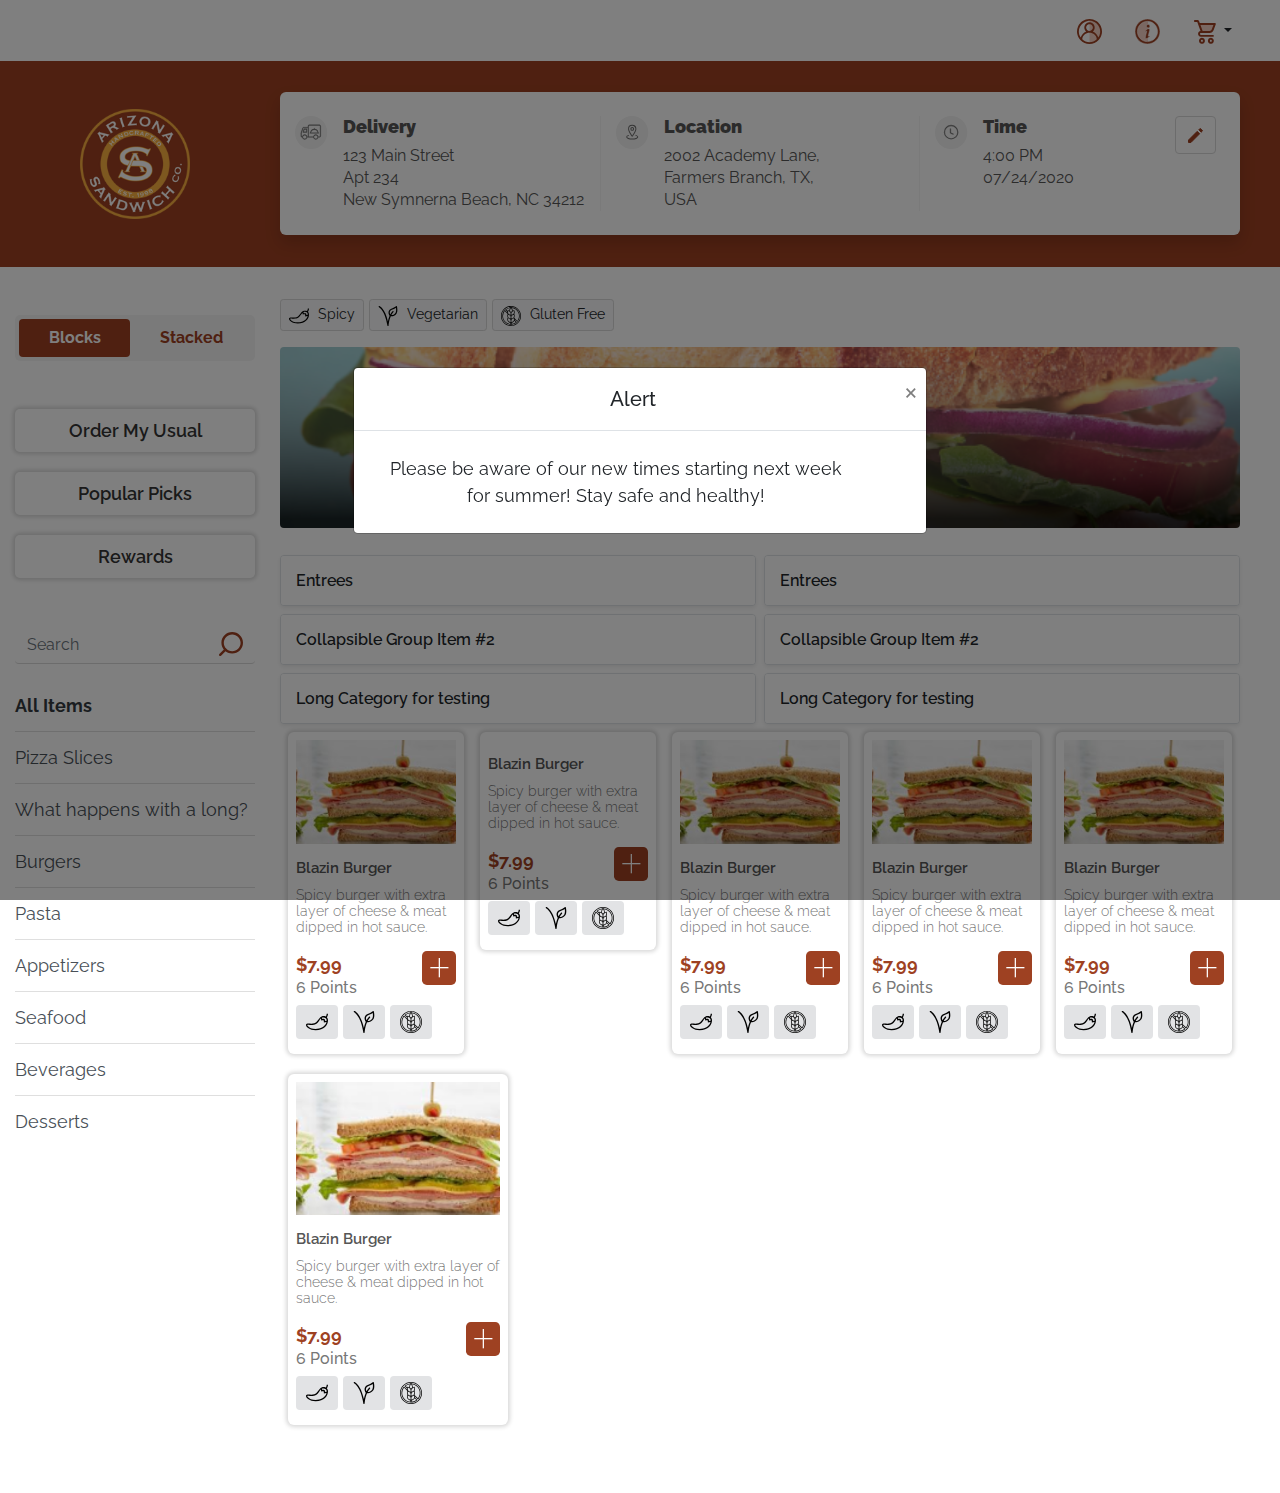
<file: index.html>
<!DOCTYPE html>
<html lang="en">
  <head>
    <!-- Required meta tags -->
    <meta charset="utf-8" />
    <meta
      name="viewport"
      content="width=device-width, initial-scale=1, shrink-to-fit=no"
    />

    <!-- Bootstrap CSS -->
    <link
      href="https://fonts.googleapis.com/css2?family=Raleway:wght@200;300;400;600;700&display=swap"
      rel="stylesheet"
    />
    <link rel="stylesheet" href="css/main.css" />

    <title>Arizona Sandwich! Ordering Menu</title>
  </head>

  <body>
    <!-- Top Navigation Desktop Starts-->
    <div class="container d-none d-md-block d-xl-block">
      <nav class="navbar">
        <!-- <a href="#" class="navbar-brand">
          <img src="images/logo.png" alt="" />
        </a> -->
        <ul class="nav ml-auto">
          <li class="nav-item">
            <a class="nav-link" href="#">
              <svg
                width="25"
                height="25"
                viewBox="0 0 25 25"
                fill="none"
                xmlns="http://www.w3.org/2000/svg"
              >
                <path
                  d="M12.5 23.9584V1.04175H14.5833L18.2292 2.60425L21.3542 5.20841L22.9167 7.81258L23.9583 10.4167L24.4792 13.5417L23.4375 17.1876L21.3542 20.3126L18.2292 22.3959L16.1458 23.9584H12.5Z"
                  fill="#F5D1C5"
                />
                <path
                  d="M21.6463 20.9989C23.3058 19.2194 24.4089 16.9944 24.8203 14.5973C25.2316 12.2001 24.9333 9.73518 23.962 7.50505C22.9906 5.27492 21.3885 3.3767 19.3523 2.04346C17.3161 0.710223 14.9346 0 12.5 0C10.0654 0 7.68386 0.710223 5.64769 2.04346C3.61153 3.3767 2.00941 5.27492 1.03805 7.50505C0.066689 9.73518 -0.231625 12.2001 0.179734 14.5973C0.591092 16.9944 1.69422 19.2194 3.35366 20.9989V21.0416H3.39635C4.56039 22.2905 5.96945 23.2865 7.5357 23.9675C9.10194 24.6485 10.7918 25 12.5 25C14.2082 25 15.8981 24.6485 17.4643 23.9675C19.0306 23.2865 20.4396 22.2905 21.6037 21.0416H21.6463V20.9989ZM1.82927 12.5136C1.82781 10.8427 2.21958 9.1948 2.97296 7.70295C3.72634 6.21109 4.82024 4.91705 6.16637 3.92525C7.51251 2.93346 9.07319 2.27169 10.7225 1.99334C12.3717 1.71499 14.0634 1.82786 15.661 2.32285C17.2586 2.81783 18.7173 3.68107 19.9194 4.84289C21.1216 6.00471 22.0335 7.43259 22.5816 9.01128C23.1297 10.59 23.2986 12.2753 23.0747 13.9312C22.8508 15.5871 22.2404 17.1673 21.2927 18.5441C20.9016 17.1882 20.2032 15.9406 19.2515 14.8979C18.2998 13.8553 17.1204 13.0457 15.8049 12.5319C16.6249 11.8517 17.2151 10.9354 17.495 9.9079C17.7749 8.88041 17.7308 7.79172 17.3688 6.79016C17.0068 5.78859 16.3445 4.92288 15.4722 4.31099C14.5998 3.6991 13.5598 3.37078 12.4939 3.37078C11.428 3.37078 10.388 3.6991 9.51562 4.31099C8.64326 4.92288 7.98097 5.78859 7.61899 6.79016C7.25701 7.79172 7.21295 8.88041 7.49282 9.9079C7.77268 10.9354 8.36286 11.8517 9.18293 12.5319C7.86741 13.0457 6.68805 13.8553 5.73635 14.8979C4.78464 15.9406 4.08617 17.1882 3.69513 18.5441C2.4749 16.7697 1.82412 14.6664 1.82927 12.5136ZM9.14634 8.55425C9.14634 7.89163 9.34303 7.24389 9.71154 6.69294C10.08 6.14199 10.6038 5.71258 11.2166 5.45901C11.8294 5.20544 12.5037 5.13909 13.1543 5.26836C13.8048 5.39763 14.4024 5.71671 14.8714 6.18525C15.3404 6.6538 15.6598 7.25076 15.7892 7.90064C15.9186 8.55053 15.8522 9.22416 15.5984 9.83634C15.3445 10.4485 14.9147 10.9718 14.3632 11.3399C13.8117 11.708 13.1633 11.9045 12.5 11.9045C11.611 11.9029 10.759 11.5494 10.1304 10.9215C9.5018 10.2935 9.14795 9.4423 9.14634 8.55425ZM5.21952 20.2863C5.4007 18.4831 6.24593 16.8114 7.59122 15.5956C8.93651 14.3798 10.6859 13.7066 12.5 13.7066C14.3141 13.7066 16.0635 14.3798 17.4088 15.5956C18.7541 16.8114 19.5993 18.4831 19.7805 20.2863C17.8108 22.1405 15.2065 23.1732 12.5 23.1732C9.79352 23.1732 7.18923 22.1405 5.21952 20.2863Z"
                  fill="#9E4122"
                />
              </svg>
            </a>
          </li>
          <li class="nav-item">
            <a class="nav-link" href="#">
              <svg
                width="27"
                height="27"
                viewBox="0 0 27 27"
                fill="none"
                xmlns="http://www.w3.org/2000/svg"
              >
                <path
                  d="M13.9805 24.9167V2H11.8971L8.2513 3.5625L5.1263 6.16667L3.5638 8.77083L2.52213 11.375L2.0013 14.5L3.04297 18.1458L5.1263 21.2708L8.2513 23.3542L10.3346 24.9167H13.9805Z"
                  fill="#F5D1C5"
                />
                <path
                  d="M13.54 1.00007C20.4024 1.02257 26.0398 6.66499 25.9998 13.4799C25.9978 15.126 25.6716 16.7556 25.0399 18.2756C24.4081 19.7957 23.4832 21.1764 22.3178 22.339C21.1525 23.5015 19.7695 24.4232 18.248 25.0513C16.7264 25.6794 15.0961 26.0017 13.45 25.9997C6.58256 26.0122 0.967641 20.3273 1.00014 13.3899C1.02919 10.0869 2.36444 6.92966 4.71411 4.60809C7.06379 2.28652 10.2369 0.989368 13.54 1.00007ZM13.5975 3.36503C12.2617 3.35214 10.9366 3.60425 9.69881 4.10676C8.46107 4.60927 7.33525 5.35222 6.38647 6.29262C5.4377 7.23303 4.68481 8.35222 4.17135 9.58547C3.65789 10.8187 3.39405 12.1415 3.39511 13.4774C3.33261 18.9998 7.91504 23.6097 13.4525 23.6222C14.788 23.6252 16.1108 23.3639 17.3448 22.8532C18.5788 22.3425 19.6995 21.5926 20.6424 20.6468C21.5852 19.7009 22.3315 18.5778 22.8382 17.3422C23.3449 16.1066 23.6021 14.7829 23.5948 13.4474C23.5623 7.90997 19.0624 3.37253 13.5975 3.36503Z"
                  fill="#9E4122"
                  stroke="white"
                  stroke-width="0.5"
                />
                <path
                  d="M12.9737 20.5846H12.0537C12.0379 20.5713 12.0202 20.5604 12.0012 20.5521C11.7278 20.4442 11.5039 20.2389 11.3728 19.9758C11.2418 19.7127 11.2127 19.4104 11.2912 19.1271C11.7087 17.4046 12.1387 15.6846 12.5562 13.9622C12.6143 13.7236 12.6561 13.4814 12.6812 13.2372C12.6897 13.207 12.6895 13.175 12.6806 13.1449C12.6718 13.1148 12.6546 13.0878 12.6312 13.0669C12.6077 13.0461 12.5789 13.0322 12.548 13.027C12.517 13.0217 12.4853 13.0253 12.4562 13.0372C12.3571 13.0588 12.2606 13.0915 12.1687 13.1347C11.9587 13.2222 11.7562 13.3247 11.5462 13.4072C11.4726 13.4491 11.3863 13.463 11.3032 13.4465C11.2201 13.43 11.1458 13.3841 11.0938 13.3172V12.9797C11.2363 12.7795 11.3979 12.5937 11.5762 12.4247C12.2062 11.9247 12.8537 11.4522 13.5037 10.9772C13.6429 10.8853 13.7922 10.8098 13.9487 10.7522C14.154 10.6628 14.382 10.6392 14.6012 10.6847C14.7842 10.7087 14.9597 10.7725 15.1155 10.8716C15.2712 10.9706 15.4034 11.1026 15.5027 11.2581C15.6021 11.4137 15.6662 11.5891 15.6905 11.772C15.7149 11.955 15.6989 12.1411 15.6437 12.3172C15.2354 13.9838 14.827 15.6422 14.4187 17.2921C14.3534 17.5622 14.3049 17.836 14.2737 18.1121C14.2659 18.1424 14.2671 18.1743 14.2772 18.2039C14.2873 18.2336 14.3059 18.2596 14.3307 18.2787C14.3554 18.2979 14.3852 18.3093 14.4164 18.3117C14.4476 18.3141 14.4788 18.3073 14.5062 18.2921C14.6612 18.2446 14.8062 18.1696 14.9562 18.1096C15.1062 18.0496 15.3237 17.9571 15.5112 17.8946C15.5643 17.8749 15.6224 17.8728 15.6768 17.8886C15.7313 17.9043 15.7792 17.9371 15.8137 17.9821C15.8524 18.0262 15.8761 18.0814 15.8815 18.1397C15.8869 18.1981 15.8737 18.2567 15.8437 18.3071C15.7982 18.4035 15.7402 18.4934 15.6712 18.5746C15.5164 18.745 15.3493 18.9037 15.1712 19.0496C14.4891 19.6299 13.7533 20.1439 12.9737 20.5846Z"
                  fill="#9E4122"
                  stroke="white"
                  stroke-width="0.5"
                />
                <path
                  d="M14.1624 9.90492C13.8157 9.90789 13.4759 9.80779 13.1861 9.61731C12.8964 9.42684 12.6698 9.15458 12.535 8.83509C12.4003 8.51559 12.3635 8.16327 12.4293 7.82283C12.4951 7.48238 12.6606 7.16916 12.9047 6.92292C13.1488 6.67668 13.4606 6.50852 13.8005 6.43977C14.1403 6.37102 14.493 6.40479 14.8136 6.53679C15.1343 6.66879 15.4085 6.89307 15.6014 7.18117C15.7944 7.46926 15.8974 7.80819 15.8974 8.15494C15.8991 8.38395 15.8554 8.61102 15.769 8.82311C15.6826 9.03519 15.5551 9.22809 15.3938 9.39072C15.2326 9.55336 15.0408 9.68251 14.8295 9.77075C14.6181 9.859 14.3915 9.90459 14.1624 9.90492Z"
                  fill="#9E4122"
                  stroke="white"
                  stroke-width="0.5"
                />
              </svg>
            </a>
          </li>
          <li class="nav-item">
            <a class="nav-link" href="#">
              <div class="btn-group">
                <button
                  type="button"
                  class="btn dropdown-toggle p-0"
                  data-toggle="dropdown"
                  aria-haspopup="true"
                  aria-expanded="false"
                >
                  <svg
                    width="22"
                    height="24"
                    viewBox="0 0 22 24"
                    fill="none"
                    xmlns="http://www.w3.org/2000/svg"
                  >
                    <path
                      d="M20.5 4H6L5.5 4.5L8 12H17L20.5 4Z"
                      fill="#F5D1C5"
                    />
                    <path
                      d="M3.27484 7.46913e-10H0.992376C0.729182 7.46913e-10 0.476767 0.104554 0.29066 0.29066C0.104554 0.476767 0 0.729182 0 0.992376C0 1.25557 0.104554 1.50799 0.29066 1.69409C0.476767 1.8802 0.729182 1.98475 0.992376 1.98475H3.27484L6.53728 10.9583C5.80783 11.0807 5.15004 11.4702 4.69205 12.0509C4.23405 12.6317 4.00865 13.3622 4.05974 14.1001C4.11083 14.8379 4.43476 15.5304 4.96842 16.0425C5.50209 16.5546 6.20728 16.8497 6.94663 16.8704H18.8551C19.1183 16.8704 19.3708 16.7658 19.5569 16.5797C19.743 16.3936 19.8475 16.1412 19.8475 15.878C19.8475 15.6148 19.743 15.3624 19.5569 15.1763C19.3708 14.9902 19.1183 14.8856 18.8551 14.8856H6.94663C6.68344 14.8856 6.43102 14.7811 6.24492 14.595C6.05881 14.4089 5.95426 14.1565 5.95426 13.8933C5.95426 13.6301 6.05881 13.3777 6.24492 13.1915C6.43102 13.0054 6.68344 12.9009 6.94663 12.9009H15.682C16.5238 12.8983 17.3449 12.6403 18.0368 12.1609C18.7288 11.6816 19.2589 11.0036 19.5573 10.2165L21.7703 4.31684C21.8264 4.16666 21.8453 4.00513 21.8253 3.84607C21.8054 3.687 21.7472 3.53513 21.6558 3.40346C21.5643 3.27178 21.4423 3.16422 21.3002 3.08997C21.1582 3.01573 21.0002 2.97701 20.8399 2.97713H5.95426C5.88761 2.97734 5.82115 2.98398 5.75578 2.99698L5.14051 1.30746C5.00142 0.924326 4.74774 0.593309 4.41395 0.359389C4.08016 0.125469 3.68244 -1.11785e-05 3.27484 7.46913e-10ZM19.401 4.96188L17.699 9.51937C17.5441 9.92923 17.2682 10.2823 16.908 10.5318C16.5477 10.7812 16.1202 10.9153 15.682 10.9161H8.63367L6.46781 4.96188H19.401Z"
                      fill="#9E4122"
                    />
                    <path
                      d="M4.96191 20.8399C4.96191 21.4287 5.13652 22.0043 5.46365 22.4939C5.79078 22.9835 6.25575 23.3651 6.79974 23.5904C7.34374 23.8158 7.94234 23.8747 8.51985 23.7598C9.09736 23.645 9.62783 23.3614 10.0442 22.9451C10.4605 22.5287 10.7441 21.9982 10.859 21.4207C10.9738 20.8432 10.9149 20.2446 10.6896 19.7006C10.4642 19.1566 10.0826 18.6917 9.59305 18.3645C9.10346 18.0374 8.52786 17.8628 7.93904 17.8628C7.14946 17.8628 6.39221 18.1765 5.83389 18.7348C5.27558 19.2931 4.96191 20.0503 4.96191 20.8399ZM8.93142 20.8399C8.93142 21.0362 8.87322 21.2281 8.76417 21.3913C8.65513 21.5545 8.50014 21.6816 8.31881 21.7568C8.13748 21.8319 7.93794 21.8515 7.74544 21.8132C7.55294 21.7749 7.37611 21.6804 7.23733 21.5416C7.09854 21.4029 7.00403 21.226 6.96573 21.0335C6.92744 20.841 6.9471 20.6415 7.02221 20.4602C7.09732 20.2788 7.22451 20.1238 7.38771 20.0148C7.5509 19.9057 7.74277 19.8475 7.93904 19.8475C8.20224 19.8475 8.45465 19.9521 8.64076 20.1382C8.82686 20.3243 8.93142 20.5767 8.93142 20.8399Z"
                      fill="#9E4122"
                    />
                    <path
                      d="M16.8717 17.8628C16.2828 17.8628 15.7072 18.0374 15.2177 18.3645C14.7281 18.6917 14.3465 19.1566 14.1212 19.7006C13.8958 20.2446 13.8369 20.8432 13.9517 21.4207C14.0666 21.9982 14.3502 22.5287 14.7665 22.9451C15.1829 23.3614 15.7133 23.645 16.2909 23.7598C16.8684 23.8747 17.467 23.8158 18.011 23.5904C18.555 23.3651 19.0199 22.9835 19.3471 22.4939C19.6742 22.0043 19.8488 21.4287 19.8488 20.8399C19.8488 20.0503 19.5351 19.2931 18.9768 18.7348C18.4185 18.1765 17.6612 17.8628 16.8717 17.8628ZM16.8717 21.8323C16.6754 21.8323 16.4835 21.7741 16.3203 21.6651C16.1571 21.556 16.0299 21.401 15.9548 21.2197C15.8797 21.0384 15.8601 20.8388 15.8984 20.6463C15.9366 20.4538 16.0312 20.277 16.1699 20.1382C16.3087 19.9994 16.4856 19.9049 16.6781 19.8666C16.8706 19.8283 17.0701 19.848 17.2514 19.9231C17.4328 19.9982 17.5877 20.1254 17.6968 20.2886C17.8058 20.4518 17.864 20.6436 17.864 20.8399C17.864 21.1031 17.7595 21.3555 17.5734 21.5416C17.3873 21.7277 17.1349 21.8323 16.8717 21.8323Z"
                      fill="#9E4122"
                    />
                  </svg>
                </button>
                <div
                  class="dropdown-menu pb-0 dropdown-menu-right bg-transparent rounded"
                >
                  <div class="cart-toggle cart-section cart-dropdown bg-white">
                    <div class="cart-inner px-0 shadow-none">
                      <div class="row">
                        <div class="col">
                          <h4>Cart</h4>
                        </div>
                      </div>
                      <div class="row">
                        <div class="col">
                          <div class="two-col">
                            <div class="add-ons-container">
                              <div class="d-flex justify-content-between">
                                <h5>Blazin Burger</h5>
                                <strong>$8.50</strong>
                              </div>
                              <div class="title-price-holder">
                                <div class="add-remove-items">
                                  <button class="btn">-</button>
                                  <input
                                    type="text"
                                    class="form-control"
                                    placeholder="1"
                                  />
                                  <button class="btn">+</button>
                                </div>

                                <button class="btn edit-item">
                                  <img src="images/pencil-icon.svg" alt="" />
                                </button>
                              </div>
                              <div class="cart-desc-align"></div>
                            </div>
                          </div>
                          <div class="two-col flat-border">
                            <div class="cart-desc">
                              <p>Add-ons</p>
                              <small>Left</small>
                              <div class="add-ons">
                                <h5>Ancovies</h5>
                                <span class="ml-4">x2</span>
                                <div class="price">$4.00</div>
                              </div>
                              <small>Right</small>
                              <div class="add-ons">
                                <h5>Pepperoni</h5>
                                <span class="ml-4">x2</span>
                                <div class="price">$4.00</div>
                              </div>
                            </div>
                          </div>
                          <div class="two-col">
                            <div class="add-ons-container">
                              <div class="d-flex justify-content-between">
                                <h5>Grilled Sandwich</h5>
                                <strong>$8.50</strong>
                              </div>
                              <div class="title-price-holder">
                                <div class="add-remove-items">
                                  <button class="btn">-</button>
                                  <input
                                    type="text"
                                    class="form-control"
                                    placeholder="1"
                                  />
                                  <button class="btn">+</button>
                                </div>

                                <button class="btn edit-item">
                                  <img src="images/pencil-icon.svg" alt="" />
                                </button>
                              </div>
                              <div class="cart-desc-align"></div>
                            </div>
                          </div>
                          <div class="two-col flat-border pb-0">
                            <div class="cart-desc">
                              <p>Add-ons</p>
                              <small>Left</small>
                              <div class="add-ons">
                                <h5>Ancovies</h5>
                                <span class="ml-4">x2</span>
                                <div class="price">$4.00</div>
                              </div>
                              <small>Right</small>
                              <div class="add-ons">
                                <h5>Pepperoni</h5>
                                <span class="ml-4">x2</span>
                                <div class="price">$4.00</div>
                              </div>
                              <div class="row">
                                <div class="col sub-total mt-4 bg-light">
                                  <div class="add-ons">
                                    <h5>Sub Total</h5>
                                    <div class="price">$13.00</div>
                                  </div>
                                  <div
                                    class="accordion w-100"
                                    id="accordionExample"
                                  >
                                    <div class="card">
                                      <div
                                        class="card-header p-0"
                                        id="headingOne"
                                      >
                                        <h2
                                          class="mb-0"
                                          type="button"
                                          data-toggle="collapse"
                                          data-target="#collapseOne"
                                          aria-expanded="true"
                                          aria-controls="collapseOne"
                                        >
                                          <div class="add-ons">
                                            <h5>Taxes &amp; Fees</h5>
                                            <div class="price">$4.00</div>
                                          </div>
                                        </h2>
                                      </div>
                                      <div
                                        id="collapseOne"
                                        class="collapse"
                                        aria-labelledby="headingOne"
                                        data-parent="#accordionExample"
                                      >
                                        <div class="card-body px-0">
                                          <div class="add-ons">
                                            <h5>Online Ordering</h5>
                                            <div class="price">$1.00</div>
                                          </div>
                                          <div class="add-ons">
                                            <h5>Service Charges</h5>
                                            <div class="price">$1.00</div>
                                          </div>
                                          <div class="add-ons">
                                            <h5>Order Fee</h5>
                                            <div class="price">$1.00</div>
                                          </div>
                                          <div class="add-ons">
                                            <h5>Delivery Charges</h5>
                                            <div class="price">$1.00</div>
                                          </div>
                                        </div>
                                      </div>
                                    </div>
                                  </div>
                                  <div class="add-ons total mb-3">
                                    <h5><strong>Total</strong></h5>
                                    <div class="price">
                                      <strong>$17.00</strong>
                                    </div>
                                  </div>
                                </div>
                                <div class="col-md-12 px-0">
                                  <div class="row">
                                    <div class="col-12">
                                      <button
                                        class="btn checkout btn-block btn-lg"
                                      >
                                        Proceed to Checkout
                                      </button>
                                    </div>
                                  </div>
                                </div>
                              </div>
                            </div>
                          </div>
                        </div>
                      </div>
                    </div>
                  </div>
                </div>
              </div>
            </a>
          </li>
        </ul>
      </nav>
    </div>
    <!-- Top Navigation Desktop Ends-->

    <!-- Arizona Sandwich Container with brown bg starts -->
    <div class="container-fluid arizona-sandwich-banner py-md-3 py-xl-5">
      <div class="container">
        <div class="row">
          <div class="arz-sandwich-logo">
            <a href="javascript:;">
              <img
                src="images/arizona-sandwish-logo.svg"
                alt=""
                class="img-fluid"
              />

              <!-- <img
                src="images/opensesamecafe-web1200x180logo.png"
                class="img-fluid"
                alt=""
              /> -->
            </a>
          </div>
          <div class="col-md col-xl d-flex align-items-center mobile-Nav px-0">
            <!-- <h3 class="d-none d-md-block d-xl-block ml-sm-5 ml-lg-0 ml-xl-5">
              Menu
            </h3> -->
            <a href="#" class="d-block d-md-none d-xl-none">
              <svg
                width="29"
                height="21"
                viewBox="0 0 29 21"
                fill="none"
                xmlns="http://www.w3.org/2000/svg"
              >
                <rect
                  width="28.4118"
                  height="3.70588"
                  rx="1.85294"
                  fill="white"
                />
                <rect
                  y="8.64697"
                  width="28.4118"
                  height="3.70588"
                  rx="1.85294"
                  fill="white"
                />
                <rect
                  y="17.2942"
                  width="28.4118"
                  height="3.70588"
                  rx="1.85294"
                  fill="white"
                />
              </svg>
            </a>
            <a
              href="#"
              class="navbar-brand d-block d-md-none d-xl-none ml-3 mobile-search"
            >
              <svg
                width="24"
                height="24"
                viewBox="0 0 24 24"
                fill="none"
                xmlns="http://www.w3.org/2000/svg"
              >
                <path
                  fill-rule="evenodd"
                  clip-rule="evenodd"
                  d="M13.2 2.4C17.8392 2.4 21.6 6.16081 21.6 10.8C21.6 15.4392 17.8392 19.2 13.2 19.2C8.56081 19.2 4.8 15.4392 4.8 10.8C4.8 6.16081 8.56081 2.4 13.2 2.4ZM24 10.8C24 4.83532 19.1647 0 13.2 0C7.23532 0 2.4 4.83532 2.4 10.8C2.4 16.7647 7.23532 21.6 13.2 21.6C19.1647 21.6 24 16.7647 24 10.8Z"
                  fill="white"
                />
                <path
                  fill-rule="evenodd"
                  clip-rule="evenodd"
                  d="M7.26853 16.7315C6.7999 16.2628 6.0401 16.2628 5.57147 16.7315L0.351471 21.9515C-0.117159 22.4201 -0.117159 23.1799 0.351471 23.6485C0.820099 24.1172 1.5799 24.1172 2.04853 23.6485L7.26853 18.4285C7.73716 17.9599 7.73716 17.2001 7.26853 16.7315Z"
                  fill="white"
                />
              </svg>
            </a>

            <input
              type="text"
              class="form-control mobile-search-container"
              placeholder="Enter Search Here"
              style="display: none"
            />

            <nav
              class="nav ml-auto d-flex d-md-none d-xl-none align-items-center"
            >
              <a href="#" class="nav-link">
                <div class="btn-group">
                  <button
                    type="button"
                    class="btn btn-secondary dropdown-toggle"
                    data-toggle="dropdown"
                    aria-haspopup="true"
                    aria-expanded="false"
                  >
                    <img src="images/info.png" alt="" class="img-fluid" />
                  </button>
                  <div class="dropdown-menu dropdown-menu-right mobile-method">
                    <div class="row">
                      <div class="col-xl-4">
                        <h4>Delivery</h4>
                        <p>
                          123 Main Street <br />
                          Apt 234 <br />
                          New Symnerna Beach, NC 34212
                        </p>
                      </div>

                      <div class="col-xl-4">
                        <h4>Location</h4>
                        <p>
                          2002 Academy Lane, <br />
                          Farmers Branch, TX, <br />
                          USA
                        </p>
                      </div>

                      <div class="col-xl-3">
                        <h4>Time</h4>
                        <p>
                          4:00 PM <br />
                          07/24/2020
                        </p>
                      </div>
                    </div>
                  </div>
                </div>
              </a>
              <a
                class="nav-link cart-items"
                href="#"
                data-toggle="modal"
                data-target="#cartModal"
              >
                <svg
                  width="22"
                  height="17"
                  viewBox="0 0 22 17"
                  fill="none"
                  xmlns="http://www.w3.org/2000/svg"
                >
                  <path
                    d="M3.27484 7.46913e-10H0.992376C0.729182 7.46913e-10 0.476767 0.104554 0.29066 0.29066C0.104554 0.476767 0 0.729182 0 0.992376C0 1.25557 0.104554 1.50799 0.29066 1.69409C0.476767 1.8802 0.729182 1.98475 0.992376 1.98475H3.27484L6.53728 10.9583C5.80783 11.0807 5.15004 11.4702 4.69205 12.0509C4.23405 12.6317 4.00865 13.3622 4.05974 14.1001C4.11083 14.8379 4.43476 15.5304 4.96842 16.0425C5.50209 16.5546 6.20728 16.8497 6.94663 16.8704H18.8551C19.1183 16.8704 19.3708 16.7658 19.5569 16.5797C19.743 16.3936 19.8475 16.1412 19.8475 15.878C19.8475 15.6148 19.743 15.3624 19.5569 15.1763C19.3708 14.9902 19.1183 14.8856 18.8551 14.8856H6.94663C6.68344 14.8856 6.43102 14.7811 6.24492 14.595C6.05881 14.4089 5.95426 14.1565 5.95426 13.8933C5.95426 13.6301 6.05881 13.3777 6.24492 13.1915C6.43102 13.0054 6.68344 12.9009 6.94663 12.9009H15.682C16.5238 12.8983 17.3449 12.6403 18.0368 12.1609C18.7288 11.6816 19.2589 11.0036 19.5573 10.2165L21.7703 4.31684C21.8264 4.16666 21.8453 4.00513 21.8253 3.84607C21.8054 3.687 21.7472 3.53513 21.6558 3.40346C21.5643 3.27178 21.4423 3.16422 21.3002 3.08997C21.1582 3.01573 21.0002 2.97701 20.8399 2.97713H5.95426C5.88761 2.97734 5.82115 2.98398 5.75578 2.99698L5.14051 1.30746C5.00142 0.924326 4.74774 0.593309 4.41395 0.359389C4.08016 0.125469 3.68244 -1.11785e-05 3.27484 7.46913e-10ZM19.401 4.96188L17.699 9.51937C17.5441 9.92923 17.2682 10.2823 16.908 10.5318C16.5477 10.7812 16.1202 10.9153 15.682 10.9161H8.63367L6.46781 4.96188H19.401Z"
                    fill="white"
                  />
                </svg>

                <span class="badge">2</span>
              </a>
            </nav>
          </div>
        </div>
      </div>
    </div>

    <!-- Arizona Sandwich Container with brown bg starts -->
    <div class="container-fluid pb-5">
      <div class="container">
        <div class="row">
          <!-- Left Side Container Listing starts -->

          <aside class="d-none d-md-block d-xl-block">
            <div class="block-stacked my-md-5 p-1 d-none d-md-none d-xl-block">
              <button class="btn btn-brown mb-3 mb-xl-0 blocks-button">
                Blocks
              </button>
              <button class="btn mb-3 mb-xl-0 stacked-button">Stacked</button>
            </div>
            <div class="btn-blocks d-none d-md-block d-xl-block mt-4">
              <button
                class="btn btn-lg btn-block border-0 bg-white"
                data-toggle="modal"
                data-target="#orderUsualModal"
              >
                Order My Usual
              </button>
              <button
                class="btn btn-lg btn-block border-0 bg-white"
                data-toggle="modal"
                data-target="#popularPicksModal"
              >
                Popular Picks
              </button>
              <button
                class="btn btn-lg btn-block border-0 bg-white"
                data-toggle="modal"
                data-target="#rewardsModal"
              >
                Rewards
              </button>
            </div>

            <div class="left-listing mt-5 mb-3">
              <div class="input-group mb-3">
                <input
                  type="text"
                  class="form-control"
                  placeholder="Search"
                  aria-describedby="basic-addon2"
                />
                <div class="input-group-append">
                  <span class="input-group-text" id="basic-addon2">
                    <svg
                      width="24"
                      height="24"
                      viewBox="0 0 24 24"
                      fill="none"
                      xmlns="http://www.w3.org/2000/svg"
                    >
                      <path
                        fill-rule="evenodd"
                        clip-rule="evenodd"
                        d="M13.2 2.4C17.8392 2.4 21.6 6.16081 21.6 10.8C21.6 15.4392 17.8392 19.2 13.2 19.2C8.56081 19.2 4.8 15.4392 4.8 10.8C4.8 6.16081 8.56081 2.4 13.2 2.4ZM24 10.8C24 4.83532 19.1647 0 13.2 0C7.23532 0 2.4 4.83532 2.4 10.8C2.4 16.7647 7.23532 21.6 13.2 21.6C19.1647 21.6 24 16.7647 24 10.8Z"
                        fill="#9E4122"
                      />
                      <path
                        fill-rule="evenodd"
                        clip-rule="evenodd"
                        d="M7.26853 16.7315C6.7999 16.2628 6.0401 16.2628 5.57147 16.7315L0.351471 21.9515C-0.117159 22.4201 -0.117159 23.1799 0.351471 23.6485C0.820099 24.1172 1.5799 24.1172 2.04853 23.6485L7.26853 18.4285C7.73716 17.9599 7.73716 17.2001 7.26853 16.7315Z"
                        fill="#9E4122"
                      />
                    </svg>
                  </span>
                </div>
              </div>
              <ul class="list-group list-group-flush">
                <li class="list-group-item">
                  <a
                    class="list-group-item-action font-weight-bold text-dark"
                    href="#"
                    >All Items</a
                  >
                </li>
                <li class="list-group-item">
                  <a href="" class="list-group-item-action">Pizza Slices</a>
                </li>
                <li class="list-group-item">
                  <a href="" class="list-group-item-action"
                    >What happens with a long?</a
                  >
                </li>
                <li class="list-group-item">
                  <a href="" class="list-group-item-action">Burgers</a>
                </li>
                <li class="list-group-item">
                  <a href="" class="list-group-item-action">Pasta</a>
                </li>
                <li class="list-group-item">
                  <a href="" class="list-group-item-action">Appetizers</a>
                </li>
                <li class="list-group-item">
                  <a href="" class="list-group-item-action">Seafood</a>
                </li>
                <li class="list-group-item">
                  <a href="" class="list-group-item-action">Beverages</a>
                </li>
                <li class="list-group-item">
                  <a href="" class="list-group-item-action">Desserts</a>
                </li>
              </ul>
            </div>
          </aside>
          <!-- Left Side Container Listing ends -->

          <!-- Main container with right side content starts -->
          <main class="col-md col-xl right-side">
            <div
              class="row mt-md-2 mt-xl-0 mb-3 top-spacing d-none d-md-block d-xl-block"
            >
              <!-- Method info Delivery, Location and Time starts -->
              <div class="col delivery-info py-4 shadow">
                <div class="row">
                  <div class="col-md-5 col-xl-4 mb-4 mb-md-0">
                    <div class="row">
                      <div class="col-2 d-md-none d-xl-block col-xl-auto pr-0">
                        <img src="images/delivery-icon.svg" alt="" />
                      </div>
                      <div class="col">
                        <h4>Delivery</h4>
                        <p>
                          123 Main Street <br />
                          Apt 234 <br />
                          New Symnerna Beach, NC 34212
                        </p>
                      </div>
                    </div>
                  </div>
                  <div class="col-md-4 col-xl-4 mb-4 mb-md-0 border-left-right">
                    <div class="row">
                      <div class="col-2 d-md-none d-xl-block col-xl-auto pr-0">
                        <img src="images/location.svg" alt="" />
                      </div>
                      <div class="col">
                        <h4>Location</h4>
                        <p>
                          2002 Academy Lane, <br />
                          Farmers Branch, TX, <br />
                          USA
                        </p>
                      </div>
                    </div>
                  </div>
                  <div class="col-md-3 col-xl-3">
                    <div class="row">
                      <div class="col-2 d-md-none d-xl-block col-xl-auto pr-0">
                        <img src="images/time-icon.svg" alt="" />
                      </div>
                      <div class="col">
                        <h4>Time</h4>
                        <p>
                          4:00 PM <br />
                          07/24/2020
                        </p>
                      </div>
                    </div>
                  </div>
                  <div class="d-md-none d-xl-block col-xl-1">
                    <button class="btn">
                      <svg
                        width="15"
                        height="15"
                        viewBox="0 0 15 15"
                        fill="none"
                        xmlns="http://www.w3.org/2000/svg"
                      >
                        <path
                          d="M2.91832 14.4999H0.5V12.0816L9.2221 3.35945L11.6404 5.77778L2.91832 14.4999Z"
                          fill="#9E4122"
                          stroke="#9E4122"
                        />
                        <path
                          d="M13.2309 4.18732L10.8126 1.76899L11.9842 0.597337C12.114 0.467554 12.3267 0.467554 12.4565 0.597337L12.4565 0.597341L14.4026 2.54343C14.4026 2.54343 14.4026 2.54343 14.4026 2.54343C14.5324 2.67321 14.5324 2.88586 14.4026 3.01564L14.4026 3.01566L13.2309 4.18732Z"
                          fill="#9E4122"
                          stroke="#9E4122"
                        />
                      </svg>
                    </button>
                  </div>
                </div>
              </div>
              <!-- Method info Delivery, Location and Time Ends -->
            </div>
            <!-- Alert Starts -->
            <!-- <div
              class="row alert-text text-center py-3 px-3 mb-0 alert alert-dismissible fade show"
              role="alert"
            >
              <div class="col px-0">
                <p>
                  <span>Alert:</span> Please be aware of our new times starting
                  next week for summer! Stay safe and healthy!
                </p>

                <button
                  type="button"
                  class="close"
                  data-dismiss="alert"
                  aria-label="Close"
                >
                  <span aria-hidden="true">
                    <svg
                      width="13"
                      height="13"
                      viewBox="0 0 13 13"
                      fill="none"
                      xmlns="http://www.w3.org/2000/svg"
                    >
                      <path
                        d="M1 1L12 11.5"
                        stroke="#9E4122"
                        stroke-width="2"
                      />
                      <path
                        d="M12 1L0.999999 11.5"
                        stroke="#9E4122"
                        stroke-width="2"
                      />
                    </svg>
                  </span>
                </button>
              </div>
            </div> -->
            <!-- Alert Ends -->

            <!-- Aside Content for Mobile/iPad Only -->

            <aside class="d-block d-md-none d-xl-none mt-3">
              <div class="btn-blocks mt-0">
                <button
                  class="btn btn-lg btn-block border-0 bg-white"
                  data-toggle="modal"
                  data-target="#orderUsualModal"
                >
                  Order My Usual
                </button>
                <button
                  class="btn btn-lg btn-block border-0 bg-white"
                  data-toggle="modal"
                  data-target="#popularPicksModal"
                >
                  Popular Picks
                </button>
                <button
                  class="btn btn-lg btn-block border-0 bg-white"
                  data-toggle="modal"
                  data-target="#rewardsModal"
                >
                  Rewards
                </button>
              </div>

              <div class="left-listing my-4 mb-2">
                <ul class="list-group list-group-flush px-0">
                  <li class="list-group-item">
                    <a
                      class="list-group-item-action font-weight-bold text-dark"
                      href="#"
                      >All Items</a
                    >
                  </li>
                  <li class="list-group-item">
                    <a href="" class="list-group-item-action">Pizza Slices</a>
                  </li>
                  <li class="list-group-item">
                    <a href="" class="list-group-item-action"
                      >What happens with a long?</a
                    >
                  </li>
                  <li class="list-group-item">
                    <a href="" class="list-group-item-action">Burgers</a>
                  </li>
                  <li class="list-group-item">
                    <a href="" class="list-group-item-action">Pasta</a>
                  </li>
                  <li class="list-group-item">
                    <a href="" class="list-group-item-action">Appetizers</a>
                  </li>
                  <li class="list-group-item">
                    <a href="" class="list-group-item-action">Seafood</a>
                  </li>
                  <li class="list-group-item">
                    <a href="" class="list-group-item-action">Beverages</a>
                  </li>
                  <li class="list-group-item">
                    <a href="" class="list-group-item-action">Desserts</a>
                  </li>
                </ul>
              </div>
            </aside>

            <!-- Aside Content for Mobile/iPad Only -->

            <!-- Catergory Items Starts -->

            <div class="row">
              <div class="col">
                <div class="row mb-3 text-center text-xl-left mt-xl-5">
                  <div class="col filter-buttons px-0">
                    <button
                      class="btn btn-sm btn-light btn-tgl"
                      onclick="toggleClass( this )"
                    >
                      <img src="images/chili.svg" alt="" /> Spicy
                    </button>
                    <button
                      class="btn btn-sm btn-light btn-tgl"
                      onclick="toggleClass( this )"
                    >
                      <img src="images/vegetarian.svg" alt="" /> Vegetarian
                    </button>
                    <button
                      class="btn btn-sm btn-light btn-tgl"
                      onclick="toggleClass( this )"
                    >
                      <img src="images/gluten.svg" alt="" /> Gluten Free
                    </button>
                  </div>
                  <!-- <div class="col px-0 d-none d-xl-block">
                    <button
                      class="btn btn-sm cart-eye float-right font-weight-bold bg-light"
                      id="cartToggle"
                    >
                      Cart &nbsp; <img src="images/cart-eye.svg" alt="" />
                    </button>
                  </div> -->
                </div>
                <div class="row">
                  <!-- Catergory Items Starts -->
                  <div class="col-md-12 col-xl items-section">
                    <div class="row d-md-flex d-xl-flex">
                      <div class="col-xl px-0">
                        <div
                          class="col burger-banner mb-4 text-center rounded bg-transparent p-0"
                        >
                          <img
                            src="images/burger-banner-img.png"
                            alt=""
                            class="img-fluid w-100 rounded"
                          />
                          <div class="w-100"></div>
                          <h4>Burger</h4>
                        </div>

                        <div class="col grid-list-container">
                          <div class="row collapse-view">
                            <div class="col-md-6 pl-md-0 pr-md-1">
                              <div class="accordion" id="accordionExample">
                                <div class="card mb-2 border rounded shadow-sm">
                                  <div
                                    class="card-header bg-white"
                                    id="headingOne"
                                  >
                                    <h3
                                      class="mb-0"
                                      data-toggle="collapse"
                                      data-target="#collapseOne"
                                      aria-expanded="true"
                                      aria-controls="collapseOne"
                                    >
                                      Entrees
                                    </h3>
                                  </div>
                                  <div
                                    id="collapseOne"
                                    class="collapse"
                                    aria-labelledby="headingOne"
                                    data-parent="#accordionExample"
                                  >
                                    <div class="card-body">
                                      <div class="row">
                                        <div
                                          class="col px-0 order-my-usual collapse-view-content"
                                        >
                                          <table class="table">
                                            <tbody>
                                              <tr>
                                                <td class="border-0">
                                                  <img
                                                    src="images/blazin-burger.png"
                                                    alt=""
                                                  />
                                                </td>
                                                <td class="border-0">
                                                  <h4>Blazin Burger</h4>
                                                  <p>
                                                    Spicy burger with extra
                                                    layer of cheese
                                                  </p>
                                                </td>
                                                <td class="border-0">
                                                  <p><strong>$7.99</strong></p>
                                                  <button class="btn">+</button>
                                                </td>
                                              </tr>
                                              <tr>
                                                <td>
                                                  <img
                                                    src="images/blazin-burger.png"
                                                    alt=""
                                                  />
                                                </td>
                                                <td>
                                                  <h4>Blazin Burger</h4>
                                                  <p>
                                                    Spicy burger with extra
                                                    layer of cheese
                                                  </p>
                                                </td>
                                                <td>
                                                  <p><strong>$7.99</strong></p>
                                                  <button class="btn">+</button>
                                                </td>
                                              </tr>
                                              <tr>
                                                <td>
                                                  <img
                                                    src="images/blazin-burger.png"
                                                    alt=""
                                                  />
                                                </td>
                                                <td>
                                                  <h4>Blazin Burger</h4>
                                                  <p>
                                                    Spicy burger with extra
                                                    layer of cheese
                                                  </p>
                                                </td>
                                                <td>
                                                  <p><strong>$7.99</strong></p>
                                                  <button class="btn">+</button>
                                                </td>
                                              </tr>
                                            </tbody>
                                          </table>
                                        </div>
                                      </div>
                                    </div>
                                  </div>
                                </div>
                                <div class="card mb-2 border rounded shadow-sm">
                                  <div
                                    class="card-header bg-white"
                                    id="headingTwo"
                                  >
                                    <h3
                                      class="mb-0"
                                      data-toggle="collapse"
                                      data-target="#collapseTwo"
                                      aria-expanded="false"
                                      aria-controls="collapseTwo"
                                    >
                                      Collapsible Group Item #2
                                    </h3>
                                  </div>
                                  <div
                                    id="collapseTwo"
                                    class="collapse"
                                    aria-labelledby="headingTwo"
                                    data-parent="#accordionExample"
                                  >
                                    <div class="card-body">
                                      <div class="row">
                                        <div
                                          class="col px-0 order-my-usual collapse-view-content"
                                        >
                                          <table class="table">
                                            <tbody>
                                              <tr>
                                                <td class="border-0">
                                                  <img
                                                    src="images/blazin-burger.png"
                                                    alt=""
                                                  />
                                                </td>
                                                <td class="border-0">
                                                  <h4>Blazin Burger</h4>
                                                  <p>
                                                    Spicy burger with extra
                                                    layer of cheese
                                                  </p>
                                                </td>
                                                <td class="border-0">
                                                  <p><strong>$7.99</strong></p>
                                                  <button class="btn">+</button>
                                                </td>
                                              </tr>
                                              <tr>
                                                <td>
                                                  <img
                                                    src="images/blazin-burger.png"
                                                    alt=""
                                                  />
                                                </td>
                                                <td>
                                                  <h4>Blazin Burger</h4>
                                                  <p>
                                                    Spicy burger with extra
                                                    layer of cheese
                                                  </p>
                                                </td>
                                                <td>
                                                  <p><strong>$7.99</strong></p>
                                                  <button class="btn">+</button>
                                                </td>
                                              </tr>
                                              <tr>
                                                <td>
                                                  <img
                                                    src="images/blazin-burger.png"
                                                    alt=""
                                                  />
                                                </td>
                                                <td>
                                                  <h4>Blazin Burger</h4>
                                                  <p>
                                                    Spicy burger with extra
                                                    layer of cheese
                                                  </p>
                                                </td>
                                                <td>
                                                  <p><strong>$7.99</strong></p>
                                                  <button class="btn">+</button>
                                                </td>
                                              </tr>
                                            </tbody>
                                          </table>
                                        </div>
                                      </div>
                                    </div>
                                  </div>
                                </div>
                                <div class="card mb-2 border rounded shadow-sm">
                                  <div
                                    class="card-header bg-white"
                                    id="headingThree"
                                  >
                                    <h3
                                      class="mb-0"
                                      data-toggle="collapse"
                                      data-target="#collapseThree"
                                      aria-expanded="false"
                                      aria-controls="collapseThree"
                                    >
                                      Long Category for testing
                                    </h3>
                                  </div>
                                  <div
                                    id="collapseThree"
                                    class="collapse"
                                    aria-labelledby="headingThree"
                                    data-parent="#accordionExample"
                                  >
                                    <div class="card-body">
                                      <div class="row">
                                        <div
                                          class="col px-0 order-my-usual collapse-view-content"
                                        >
                                          <table class="table">
                                            <tbody>
                                              <tr>
                                                <td class="border-0">
                                                  <img
                                                    src="images/blazin-burger.png"
                                                    alt=""
                                                  />
                                                </td>
                                                <td class="border-0">
                                                  <h4>Blazin Burger</h4>
                                                  <p>
                                                    Spicy burger with extra
                                                    layer of cheese
                                                  </p>
                                                </td>
                                                <td class="border-0">
                                                  <p><strong>$7.99</strong></p>
                                                  <button class="btn">+</button>
                                                </td>
                                              </tr>
                                              <tr>
                                                <td>
                                                  <img
                                                    src="images/blazin-burger.png"
                                                    alt=""
                                                  />
                                                </td>
                                                <td>
                                                  <h4>Blazin Burger</h4>
                                                  <p>
                                                    Spicy burger with extra
                                                    layer of cheese
                                                  </p>
                                                </td>
                                                <td>
                                                  <p><strong>$7.99</strong></p>
                                                  <button class="btn">+</button>
                                                </td>
                                              </tr>
                                              <tr>
                                                <td>
                                                  <img
                                                    src="images/blazin-burger.png"
                                                    alt=""
                                                  />
                                                </td>
                                                <td>
                                                  <h4>Blazin Burger</h4>
                                                  <p>
                                                    Spicy burger with extra
                                                    layer of cheese
                                                  </p>
                                                </td>
                                                <td>
                                                  <p><strong>$7.99</strong></p>
                                                  <button class="btn">+</button>
                                                </td>
                                              </tr>
                                            </tbody>
                                          </table>
                                        </div>
                                      </div>
                                    </div>
                                  </div>
                                </div>
                              </div>
                            </div>
                            <div class="col-md-6 pr-md-0 pl-md-1">
                              <div class="accordion" id="accordionExample">
                                <div class="card mb-2 border rounded shadow-sm">
                                  <div
                                    class="card-header bg-white"
                                    id="headingFour"
                                  >
                                    <h3
                                      class="mb-0"
                                      data-toggle="collapse"
                                      data-target="#collapseFour"
                                      aria-expanded="true"
                                      aria-controls="collapseFour"
                                    >
                                      Entrees
                                    </h3>
                                  </div>
                                  <div
                                    id="collapseFour"
                                    class="collapse"
                                    aria-labelledby="headingFour"
                                    data-parent="#accordionExample"
                                  >
                                    <div class="card-body">
                                      <div class="row">
                                        <div
                                          class="col px-0 order-my-usual collapse-view-content"
                                        >
                                          <table class="table">
                                            <tbody>
                                              <tr>
                                                <td
                                                  colspan="4"
                                                  class="border-0"
                                                >
                                                  <img
                                                    src="images/burger-banner-img.png"
                                                    class="w-100 rounded"
                                                    alt=""
                                                  />
                                                </td>
                                              </tr>
                                              <tr>
                                                <td>
                                                  <img
                                                    src="images/blazin-burger.png"
                                                    alt=""
                                                  />
                                                </td>
                                                <td>
                                                  <h4>Blazin Burger</h4>
                                                  <p>
                                                    Spicy burger with extra
                                                    layer of cheese
                                                  </p>
                                                </td>
                                                <td>
                                                  <p><strong>$7.99</strong></p>
                                                  <button class="btn">+</button>
                                                </td>
                                              </tr>
                                              <tr>
                                                <td>
                                                  <img
                                                    src="images/blazin-burger.png"
                                                    alt=""
                                                  />
                                                </td>
                                                <td>
                                                  <h4>Blazin Burger</h4>
                                                  <p>
                                                    Spicy burger with extra
                                                    layer of cheese
                                                  </p>
                                                </td>
                                                <td>
                                                  <p><strong>$7.99</strong></p>
                                                  <button class="btn">+</button>
                                                </td>
                                              </tr>
                                              <tr>
                                                <td>
                                                  <img
                                                    src="images/blazin-burger.png"
                                                    alt=""
                                                  />
                                                </td>
                                                <td>
                                                  <h4>Blazin Burger</h4>
                                                  <p>
                                                    Spicy burger with extra
                                                    layer of cheese
                                                  </p>
                                                </td>
                                                <td>
                                                  <p><strong>$7.99</strong></p>
                                                  <button class="btn">+</button>
                                                </td>
                                              </tr>
                                            </tbody>
                                          </table>
                                        </div>
                                      </div>
                                    </div>
                                  </div>
                                </div>
                                <div class="card mb-2 border rounded shadow-sm">
                                  <div
                                    class="card-header bg-white"
                                    id="headingFive"
                                  >
                                    <h3
                                      class="mb-0"
                                      data-toggle="collapse"
                                      data-target="#collapseFive"
                                      aria-expanded="false"
                                      aria-controls="collapseFive"
                                    >
                                      Collapsible Group Item #2
                                    </h3>
                                  </div>
                                  <div
                                    id="collapseFive"
                                    class="collapse"
                                    aria-labelledby="headingFive"
                                    data-parent="#accordionExample"
                                  >
                                    <div class="card-body">
                                      <div class="row">
                                        <div
                                          class="col px-0 order-my-usual collapse-view-content"
                                        >
                                          <table class="table">
                                            <tbody>
                                              <tr>
                                                <td class="border-0">
                                                  <img
                                                    src="images/blazin-burger.png"
                                                    alt=""
                                                  />
                                                </td>
                                                <td class="border-0">
                                                  <h4>Blazin Burger</h4>
                                                  <p>
                                                    Spicy burger with extra
                                                    layer of cheese
                                                  </p>
                                                </td>
                                                <td class="border-0">
                                                  <p><strong>$7.99</strong></p>
                                                  <button class="btn">+</button>
                                                </td>
                                              </tr>
                                              <tr>
                                                <td>
                                                  <img
                                                    src="images/blazin-burger.png"
                                                    alt=""
                                                  />
                                                </td>
                                                <td>
                                                  <h4>Blazin Burger</h4>
                                                  <p>
                                                    Spicy burger with extra
                                                    layer of cheese
                                                  </p>
                                                </td>
                                                <td>
                                                  <p><strong>$7.99</strong></p>
                                                  <button class="btn">+</button>
                                                </td>
                                              </tr>
                                              <tr>
                                                <td>
                                                  <img
                                                    src="images/blazin-burger.png"
                                                    alt=""
                                                  />
                                                </td>
                                                <td>
                                                  <h4>Blazin Burger</h4>
                                                  <p>
                                                    Spicy burger with extra
                                                    layer of cheese
                                                  </p>
                                                </td>
                                                <td>
                                                  <p><strong>$7.99</strong></p>
                                                  <button class="btn">+</button>
                                                </td>
                                              </tr>
                                            </tbody>
                                          </table>
                                        </div>
                                      </div>
                                    </div>
                                  </div>
                                </div>
                                <div class="card mb-2 border rounded shadow-sm">
                                  <div
                                    class="card-header bg-white"
                                    id="headingSix"
                                  >
                                    <h3
                                      class="mb-0"
                                      data-toggle="collapse"
                                      data-target="#collapseSix"
                                      aria-expanded="false"
                                      aria-controls="collapseSix"
                                    >
                                      Long Category for testing
                                    </h3>
                                  </div>
                                  <div
                                    id="collapseSix"
                                    class="collapse"
                                    aria-labelledby="headingSix"
                                    data-parent="#accordionExample"
                                  >
                                    <div class="card-body">
                                      <div class="row">
                                        <div
                                          class="col px-0 order-my-usual collapse-view-content"
                                        >
                                          <table class="table">
                                            <tbody>
                                              <tr>
                                                <td class="border-0">
                                                  <img
                                                    src="images/blazin-burger.png"
                                                    alt=""
                                                  />
                                                </td>
                                                <td class="border-0">
                                                  <h4>Blazin Burger</h4>
                                                  <p>
                                                    Spicy burger with extra
                                                    layer of cheese
                                                  </p>
                                                </td>
                                                <td class="border-0">
                                                  <p><strong>$7.99</strong></p>
                                                  <button class="btn">+</button>
                                                </td>
                                              </tr>
                                              <tr>
                                                <td>
                                                  <img
                                                    src="images/blazin-burger.png"
                                                    alt=""
                                                  />
                                                </td>
                                                <td>
                                                  <h4>Blazin Burger</h4>
                                                  <p>
                                                    Spicy burger with extra
                                                    layer of cheese
                                                  </p>
                                                </td>
                                                <td>
                                                  <p><strong>$7.99</strong></p>
                                                  <button class="btn">+</button>
                                                </td>
                                              </tr>
                                              <tr>
                                                <td>
                                                  <img
                                                    src="images/blazin-burger.png"
                                                    alt=""
                                                  />
                                                </td>
                                                <td>
                                                  <h4>Blazin Burger</h4>
                                                  <p>
                                                    Spicy burger with extra
                                                    layer of cheese
                                                  </p>
                                                </td>
                                                <td>
                                                  <p><strong>$7.99</strong></p>
                                                  <button class="btn">+</button>
                                                </td>
                                              </tr>
                                            </tbody>
                                          </table>
                                        </div>
                                      </div>
                                    </div>
                                  </div>
                                </div>
                              </div>
                            </div>
                          </div>
                          <div class="row align-items-start stack-view">
                            <div
                              class="item px-md-2 pt-md-2 mx-md-2"
                              data-toggle="modal"
                              data-target="#exampleModal"
                            >
                              <div class="item-img">
                                <img
                                  src="images/blazin-burger.png"
                                  alt=""
                                  class="img-fluid w-100"
                                />
                                <span class="badge d-block d-md-none"
                                  >+6 pts</span
                                >
                              </div>
                              <div class="item-title-block">
                                <div class="item-title">
                                  <h5>Blazin Burger</h5>
                                  <span class="d-flex d-md-none">$7.99</span>
                                </div>
                                <p>
                                  Spicy burger with extra layer of cheese & meat
                                  dipped in hot sauce.
                                </p>
                              </div>
                              <div class="item-price-section d-none d-md-flex">
                                <div>
                                  <strong>$7.99</strong>
                                  <p>6 Points</p>
                                </div>
                                <div>
                                  <button class="btn btn-lg">+</button>
                                </div>
                              </div>
                              <div class="tags mt-xl-2">
                                <span
                                  class="badge alert-secondary text-secondary"
                                  tooltip="Spicy"
                                >
                                  <img
                                    src="images/chili.svg"
                                    class="features"
                                    alt=""
                                /></span>
                                <span
                                  class="badge alert-secondary text-secondary"
                                  tooltip="Vegetarian"
                                >
                                  <img
                                    src="images/vegetarian.svg"
                                    alt=""
                                    class="features"
                                  />
                                </span>
                                <span
                                  class="badge alert-secondary text-secondary"
                                  tooltip="Gluten Free"
                                >
                                  <img
                                    src="images/gluten.svg"
                                    alt=""
                                    class="features"
                                /></span>
                              </div>
                            </div>

                            <div
                              class="item px-md-2 pt-md-2 mx-md-2"
                              data-toggle="modal"
                              data-target="#noImgModal"
                            >
                              <!--<div class="item-img">
                                 <img
                                  src="images/blazin-burger.png"
                                  alt=""
                                  class="img-fluid w-100"
                                /> 
                                <span class="badge d-block d-md-none"
                                  >+6 pts</span
                                >
                              </div>-->
                              <div class="item-title-block">
                                <div class="item-title">
                                  <h5>Blazin Burger</h5>
                                  <span class="d-flex d-md-none">$7.99</span>
                                </div>
                                <p>
                                  Spicy burger with extra layer of cheese & meat
                                  dipped in hot sauce.
                                </p>
                              </div>
                              <div class="item-price-section d-none d-md-flex">
                                <div>
                                  <strong>$7.99</strong>
                                  <p>6 Points</p>
                                </div>
                                <div>
                                  <button class="btn btn-lg">+</button>
                                </div>
                              </div>
                              <div class="tags mt-xl-2">
                                <span
                                  class="badge alert-secondary text-secondary"
                                  tooltip="Spicy"
                                >
                                  <img
                                    src="images/chili.svg"
                                    class="features"
                                    alt=""
                                /></span>
                                <span
                                  class="badge alert-secondary text-secondary"
                                  tooltip="Vegetarian"
                                >
                                  <img
                                    src="images/vegetarian.svg"
                                    alt=""
                                    class="features"
                                  />
                                </span>
                                <span
                                  class="badge alert-secondary text-secondary"
                                  tooltip="Gluten Free"
                                >
                                  <img
                                    src="images/gluten.svg"
                                    alt=""
                                    class="features"
                                /></span>
                              </div>
                            </div>

                            <div
                              class="item px-md-2 pt-md-2 mx-md-2"
                              data-toggle="modal"
                              data-target="#exampleModal"
                            >
                              <div class="item-img">
                                <img
                                  src="images/blazin-burger.png"
                                  alt=""
                                  class="img-fluid w-100"
                                />
                                <span class="badge d-block d-md-none"
                                  >+6 pts</span
                                >
                              </div>
                              <div class="item-title-block">
                                <div class="item-title">
                                  <h5>Blazin Burger</h5>
                                  <span class="d-flex d-md-none">$7.99</span>
                                </div>
                                <p>
                                  Spicy burger with extra layer of cheese & meat
                                  dipped in hot sauce.
                                </p>
                              </div>
                              <div class="item-price-section d-none d-md-flex">
                                <div>
                                  <strong>$7.99</strong>
                                  <p>6 Points</p>
                                </div>
                                <div>
                                  <button class="btn btn-lg">+</button>
                                </div>
                              </div>
                              <div class="tags mt-xl-2">
                                <span
                                  class="badge alert-secondary text-secondary"
                                  tooltip="Spicy"
                                >
                                  <img
                                    src="images/chili.svg"
                                    class="features"
                                    alt=""
                                /></span>
                                <span
                                  class="badge alert-secondary text-secondary"
                                  tooltip="Vegetarian"
                                >
                                  <img
                                    src="images/vegetarian.svg"
                                    alt=""
                                    class="features"
                                  />
                                </span>
                                <span
                                  class="badge alert-secondary text-secondary"
                                  tooltip="Gluten Free"
                                >
                                  <img
                                    src="images/gluten.svg"
                                    alt=""
                                    class="features"
                                /></span>
                              </div>
                            </div>

                            <div
                              class="item px-md-2 pt-md-2 mx-md-2"
                              data-toggle="modal"
                              data-target="#exampleModal"
                            >
                              <div class="item-img">
                                <img
                                  src="images/blazin-burger.png"
                                  alt=""
                                  class="img-fluid w-100"
                                />
                                <span class="badge d-block d-md-none"
                                  >+6 pts</span
                                >
                              </div>
                              <div class="item-title-block">
                                <div class="item-title">
                                  <h5>Blazin Burger</h5>
                                  <span class="d-flex d-md-none">$7.99</span>
                                </div>
                                <p>
                                  Spicy burger with extra layer of cheese & meat
                                  dipped in hot sauce.
                                </p>
                              </div>
                              <div class="item-price-section d-none d-md-flex">
                                <div>
                                  <strong>$7.99</strong>
                                  <p>6 Points</p>
                                </div>
                                <div>
                                  <button class="btn btn-lg">+</button>
                                </div>
                              </div>
                              <div class="tags mt-xl-2">
                                <span
                                  class="badge alert-secondary text-secondary"
                                  tooltip="Spicy"
                                >
                                  <img
                                    src="images/chili.svg"
                                    class="features"
                                    alt=""
                                /></span>
                                <span
                                  class="badge alert-secondary text-secondary"
                                  tooltip="Vegetarian"
                                >
                                  <img
                                    src="images/vegetarian.svg"
                                    alt=""
                                    class="features"
                                  />
                                </span>
                                <span
                                  class="badge alert-secondary text-secondary"
                                  tooltip="Gluten Free"
                                >
                                  <img
                                    src="images/gluten.svg"
                                    alt=""
                                    class="features"
                                /></span>
                              </div>
                            </div>

                            <div
                              class="item px-md-2 pt-md-2 mx-md-2"
                              data-toggle="modal"
                              data-target="#exampleModal"
                            >
                              <div class="item-img">
                                <img
                                  src="images/blazin-burger.png"
                                  alt=""
                                  class="img-fluid w-100"
                                />
                                <span class="badge d-block d-md-none"
                                  >+6 pts</span
                                >
                              </div>
                              <div class="item-title-block">
                                <div class="item-title">
                                  <h5>Blazin Burger</h5>
                                  <span class="d-flex d-md-none">$7.99</span>
                                </div>
                                <p>
                                  Spicy burger with extra layer of cheese & meat
                                  dipped in hot sauce.
                                </p>
                              </div>
                              <div class="item-price-section d-none d-md-flex">
                                <div>
                                  <strong>$7.99</strong>
                                  <p>6 Points</p>
                                </div>
                                <div>
                                  <button class="btn btn-lg">+</button>
                                </div>
                              </div>
                              <div class="tags mt-xl-2">
                                <span
                                  class="badge alert-secondary text-secondary"
                                  tooltip="Spicy"
                                >
                                  <img
                                    src="images/chili.svg"
                                    class="features"
                                    alt=""
                                /></span>
                                <span
                                  class="badge alert-secondary text-secondary"
                                  tooltip="Vegetarian"
                                >
                                  <img
                                    src="images/vegetarian.svg"
                                    alt=""
                                    class="features"
                                  />
                                </span>
                                <span
                                  class="badge alert-secondary text-secondary"
                                  tooltip="Gluten Free"
                                >
                                  <img
                                    src="images/gluten.svg"
                                    alt=""
                                    class="features"
                                /></span>
                              </div>
                            </div>

                            <div
                              class="item px-md-2 pt-md-2 mx-md-2"
                              data-toggle="modal"
                              data-target="#exampleModal"
                            >
                              <div class="item-img">
                                <img
                                  src="images/blazin-burger.png"
                                  alt=""
                                  class="img-fluid w-100"
                                />
                                <span class="badge d-block d-md-none"
                                  >+6 pts</span
                                >
                              </div>
                              <div class="item-title-block">
                                <div class="item-title">
                                  <h5>Blazin Burger</h5>
                                  <span class="d-flex d-md-none">$7.99</span>
                                </div>
                                <p>
                                  Spicy burger with extra layer of cheese & meat
                                  dipped in hot sauce.
                                </p>
                              </div>
                              <div class="item-price-section d-none d-md-flex">
                                <div>
                                  <strong>$7.99</strong>
                                  <p>6 Points</p>
                                </div>
                                <div>
                                  <button class="btn btn-lg">+</button>
                                </div>
                              </div>
                              <div class="tags mt-xl-2">
                                <span
                                  class="badge alert-secondary text-secondary"
                                  tooltip="Spicy"
                                >
                                  <img
                                    src="images/chili.svg"
                                    class="features"
                                    alt=""
                                /></span>
                                <span
                                  class="badge alert-secondary text-secondary"
                                  tooltip="Vegetarian"
                                >
                                  <img
                                    src="images/vegetarian.svg"
                                    alt=""
                                    class="features"
                                  />
                                </span>
                                <span
                                  class="badge alert-secondary text-secondary"
                                  tooltip="Gluten Free"
                                >
                                  <img
                                    src="images/gluten.svg"
                                    alt=""
                                    class="features"
                                /></span>
                              </div>
                            </div>
                          </div>
                        </div>
                      </div>
                      <!-- <div
                        class="cart-toggle col-xl-4 cart-section d-none d-md-none d-lg-block pr-xl-0"
                      >
                        <div class="cart-inner">
                          <div class="row">
                            <div class="col">
                              <h4>Cart</h4>
                            </div>
                          </div>
                          <div class="row">
                            <div class="col">
                              <div class="two-col">
                                <div class="add-ons-container">
                                  <div class="d-flex justify-content-between">
                                    <h5>Blazin Burger</h5>
                                    <strong>$8.50</strong>
                                  </div>
                                  <div class="title-price-holder">
                                    <div class="add-remove-items">
                                      <button class="btn">-</button>
                                      <input
                                        type="text"
                                        class="form-control"
                                        placeholder="1"
                                      />
                                      <button class="btn">+</button>
                                    </div>

                                    <button class="btn edit-item">
                                      <img
                                        src="images/pencil-icon.svg"
                                        alt=""
                                      />
                                    </button>
                                  </div>
                                  <div class="cart-desc-align"></div>
                                </div>
                              </div>
                              <div class="two-col flat-border">
                                <div class="cart-desc">
                                  <p>Add-ons</p>
                                  <small>Left</small>
                                  <div class="add-ons">
                                    <h5>Ancovies</h5>
                                    <span class="ml-4">x2</span>
                                    <div class="price">$4.00</div>
                                  </div>
                                  <small>Right</small>
                                  <div class="add-ons">
                                    <h5>Pepperoni</h5>
                                    <span class="ml-4">x2</span>
                                    <div class="price">$4.00</div>
                                  </div>
                                </div>
                              </div>
                              <div class="two-col">
                                <div class="add-ons-container">
                                  <div class="d-flex justify-content-between">
                                    <h5>Grilled Sandwich</h5>
                                    <strong>$8.50</strong>
                                  </div>
                                  <div class="title-price-holder">
                                    <div class="add-remove-items">
                                      <button class="btn">-</button>
                                      <input
                                        type="text"
                                        class="form-control"
                                        placeholder="1"
                                      />
                                      <button class="btn">+</button>
                                    </div>

                                    <button class="btn edit-item">
                                      <img
                                        src="images/pencil-icon.svg"
                                        alt=""
                                      />
                                    </button>
                                  </div>
                                  <div class="cart-desc-align"></div>
                                </div>
                              </div>
                              <div class="two-col flat-border pb-0">
                                <div class="cart-desc">
                                  <p>Add-ons</p>
                                  <small>Left</small>
                                  <div class="add-ons">
                                    <h5>Ancovies</h5>
                                    <span class="ml-4">x2</span>
                                    <div class="price">$4.00</div>
                                  </div>
                                  <small>Right</small>
                                  <div class="add-ons">
                                    <h5>Pepperoni</h5>
                                    <span class="ml-4">x2</span>
                                    <div class="price">$4.00</div>
                                  </div>
                                  <div class="row">
                                    <div class="col sub-total mt-4 bg-light">
                                      <div class="add-ons">
                                        <h5>Sub Total</h5>
                                        <div class="price">$13.00</div>
                                      </div>
                                      <div
                                        class="accordion w-100"
                                        id="accordionExample"
                                      >
                                        <div class="card">
                                          <div
                                            class="card-header p-0"
                                            id="headingOne"
                                          >
                                            <h2
                                              class="mb-0"
                                              type="button"
                                              data-toggle="collapse"
                                              data-target="#collapseOne"
                                              aria-expanded="true"
                                              aria-controls="collapseOne"
                                            >
                                              <div class="add-ons">
                                                <h5>Taxes &amp; Fees</h5>
                                                <div class="price">$4.00</div>
                                              </div>
                                            </h2>
                                          </div>
                                          <div
                                            id="collapseOne"
                                            class="collapse"
                                            aria-labelledby="headingOne"
                                            data-parent="#accordionExample"
                                          >
                                            <div class="card-body px-0">
                                              <div class="add-ons">
                                                <h5>Online Ordering</h5>
                                                <div class="price">$1.00</div>
                                              </div>
                                              <div class="add-ons">
                                                <h5>Service Charges</h5>
                                                <div class="price">$1.00</div>
                                              </div>
                                              <div class="add-ons">
                                                <h5>Order Fee</h5>
                                                <div class="price">$1.00</div>
                                              </div>
                                              <div class="add-ons">
                                                <h5>Delivery Charges</h5>
                                                <div class="price">$1.00</div>
                                              </div>
                                            </div>
                                          </div>
                                        </div>
                                      </div>
                                      <div class="add-ons total mb-3">
                                        <h5><strong>Total</strong></h5>
                                        <div class="price">
                                          <strong>$17.00</strong>
                                        </div>
                                      </div>
                                    </div>
                                    <div class="col-md-12 px-0">
                                      <div class="row">
                                        <div class="col-12 px-0">
                                          <button
                                            class="btn checkout btn-block btn-lg"
                                          >
                                            Proceed to Checkout
                                          </button>
                                        </div>
                                      </div>
                                    </div>
                                  </div>
                                </div>
                              </div>
                            </div>
                          </div>
                        </div>
                      </div> -->
                    </div>
                  </div>
                  <!-- Catergory Items Ends -->
                  <!-- Cart Section starts -->
                  <!-- <section class="cart-toggle col-xl-4 cart-section d-none d-md-none d-lg-block pr-xl-0">
                  <div class="cart-inner">
                    <div class="row">
                      <div class="col">
                        <h4>Cart</h4>
                      </div>
                    </div>
                    <div class="row">
                      <div class="col">
                        <div class="two-col">
                          <div class="add-ons-container">
                            <div class="d-flex justify-content-between">
                              <h5>Blazin Burger</h5>
                              <strong>$8.50</strong>
                            </div>
                            <div class="title-price-holder">
                              <div class="add-remove-items">
                                <button class="btn">-</button>
                                <input type="text" class="form-control" placeholder="1" />
                                <button class="btn">+</button>
                              </div>

                              <button class="btn edit-item">
                                <img src="images/pencil-icon.svg" alt="" />
                              </button>
                            </div>
                            <div class="cart-desc-align"></div>
                          </div>
                        </div>
                        <div class="two-col flat-border">
                          <div class="cart-desc">
                            <p>Add-ons</p>
                            <small>Left</small>
                            <div class="add-ons">
                              <h5>Ancovies</h5>
                              <span class="ml-4">x2</span>
                              <div class="price">$4.00</div>
                            </div>
                            <small>Right</small>
                            <div class="add-ons">
                              <h5>Pepperoni</h5>
                              <span class="ml-4">x2</span>
                              <div class="price">$4.00</div>
                            </div>
                          </div>
                        </div>
                        <div class="two-col">
                          <div class="add-ons-container">
                            <div class="d-flex justify-content-between">
                              <h5>Grilled Sandwich</h5>
                              <strong>$8.50</strong>
                            </div>
                            <div class="title-price-holder">
                              <div class="add-remove-items">
                                <button class="btn">-</button>
                                <input type="text" class="form-control" placeholder="1" />
                                <button class="btn">+</button>
                              </div>

                              <button class="btn edit-item">
                                <img src="images/pencil-icon.svg" alt="" />
                              </button>
                            </div>
                            <div class="cart-desc-align"></div>
                          </div>
                        </div>
                        <div class="two-col flat-border pb-0">
                          <div class="cart-desc">
                            <p>Add-ons</p>
                            <small>Left</small>
                            <div class="add-ons">
                              <h5>Ancovies</h5>
                              <span class="ml-4">x2</span>
                              <div class="price">$4.00</div>
                            </div>
                            <small>Right</small>
                            <div class="add-ons">
                              <h5>Pepperoni</h5>
                              <span class="ml-4">x2</span>
                              <div class="price">$4.00</div>
                            </div>
                            <div class="row">
                              <div class="row">
                                <div class="col sub-total mt-4 bg-light">
                                  <div class="add-ons">
                                    <h5>Sub Total</h5>
                                    <div class="price">$13.00</div>
                                  </div>
                                  <div class="accordion w-100" id="accordionExample">
                                    <div class="card">
                                      <div class="card-header p-0" id="headingOne">
                                        <h2 class="mb-0" type="button" data-toggle="collapse" data-target="#collapseOne"
                                          aria-expanded="true" aria-controls="collapseOne">
                                          <div class="add-ons">
                                            <h5>Taxes &amp; Fees </h5>
                                            <div class="price">$4.00</div>
                                          </div>
                                        </h2>
                                      </div>
                                      <div id="collapseOne" class="collapse" aria-labelledby="headingOne"
                                        data-parent="#accordionExample">
                                        <div class="card-body px-0">
                                          <div class="add-ons">
                                            <h5>Online Ordering</h5>
                                            <div class="price">$1.00</div>
                                          </div>
                                          <div class="add-ons">
                                            <h5>Service Charges</h5>
                                            <div class="price">$1.00</div>
                                          </div>
                                          <div class="add-ons">
                                            <h5>Order Fee</h5>
                                            <div class="price">$1.00</div>
                                          </div>
                                          <div class="add-ons">
                                            <h5>Delivery Charges</h5>
                                            <div class="price">$1.00</div>
                                          </div>
                                        </div>
                                      </div>
                                    </div>
                                  </div>
                                  <div class="add-ons total mb-3">
                                    <h5><strong>Total</strong></h5>
                                    <div class="price">
                                      <strong>$17.00</strong>
                                    </div>
                                  </div>

                                </div>
                                <div class="row">
                                  <div class="col-12">
                                    <button class="btn checkout btn-block btn-lg">
                                      Proceed to Checkout
                                    </button>
                                  </div>
                                </div>
                              </div>
                            </div>
                          </div>
                        </div>
                      </div>
                    </div>
                  </div>
                </section> -->
                  <!-- Cart Section ends -->
                </div>
              </div>
            </div>
          </main>
          <!-- Main container with right side content ends -->
        </div>
      </div>
    </div>

    <!--Category Items Modla Starts-->
    <div
      class="modal fade"
      id="exampleModal"
      tabindex="-1"
      aria-labelledby="exampleModalLabel"
      aria-hidden="true"
    >
      <div class="modal-dialog modal-dialog-centered custom-width-modal">
        <div class="modal-content">
          <div class="modal-body">
            <button
              type="button"
              class="close rounded-circle p-2"
              data-dismiss="modal"
              aria-label="Close"
            >
              <span aria-hidden="true"
                ><img src="images/item-modal-close.png" class="" alt="" />
              </span>
            </button>
            <img src="images/modal-item-img.png" class="img-fluid" alt="" />

            <div class="row">
              <div class="col item-description mt-4">
                <div class="item-title">
                  <h3>Blazin Burger</h3>
                  <p>Spicy burger with extra layer of cheese</p>
                  <div class="add-remove-item">
                    <button class="btn">-</button>
                    <input type="text" placeholder="1" class="form-control" />
                    <button class="btn">+</button>
                  </div>
                </div>
                <div class="col text-right pr-0">
                  <div class="row">
                    <div class="item-price col-md-12">$7.99</div>

                    <div class="col-12 tags">
                      <span
                        class="badge alert-secondary text-secondary"
                        tooltip="Spicy"
                      >
                        <img src="images/chili.svg" class="features" alt=""
                      /></span>
                      <span
                        class="badge alert-secondary text-secondary"
                        tooltip="Vegetarian"
                      >
                        <img
                          src="images/vegetarian.svg"
                          alt=""
                          class="features"
                        />
                      </span>
                      <span
                        class="badge alert-secondary text-secondary"
                        tooltip="Gluten Free"
                      >
                        <img src="images/gluten.svg" alt="" class="features"
                      /></span>
                    </div>
                  </div>
                </div>
              </div>
            </div>
            <h5 class="mt-4 mb-3">Toppings</h5>
            <div class="toppings">
              <div class="toppings-contents">
                <div
                  class="custom-control custom-checkbox"
                  data-toggle="collapse"
                  href="#collapseExample"
                  role="button"
                  aria-expanded="false"
                  aria-controls="collapseExample"
                >
                  <input
                    type="checkbox"
                    class="custom-control-input"
                    id="customCheck1"
                  />
                  <label class="custom-control-label" for="customCheck1"
                    >Anchovies</label
                  >
                </div>
                <div class="open-on-check collapse" id="collapseExample">
                  <div class="add-remove-item">
                    <button class="btn">-</button>
                    <input type="text" placeholder="1" class="form-control" />
                    <button class="btn">+</button>
                  </div>

                  <div class="btns-area">
                    <button class="btn brown-text">Regular</button>
                    <button class="btn">Extra - $6</button>
                    <div class="w-100"></div>
                    <button class="btn">Left</button>
                    <button class="btn brown-text">All</button>
                    <button class="btn">Right</button>
                  </div>
                </div>
              </div>
              <div class="toppings-price">$2.00</div>
            </div>
            <div class="toppings">
              <div class="toppings-contents">
                <div
                  class="custom-control custom-checkbox"
                  data-toggle="collapse"
                  href="#collapseExample1"
                  role="button"
                  aria-expanded="false"
                  aria-controls="collapseExample"
                >
                  <input
                    type="checkbox"
                    class="custom-control-input"
                    id="customCheck2"
                  />
                  <label class="custom-control-label" for="customCheck2"
                    >Peppeoroni</label
                  >
                </div>
                <div class="open-on-check collapse" id="collapseExample1">
                  <div class="add-remove-item">
                    <button class="btn">-</button>
                    <input type="text" placeholder="1" class="form-control" />
                    <button class="btn">+</button>
                  </div>

                  <div class="btns-area">
                    <button class="btn brown-text">Regular</button>
                    <button class="btn">Extra - $6</button>
                    <div class="w-100"></div>
                    <button class="btn">Left</button>
                    <button class="btn brown-text">All</button>
                    <button class="btn">Right</button>
                  </div>
                </div>
              </div>
              <div class="toppings-price">$2.00</div>
            </div>
            <div class="toppings">
              <div class="toppings-contents">
                <div
                  class="custom-control custom-checkbox"
                  data-toggle="collapse"
                  href="#collapseExample2"
                  role="button"
                  aria-expanded="false"
                  aria-controls="collapseExample"
                >
                  <input
                    type="checkbox"
                    class="custom-control-input"
                    id="customCheck3"
                  />
                  <label class="custom-control-label" for="customCheck3"
                    >Sausages</label
                  >
                </div>
                <div class="open-on-check collapse" id="collapseExample2">
                  <div class="add-remove-item">
                    <button class="btn">-</button>
                    <input type="text" placeholder="1" class="form-control" />
                    <button class="btn">+</button>
                  </div>

                  <div class="btns-area">
                    <button class="btn brown-text">Regular</button>
                    <button class="btn">Extra - $6</button>
                    <div class="w-100"></div>
                    <button class="btn">Left</button>
                    <button class="btn brown-text">All</button>
                    <button class="btn">Right</button>
                  </div>
                </div>
              </div>
              <div class="toppings-price">$2.00</div>
            </div>
            <div class="add-instructions">
              <a href="javascript:;" class="btn"> + Add special instructions</a>
            </div>
          </div>
          <div class="modal-footer p-0">
            <button
              type="button"
              class="btn btn-primary btn-lg btn-block m-0 border-0"
            >
              Add to Cart - $9.99
            </button>
          </div>
        </div>
      </div>
    </div>
    <!--Category Items Modla Ends-->
    <div
      class="modal fade"
      id="noImgModal"
      tabindex="-1"
      aria-labelledby="exampleModalLabel"
      aria-hidden="true"
    >
      <div class="modal-dialog modal-dialog-centered custom-width-modal">
        <div class="modal-content">
          <div class="modal-body">
            <button
              type="button"
              class="close rounded-circle p-2 position-static"
              data-dismiss="modal"
              aria-label="Close"
            >
              <span aria-hidden="true"
                ><img src="images/cross-brown.png" class="" alt="" />
              </span>
            </button>
            <!-- <img src="images/modal-item-img.png" class="img-fluid" alt="" /> -->

            <div class="row">
              <div class="col item-description mt-4">
                <div class="item-title">
                  <h3>Blazin Burger</h3>
                  <p>Spicy burger with extra layer of cheese</p>
                  <div class="add-remove-item">
                    <button class="btn">-</button>
                    <input type="text" placeholder="1" class="form-control" />
                    <button class="btn">+</button>
                  </div>
                </div>
                <div class="col text-right pr-0">
                  <div class="row">
                    <div class="item-price col-md-12">$7.99</div>

                    <div class="col-12 tags">
                      <span
                        class="badge alert-secondary text-secondary"
                        tooltip="Spicy"
                      >
                        <img src="images/chili.svg" class="features" alt=""
                      /></span>
                      <span
                        class="badge alert-secondary text-secondary"
                        tooltip="Vegetarian"
                      >
                        <img
                          src="images/vegetarian.svg"
                          alt=""
                          class="features"
                        />
                      </span>
                      <span
                        class="badge alert-secondary text-secondary"
                        tooltip="Gluten Free"
                      >
                        <img src="images/gluten.svg" alt="" class="features"
                      /></span>
                    </div>
                  </div>
                </div>
              </div>
            </div>
            <h5 class="mt-4 mb-3">Toppings</h5>
            <div class="toppings">
              <div class="toppings-contents">
                <div
                  class="custom-control custom-checkbox"
                  data-toggle="collapse"
                  href="#collapseExample"
                  role="button"
                  aria-expanded="false"
                  aria-controls="collapseExample"
                >
                  <input
                    type="checkbox"
                    class="custom-control-input"
                    id="customCheck1"
                  />
                  <label class="custom-control-label" for="customCheck1"
                    >Anchovies</label
                  >
                </div>
                <div class="open-on-check collapse" id="collapseExample">
                  <div class="add-remove-item">
                    <button class="btn">-</button>
                    <input type="text" placeholder="1" class="form-control" />
                    <button class="btn">+</button>
                  </div>

                  <div class="btns-area">
                    <button class="btn brown-text">Regular</button>
                    <button class="btn">Extra - $6</button>
                    <div class="w-100"></div>
                    <button class="btn">Left</button>
                    <button class="btn brown-text">All</button>
                    <button class="btn">Right</button>
                  </div>
                </div>
              </div>
              <div class="toppings-price">$2.00</div>
            </div>
            <div class="toppings">
              <div class="toppings-contents">
                <div
                  class="custom-control custom-checkbox"
                  data-toggle="collapse"
                  href="#collapseExample1"
                  role="button"
                  aria-expanded="false"
                  aria-controls="collapseExample"
                >
                  <input
                    type="checkbox"
                    class="custom-control-input"
                    id="customCheck2"
                  />
                  <label class="custom-control-label" for="customCheck2"
                    >Peppeoroni</label
                  >
                </div>
                <div class="open-on-check collapse" id="collapseExample1">
                  <div class="add-remove-item">
                    <button class="btn">-</button>
                    <input type="text" placeholder="1" class="form-control" />
                    <button class="btn">+</button>
                  </div>

                  <div class="btns-area">
                    <button class="btn brown-text">Regular</button>
                    <button class="btn">Extra - $6</button>
                    <div class="w-100"></div>
                    <button class="btn">Left</button>
                    <button class="btn brown-text">All</button>
                    <button class="btn">Right</button>
                  </div>
                </div>
              </div>
              <div class="toppings-price">$2.00</div>
            </div>
            <div class="toppings">
              <div class="toppings-contents">
                <div
                  class="custom-control custom-checkbox"
                  data-toggle="collapse"
                  href="#collapseExample2"
                  role="button"
                  aria-expanded="false"
                  aria-controls="collapseExample"
                >
                  <input
                    type="checkbox"
                    class="custom-control-input"
                    id="customCheck3"
                  />
                  <label class="custom-control-label" for="customCheck3"
                    >Sausages</label
                  >
                </div>
                <div class="open-on-check collapse" id="collapseExample2">
                  <div class="add-remove-item">
                    <button class="btn">-</button>
                    <input type="text" placeholder="1" class="form-control" />
                    <button class="btn">+</button>
                  </div>

                  <div class="btns-area">
                    <button class="btn brown-text">Regular</button>
                    <button class="btn">Extra - $6</button>
                    <div class="w-100"></div>
                    <button class="btn">Left</button>
                    <button class="btn brown-text">All</button>
                    <button class="btn">Right</button>
                  </div>
                </div>
              </div>
              <div class="toppings-price">$2.00</div>
            </div>
            <div class="add-instructions">
              <a href="javascript:;" class="btn"> + Add special instructions</a>
            </div>
          </div>
          <div class="modal-footer p-0">
            <button
              type="button"
              class="btn btn-primary btn-lg btn-block m-0 border-0"
            >
              Add to Cart - $9.99
            </button>
          </div>
        </div>
      </div>
    </div>
    <!--Rewards Modla Starts-->
    <div
      class="modal fade"
      id="rewardsModal"
      tabindex="-1"
      aria-labelledby="exampleModalLabel"
      aria-hidden="true"
    >
      <div
        class="modal-dialog modal-dialog-centered custom-width-modal rewards-modal"
      >
        <div class="modal-content">
          <div class="modal-body">
            <button
              type="button"
              class="close"
              data-dismiss="modal"
              aria-label="Close"
            >
              <span aria-hidden="true">
                <img src="images/cross-brown.png" />
              </span>
            </button>
            <div class="row">
              <div class="col-xl-12 rewards-top">
                <h4>Rewards</h4>
                <span>View and redeem your points!</span>
                <div class="points-area">
                  <h5>14</h5>
                  <p>Points earned</p>
                </div>
              </div>
            </div>
            <hr class="d-none d-md-block" />
            <div class="row">
              <div class="col redeemable-items">
                <div class="row">
                  <div class="col">
                    <h5 class="text-dark">Redeemable Items</h5>

                    <div class="redeemable-btns">
                      <button class="btn"><50 points</button>
                      <button class="btn btn-brown">100 points</button>
                      <button class="btn btn-brown">200 points</button>
                      <button class="btn btn-brown d-none d-md-block">
                        200+ points
                      </button>
                    </div>
                  </div>
                </div>
              </div>
            </div>
            <div class="row">
              <div class="col mx-4 px-0">
                <table class="table">
                  <thead>
                    <tr>
                      <th scope="col">
                        Item <br />
                        Name
                      </th>
                      <th scope="col">
                        Required <br />
                        points
                      </th>
                      <th scope="col"></th>
                    </tr>
                  </thead>
                  <tbody>
                    <tr>
                      <td>Fresh Orange Juice</td>
                      <td>50</td>
                      <td>
                        <a href="javascript:;">
                          <span class="d-none d-md-inline">View</span>
                          <img src="images/caret-right.png" alt=""
                        /></a>
                      </td>
                    </tr>
                    <tr>
                      <td>Chicken Greek Salad</td>
                      <td>50</td>
                      <td>
                        <a href="javascript:;"
                          ><span class="d-none d-md-inline">View</span>
                          <img src="images/caret-right.png" alt=""
                        /></a>
                      </td>
                    </tr>
                    <tr>
                      <td>Blazing Burger</td>
                      <td>50</td>
                      <td>
                        <a href="javascript:;"
                          ><span class="d-none d-md-inline">View</span>
                          <img src="images/caret-right.png" alt=""
                        /></a>
                      </td>
                    </tr>
                    <tr>
                      <td>Grilled Sandwich</td>
                      <td>50</td>
                      <td>
                        <a href="javascript:;"
                          ><span class="d-none d-md-inline">View</span>
                          <img src="images/caret-right.png" alt=""
                        /></a>
                      </td>
                    </tr>
                    <tr>
                      <td>Pizza Italiano</td>
                      <td>50</td>
                      <td>
                        <a href="javascript:;"
                          ><span class="d-none d-md-inline">View</span>
                          <img src="images/caret-right.png" alt=""
                        /></a>
                      </td>
                    </tr>
                  </tbody>
                </table>
              </div>
            </div>
          </div>
        </div>
      </div>
    </div>
    <!--Rewards Modla Ends-->

    <!-- Alert modal starts -->
    <div
      class="modal fade"
      id="alertModal"
      tabindex="-1"
      aria-labelledby="exampleModalLabel"
      aria-hidden="true"
    >
      <div
        class="modal-dialog modal-dialog-centered custom-width-modal rewards-modal"
      >
        <div class="modal-content">
          <div class="modal-header text-center">
            <h5 class="modal-title w-100">Alert</h5>
            <button
              type="button"
              class="close"
              data-dismiss="modal"
              aria-label="Close"
            >
              <span aria-hidden="true">&times;</span>
            </button>
          </div>
          <div class="modal-body p-xl-4">
            <!-- <button
              type="button"
              class="close"
              data-dismiss="modal"
              aria-label="Close"
            >
              <span aria-hidden="true">
                <img src="images/cross-brown.png" />
              </span>
            </button> -->

            <div class="row pr-3 pr-xl-5">
              <div class="col text-center">
                <p class="mb-0">
                  Please be aware of our new times starting next week for
                  summer! Stay safe and healthy!
                </p>
              </div>
            </div>
          </div>
        </div>
      </div>
    </div>

    <!-- Order My Usual modal starts -->

    <div
      class="modal fade"
      id="orderUsualModal"
      tabindex="-1"
      aria-labelledby="exampleModalLabel"
      aria-hidden="true"
    >
      <div
        class="modal-dialog modal-dialog-centered custom-width-modal rewards-modal order-usual-modal"
      >
        <div class="modal-content">
          <div class="modal-body">
            <button
              type="button"
              class="close"
              data-dismiss="modal"
              aria-label="Close"
            >
              <span aria-hidden="true">
                <img src="images/order-modal-close.png" />
              </span>
            </button>
            <div class="row">
              <div class="col-xl-12 rewards-top">
                <h4>Order My Usual</h4>
              </div>
            </div>

            <div class="row">
              <div class="col mx-4 px-0 order-my-usual">
                <table class="table">
                  <thead>
                    <tr>
                      <th scope="col" class="img-col"></th>
                      <th scope="col">Item Name & Description</th>
                      <th scope="col">Price</th>
                    </tr>
                  </thead>
                  <tbody>
                    <tr>
                      <td><img src="images/blazin-burger.png" alt="" /></td>
                      <td>
                        <h4>Blazin Burger</h4>
                        <p>Spicy burger with extra layer of cheese</p>
                      </td>
                      <td>
                        <p><strong>$7.99</strong></p>
                        <button class="btn">+</button>
                      </td>
                    </tr>
                    <tr>
                      <td><img src="images/blazin-burger.png" alt="" /></td>
                      <td>
                        <h4>Blazin Burger</h4>
                        <p>Spicy burger with extra layer of cheese</p>
                      </td>
                      <td>
                        <p><strong>$7.99</strong></p>
                        <button class="btn">+</button>
                      </td>
                    </tr>
                    <tr>
                      <td><img src="images/blazin-burger.png" alt="" /></td>
                      <td>
                        <h4>Blazin Burger</h4>
                        <p>Spicy burger with extra layer of cheese</p>
                      </td>
                      <td>
                        <p><strong>$7.99</strong></p>
                        <button class="btn">+</button>
                      </td>
                    </tr>
                  </tbody>
                </table>
              </div>
            </div>
          </div>
        </div>
      </div>
    </div>

    <!-- Order My Usual modal ends -->
    <!-- Popular picks modal starts -->

    <div
      class="modal fade"
      id="popularPicksModal"
      tabindex="-1"
      aria-labelledby="exampleModalLabel"
      aria-hidden="true"
    >
      <div
        class="modal-dialog modal-dialog-centered custom-width-modal rewards-modal order-usual-modal"
      >
        <div class="modal-content">
          <div class="modal-body">
            <button
              type="button"
              class="close"
              data-dismiss="modal"
              aria-label="Close"
            >
              <span aria-hidden="true">
                <img src="images/order-modal-close.png" />
              </span>
            </button>
            <div class="row">
              <div class="col-xl-12 rewards-top">
                <h4>Popular Picks</h4>
              </div>
            </div>

            <div class="row">
              <div class="col mx-4 px-0 order-my-usual">
                <table class="table">
                  <thead>
                    <tr>
                      <th scope="col" class="img-col"></th>
                      <th scope="col">Item Name & Description</th>
                      <th scope="col">Price</th>
                    </tr>
                  </thead>
                  <tbody>
                    <tr>
                      <td><img src="images/blazin-burger.png" alt="" /></td>
                      <td>
                        <h4>Blazin Burger</h4>
                        <p>Spicy burger with extra layer of cheese</p>
                      </td>
                      <td>
                        <p><strong>$7.99</strong></p>
                        <button class="btn">+</button>
                      </td>
                    </tr>
                    <tr>
                      <td><img src="images/blazin-burger.png" alt="" /></td>
                      <td>
                        <h4>Blazin Burger</h4>
                        <p>Spicy burger with extra layer of cheese</p>
                      </td>
                      <td>
                        <p><strong>$7.99</strong></p>
                        <button class="btn">+</button>
                      </td>
                    </tr>
                    <tr>
                      <td><img src="images/blazin-burger.png" alt="" /></td>
                      <td>
                        <h4>Blazin Burger</h4>
                        <p>Spicy burger with extra layer of cheese</p>
                      </td>
                      <td>
                        <p><strong>$7.99</strong></p>
                        <button class="btn">+</button>
                      </td>
                    </tr>
                  </tbody>
                </table>
              </div>
            </div>
          </div>
        </div>
      </div>
    </div>

    <!-- Popular picks modal ends -->

    <!--Mobile modal cart Starts-->
    <div
      class="modal fade"
      id="cartModal"
      tabindex="-1"
      aria-labelledby="exampleModalLabel"
      aria-hidden="true"
    >
      <div
        class="modal-dialog modal-dialog-centered custom-width-modal rewards-modal"
      >
        <div class="modal-content">
          <div class="modal-body">
            <button
              type="button"
              class="close"
              data-dismiss="modal"
              aria-label="Close"
            >
              <span aria-hidden="true"
                ><img
                  src="images/item-modal-close.png"
                  class="w-100 d-none d-md-none d-xl-block"
                  alt=""
                />
                <img
                  src="images/cross-brown.png"
                  class="w-100 d-block d-md-block d-xl-none"
                  alt=""
                />
              </span>
            </button>
            <section class="col-xl-4 cart-section">
              <div class="cart-inner">
                <div class="row">
                  <div class="col">
                    <h4>Cart</h4>
                  </div>
                </div>
                <div class="row">
                  <div class="col">
                    <div class="two-col">
                      <div class="add-ons-container">
                        <div class="d-flex justify-content-between">
                          <h5>Blazin Burger</h5>
                          <strong>$8.50</strong>
                        </div>
                        <div class="title-price-holder">
                          <div class="add-remove-items">
                            <button class="btn">-</button>
                            <input
                              type="text"
                              class="form-control"
                              placeholder="1"
                            />
                            <button class="btn">+</button>
                          </div>

                          <button class="btn edit-item">
                            <img src="images/pencil-icon.svg" alt="" />
                          </button>
                        </div>
                        <div class="cart-desc-align"></div>
                      </div>
                    </div>
                    <div class="two-col flat-border">
                      <div class="cart-desc">
                        <p>Add-ons</p>
                        <small>Left</small>
                        <div class="add-ons">
                          <h5>Ancovies</h5>
                          <span class="ml-4">x2</span>
                          <div class="price">$4.00</div>
                        </div>
                        <small>Right</small>
                        <div class="add-ons">
                          <h5>Pepperoni</h5>
                          <span class="ml-4">x2</span>
                          <div class="price">$4.00</div>
                        </div>
                      </div>
                    </div>
                    <div class="two-col">
                      <div class="add-ons-container">
                        <div class="d-flex justify-content-between">
                          <h5>Grilled Sandwich</h5>
                          <strong>$8.50</strong>
                        </div>
                        <div class="title-price-holder">
                          <div class="add-remove-items">
                            <button class="btn">-</button>
                            <input
                              type="text"
                              class="form-control"
                              placeholder="1"
                            />
                            <button class="btn">+</button>
                          </div>

                          <button class="btn edit-item">
                            <img src="images/pencil-icon.svg" alt="" />
                          </button>
                        </div>
                        <div class="cart-desc-align"></div>
                      </div>
                    </div>
                    <div class="two-col flat-border pb-0">
                      <div class="cart-desc">
                        <p>Add-ons</p>
                        <small>Left</small>
                        <div class="add-ons">
                          <h5>Ancovies</h5>
                          <span class="ml-4">x2</span>
                          <div class="price">$4.00</div>
                        </div>
                        <small>Right</small>
                        <div class="add-ons">
                          <h5>Pepperoni</h5>
                          <span class="ml-4">x2</span>
                          <div class="price">$4.00</div>
                        </div>
                        <div class="row">
                          <div class="row">
                            <div class="col-md-12 sub-total mt-4 bg-light">
                              <div class="add-ons">
                                <h5>Sub Total</h5>
                                <div class="price">$13.00</div>
                              </div>
                              <div
                                class="accordion w-100"
                                id="accordionExample"
                              >
                                <div class="card">
                                  <div class="card-header p-0" id="headingOne">
                                    <h2
                                      class="mb-0"
                                      type="button"
                                      data-toggle="collapse"
                                      data-target="#collapseOne"
                                      aria-expanded="true"
                                      aria-controls="collapseOne"
                                    >
                                      <div class="add-ons">
                                        <h5>Taxes &amp; Fees</h5>
                                        <div class="price">$4.00</div>
                                      </div>
                                    </h2>
                                  </div>
                                  <div
                                    id="collapseOne"
                                    class="collapse"
                                    aria-labelledby="headingOne"
                                    data-parent="#accordionExample"
                                  >
                                    <div class="card-body px-0">
                                      <div class="add-ons">
                                        <h5>Online Ordering</h5>
                                        <div class="price">$1.00</div>
                                      </div>
                                      <div class="add-ons">
                                        <h5>Service Charges</h5>
                                        <div class="price">$1.00</div>
                                      </div>
                                      <div class="add-ons">
                                        <h5>Order Fee</h5>
                                        <div class="price">$1.00</div>
                                      </div>
                                      <div class="add-ons">
                                        <h5>Delivery Charges</h5>
                                        <div class="price">$1.00</div>
                                      </div>
                                    </div>
                                  </div>
                                </div>
                              </div>
                              <div class="add-ons total mb-3">
                                <h5><strong>Total</strong></h5>
                                <div class="price">
                                  <strong>$17.00</strong>
                                </div>
                              </div>
                              <div class="row">
                                <div class="col-12">
                                  <button
                                    class="btn checkout btn-block btn-lg rounded"
                                  >
                                    Proceed to Checkout
                                  </button>
                                </div>
                              </div>
                            </div>
                          </div>
                        </div>
                      </div>
                    </div>
                  </div>
                </div>
              </div>
            </section>
          </div>
        </div>
      </div>
    </div>
    <!-- fixed cart and checkout -->
    <div class="home-fixed-checkout d-none d-md-flex d-xl-none">
      <div class="row">
        <div class="col-md-7">
          <h4>Blazin Burger, Grilled Sandwich <span>+2 Addons</span></h4>
        </div>
        <div class="col-md-2 text-center">
          <p>$15.40</p>
        </div>
        <div class="col-md-3 text-right">
          <div class="btn btn-outline-light">Checkout</div>
        </div>
      </div>
    </div>
    <!--Mobile modal cart Ends-->

    <!-- gulp compiled main.js -->

    <script src="js/main.js"></script>
    <script src="js/custom.js"></script>
  </body>
</html>
</file>
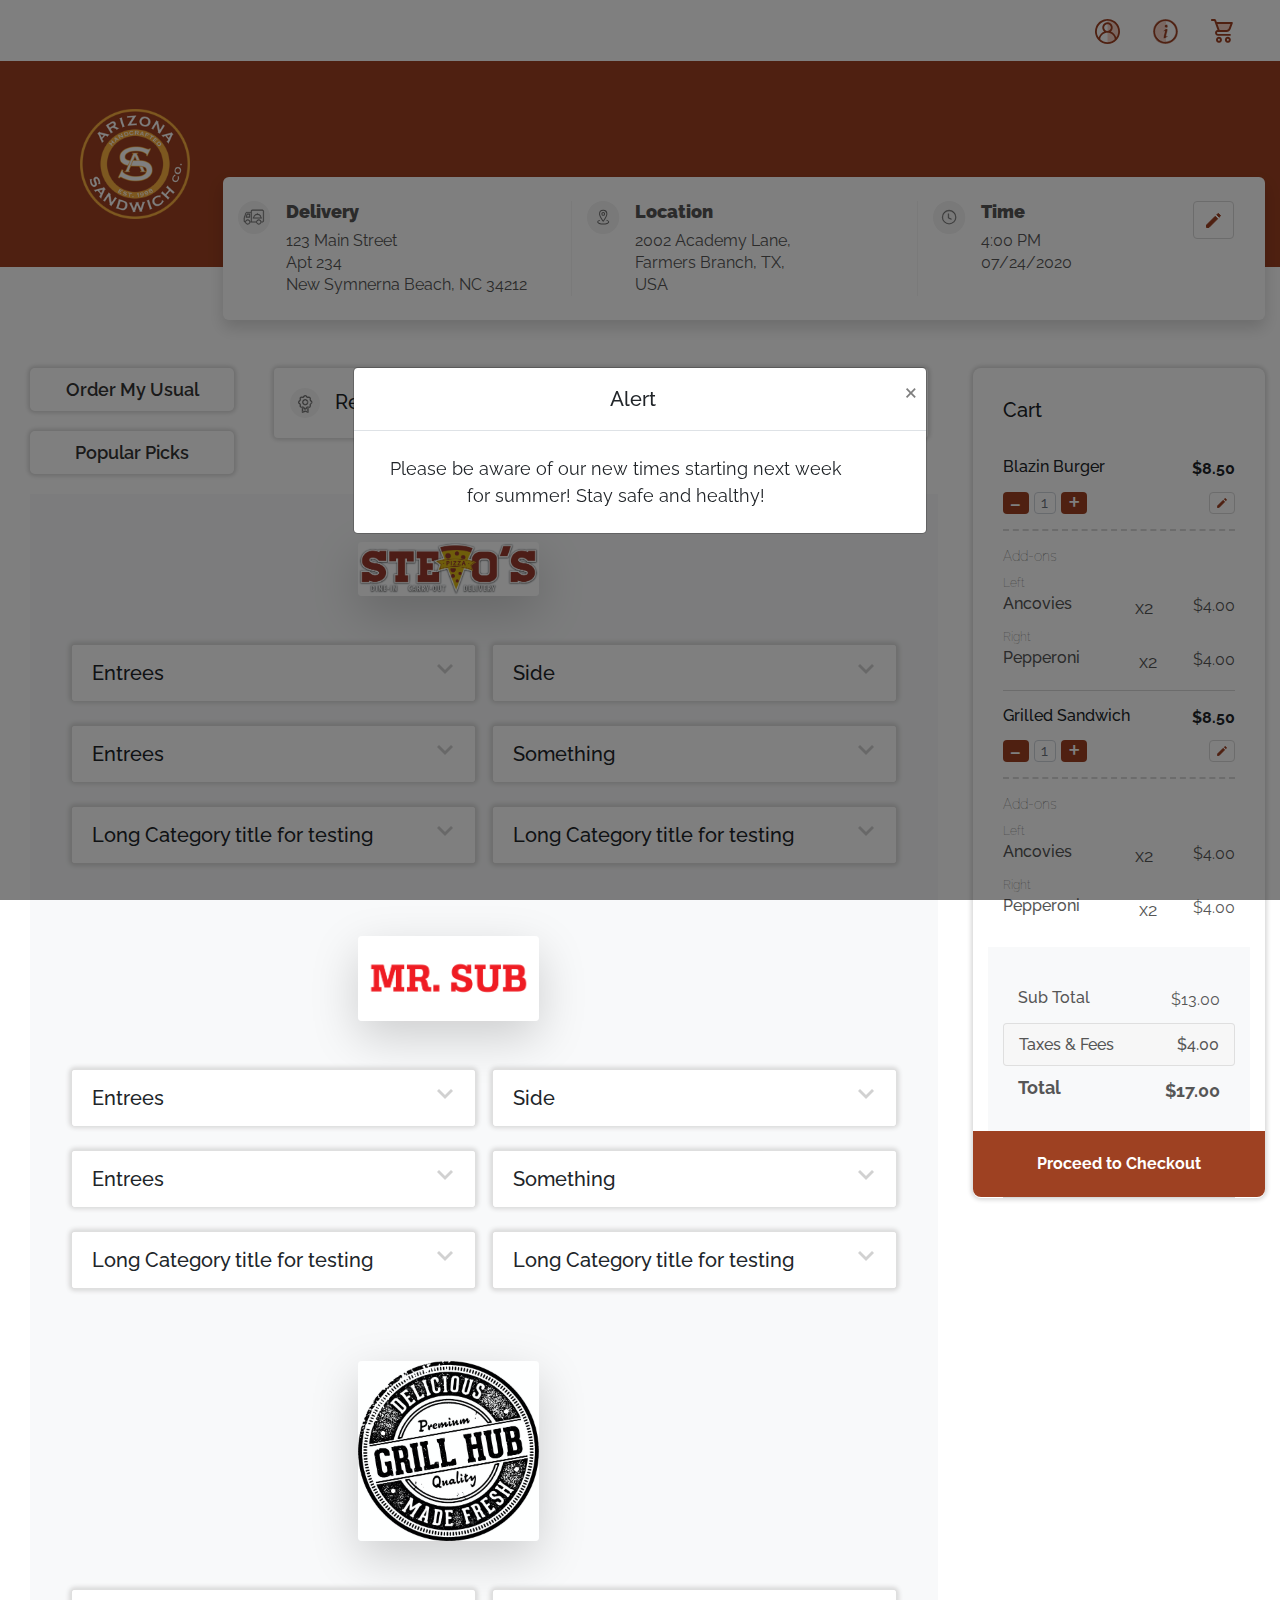
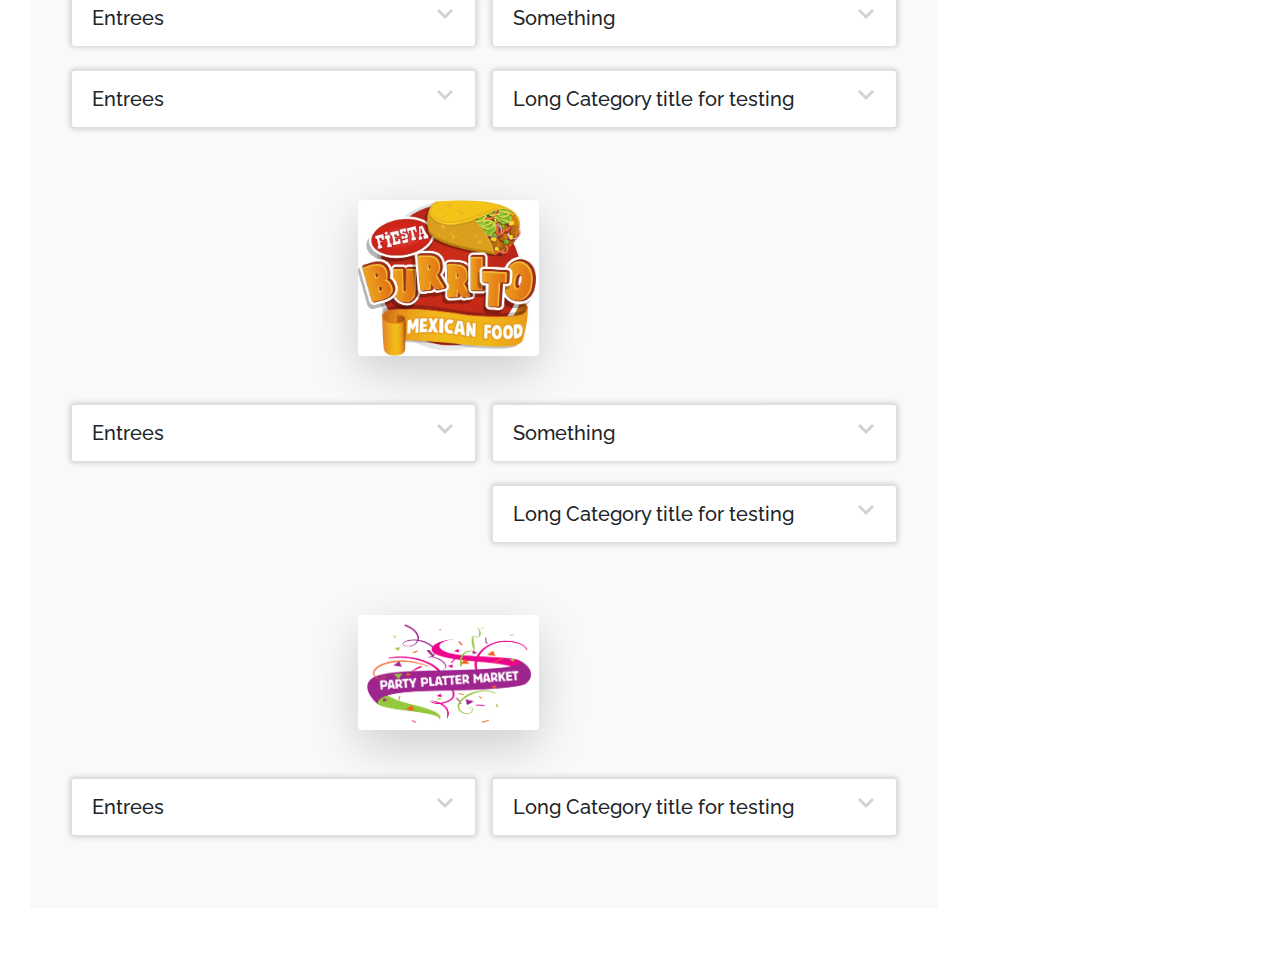
<file: checkout-option2.html>
<!DOCTYPE html>
<html lang="en">
  <head>
    <!-- Required meta tags -->
    <meta charset="utf-8" />
    <meta
      name="viewport"
      content="width=device-width, initial-scale=1, shrink-to-fit=no"
    />

    <!-- Bootstrap CSS -->
    <link
      href="https://fonts.googleapis.com/css2?family=Raleway:wght@200;300;400;600;700&display=swap"
      rel="stylesheet"
    />
    <link rel="stylesheet" href="css/main.css" />

    <title>Arizona Sandwich! Ordering Menu</title>
  </head>

  <body>
    <!-- Top Navigation Desktop Starts-->
    <div class="container d-none d-md-block d-xl-block">
      <nav class="navbar">
        <!-- <a href="#" class="navbar-brand">
          <img src="images/logo.png" alt="" />
        </a> -->
        <ul class="nav ml-auto">
          <li class="nav-item">
            <a class="nav-link" href="#">
              <svg
                width="25"
                height="25"
                viewBox="0 0 25 25"
                fill="none"
                xmlns="http://www.w3.org/2000/svg"
              >
                <path
                  d="M12.5 23.9584V1.04175H14.5833L18.2292 2.60425L21.3542 5.20841L22.9167 7.81258L23.9583 10.4167L24.4792 13.5417L23.4375 17.1876L21.3542 20.3126L18.2292 22.3959L16.1458 23.9584H12.5Z"
                  fill="#F5D1C5"
                />
                <path
                  d="M21.6463 20.9989C23.3058 19.2194 24.4089 16.9944 24.8203 14.5973C25.2316 12.2001 24.9333 9.73518 23.962 7.50505C22.9906 5.27492 21.3885 3.3767 19.3523 2.04346C17.3161 0.710223 14.9346 0 12.5 0C10.0654 0 7.68386 0.710223 5.64769 2.04346C3.61153 3.3767 2.00941 5.27492 1.03805 7.50505C0.066689 9.73518 -0.231625 12.2001 0.179734 14.5973C0.591092 16.9944 1.69422 19.2194 3.35366 20.9989V21.0416H3.39635C4.56039 22.2905 5.96945 23.2865 7.5357 23.9675C9.10194 24.6485 10.7918 25 12.5 25C14.2082 25 15.8981 24.6485 17.4643 23.9675C19.0306 23.2865 20.4396 22.2905 21.6037 21.0416H21.6463V20.9989ZM1.82927 12.5136C1.82781 10.8427 2.21958 9.1948 2.97296 7.70295C3.72634 6.21109 4.82024 4.91705 6.16637 3.92525C7.51251 2.93346 9.07319 2.27169 10.7225 1.99334C12.3717 1.71499 14.0634 1.82786 15.661 2.32285C17.2586 2.81783 18.7173 3.68107 19.9194 4.84289C21.1216 6.00471 22.0335 7.43259 22.5816 9.01128C23.1297 10.59 23.2986 12.2753 23.0747 13.9312C22.8508 15.5871 22.2404 17.1673 21.2927 18.5441C20.9016 17.1882 20.2032 15.9406 19.2515 14.8979C18.2998 13.8553 17.1204 13.0457 15.8049 12.5319C16.6249 11.8517 17.2151 10.9354 17.495 9.9079C17.7749 8.88041 17.7308 7.79172 17.3688 6.79016C17.0068 5.78859 16.3445 4.92288 15.4722 4.31099C14.5998 3.6991 13.5598 3.37078 12.4939 3.37078C11.428 3.37078 10.388 3.6991 9.51562 4.31099C8.64326 4.92288 7.98097 5.78859 7.61899 6.79016C7.25701 7.79172 7.21295 8.88041 7.49282 9.9079C7.77268 10.9354 8.36286 11.8517 9.18293 12.5319C7.86741 13.0457 6.68805 13.8553 5.73635 14.8979C4.78464 15.9406 4.08617 17.1882 3.69513 18.5441C2.4749 16.7697 1.82412 14.6664 1.82927 12.5136ZM9.14634 8.55425C9.14634 7.89163 9.34303 7.24389 9.71154 6.69294C10.08 6.14199 10.6038 5.71258 11.2166 5.45901C11.8294 5.20544 12.5037 5.13909 13.1543 5.26836C13.8048 5.39763 14.4024 5.71671 14.8714 6.18525C15.3404 6.6538 15.6598 7.25076 15.7892 7.90064C15.9186 8.55053 15.8522 9.22416 15.5984 9.83634C15.3445 10.4485 14.9147 10.9718 14.3632 11.3399C13.8117 11.708 13.1633 11.9045 12.5 11.9045C11.611 11.9029 10.759 11.5494 10.1304 10.9215C9.5018 10.2935 9.14795 9.4423 9.14634 8.55425ZM5.21952 20.2863C5.4007 18.4831 6.24593 16.8114 7.59122 15.5956C8.93651 14.3798 10.6859 13.7066 12.5 13.7066C14.3141 13.7066 16.0635 14.3798 17.4088 15.5956C18.7541 16.8114 19.5993 18.4831 19.7805 20.2863C17.8108 22.1405 15.2065 23.1732 12.5 23.1732C9.79352 23.1732 7.18923 22.1405 5.21952 20.2863Z"
                  fill="#9E4122"
                />
              </svg>
            </a>
          </li>
          <li class="nav-item">
            <a class="nav-link" href="#">
              <svg
                width="27"
                height="27"
                viewBox="0 0 27 27"
                fill="none"
                xmlns="http://www.w3.org/2000/svg"
              >
                <path
                  d="M13.9805 24.9167V2H11.8971L8.2513 3.5625L5.1263 6.16667L3.5638 8.77083L2.52213 11.375L2.0013 14.5L3.04297 18.1458L5.1263 21.2708L8.2513 23.3542L10.3346 24.9167H13.9805Z"
                  fill="#F5D1C5"
                />
                <path
                  d="M13.54 1.00007C20.4024 1.02257 26.0398 6.66499 25.9998 13.4799C25.9978 15.126 25.6716 16.7556 25.0399 18.2756C24.4081 19.7957 23.4832 21.1764 22.3178 22.339C21.1525 23.5015 19.7695 24.4232 18.248 25.0513C16.7264 25.6794 15.0961 26.0017 13.45 25.9997C6.58256 26.0122 0.967641 20.3273 1.00014 13.3899C1.02919 10.0869 2.36444 6.92966 4.71411 4.60809C7.06379 2.28652 10.2369 0.989368 13.54 1.00007ZM13.5975 3.36503C12.2617 3.35214 10.9366 3.60425 9.69881 4.10676C8.46107 4.60927 7.33525 5.35222 6.38647 6.29262C5.4377 7.23303 4.68481 8.35222 4.17135 9.58547C3.65789 10.8187 3.39405 12.1415 3.39511 13.4774C3.33261 18.9998 7.91504 23.6097 13.4525 23.6222C14.788 23.6252 16.1108 23.3639 17.3448 22.8532C18.5788 22.3425 19.6995 21.5926 20.6424 20.6468C21.5852 19.7009 22.3315 18.5778 22.8382 17.3422C23.3449 16.1066 23.6021 14.7829 23.5948 13.4474C23.5623 7.90997 19.0624 3.37253 13.5975 3.36503Z"
                  fill="#9E4122"
                  stroke="white"
                  stroke-width="0.5"
                />
                <path
                  d="M12.9737 20.5846H12.0537C12.0379 20.5713 12.0202 20.5604 12.0012 20.5521C11.7278 20.4442 11.5039 20.2389 11.3728 19.9758C11.2418 19.7127 11.2127 19.4104 11.2912 19.1271C11.7087 17.4046 12.1387 15.6846 12.5562 13.9622C12.6143 13.7236 12.6561 13.4814 12.6812 13.2372C12.6897 13.207 12.6895 13.175 12.6806 13.1449C12.6718 13.1148 12.6546 13.0878 12.6312 13.0669C12.6077 13.0461 12.5789 13.0322 12.548 13.027C12.517 13.0217 12.4853 13.0253 12.4562 13.0372C12.3571 13.0588 12.2606 13.0915 12.1687 13.1347C11.9587 13.2222 11.7562 13.3247 11.5462 13.4072C11.4726 13.4491 11.3863 13.463 11.3032 13.4465C11.2201 13.43 11.1458 13.3841 11.0938 13.3172V12.9797C11.2363 12.7795 11.3979 12.5937 11.5762 12.4247C12.2062 11.9247 12.8537 11.4522 13.5037 10.9772C13.6429 10.8853 13.7922 10.8098 13.9487 10.7522C14.154 10.6628 14.382 10.6392 14.6012 10.6847C14.7842 10.7087 14.9597 10.7725 15.1155 10.8716C15.2712 10.9706 15.4034 11.1026 15.5027 11.2581C15.6021 11.4137 15.6662 11.5891 15.6905 11.772C15.7149 11.955 15.6989 12.1411 15.6437 12.3172C15.2354 13.9838 14.827 15.6422 14.4187 17.2921C14.3534 17.5622 14.3049 17.836 14.2737 18.1121C14.2659 18.1424 14.2671 18.1743 14.2772 18.2039C14.2873 18.2336 14.3059 18.2596 14.3307 18.2787C14.3554 18.2979 14.3852 18.3093 14.4164 18.3117C14.4476 18.3141 14.4788 18.3073 14.5062 18.2921C14.6612 18.2446 14.8062 18.1696 14.9562 18.1096C15.1062 18.0496 15.3237 17.9571 15.5112 17.8946C15.5643 17.8749 15.6224 17.8728 15.6768 17.8886C15.7313 17.9043 15.7792 17.9371 15.8137 17.9821C15.8524 18.0262 15.8761 18.0814 15.8815 18.1397C15.8869 18.1981 15.8737 18.2567 15.8437 18.3071C15.7982 18.4035 15.7402 18.4934 15.6712 18.5746C15.5164 18.745 15.3493 18.9037 15.1712 19.0496C14.4891 19.6299 13.7533 20.1439 12.9737 20.5846Z"
                  fill="#9E4122"
                  stroke="white"
                  stroke-width="0.5"
                />
                <path
                  d="M14.1624 9.90492C13.8157 9.90789 13.4759 9.80779 13.1861 9.61731C12.8964 9.42684 12.6698 9.15458 12.535 8.83509C12.4003 8.51559 12.3635 8.16327 12.4293 7.82283C12.4951 7.48238 12.6606 7.16916 12.9047 6.92292C13.1488 6.67668 13.4606 6.50852 13.8005 6.43977C14.1403 6.37102 14.493 6.40479 14.8136 6.53679C15.1343 6.66879 15.4085 6.89307 15.6014 7.18117C15.7944 7.46926 15.8974 7.80819 15.8974 8.15494C15.8991 8.38395 15.8554 8.61102 15.769 8.82311C15.6826 9.03519 15.5551 9.22809 15.3938 9.39072C15.2326 9.55336 15.0408 9.68251 14.8295 9.77075C14.6181 9.859 14.3915 9.90459 14.1624 9.90492Z"
                  fill="#9E4122"
                  stroke="white"
                  stroke-width="0.5"
                />
              </svg>
            </a>
          </li>
          <li class="nav-item">
            <a class="nav-link" href="#">
              <svg
                width="22"
                height="24"
                viewBox="0 0 22 24"
                fill="none"
                xmlns="http://www.w3.org/2000/svg"
              >
                <path d="M20.5 4H6L5.5 4.5L8 12H17L20.5 4Z" fill="#F5D1C5" />
                <path
                  d="M3.27484 7.46913e-10H0.992376C0.729182 7.46913e-10 0.476767 0.104554 0.29066 0.29066C0.104554 0.476767 0 0.729182 0 0.992376C0 1.25557 0.104554 1.50799 0.29066 1.69409C0.476767 1.8802 0.729182 1.98475 0.992376 1.98475H3.27484L6.53728 10.9583C5.80783 11.0807 5.15004 11.4702 4.69205 12.0509C4.23405 12.6317 4.00865 13.3622 4.05974 14.1001C4.11083 14.8379 4.43476 15.5304 4.96842 16.0425C5.50209 16.5546 6.20728 16.8497 6.94663 16.8704H18.8551C19.1183 16.8704 19.3708 16.7658 19.5569 16.5797C19.743 16.3936 19.8475 16.1412 19.8475 15.878C19.8475 15.6148 19.743 15.3624 19.5569 15.1763C19.3708 14.9902 19.1183 14.8856 18.8551 14.8856H6.94663C6.68344 14.8856 6.43102 14.7811 6.24492 14.595C6.05881 14.4089 5.95426 14.1565 5.95426 13.8933C5.95426 13.6301 6.05881 13.3777 6.24492 13.1915C6.43102 13.0054 6.68344 12.9009 6.94663 12.9009H15.682C16.5238 12.8983 17.3449 12.6403 18.0368 12.1609C18.7288 11.6816 19.2589 11.0036 19.5573 10.2165L21.7703 4.31684C21.8264 4.16666 21.8453 4.00513 21.8253 3.84607C21.8054 3.687 21.7472 3.53513 21.6558 3.40346C21.5643 3.27178 21.4423 3.16422 21.3002 3.08997C21.1582 3.01573 21.0002 2.97701 20.8399 2.97713H5.95426C5.88761 2.97734 5.82115 2.98398 5.75578 2.99698L5.14051 1.30746C5.00142 0.924326 4.74774 0.593309 4.41395 0.359389C4.08016 0.125469 3.68244 -1.11785e-05 3.27484 7.46913e-10ZM19.401 4.96188L17.699 9.51937C17.5441 9.92923 17.2682 10.2823 16.908 10.5318C16.5477 10.7812 16.1202 10.9153 15.682 10.9161H8.63367L6.46781 4.96188H19.401Z"
                  fill="#9E4122"
                />
                <path
                  d="M4.96191 20.8399C4.96191 21.4287 5.13652 22.0043 5.46365 22.4939C5.79078 22.9835 6.25575 23.3651 6.79974 23.5904C7.34374 23.8158 7.94234 23.8747 8.51985 23.7598C9.09736 23.645 9.62783 23.3614 10.0442 22.9451C10.4605 22.5287 10.7441 21.9982 10.859 21.4207C10.9738 20.8432 10.9149 20.2446 10.6896 19.7006C10.4642 19.1566 10.0826 18.6917 9.59305 18.3645C9.10346 18.0374 8.52786 17.8628 7.93904 17.8628C7.14946 17.8628 6.39221 18.1765 5.83389 18.7348C5.27558 19.2931 4.96191 20.0503 4.96191 20.8399ZM8.93142 20.8399C8.93142 21.0362 8.87322 21.2281 8.76417 21.3913C8.65513 21.5545 8.50014 21.6816 8.31881 21.7568C8.13748 21.8319 7.93794 21.8515 7.74544 21.8132C7.55294 21.7749 7.37611 21.6804 7.23733 21.5416C7.09854 21.4029 7.00403 21.226 6.96573 21.0335C6.92744 20.841 6.9471 20.6415 7.02221 20.4602C7.09732 20.2788 7.22451 20.1238 7.38771 20.0148C7.5509 19.9057 7.74277 19.8475 7.93904 19.8475C8.20224 19.8475 8.45465 19.9521 8.64076 20.1382C8.82686 20.3243 8.93142 20.5767 8.93142 20.8399Z"
                  fill="#9E4122"
                />
                <path
                  d="M16.8717 17.8628C16.2828 17.8628 15.7072 18.0374 15.2177 18.3645C14.7281 18.6917 14.3465 19.1566 14.1212 19.7006C13.8958 20.2446 13.8369 20.8432 13.9517 21.4207C14.0666 21.9982 14.3502 22.5287 14.7665 22.9451C15.1829 23.3614 15.7133 23.645 16.2909 23.7598C16.8684 23.8747 17.467 23.8158 18.011 23.5904C18.555 23.3651 19.0199 22.9835 19.3471 22.4939C19.6742 22.0043 19.8488 21.4287 19.8488 20.8399C19.8488 20.0503 19.5351 19.2931 18.9768 18.7348C18.4185 18.1765 17.6612 17.8628 16.8717 17.8628ZM16.8717 21.8323C16.6754 21.8323 16.4835 21.7741 16.3203 21.6651C16.1571 21.556 16.0299 21.401 15.9548 21.2197C15.8797 21.0384 15.8601 20.8388 15.8984 20.6463C15.9366 20.4538 16.0312 20.277 16.1699 20.1382C16.3087 19.9994 16.4856 19.9049 16.6781 19.8666C16.8706 19.8283 17.0701 19.848 17.2514 19.9231C17.4328 19.9982 17.5877 20.1254 17.6968 20.2886C17.8058 20.4518 17.864 20.6436 17.864 20.8399C17.864 21.1031 17.7595 21.3555 17.5734 21.5416C17.3873 21.7277 17.1349 21.8323 16.8717 21.8323Z"
                  fill="#9E4122"
                />
              </svg>
            </a>
          </li>
        </ul>
      </nav>
    </div>
    <!-- Top Navigation Desktop Ends-->

    <!-- Arizona Sandwich Container with brown bg starts -->
    <div class="container-fluid arizona-sandwich-banner py-md-3 py-xl-5">
      <div class="container">
        <div class="row">
          <div class="arz-sandwich-logo">
            <a href="javascript:;">
              <img
                src="images/arizona-sandwish-logo.svg"
                alt=""
                class="img-fluid"
              />

              <!-- <img
                src="images/opensesamecafe-web1200x180logo.png"
                class="img-fluid"
                alt=""
              /> -->
            </a>
          </div>
          <div class="col-md col-xl d-flex align-items-center mobile-Nav px-0">
            <!-- <h3 class="d-none d-md-block d-xl-block ml-sm-5 ml-lg-0 ml-xl-5">
              Menu
            </h3> -->
            <a href="#" class="d-block d-md-none d-xl-none">
              <svg
                width="29"
                height="21"
                viewBox="0 0 29 21"
                fill="none"
                xmlns="http://www.w3.org/2000/svg"
              >
                <rect
                  width="28.4118"
                  height="3.70588"
                  rx="1.85294"
                  fill="white"
                />
                <rect
                  y="8.64697"
                  width="28.4118"
                  height="3.70588"
                  rx="1.85294"
                  fill="white"
                />
                <rect
                  y="17.2942"
                  width="28.4118"
                  height="3.70588"
                  rx="1.85294"
                  fill="white"
                />
              </svg>
            </a>
            <a
              href="#"
              class="navbar-brand d-block d-md-none d-xl-none ml-3 mobile-search"
            >
              <svg
                width="24"
                height="24"
                viewBox="0 0 24 24"
                fill="none"
                xmlns="http://www.w3.org/2000/svg"
              >
                <path
                  fill-rule="evenodd"
                  clip-rule="evenodd"
                  d="M13.2 2.4C17.8392 2.4 21.6 6.16081 21.6 10.8C21.6 15.4392 17.8392 19.2 13.2 19.2C8.56081 19.2 4.8 15.4392 4.8 10.8C4.8 6.16081 8.56081 2.4 13.2 2.4ZM24 10.8C24 4.83532 19.1647 0 13.2 0C7.23532 0 2.4 4.83532 2.4 10.8C2.4 16.7647 7.23532 21.6 13.2 21.6C19.1647 21.6 24 16.7647 24 10.8Z"
                  fill="white"
                />
                <path
                  fill-rule="evenodd"
                  clip-rule="evenodd"
                  d="M7.26853 16.7315C6.7999 16.2628 6.0401 16.2628 5.57147 16.7315L0.351471 21.9515C-0.117159 22.4201 -0.117159 23.1799 0.351471 23.6485C0.820099 24.1172 1.5799 24.1172 2.04853 23.6485L7.26853 18.4285C7.73716 17.9599 7.73716 17.2001 7.26853 16.7315Z"
                  fill="white"
                />
              </svg>
            </a>

            <input
              type="text"
              class="form-control mobile-search-container"
              placeholder="Enter Search Here"
              style="display: none"
            />

            <nav
              class="nav ml-auto d-flex d-md-none d-xl-none align-items-center"
            >
              <a href="#" class="nav-link">
                <div class="btn-group">
                  <button
                    type="button"
                    class="btn btn-secondary dropdown-toggle"
                    data-toggle="dropdown"
                    aria-haspopup="true"
                    aria-expanded="false"
                  >
                    <img src="images/info.png" alt="" class="img-fluid" />
                  </button>
                  <div class="dropdown-menu dropdown-menu-right mobile-method">
                    <div class="row">
                      <div class="col-xl-4">
                        <h4>Delivery</h4>
                        <p>
                          123 Main Street <br />
                          Apt 234 <br />
                          New Symnerna Beach, NC 34212
                        </p>
                      </div>

                      <div class="col-xl-4">
                        <h4>Location</h4>
                        <p>
                          2002 Academy Lane, <br />
                          Farmers Branch, TX, <br />
                          USA
                        </p>
                      </div>

                      <div class="col-xl-3">
                        <h4>Time</h4>
                        <p>
                          4:00 PM <br />
                          07/24/2020
                        </p>
                      </div>
                    </div>
                  </div>
                </div>
              </a>
              <a
                class="nav-link cart-items"
                href="#"
                data-toggle="modal"
                data-target="#cartModal"
              >
                <svg
                  width="22"
                  height="17"
                  viewBox="0 0 22 17"
                  fill="none"
                  xmlns="http://www.w3.org/2000/svg"
                >
                  <path
                    d="M3.27484 7.46913e-10H0.992376C0.729182 7.46913e-10 0.476767 0.104554 0.29066 0.29066C0.104554 0.476767 0 0.729182 0 0.992376C0 1.25557 0.104554 1.50799 0.29066 1.69409C0.476767 1.8802 0.729182 1.98475 0.992376 1.98475H3.27484L6.53728 10.9583C5.80783 11.0807 5.15004 11.4702 4.69205 12.0509C4.23405 12.6317 4.00865 13.3622 4.05974 14.1001C4.11083 14.8379 4.43476 15.5304 4.96842 16.0425C5.50209 16.5546 6.20728 16.8497 6.94663 16.8704H18.8551C19.1183 16.8704 19.3708 16.7658 19.5569 16.5797C19.743 16.3936 19.8475 16.1412 19.8475 15.878C19.8475 15.6148 19.743 15.3624 19.5569 15.1763C19.3708 14.9902 19.1183 14.8856 18.8551 14.8856H6.94663C6.68344 14.8856 6.43102 14.7811 6.24492 14.595C6.05881 14.4089 5.95426 14.1565 5.95426 13.8933C5.95426 13.6301 6.05881 13.3777 6.24492 13.1915C6.43102 13.0054 6.68344 12.9009 6.94663 12.9009H15.682C16.5238 12.8983 17.3449 12.6403 18.0368 12.1609C18.7288 11.6816 19.2589 11.0036 19.5573 10.2165L21.7703 4.31684C21.8264 4.16666 21.8453 4.00513 21.8253 3.84607C21.8054 3.687 21.7472 3.53513 21.6558 3.40346C21.5643 3.27178 21.4423 3.16422 21.3002 3.08997C21.1582 3.01573 21.0002 2.97701 20.8399 2.97713H5.95426C5.88761 2.97734 5.82115 2.98398 5.75578 2.99698L5.14051 1.30746C5.00142 0.924326 4.74774 0.593309 4.41395 0.359389C4.08016 0.125469 3.68244 -1.11785e-05 3.27484 7.46913e-10ZM19.401 4.96188L17.699 9.51937C17.5441 9.92923 17.2682 10.2823 16.908 10.5318C16.5477 10.7812 16.1202 10.9153 15.682 10.9161H8.63367L6.46781 4.96188H19.401Z"
                    fill="white"
                  />
                </svg>

                <span class="badge">2</span>
              </a>
            </nav>
          </div>
        </div>
      </div>
    </div>

    <!-- Arizona Sandwich Container with brown bg starts -->
    <div class="container-fluid pb-5">
      <div class="container">
        <div class="row">
          <!-- Left Side Container Listing starts -->

          <!-- Left Side Container Listing ends -->

          <!-- Main container with right side content starts -->
          <div class="col-md-12">
            <div class="row">
              <div
                class="col-md-10 offset-md-2 delivery-info py-4 shadow mb-5 d-none d-xl-block"
              >
                <div class="row">
                  <div class="col-md-5 col-xl-4 mb-4 mb-md-0">
                    <div class="row">
                      <div class="col-2 d-md-none d-xl-block col-xl-auto pr-0">
                        <img src="images/delivery-icon.svg" alt="" />
                      </div>
                      <div class="col">
                        <h4>Delivery</h4>
                        <p>
                          123 Main Street <br />
                          Apt 234 <br />
                          New Symnerna Beach, NC 34212
                        </p>
                      </div>
                    </div>
                  </div>
                  <div class="col-md-4 col-xl-4 mb-4 mb-md-0 border-left-right">
                    <div class="row">
                      <div class="col-2 d-md-none d-xl-block col-xl-auto pr-0">
                        <img src="images/location.svg" alt="" />
                      </div>
                      <div class="col">
                        <h4>Location</h4>
                        <p>
                          2002 Academy Lane, <br />
                          Farmers Branch, TX, <br />
                          USA
                        </p>
                      </div>
                    </div>
                  </div>
                  <div class="col-md-3 col-xl-3">
                    <div class="row">
                      <div class="col-2 d-md-none d-xl-block col-xl-auto pr-0">
                        <img src="images/time-icon.svg" alt="" />
                      </div>
                      <div class="col">
                        <h4>Time</h4>
                        <p>
                          4:00 PM <br />
                          07/24/2020
                        </p>
                      </div>
                    </div>
                  </div>
                  <div class="d-md-none d-xl-block col-xl-1">
                    <button class="btn">
                      <svg
                        width="15"
                        height="15"
                        viewBox="0 0 15 15"
                        fill="none"
                        xmlns="http://www.w3.org/2000/svg"
                      >
                        <path
                          d="M2.91832 14.4999H0.5V12.0816L9.2221 3.35945L11.6404 5.77778L2.91832 14.4999Z"
                          fill="#9E4122"
                          stroke="#9E4122"
                        />
                        <path
                          d="M13.2309 4.18732L10.8126 1.76899L11.9842 0.597337C12.114 0.467554 12.3267 0.467554 12.4565 0.597337L12.4565 0.597341L14.4026 2.54343C14.4026 2.54343 14.4026 2.54343 14.4026 2.54343C14.5324 2.67321 14.5324 2.88586 14.4026 3.01564L14.4026 3.01566L13.2309 4.18732Z"
                          fill="#9E4122"
                          stroke="#9E4122"
                        />
                      </svg>
                    </button>
                  </div>
                </div>
              </div>
            </div>
          </div>
          <div class="col-xl">
            <div class="row">
              <aside class="col-xl-3 d-none d-md-block d-xl-block">
                <div class="btn-blocks d-none d-md-block d-xl-block">
                  <button
                    class="btn btn-lg btn-block border-0 bg-white"
                    data-toggle="modal"
                    data-target="#orderUsualModal"
                  >
                    Order My Usual
                  </button>
                  <button
                    class="btn btn-lg btn-block border-0 bg-white"
                    data-toggle="modal"
                    data-target="#popularPicksModal"
                  >
                    Popular Picks
                  </button>
                </div>
              </aside>
              <main class="col-xl-9 right-side">
                <div
                  class="row mt-md-2 mt-xl-0 mb-3 rewards-message justify-content-between"
                >
                  <div class="col px-lg-0">
                    <div
                      class="col common-box-shadow p-3 rounded redeem-rewards"
                    >
                      <div class="row">
                        <div class="col d-flex align-items-center">
                          <h4 class="mb-0 mr-4">
                            <span class="badge-bg">
                              <img
                                src="images/points-reward-badge.svg"
                                alt=""
                              />
                            </span>
                            <span class="d-none d-xl-inline-block"
                              >Rewards</span
                            >
                          </h4>
                          <p class="mb-0"><span>14</span> Points earned</p>
                        </div>
                        <div class="col-auto">
                          <button class="btn">Redeem</button>
                        </div>
                      </div>
                    </div>
                  </div>
                </div>

                <!-- Aside Content for Mobile/iPad Only -->

                <aside
                  class="col d-block d-md-none d-xl-none mt-4 mt-lg-3 px-0"
                >
                  <div class="btn-blocks mt-0">
                    <button
                      class="btn btn-lg btn-block border-0 bg-white w-50 mx-1"
                      data-toggle="modal"
                      data-target="#orderUsualModal"
                    >
                      Order My Usual
                    </button>
                    <button
                      class="btn btn-lg btn-block border-0 bg-white w-50 mx-1"
                      data-toggle="modal"
                      data-target="#popularPicksModal"
                    >
                      Popular Picks
                    </button>
                  </div>

                  <div class="left-listing my-4 mb-2"></div>
                </aside>

                <!-- Aside Content for Mobile/iPad Only -->

                <!-- Catergory Items Starts -->

                <div class="row">
                  <div class="col"></div>
                </div>
              </main>
            </div>
            <div class="row">
              <div class="col">
                <div class="col p-md-5 bg-light no-bg-mobile">
                  <div class="row">
                    <div class="offset-md-4 col-md-3 mb-5">
                      <img
                        src="images/stevos-logo.png"
                        class="img-fluid rounded shadow-lg"
                        alt=""
                      />
                    </div>
                    <div class="col-md-6 px-0 px-lg-2">
                      <div class="accordion" id="accordionExample">
                        <div class="card common-box-shadow rounded mb-4">
                          <div
                            class="card-header bg-white"
                            id="headingOne1"
                            data-toggle="collapse"
                            data-target="#collapseOne1"
                            aria-expanded="true"
                            aria-controls="collapseOne1"
                          >
                            <h4 class="mb-0">Entrees</h4>
                          </div>

                          <div
                            id="collapseOne1"
                            class="collapse"
                            aria-labelledby="headingOne1"
                            data-parent="#accordionExample"
                          >
                            <div class="card-body">
                              <div class="row">
                                <div class="col">
                                  <img
                                    src="images/burger-banner-img.png"
                                    alt=""
                                    class="img-fluid rounded"
                                  />
                                </div>
                              </div>
                              <div class="row border-bottom pt-3">
                                <div class="col-3 pr-0">
                                  <img
                                    src="images/blazin-burger.png"
                                    class="img-fluid rounded"
                                    alt=""
                                  />
                                </div>
                                <div class="col">
                                  <h4>Blazin Burger</h4>
                                  <p>Spicy burger with extra layer of cheese</p>
                                </div>
                                <div class="col-auto">
                                  <p><strong>$7.99</strong></p>
                                  <button class="btn">+</button>
                                </div>
                              </div>
                              <div class="row border-bottom pt-3">
                                <div class="col-3 pr-0">
                                  <img
                                    src="images/blazin-burger.png"
                                    class="img-fluid rounded"
                                    alt=""
                                  />
                                </div>
                                <div class="col">
                                  <h4>Blazin Burger</h4>
                                  <p>Spicy burger with extra layer of cheese</p>
                                </div>
                                <div class="col-auto">
                                  <p><strong>$7.99</strong></p>
                                  <button class="btn">+</button>
                                </div>
                              </div>
                              <div class="row border-bottom pt-3">
                                <div class="col-3 pr-0">
                                  <img
                                    src="images/blazin-burger.png"
                                    class="img-fluid rounded"
                                    alt=""
                                  />
                                </div>
                                <div class="col">
                                  <h4>Blazin Burger</h4>
                                  <p>Spicy burger with extra layer of cheese</p>
                                </div>
                                <div class="col-auto">
                                  <p><strong>$7.99</strong></p>
                                  <button class="btn">+</button>
                                </div>
                              </div>
                            </div>
                          </div>
                        </div>
                        <div class="card common-box-shadow rounded mb-4">
                          <div
                            class="card-header bg-white"
                            id="headingTwo"
                            data-toggle="collapse"
                            data-target="#collapseTwo"
                            aria-expanded="false"
                            aria-controls="collapseTwo"
                          >
                            <h4 class="mb-0">Entrees</h4>
                          </div>
                          <div
                            id="collapseTwo"
                            class="collapse"
                            aria-labelledby="headingTwo"
                            data-parent="#accordionExample"
                          >
                            <div class="card-body">
                              Anim pariatur cliche reprehenderit, enim eiusmod
                              high life accusamus terry richardson ad squid. 3
                              wolf moon officia aute, non cupidatat skateboard
                              dolor brunch. Food truck quinoa nesciunt laborum
                              eiusmod. Brunch 3 wolf moon tempor, sunt aliqua
                              put a bird on it squid single-origin coffee nulla
                              assumenda shoreditch et. Nihil anim keffiyeh
                              helvetica, craft beer labore wes anderson cred
                              nesciunt sapiente ea proident. Ad vegan excepteur
                              butcher vice lomo. Leggings occaecat craft beer
                              farm-to-table, raw denim aesthetic synth nesciunt
                              you probably haven't heard of them accusamus
                              labore sustainable VHS.
                            </div>
                          </div>
                        </div>
                        <div class="card common-box-shadow rounded mb-4">
                          <div
                            class="card-header bg-white"
                            id="headingThree"
                            data-toggle="collapse"
                            data-target="#collapseThree"
                            aria-expanded="false"
                            aria-controls="collapseThree"
                          >
                            <h4 class="mb-0">
                              Long Category title for testing
                            </h4>
                          </div>
                          <div
                            id="collapseThree"
                            class="collapse"
                            aria-labelledby="headingThree"
                            data-parent="#accordionExample"
                          >
                            <div class="card-body">
                              Anim pariatur cliche reprehenderit, enim eiusmod
                              high life accusamus terry richardson ad squid. 3
                              wolf moon officia aute, non cupidatat skateboard
                              dolor brunch. Food truck quinoa nesciunt laborum
                              eiusmod. Brunch 3 wolf moon tempor, sunt aliqua
                              put a bird on it squid single-origin coffee nulla
                              assumenda shoreditch et. Nihil anim keffiyeh
                              helvetica, craft beer labore wes anderson cred
                              nesciunt sapiente ea proident. Ad vegan excepteur
                              butcher vice lomo. Leggings occaecat craft beer
                              farm-to-table, raw denim aesthetic synth nesciunt
                              you probably haven't heard of them accusamus
                              labore sustainable VHS.
                            </div>
                          </div>
                        </div>
                      </div>
                    </div>
                    <div class="col-md-6 px-0 px-lg-2">
                      <div class="accordion" id="accordionExample">
                        <div class="card common-box-shadow rounded mb-4">
                          <div
                            class="card-header bg-white"
                            id="headingFour"
                            data-toggle="collapse"
                            data-target="#collapseFour"
                            aria-expanded="true"
                            aria-controls="collapseFour"
                          >
                            <h4 class="mb-0">Side</h4>
                          </div>

                          <div
                            id="collapseFour"
                            class="collapse"
                            aria-labelledby="headingFour"
                            data-parent="#accordionExample"
                          >
                            <div class="card-body">
                              <div class="row">
                                <div class="col">
                                  <img
                                    src="images/burger-banner-img.png"
                                    alt=""
                                    class="img-fluid rounded"
                                  />
                                </div>
                              </div>
                              <div class="row border-bottom pt-3">
                                <div class="col-3 pr-0">
                                  <img
                                    src="images/blazin-burger.png"
                                    class="img-fluid rounded"
                                    alt=""
                                  />
                                </div>
                                <div class="col">
                                  <h4>Blazin Burger</h4>
                                  <p>Spicy burger with extra layer of cheese</p>
                                </div>
                                <div class="col-auto">
                                  <p><strong>$7.99</strong></p>
                                  <button class="btn">+</button>
                                </div>
                              </div>
                              <div class="row border-bottom pt-3">
                                <div class="col-3 pr-0">
                                  <img
                                    src="images/blazin-burger.png"
                                    class="img-fluid rounded"
                                    alt=""
                                  />
                                </div>
                                <div class="col">
                                  <h4>Blazin Burger</h4>
                                  <p>Spicy burger with extra layer of cheese</p>
                                </div>
                                <div class="col-auto">
                                  <p><strong>$7.99</strong></p>
                                  <button class="btn">+</button>
                                </div>
                              </div>
                              <div class="row border-bottom pt-3">
                                <div class="col-3 pr-0">
                                  <img
                                    src="images/blazin-burger.png"
                                    class="img-fluid rounded"
                                    alt=""
                                  />
                                </div>
                                <div class="col">
                                  <h4>Blazin Burger</h4>
                                  <p>Spicy burger with extra layer of cheese</p>
                                </div>
                                <div class="col-auto">
                                  <p><strong>$7.99</strong></p>
                                  <button class="btn">+</button>
                                </div>
                              </div>
                            </div>
                          </div>
                        </div>
                        <div class="card common-box-shadow rounded mb-4">
                          <div
                            class="card-header bg-white"
                            id="headingFive"
                            data-toggle="collapse"
                            data-target="#collapseFive"
                            aria-expanded="false"
                            aria-controls="collapseFive"
                          >
                            <h4 class="mb-0">Something</h4>
                          </div>
                          <div
                            id="collapseFive"
                            class="collapse"
                            aria-labelledby="headingFive"
                            data-parent="#accordionExample"
                          >
                            <div class="card-body">
                              Anim pariatur cliche reprehenderit, enim eiusmod
                              high life accusamus terry richardson ad squid. 3
                              wolf moon officia aute, non cupidatat skateboard
                              dolor brunch. Food truck quinoa nesciunt laborum
                              eiusmod. Brunch 3 wolf moon tempor, sunt aliqua
                              put a bird on it squid single-origin coffee nulla
                              assumenda shoreditch et. Nihil anim keffiyeh
                              helvetica, craft beer labore wes anderson cred
                              nesciunt sapiente ea proident. Ad vegan excepteur
                              butcher vice lomo. Leggings occaecat craft beer
                              farm-to-table, raw denim aesthetic synth nesciunt
                              you probably haven't heard of them accusamus
                              labore sustainable VHS.
                            </div>
                          </div>
                        </div>
                        <div class="card common-box-shadow rounded mb-4">
                          <div
                            class="card-header bg-white"
                            id="headingSix"
                            data-toggle="collapse"
                            data-target="#collapseSix"
                            aria-expanded="false"
                            aria-controls="collapseSix"
                          >
                            <h4 class="mb-0">
                              Long Category title for testing
                            </h4>
                          </div>
                          <div
                            id="collapseSix"
                            class="collapse"
                            aria-labelledby="headingSix"
                            data-parent="#accordionExample"
                          >
                            <div class="card-body">
                              Anim pariatur cliche reprehenderit, enim eiusmod
                              high life accusamus terry richardson ad squid. 3
                              wolf moon officia aute, non cupidatat skateboard
                              dolor brunch. Food truck quinoa nesciunt laborum
                              eiusmod. Brunch 3 wolf moon tempor, sunt aliqua
                              put a bird on it squid single-origin coffee nulla
                              assumenda shoreditch et. Nihil anim keffiyeh
                              helvetica, craft beer labore wes anderson cred
                              nesciunt sapiente ea proident. Ad vegan excepteur
                              butcher vice lomo. Leggings occaecat craft beer
                              farm-to-table, raw denim aesthetic synth nesciunt
                              you probably haven't heard of them accusamus
                              labore sustainable VHS.
                            </div>
                          </div>
                        </div>
                      </div>
                    </div>
                  </div>
                  <div class="row mt-5">
                    <div class="offset-md-4 col-md-3 mb-5">
                      <img
                        src="images/mr-sub-logo.png"
                        class="img-fluid rounded shadow-lg"
                        alt=""
                      />
                    </div>
                    <div class="col-md-6 px-0 px-lg-2">
                      <div class="accordion" id="accordionExample">
                        <div class="card common-box-shadow rounded mb-4">
                          <div
                            class="card-header bg-white"
                            id="heading7"
                            data-toggle="collapse"
                            data-target="#collapse7"
                            aria-expanded="true"
                            aria-controls="collapse7"
                          >
                            <h4 class="mb-0">Entrees</h4>
                          </div>

                          <div
                            id="collapse7"
                            class="collapse"
                            aria-labelledby="heading7"
                            data-parent="#accordionExample"
                          >
                            <div class="card-body">
                              <div class="row">
                                <div class="col">
                                  <img
                                    src="images/burger-banner-img.png"
                                    alt=""
                                    class="img-fluid rounded"
                                  />
                                </div>
                              </div>
                              <div class="row border-bottom pt-3">
                                <div class="col-3 pr-0">
                                  <img
                                    src="images/blazin-burger.png"
                                    class="img-fluid rounded"
                                    alt=""
                                  />
                                </div>
                                <div class="col">
                                  <h4>Blazin Burger</h4>
                                  <p>Spicy burger with extra layer of cheese</p>
                                </div>
                                <div class="col-auto">
                                  <p><strong>$7.99</strong></p>
                                  <button class="btn">+</button>
                                </div>
                              </div>
                              <div class="row border-bottom pt-3">
                                <div class="col-3 pr-0">
                                  <img
                                    src="images/blazin-burger.png"
                                    class="img-fluid rounded"
                                    alt=""
                                  />
                                </div>
                                <div class="col">
                                  <h4>Blazin Burger</h4>
                                  <p>Spicy burger with extra layer of cheese</p>
                                </div>
                                <div class="col-auto">
                                  <p><strong>$7.99</strong></p>
                                  <button class="btn">+</button>
                                </div>
                              </div>
                              <div class="row border-bottom pt-3">
                                <div class="col-3 pr-0">
                                  <img
                                    src="images/blazin-burger.png"
                                    class="img-fluid rounded"
                                    alt=""
                                  />
                                </div>
                                <div class="col">
                                  <h4>Blazin Burger</h4>
                                  <p>Spicy burger with extra layer of cheese</p>
                                </div>
                                <div class="col-auto">
                                  <p><strong>$7.99</strong></p>
                                  <button class="btn">+</button>
                                </div>
                              </div>
                            </div>
                          </div>
                        </div>
                        <div class="card common-box-shadow rounded mb-4">
                          <div
                            class="card-header bg-white"
                            id="heading8"
                            data-toggle="collapse"
                            data-target="#collapse8"
                            aria-expanded="false"
                            aria-controls="collapse8"
                          >
                            <h4 class="mb-0">Entrees</h4>
                          </div>
                          <div
                            id="collapse8"
                            class="collapse"
                            aria-labelledby="heading8"
                            data-parent="#accordionExample"
                          >
                            <div class="card-body">
                              Anim pariatur cliche reprehenderit, enim eiusmod
                              high life accusamus terry richardson ad squid. 3
                              wolf moon officia aute, non cupidatat skateboard
                              dolor brunch. Food truck quinoa nesciunt laborum
                              eiusmod. Brunch 3 wolf moon tempor, sunt aliqua
                              put a bird on it squid single-origin coffee nulla
                              assumenda shoreditch et. Nihil anim keffiyeh
                              helvetica, craft beer labore wes anderson cred
                              nesciunt sapiente ea proident. Ad vegan excepteur
                              butcher vice lomo. Leggings occaecat craft beer
                              farm-to-table, raw denim aesthetic synth nesciunt
                              you probably haven't heard of them accusamus
                              labore sustainable VHS.
                            </div>
                          </div>
                        </div>
                        <div
                          class="card common-box-shadow rounded mb-4"
                          data-toggle="collapse"
                          data-target="#collapse9"
                          aria-expanded="false"
                          aria-controls="collapse9"
                        >
                          <div class="card-header bg-white" id="heading9">
                            <h4 class="mb-0">
                              Long Category title for testing
                            </h4>
                          </div>
                          <div
                            id="collapse9"
                            class="collapse"
                            aria-labelledby="heading9"
                            data-parent="#accordionExample"
                          >
                            <div class="card-body">
                              Anim pariatur cliche reprehenderit, enim eiusmod
                              high life accusamus terry richardson ad squid. 3
                              wolf moon officia aute, non cupidatat skateboard
                              dolor brunch. Food truck quinoa nesciunt laborum
                              eiusmod. Brunch 3 wolf moon tempor, sunt aliqua
                              put a bird on it squid single-origin coffee nulla
                              assumenda shoreditch et. Nihil anim keffiyeh
                              helvetica, craft beer labore wes anderson cred
                              nesciunt sapiente ea proident. Ad vegan excepteur
                              butcher vice lomo. Leggings occaecat craft beer
                              farm-to-table, raw denim aesthetic synth nesciunt
                              you probably haven't heard of them accusamus
                              labore sustainable VHS.
                            </div>
                          </div>
                        </div>
                      </div>
                    </div>
                    <div class="col-md-6 px-0 px-lg-2">
                      <div class="accordion" id="accordionExample">
                        <div class="card common-box-shadow rounded mb-4">
                          <div
                            class="card-header bg-white"
                            id="heading10"
                            data-toggle="collapse"
                            data-target="#collapse10"
                            aria-expanded="true"
                            aria-controls="collapse10"
                          >
                            <h4 class="mb-0">Side</h4>
                          </div>

                          <div
                            id="collapse10"
                            class="collapse"
                            aria-labelledby="heading10"
                            data-parent="#accordionExample"
                          >
                            <div class="card-body">
                              <div class="row">
                                <div class="col">
                                  <img
                                    src="images/burger-banner-img.png"
                                    alt=""
                                    class="img-fluid rounded"
                                  />
                                </div>
                              </div>
                              <div class="row border-bottom pt-3">
                                <div class="col-3 pr-0">
                                  <img
                                    src="images/blazin-burger.png"
                                    class="img-fluid rounded"
                                    alt=""
                                  />
                                </div>
                                <div class="col">
                                  <h4>Blazin Burger</h4>
                                  <p>Spicy burger with extra layer of cheese</p>
                                </div>
                                <div class="col-auto">
                                  <p><strong>$7.99</strong></p>
                                  <button class="btn">+</button>
                                </div>
                              </div>
                              <div class="row border-bottom pt-3">
                                <div class="col-3 pr-0">
                                  <img
                                    src="images/blazin-burger.png"
                                    class="img-fluid rounded"
                                    alt=""
                                  />
                                </div>
                                <div class="col">
                                  <h4>Blazin Burger</h4>
                                  <p>Spicy burger with extra layer of cheese</p>
                                </div>
                                <div class="col-auto">
                                  <p><strong>$7.99</strong></p>
                                  <button class="btn">+</button>
                                </div>
                              </div>
                              <div class="row border-bottom pt-3">
                                <div class="col-3 pr-0">
                                  <img
                                    src="images/blazin-burger.png"
                                    class="img-fluid rounded"
                                    alt=""
                                  />
                                </div>
                                <div class="col">
                                  <h4>Blazin Burger</h4>
                                  <p>Spicy burger with extra layer of cheese</p>
                                </div>
                                <div class="col-auto">
                                  <p><strong>$7.99</strong></p>
                                  <button class="btn">+</button>
                                </div>
                              </div>
                            </div>
                          </div>
                        </div>
                        <div class="card common-box-shadow rounded mb-4">
                          <div
                            class="card-header bg-white"
                            id="heading11"
                            data-toggle="collapse"
                            data-target="#collapse11"
                            aria-expanded="false"
                            aria-controls="collapse11"
                          >
                            <h4 class="mb-0">Something</h4>
                          </div>
                          <div
                            id="collapse11"
                            class="collapse"
                            aria-labelledby="heading11"
                            data-parent="#accordionExample"
                          >
                            <div class="card-body">
                              Anim pariatur cliche reprehenderit, enim eiusmod
                              high life accusamus terry richardson ad squid. 3
                              wolf moon officia aute, non cupidatat skateboard
                              dolor brunch. Food truck quinoa nesciunt laborum
                              eiusmod. Brunch 3 wolf moon tempor, sunt aliqua
                              put a bird on it squid single-origin coffee nulla
                              assumenda shoreditch et. Nihil anim keffiyeh
                              helvetica, craft beer labore wes anderson cred
                              nesciunt sapiente ea proident. Ad vegan excepteur
                              butcher vice lomo. Leggings occaecat craft beer
                              farm-to-table, raw denim aesthetic synth nesciunt
                              you probably haven't heard of them accusamus
                              labore sustainable VHS.
                            </div>
                          </div>
                        </div>
                        <div class="card common-box-shadow rounded mb-4">
                          <div
                            class="card-header bg-white"
                            id="heading12"
                            data-toggle="collapse"
                            data-target="#collapse12"
                            aria-expanded="false"
                            aria-controls="collapse12"
                          >
                            <h4 class="mb-0">
                              Long Category title for testing
                            </h4>
                          </div>
                          <div
                            id="collapse12"
                            class="collapse"
                            aria-labelledby="heading12"
                            data-parent="#accordionExample"
                          >
                            <div class="card-body">
                              Anim pariatur cliche reprehenderit, enim eiusmod
                              high life accusamus terry richardson ad squid. 3
                              wolf moon officia aute, non cupidatat skateboard
                              dolor brunch. Food truck quinoa nesciunt laborum
                              eiusmod. Brunch 3 wolf moon tempor, sunt aliqua
                              put a bird on it squid single-origin coffee nulla
                              assumenda shoreditch et. Nihil anim keffiyeh
                              helvetica, craft beer labore wes anderson cred
                              nesciunt sapiente ea proident. Ad vegan excepteur
                              butcher vice lomo. Leggings occaecat craft beer
                              farm-to-table, raw denim aesthetic synth nesciunt
                              you probably haven't heard of them accusamus
                              labore sustainable VHS.
                            </div>
                          </div>
                        </div>
                      </div>
                    </div>
                  </div>
                  <div class="row mt-5">
                    <div class="offset-md-4 col-md-3 mb-5">
                      <img
                        src="images/grill-hub.png"
                        class="img-fluid rounded shadow-lg"
                        alt=""
                      />
                    </div>
                    <div class="col-md-6 px-0 px-lg-2">
                      <div class="accordion" id="accordionExample">
                        <div class="card common-box-shadow rounded mb-4">
                          <div
                            class="card-header bg-white"
                            id="heading13"
                            data-toggle="collapse"
                            data-target="#collapse13"
                            aria-expanded="true"
                            aria-controls="collapse13"
                          >
                            <h4 class="mb-0">Entrees</h4>
                          </div>

                          <div
                            id="collapse13"
                            class="collapse"
                            aria-labelledby="heading13"
                            data-parent="#accordionExample"
                          >
                            <div class="card-body">
                              <div class="row">
                                <div class="col">
                                  <img
                                    src="images/burger-banner-img.png"
                                    alt=""
                                    class="img-fluid rounded"
                                  />
                                </div>
                              </div>
                              <div class="row border-bottom pt-3">
                                <div class="col-3 pr-0">
                                  <img
                                    src="images/blazin-burger.png"
                                    class="img-fluid rounded"
                                    alt=""
                                  />
                                </div>
                                <div class="col">
                                  <h4>Blazin Burger</h4>
                                  <p>Spicy burger with extra layer of cheese</p>
                                </div>
                                <div class="col-auto">
                                  <p><strong>$7.99</strong></p>
                                  <button class="btn">+</button>
                                </div>
                              </div>
                              <div class="row border-bottom pt-3">
                                <div class="col-3 pr-0">
                                  <img
                                    src="images/blazin-burger.png"
                                    class="img-fluid rounded"
                                    alt=""
                                  />
                                </div>
                                <div class="col">
                                  <h4>Blazin Burger</h4>
                                  <p>Spicy burger with extra layer of cheese</p>
                                </div>
                                <div class="col-auto">
                                  <p><strong>$7.99</strong></p>
                                  <button class="btn">+</button>
                                </div>
                              </div>
                              <div class="row border-bottom pt-3">
                                <div class="col-3 pr-0">
                                  <img
                                    src="images/blazin-burger.png"
                                    class="img-fluid rounded"
                                    alt=""
                                  />
                                </div>
                                <div class="col">
                                  <h4>Blazin Burger</h4>
                                  <p>Spicy burger with extra layer of cheese</p>
                                </div>
                                <div class="col-auto">
                                  <p><strong>$7.99</strong></p>
                                  <button class="btn">+</button>
                                </div>
                              </div>
                            </div>
                          </div>
                        </div>
                        <div class="card common-box-shadow rounded mb-4">
                          <div
                            class="card-header bg-white"
                            id="heading14"
                            data-toggle="collapse"
                            data-target="#collapse14"
                            aria-expanded="false"
                            aria-controls="collapse14"
                          >
                            <h4 class="mb-0">Entrees</h4>
                          </div>
                          <div
                            id="collapse14"
                            class="collapse"
                            aria-labelledby="heading14"
                            data-parent="#accordionExample"
                          >
                            <div class="card-body">
                              Anim pariatur cliche reprehenderit, enim eiusmod
                              high life accusamus terry richardson ad squid. 3
                              wolf moon officia aute, non cupidatat skateboard
                              dolor brunch. Food truck quinoa nesciunt laborum
                              eiusmod. Brunch 3 wolf moon tempor, sunt aliqua
                              put a bird on it squid single-origin coffee nulla
                              assumenda shoreditch et. Nihil anim keffiyeh
                              helvetica, craft beer labore wes anderson cred
                              nesciunt sapiente ea proident. Ad vegan excepteur
                              butcher vice lomo. Leggings occaecat craft beer
                              farm-to-table, raw denim aesthetic synth nesciunt
                              you probably haven't heard of them accusamus
                              labore sustainable VHS.
                            </div>
                          </div>
                        </div>
                      </div>
                    </div>
                    <div class="col-md-6 px-0 px-lg-2">
                      <div class="accordion" id="accordionExample">
                        <div class="card common-box-shadow rounded mb-4">
                          <div
                            class="card-header bg-white"
                            id="heading15"
                            data-toggle="collapse"
                            data-target="#collapse15"
                            aria-expanded="false"
                            aria-controls="collapse15"
                          >
                            <h4 class="mb-0">Something</h4>
                          </div>
                          <div
                            id="collapse15"
                            class="collapse"
                            aria-labelledby="heading15"
                            data-parent="#accordionExample"
                          >
                            <div class="card-body">
                              Anim pariatur cliche reprehenderit, enim eiusmod
                              high life accusamus terry richardson ad squid. 3
                              wolf moon officia aute, non cupidatat skateboard
                              dolor brunch. Food truck quinoa nesciunt laborum
                              eiusmod. Brunch 3 wolf moon tempor, sunt aliqua
                              put a bird on it squid single-origin coffee nulla
                              assumenda shoreditch et. Nihil anim keffiyeh
                              helvetica, craft beer labore wes anderson cred
                              nesciunt sapiente ea proident. Ad vegan excepteur
                              butcher vice lomo. Leggings occaecat craft beer
                              farm-to-table, raw denim aesthetic synth nesciunt
                              you probably haven't heard of them accusamus
                              labore sustainable VHS.
                            </div>
                          </div>
                        </div>
                        <div class="card common-box-shadow rounded mb-4">
                          <div
                            class="card-header bg-white"
                            id="heading16"
                            data-toggle="collapse"
                            data-target="#collapse16"
                            aria-expanded="false"
                            aria-controls="collapse16"
                          >
                            <h4 class="mb-0">
                              Long Category title for testing
                            </h4>
                          </div>
                          <div
                            id="collapse16"
                            class="collapse"
                            aria-labelledby="heading16"
                            data-parent="#accordionExample"
                          >
                            <div class="card-body">
                              Anim pariatur cliche reprehenderit, enim eiusmod
                              high life accusamus terry richardson ad squid. 3
                              wolf moon officia aute, non cupidatat skateboard
                              dolor brunch. Food truck quinoa nesciunt laborum
                              eiusmod. Brunch 3 wolf moon tempor, sunt aliqua
                              put a bird on it squid single-origin coffee nulla
                              assumenda shoreditch et. Nihil anim keffiyeh
                              helvetica, craft beer labore wes anderson cred
                              nesciunt sapiente ea proident. Ad vegan excepteur
                              butcher vice lomo. Leggings occaecat craft beer
                              farm-to-table, raw denim aesthetic synth nesciunt
                              you probably haven't heard of them accusamus
                              labore sustainable VHS.
                            </div>
                          </div>
                        </div>
                      </div>
                    </div>
                  </div>
                  <div class="row mt-5">
                    <div class="offset-md-4 col-md-3 mb-5">
                      <img
                        src="images/burrito.png"
                        class="img-fluid rounded shadow-lg"
                        alt=""
                      />
                    </div>
                    <div class="col-md-6 px-0 px-lg-2">
                      <div class="accordion" id="accordionExample">
                        <div class="card common-box-shadow rounded mb-4">
                          <div
                            class="card-header bg-white"
                            id="heading17"
                            data-toggle="collapse"
                            data-target="#collapse17"
                            aria-expanded="true"
                            aria-controls="collapse17"
                          >
                            <h4 class="mb-0">Entrees</h4>
                          </div>

                          <div
                            id="collapse17"
                            class="collapse"
                            aria-labelledby="heading17"
                            data-parent="#accordionExample"
                          >
                            <div class="card-body">
                              <div class="row">
                                <div class="col">
                                  <img
                                    src="images/burger-banner-img.png"
                                    alt=""
                                    class="img-fluid rounded"
                                  />
                                </div>
                              </div>
                              <div class="row border-bottom pt-3">
                                <div class="col-3 pr-0">
                                  <img
                                    src="images/blazin-burger.png"
                                    class="img-fluid rounded"
                                    alt=""
                                  />
                                </div>
                                <div class="col">
                                  <h4>Blazin Burger</h4>
                                  <p>Spicy burger with extra layer of cheese</p>
                                </div>
                                <div class="col-auto">
                                  <p><strong>$7.99</strong></p>
                                  <button class="btn">+</button>
                                </div>
                              </div>
                              <div class="row border-bottom pt-3">
                                <div class="col-3 pr-0">
                                  <img
                                    src="images/blazin-burger.png"
                                    class="img-fluid rounded"
                                    alt=""
                                  />
                                </div>
                                <div class="col">
                                  <h4>Blazin Burger</h4>
                                  <p>Spicy burger with extra layer of cheese</p>
                                </div>
                                <div class="col-auto">
                                  <p><strong>$7.99</strong></p>
                                  <button class="btn">+</button>
                                </div>
                              </div>
                              <div class="row border-bottom pt-3">
                                <div class="col-3 pr-0">
                                  <img
                                    src="images/blazin-burger.png"
                                    class="img-fluid rounded"
                                    alt=""
                                  />
                                </div>
                                <div class="col">
                                  <h4>Blazin Burger</h4>
                                  <p>Spicy burger with extra layer of cheese</p>
                                </div>
                                <div class="col-auto">
                                  <p><strong>$7.99</strong></p>
                                  <button class="btn">+</button>
                                </div>
                              </div>
                            </div>
                          </div>
                        </div>
                      </div>
                    </div>
                    <div class="col-md-6 px-0 px-lg-2">
                      <div class="accordion" id="accordionExample">
                        <div class="card common-box-shadow rounded mb-4">
                          <div
                            class="card-header bg-white"
                            id="heading18"
                            data-toggle="collapse"
                            data-target="#collapse18"
                            aria-expanded="false"
                            aria-controls="collapse18"
                          >
                            <h4 class="mb-0">Something</h4>
                          </div>
                          <div
                            id="collapse18"
                            class="collapse"
                            aria-labelledby="heading18"
                            data-parent="#accordionExample"
                          >
                            <div class="card-body">
                              Anim pariatur cliche reprehenderit, enim eiusmod
                              high life accusamus terry richardson ad squid. 3
                              wolf moon officia aute, non cupidatat skateboard
                              dolor brunch. Food truck quinoa nesciunt laborum
                              eiusmod. Brunch 3 wolf moon tempor, sunt aliqua
                              put a bird on it squid single-origin coffee nulla
                              assumenda shoreditch et. Nihil anim keffiyeh
                              helvetica, craft beer labore wes anderson cred
                              nesciunt sapiente ea proident. Ad vegan excepteur
                              butcher vice lomo. Leggings occaecat craft beer
                              farm-to-table, raw denim aesthetic synth nesciunt
                              you probably haven't heard of them accusamus
                              labore sustainable VHS.
                            </div>
                          </div>
                        </div>
                        <div class="card common-box-shadow rounded mb-4">
                          <div
                            class="card-header bg-white"
                            id="heading19"
                            data-toggle="collapse"
                            data-target="#collapse19"
                            aria-expanded="false"
                            aria-controls="collapse19"
                          >
                            <h4 class="mb-0">
                              Long Category title for testing
                            </h4>
                          </div>
                          <div
                            id="collapse19"
                            class="collapse"
                            aria-labelledby="heading19"
                            data-parent="#accordionExample"
                          >
                            <div class="card-body">
                              Anim pariatur cliche reprehenderit, enim eiusmod
                              high life accusamus terry richardson ad squid. 3
                              wolf moon officia aute, non cupidatat skateboard
                              dolor brunch. Food truck quinoa nesciunt laborum
                              eiusmod. Brunch 3 wolf moon tempor, sunt aliqua
                              put a bird on it squid single-origin coffee nulla
                              assumenda shoreditch et. Nihil anim keffiyeh
                              helvetica, craft beer labore wes anderson cred
                              nesciunt sapiente ea proident. Ad vegan excepteur
                              butcher vice lomo. Leggings occaecat craft beer
                              farm-to-table, raw denim aesthetic synth nesciunt
                              you probably haven't heard of them accusamus
                              labore sustainable VHS.
                            </div>
                          </div>
                        </div>
                      </div>
                    </div>
                  </div>
                  <div class="row mt-5">
                    <div class="offset-md-4 col-md-3 mb-5">
                      <img
                        src="images/plart-plater-market.png"
                        class="img-fluid rounded shadow-lg"
                        alt=""
                      />
                    </div>
                    <div class="col-md-6 px-0 px-lg-2">
                      <div class="accordion" id="accordionExample">
                        <div class="card common-box-shadow rounded mb-4">
                          <div
                            class="card-header bg-white"
                            id="heading20"
                            data-toggle="collapse"
                            data-target="#collapse20"
                            aria-expanded="true"
                            aria-controls="collapse20"
                          >
                            <h4 class="mb-0">Entrees</h4>
                          </div>

                          <div
                            id="collapse20"
                            class="collapse"
                            aria-labelledby="heading20"
                            data-parent="#accordionExample"
                          >
                            <div class="card-body">
                              <div class="row">
                                <div class="col">
                                  <img
                                    src="images/burger-banner-img.png"
                                    alt=""
                                    class="img-fluid rounded"
                                  />
                                </div>
                              </div>
                              <div class="row border-bottom pt-3">
                                <div class="col-3 pr-0">
                                  <img
                                    src="images/blazin-burger.png"
                                    class="img-fluid rounded"
                                    alt=""
                                  />
                                </div>
                                <div class="col">
                                  <h4>Blazin Burger</h4>
                                  <p>Spicy burger with extra layer of cheese</p>
                                </div>
                                <div class="col-auto">
                                  <p><strong>$7.99</strong></p>
                                  <button class="btn">+</button>
                                </div>
                              </div>
                              <div class="row border-bottom pt-3">
                                <div class="col-3 pr-0">
                                  <img
                                    src="images/blazin-burger.png"
                                    class="img-fluid rounded"
                                    alt=""
                                  />
                                </div>
                                <div class="col">
                                  <h4>Blazin Burger</h4>
                                  <p>Spicy burger with extra layer of cheese</p>
                                </div>
                                <div class="col-auto">
                                  <p><strong>$7.99</strong></p>
                                  <button class="btn">+</button>
                                </div>
                              </div>
                              <div class="row border-bottom pt-3">
                                <div class="col-3 pr-0">
                                  <img
                                    src="images/blazin-burger.png"
                                    class="img-fluid rounded"
                                    alt=""
                                  />
                                </div>
                                <div class="col">
                                  <h4>Blazin Burger</h4>
                                  <p>Spicy burger with extra layer of cheese</p>
                                </div>
                                <div class="col-auto">
                                  <p><strong>$7.99</strong></p>
                                  <button class="btn">+</button>
                                </div>
                              </div>
                            </div>
                          </div>
                        </div>
                      </div>
                    </div>
                    <div class="col-md-6 px-0 px-lg-2">
                      <div class="accordion" id="accordionExample">
                        <div class="card common-box-shadow rounded mb-4">
                          <div
                            class="card-header bg-white"
                            id="heading21"
                            data-toggle="collapse"
                            data-target="#collapse21"
                            aria-expanded="false"
                            aria-controls="collapse21"
                          >
                            <h4 class="mb-0">
                              Long Category title for testing
                            </h4>
                          </div>
                          <div
                            id="collapse21"
                            class="collapse"
                            aria-labelledby="heading21"
                            data-parent="#accordionExample"
                          >
                            <div class="card-body">
                              Anim pariatur cliche reprehenderit, enim eiusmod
                              high life accusamus terry richardson ad squid. 3
                              wolf moon officia aute, non cupidatat skateboard
                              dolor brunch. Food truck quinoa nesciunt laborum
                              eiusmod. Brunch 3 wolf moon tempor, sunt aliqua
                              put a bird on it squid single-origin coffee nulla
                              assumenda shoreditch et. Nihil anim keffiyeh
                              helvetica, craft beer labore wes anderson cred
                              nesciunt sapiente ea proident. Ad vegan excepteur
                              butcher vice lomo. Leggings occaecat craft beer
                              farm-to-table, raw denim aesthetic synth nesciunt
                              you probably haven't heard of them accusamus
                              labore sustainable VHS.
                            </div>
                          </div>
                        </div>
                      </div>
                    </div>
                  </div>
                </div>
              </div>
            </div>
          </div>
          <div
            class="cart-toggle col-xl-3 cart-section d-none d-md-none d-lg-block pr-xl-0"
          >
            <div class="cart-inner">
              <div class="row">
                <div class="col">
                  <h4>Cart</h4>
                </div>
              </div>
              <div class="row">
                <div class="col">
                  <div class="two-col">
                    <div class="add-ons-container">
                      <div class="d-flex justify-content-between">
                        <h5>Blazin Burger</h5>
                        <strong>$8.50</strong>
                      </div>
                      <div class="title-price-holder">
                        <div class="add-remove-items">
                          <button class="btn">-</button>
                          <input
                            type="text"
                            class="form-control"
                            placeholder="1"
                          />
                          <button class="btn">+</button>
                        </div>

                        <button class="btn edit-item">
                          <img src="images/pencil-icon.svg" alt="" />
                        </button>
                      </div>
                      <div class="cart-desc-align"></div>
                    </div>
                  </div>
                  <div class="two-col flat-border">
                    <div class="cart-desc">
                      <p>Add-ons</p>
                      <small>Left</small>
                      <div class="add-ons">
                        <h5>Ancovies</h5>
                        <span class="ml-4">x2</span>
                        <div class="price">$4.00</div>
                      </div>
                      <small>Right</small>
                      <div class="add-ons">
                        <h5>Pepperoni</h5>
                        <span class="ml-4">x2</span>
                        <div class="price">$4.00</div>
                      </div>
                    </div>
                  </div>
                  <div class="two-col">
                    <div class="add-ons-container">
                      <div class="d-flex justify-content-between">
                        <h5>Grilled Sandwich</h5>
                        <strong>$8.50</strong>
                      </div>
                      <div class="title-price-holder">
                        <div class="add-remove-items">
                          <button class="btn">-</button>
                          <input
                            type="text"
                            class="form-control"
                            placeholder="1"
                          />
                          <button class="btn">+</button>
                        </div>

                        <button class="btn edit-item">
                          <img src="images/pencil-icon.svg" alt="" />
                        </button>
                      </div>
                      <div class="cart-desc-align"></div>
                    </div>
                  </div>
                  <div class="two-col flat-border pb-0">
                    <div class="cart-desc">
                      <p>Add-ons</p>
                      <small>Left</small>
                      <div class="add-ons">
                        <h5>Ancovies</h5>
                        <span class="ml-4">x2</span>
                        <div class="price">$4.00</div>
                      </div>
                      <small>Right</small>
                      <div class="add-ons">
                        <h5>Pepperoni</h5>
                        <span class="ml-4">x2</span>
                        <div class="price">$4.00</div>
                      </div>
                      <div class="row">
                        <div class="col sub-total mt-4 bg-light">
                          <div class="add-ons">
                            <h5>Sub Total</h5>
                            <div class="price">$13.00</div>
                          </div>
                          <div class="accordion w-100" id="accordionExample">
                            <div class="card">
                              <div class="card-header p-0" id="headingOne">
                                <h2
                                  class="mb-0"
                                  type="button"
                                  data-toggle="collapse"
                                  data-target="#collapseOne"
                                  aria-expanded="true"
                                  aria-controls="collapseOne"
                                >
                                  <div class="add-ons">
                                    <h5>Taxes &amp; Fees</h5>
                                    <div class="price">$4.00</div>
                                  </div>
                                </h2>
                              </div>
                              <div
                                id="collapseOne"
                                class="collapse"
                                aria-labelledby="headingOne"
                                data-parent="#accordionExample"
                              >
                                <div class="card-body px-0">
                                  <div class="add-ons">
                                    <h5>Online Ordering</h5>
                                    <div class="price">$1.00</div>
                                  </div>
                                  <div class="add-ons">
                                    <h5>Service Charges</h5>
                                    <div class="price">$1.00</div>
                                  </div>
                                  <div class="add-ons">
                                    <h5>Order Fee</h5>
                                    <div class="price">$1.00</div>
                                  </div>
                                  <div class="add-ons">
                                    <h5>Delivery Charges</h5>
                                    <div class="price">$1.00</div>
                                  </div>
                                </div>
                              </div>
                            </div>
                          </div>
                          <div class="add-ons total mb-3">
                            <h5><strong>Total</strong></h5>
                            <div class="price">
                              <strong>$17.00</strong>
                            </div>
                          </div>
                        </div>
                        <div class="col-md-12 px-0">
                          <div class="row">
                            <div class="col-12 px-0">
                              <button class="btn checkout btn-block btn-lg">
                                Proceed to Checkout
                              </button>
                            </div>
                          </div>
                        </div>
                      </div>
                    </div>
                  </div>
                </div>
              </div>
            </div>
          </div>
          <!-- Main container with right side content ends -->
        </div>
      </div>
    </div>

    <!--Category Items Modla Starts-->
    <div
      class="modal fade"
      id="exampleModal"
      tabindex="-1"
      aria-labelledby="exampleModalLabel"
      aria-hidden="true"
    >
      <div class="modal-dialog modal-dialog-centered custom-width-modal">
        <div class="modal-content">
          <div class="modal-body">
            <button
              type="button"
              class="close rounded-circle p-2"
              data-dismiss="modal"
              aria-label="Close"
            >
              <span aria-hidden="true"
                ><img src="images/item-modal-close.png" class="" alt="" />
              </span>
            </button>
            <img src="images/modal-item-img.png" class="img-fluid" alt="" />

            <div class="row">
              <div class="col item-description mt-4">
                <div class="item-title">
                  <h3>Blazin Burger</h3>
                  <p>Spicy burger with extra layer of cheese</p>
                  <div class="add-remove-item">
                    <button class="btn">-</button>
                    <input type="text" placeholder="1" class="form-control" />
                    <button class="btn">+</button>
                  </div>
                </div>
                <div class="col text-right pr-0">
                  <div class="row">
                    <div class="item-price col-md-12">$7.99</div>

                    <div class="col-12 tags">
                      <span
                        class="badge alert-secondary text-secondary"
                        tooltip="Spicy"
                      >
                        <img src="images/chili.svg" class="features" alt=""
                      /></span>
                      <span
                        class="badge alert-secondary text-secondary"
                        tooltip="Vegetarian"
                      >
                        <img
                          src="images/vegetarian.svg"
                          alt=""
                          class="features"
                        />
                      </span>
                      <span
                        class="badge alert-secondary text-secondary"
                        tooltip="Gluten Free"
                      >
                        <img src="images/gluten.svg" alt="" class="features"
                      /></span>
                    </div>
                  </div>
                </div>
              </div>
            </div>
            <h5 class="mt-4 mb-3">Toppings</h5>
            <div class="toppings">
              <div class="toppings-contents">
                <div
                  class="custom-control custom-checkbox"
                  data-toggle="collapse"
                  href="#collapseExample"
                  role="button"
                  aria-expanded="false"
                  aria-controls="collapseExample"
                >
                  <input
                    type="checkbox"
                    class="custom-control-input"
                    id="customCheck1"
                  />
                  <label class="custom-control-label" for="customCheck1"
                    >Anchovies</label
                  >
                </div>
                <div class="open-on-check collapse" id="collapseExample">
                  <div class="add-remove-item">
                    <button class="btn">-</button>
                    <input type="text" placeholder="1" class="form-control" />
                    <button class="btn">+</button>
                  </div>

                  <div class="btns-area">
                    <button class="btn brown-text">Regular</button>
                    <button class="btn">Extra - $6</button>
                    <div class="w-100"></div>
                    <button class="btn">Left</button>
                    <button class="btn brown-text">All</button>
                    <button class="btn">Right</button>
                  </div>
                </div>
              </div>
              <div class="toppings-price">$2.00</div>
            </div>
            <div class="toppings">
              <div class="toppings-contents">
                <div
                  class="custom-control custom-checkbox"
                  data-toggle="collapse"
                  href="#collapseExample1"
                  role="button"
                  aria-expanded="false"
                  aria-controls="collapseExample"
                >
                  <input
                    type="checkbox"
                    class="custom-control-input"
                    id="customCheck2"
                  />
                  <label class="custom-control-label" for="customCheck2"
                    >Peppeoroni</label
                  >
                </div>
                <div class="open-on-check collapse" id="collapseExample1">
                  <div class="add-remove-item">
                    <button class="btn">-</button>
                    <input type="text" placeholder="1" class="form-control" />
                    <button class="btn">+</button>
                  </div>

                  <div class="btns-area">
                    <button class="btn brown-text">Regular</button>
                    <button class="btn">Extra - $6</button>
                    <div class="w-100"></div>
                    <button class="btn">Left</button>
                    <button class="btn brown-text">All</button>
                    <button class="btn">Right</button>
                  </div>
                </div>
              </div>
              <div class="toppings-price">$2.00</div>
            </div>
            <div class="toppings">
              <div class="toppings-contents">
                <div
                  class="custom-control custom-checkbox"
                  data-toggle="collapse"
                  href="#collapseExample2"
                  role="button"
                  aria-expanded="false"
                  aria-controls="collapseExample"
                >
                  <input
                    type="checkbox"
                    class="custom-control-input"
                    id="customCheck3"
                  />
                  <label class="custom-control-label" for="customCheck3"
                    >Sausages</label
                  >
                </div>
                <div class="open-on-check collapse" id="collapseExample2">
                  <div class="add-remove-item">
                    <button class="btn">-</button>
                    <input type="text" placeholder="1" class="form-control" />
                    <button class="btn">+</button>
                  </div>

                  <div class="btns-area">
                    <button class="btn brown-text">Regular</button>
                    <button class="btn">Extra - $6</button>
                    <div class="w-100"></div>
                    <button class="btn">Left</button>
                    <button class="btn brown-text">All</button>
                    <button class="btn">Right</button>
                  </div>
                </div>
              </div>
              <div class="toppings-price">$2.00</div>
            </div>
            <div class="add-instructions">
              <a href="javascript:;" class="btn"> + Add special instructions</a>
            </div>
          </div>
          <div class="modal-footer p-0">
            <button
              type="button"
              class="btn btn-primary btn-lg btn-block m-0 border-0"
            >
              Add to Cart - $9.99
            </button>
          </div>
        </div>
      </div>
    </div>
    <!--Category Items Modla Ends-->
    <div
      class="modal fade"
      id="noImgModal"
      tabindex="-1"
      aria-labelledby="exampleModalLabel"
      aria-hidden="true"
    >
      <div class="modal-dialog modal-dialog-centered custom-width-modal">
        <div class="modal-content">
          <div class="modal-body">
            <button
              type="button"
              class="close rounded-circle p-2 position-static"
              data-dismiss="modal"
              aria-label="Close"
            >
              <span aria-hidden="true"
                ><img src="images/cross-brown.png" class="" alt="" />
              </span>
            </button>
            <!-- <img src="images/modal-item-img.png" class="img-fluid" alt="" /> -->

            <div class="row">
              <div class="col item-description mt-4">
                <div class="item-title">
                  <h3>Blazin Burger</h3>
                  <p>Spicy burger with extra layer of cheese</p>
                  <div class="add-remove-item">
                    <button class="btn">-</button>
                    <input type="text" placeholder="1" class="form-control" />
                    <button class="btn">+</button>
                  </div>
                </div>
                <div class="col text-right pr-0">
                  <div class="row">
                    <div class="item-price col-md-12">$7.99</div>

                    <div class="col-12 tags">
                      <span
                        class="badge alert-secondary text-secondary"
                        tooltip="Spicy"
                      >
                        <img src="images/chili.svg" class="features" alt=""
                      /></span>
                      <span
                        class="badge alert-secondary text-secondary"
                        tooltip="Vegetarian"
                      >
                        <img
                          src="images/vegetarian.svg"
                          alt=""
                          class="features"
                        />
                      </span>
                      <span
                        class="badge alert-secondary text-secondary"
                        tooltip="Gluten Free"
                      >
                        <img src="images/gluten.svg" alt="" class="features"
                      /></span>
                    </div>
                  </div>
                </div>
              </div>
            </div>
            <h5 class="mt-4 mb-3">Toppings</h5>
            <div class="toppings">
              <div class="toppings-contents">
                <div
                  class="custom-control custom-checkbox"
                  data-toggle="collapse"
                  href="#collapseExample"
                  role="button"
                  aria-expanded="false"
                  aria-controls="collapseExample"
                >
                  <input
                    type="checkbox"
                    class="custom-control-input"
                    id="customCheck1"
                  />
                  <label class="custom-control-label" for="customCheck1"
                    >Anchovies</label
                  >
                </div>
                <div class="open-on-check collapse" id="collapseExample">
                  <div class="add-remove-item">
                    <button class="btn">-</button>
                    <input type="text" placeholder="1" class="form-control" />
                    <button class="btn">+</button>
                  </div>

                  <div class="btns-area">
                    <button class="btn brown-text">Regular</button>
                    <button class="btn">Extra - $6</button>
                    <div class="w-100"></div>
                    <button class="btn">Left</button>
                    <button class="btn brown-text">All</button>
                    <button class="btn">Right</button>
                  </div>
                </div>
              </div>
              <div class="toppings-price">$2.00</div>
            </div>
            <div class="toppings">
              <div class="toppings-contents">
                <div
                  class="custom-control custom-checkbox"
                  data-toggle="collapse"
                  href="#collapseExample1"
                  role="button"
                  aria-expanded="false"
                  aria-controls="collapseExample"
                >
                  <input
                    type="checkbox"
                    class="custom-control-input"
                    id="customCheck2"
                  />
                  <label class="custom-control-label" for="customCheck2"
                    >Peppeoroni</label
                  >
                </div>
                <div class="open-on-check collapse" id="collapseExample1">
                  <div class="add-remove-item">
                    <button class="btn">-</button>
                    <input type="text" placeholder="1" class="form-control" />
                    <button class="btn">+</button>
                  </div>

                  <div class="btns-area">
                    <button class="btn brown-text">Regular</button>
                    <button class="btn">Extra - $6</button>
                    <div class="w-100"></div>
                    <button class="btn">Left</button>
                    <button class="btn brown-text">All</button>
                    <button class="btn">Right</button>
                  </div>
                </div>
              </div>
              <div class="toppings-price">$2.00</div>
            </div>
            <div class="toppings">
              <div class="toppings-contents">
                <div
                  class="custom-control custom-checkbox"
                  data-toggle="collapse"
                  href="#collapseExample2"
                  role="button"
                  aria-expanded="false"
                  aria-controls="collapseExample"
                >
                  <input
                    type="checkbox"
                    class="custom-control-input"
                    id="customCheck3"
                  />
                  <label class="custom-control-label" for="customCheck3"
                    >Sausages</label
                  >
                </div>
                <div class="open-on-check collapse" id="collapseExample2">
                  <div class="add-remove-item">
                    <button class="btn">-</button>
                    <input type="text" placeholder="1" class="form-control" />
                    <button class="btn">+</button>
                  </div>

                  <div class="btns-area">
                    <button class="btn brown-text">Regular</button>
                    <button class="btn">Extra - $6</button>
                    <div class="w-100"></div>
                    <button class="btn">Left</button>
                    <button class="btn brown-text">All</button>
                    <button class="btn">Right</button>
                  </div>
                </div>
              </div>
              <div class="toppings-price">$2.00</div>
            </div>
            <div class="add-instructions">
              <a href="javascript:;" class="btn"> + Add special instructions</a>
            </div>
          </div>
          <div class="modal-footer p-0">
            <button
              type="button"
              class="btn btn-primary btn-lg btn-block m-0 border-0"
            >
              Add to Cart - $9.99
            </button>
          </div>
        </div>
      </div>
    </div>

    <!-- Alert modal starts -->
    <div
      class="modal fade"
      id="alertModal"
      tabindex="-1"
      aria-labelledby="exampleModalLabel"
      aria-hidden="true"
    >
      <div
        class="modal-dialog modal-dialog-centered custom-width-modal rewards-modal"
      >
        <div class="modal-content">
          <div class="modal-header text-center">
            <h5 class="modal-title w-100">Alert</h5>
            <button
              type="button"
              class="close"
              data-dismiss="modal"
              aria-label="Close"
            >
              <span aria-hidden="true">&times;</span>
            </button>
          </div>
          <div class="modal-body p-xl-4">
            <!-- <button
              type="button"
              class="close"
              data-dismiss="modal"
              aria-label="Close"
            >
              <span aria-hidden="true">
                <img src="images/cross-brown.png" />
              </span>
            </button> -->

            <div class="row pr-3 pr-xl-5">
              <div class="col text-center">
                <p class="mb-0">
                  Please be aware of our new times starting next week for
                  summer! Stay safe and healthy!
                </p>
              </div>
            </div>
          </div>
        </div>
      </div>
    </div>

    <!-- Order My Usual modal starts -->

    <div
      class="modal fade"
      id="orderUsualModal"
      tabindex="-1"
      aria-labelledby="exampleModalLabel"
      aria-hidden="true"
    >
      <div
        class="modal-dialog modal-dialog-centered custom-width-modal rewards-modal order-usual-modal"
      >
        <div class="modal-content">
          <div class="modal-body">
            <button
              type="button"
              class="close"
              data-dismiss="modal"
              aria-label="Close"
            >
              <span aria-hidden="true">
                <img src="images/order-modal-close.png" />
              </span>
            </button>
            <div class="row">
              <div class="col-xl-12 rewards-top">
                <h4>Order My Usual</h4>
              </div>
            </div>

            <div class="row">
              <div class="col mx-4 px-0 order-my-usual">
                <table class="table">
                  <thead>
                    <tr>
                      <th scope="col" class="img-col"></th>
                      <th scope="col">Item Name & Description</th>
                      <th scope="col">Price</th>
                    </tr>
                  </thead>
                  <tbody>
                    <tr>
                      <td><img src="images/blazin-burger.png" alt="" /></td>
                      <td>
                        <h4>Blazin Burger</h4>
                        <p>Spicy burger with extra layer of cheese</p>
                      </td>
                      <td>
                        <p><strong>$7.99</strong></p>
                        <button class="btn">+</button>
                      </td>
                    </tr>
                    <tr>
                      <td><img src="images/blazin-burger.png" alt="" /></td>
                      <td>
                        <h4>Blazin Burger</h4>
                        <p>Spicy burger with extra layer of cheese</p>
                      </td>
                      <td>
                        <p><strong>$7.99</strong></p>
                        <button class="btn">+</button>
                      </td>
                    </tr>
                    <tr>
                      <td><img src="images/blazin-burger.png" alt="" /></td>
                      <td>
                        <h4>Blazin Burger</h4>
                        <p>Spicy burger with extra layer of cheese</p>
                      </td>
                      <td>
                        <p><strong>$7.99</strong></p>
                        <button class="btn">+</button>
                      </td>
                    </tr>
                  </tbody>
                </table>
              </div>
            </div>
          </div>
        </div>
      </div>
    </div>

    <!-- Order My Usual modal ends -->
    <!-- Popular picks modal starts -->

    <div
      class="modal fade"
      id="popularPicksModal"
      tabindex="-1"
      aria-labelledby="exampleModalLabel"
      aria-hidden="true"
    >
      <div
        class="modal-dialog modal-dialog-centered custom-width-modal rewards-modal order-usual-modal"
      >
        <div class="modal-content">
          <div class="modal-body">
            <button
              type="button"
              class="close"
              data-dismiss="modal"
              aria-label="Close"
            >
              <span aria-hidden="true">
                <img src="images/order-modal-close.png" />
              </span>
            </button>
            <div class="row">
              <div class="col-xl-12 rewards-top">
                <h4>Popular Picks</h4>
              </div>
            </div>

            <div class="row">
              <div class="col mx-4 px-0 order-my-usual">
                <table class="table">
                  <thead>
                    <tr>
                      <th scope="col" class="img-col"></th>
                      <th scope="col">Item Name & Description</th>
                      <th scope="col">Price</th>
                    </tr>
                  </thead>
                  <tbody>
                    <tr>
                      <td><img src="images/blazin-burger.png" alt="" /></td>
                      <td>
                        <h4>Blazin Burger</h4>
                        <p>Spicy burger with extra layer of cheese</p>
                      </td>
                      <td>
                        <p><strong>$7.99</strong></p>
                        <button class="btn">+</button>
                      </td>
                    </tr>
                    <tr>
                      <td><img src="images/blazin-burger.png" alt="" /></td>
                      <td>
                        <h4>Blazin Burger</h4>
                        <p>Spicy burger with extra layer of cheese</p>
                      </td>
                      <td>
                        <p><strong>$7.99</strong></p>
                        <button class="btn">+</button>
                      </td>
                    </tr>
                    <tr>
                      <td><img src="images/blazin-burger.png" alt="" /></td>
                      <td>
                        <h4>Blazin Burger</h4>
                        <p>Spicy burger with extra layer of cheese</p>
                      </td>
                      <td>
                        <p><strong>$7.99</strong></p>
                        <button class="btn">+</button>
                      </td>
                    </tr>
                  </tbody>
                </table>
              </div>
            </div>
          </div>
        </div>
      </div>
    </div>

    <!-- Popular picks modal ends -->

    <!--Mobile modal cart Starts-->
    <div
      class="modal fade"
      id="cartModal"
      tabindex="-1"
      aria-labelledby="exampleModalLabel"
      aria-hidden="true"
    >
      <div
        class="modal-dialog modal-dialog-centered custom-width-modal rewards-modal"
      >
        <div class="modal-content">
          <div class="modal-body">
            <button
              type="button"
              class="close"
              data-dismiss="modal"
              aria-label="Close"
            >
              <span aria-hidden="true"
                ><img
                  src="images/item-modal-close.png"
                  class="w-100 d-none d-md-none d-xl-block"
                  alt=""
                />
                <img
                  src="images/cross-brown.png"
                  class="w-100 d-block d-md-block d-xl-none"
                  alt=""
                />
              </span>
            </button>
            <section class="col-xl-4 cart-section">
              <div class="cart-inner">
                <div class="row">
                  <div class="col">
                    <h4>Cart</h4>
                  </div>
                </div>
                <div class="row">
                  <div class="col">
                    <div class="two-col">
                      <div class="add-ons-container">
                        <div class="d-flex justify-content-between">
                          <h5>Blazin Burger</h5>
                          <strong>$8.50</strong>
                        </div>
                        <div class="title-price-holder">
                          <div class="add-remove-items">
                            <button class="btn">-</button>
                            <input
                              type="text"
                              class="form-control"
                              placeholder="1"
                            />
                            <button class="btn">+</button>
                          </div>

                          <button class="btn edit-item">
                            <img src="images/pencil-icon.svg" alt="" />
                          </button>
                        </div>
                        <div class="cart-desc-align"></div>
                      </div>
                    </div>
                    <div class="two-col flat-border">
                      <div class="cart-desc">
                        <p>Add-ons</p>
                        <small>Left</small>
                        <div class="add-ons">
                          <h5>Ancovies</h5>
                          <span class="ml-4">x2</span>
                          <div class="price">$4.00</div>
                        </div>
                        <small>Right</small>
                        <div class="add-ons">
                          <h5>Pepperoni</h5>
                          <span class="ml-4">x2</span>
                          <div class="price">$4.00</div>
                        </div>
                      </div>
                    </div>
                    <div class="two-col">
                      <div class="add-ons-container">
                        <div class="d-flex justify-content-between">
                          <h5>Grilled Sandwich</h5>
                          <strong>$8.50</strong>
                        </div>
                        <div class="title-price-holder">
                          <div class="add-remove-items">
                            <button class="btn">-</button>
                            <input
                              type="text"
                              class="form-control"
                              placeholder="1"
                            />
                            <button class="btn">+</button>
                          </div>

                          <button class="btn edit-item">
                            <img src="images/pencil-icon.svg" alt="" />
                          </button>
                        </div>
                        <div class="cart-desc-align"></div>
                      </div>
                    </div>
                    <div class="two-col flat-border pb-0">
                      <div class="cart-desc">
                        <p>Add-ons</p>
                        <small>Left</small>
                        <div class="add-ons">
                          <h5>Ancovies</h5>
                          <span class="ml-4">x2</span>
                          <div class="price">$4.00</div>
                        </div>
                        <small>Right</small>
                        <div class="add-ons">
                          <h5>Pepperoni</h5>
                          <span class="ml-4">x2</span>
                          <div class="price">$4.00</div>
                        </div>
                        <div class="row">
                          <div class="col-md-12 sub-total mt-4 bg-light">
                            <div class="add-ons">
                              <h5>Sub Total</h5>
                              <div class="price">$13.00</div>
                            </div>
                            <div class="accordion w-100" id="accordionExample">
                              <div class="card">
                                <div class="card-header p-0" id="headingOne">
                                  <h2
                                    class="mb-0"
                                    type="button"
                                    data-toggle="collapse"
                                    data-target="#collapseOne"
                                    aria-expanded="true"
                                    aria-controls="collapseOne"
                                  >
                                    <div class="add-ons">
                                      <h5>Taxes &amp; Fees</h5>
                                      <div class="price">$4.00</div>
                                    </div>
                                  </h2>
                                </div>
                                <div
                                  id="collapseOne"
                                  class="collapse"
                                  aria-labelledby="headingOne"
                                  data-parent="#accordionExample"
                                >
                                  <div class="card-body px-0">
                                    <div class="add-ons">
                                      <h5>Online Ordering</h5>
                                      <div class="price">$1.00</div>
                                    </div>
                                    <div class="add-ons">
                                      <h5>Service Charges</h5>
                                      <div class="price">$1.00</div>
                                    </div>
                                    <div class="add-ons">
                                      <h5>Order Fee</h5>
                                      <div class="price">$1.00</div>
                                    </div>
                                    <div class="add-ons">
                                      <h5>Delivery Charges</h5>
                                      <div class="price">$1.00</div>
                                    </div>
                                  </div>
                                </div>
                              </div>
                            </div>
                            <div class="add-ons total mb-3">
                              <h5><strong>Total</strong></h5>
                              <div class="price">
                                <strong>$17.00</strong>
                              </div>
                            </div>
                            <div class="row">
                              <div class="col-12">
                                <button
                                  class="btn checkout btn-block btn-lg rounded"
                                >
                                  Proceed to Checkout
                                </button>
                              </div>
                            </div>
                          </div>
                        </div>
                      </div>
                    </div>
                  </div>
                </div>
              </div>
            </section>
          </div>
        </div>
      </div>
    </div>
    <!-- fixed cart and checkout -->
    <div class="home-fixed-checkout d-none d-md-flex d-xl-none">
      <div class="row">
        <div class="col-md-7">
          <h4>Blazin Burger, Grilled Sandwich <span>+2 Addons</span></h4>
        </div>
        <div class="col-md-2 text-center">
          <p>$15.40</p>
        </div>
        <div class="col-md-3 text-right">
          <div class="btn btn-outline-light">Checkout</div>
        </div>
      </div>
    </div>
    <!--Mobile modal cart Ends-->

    <!-- gulp compiled main.js -->

    <script src="js/main.js"></script>
  </body>
</html>
</file>
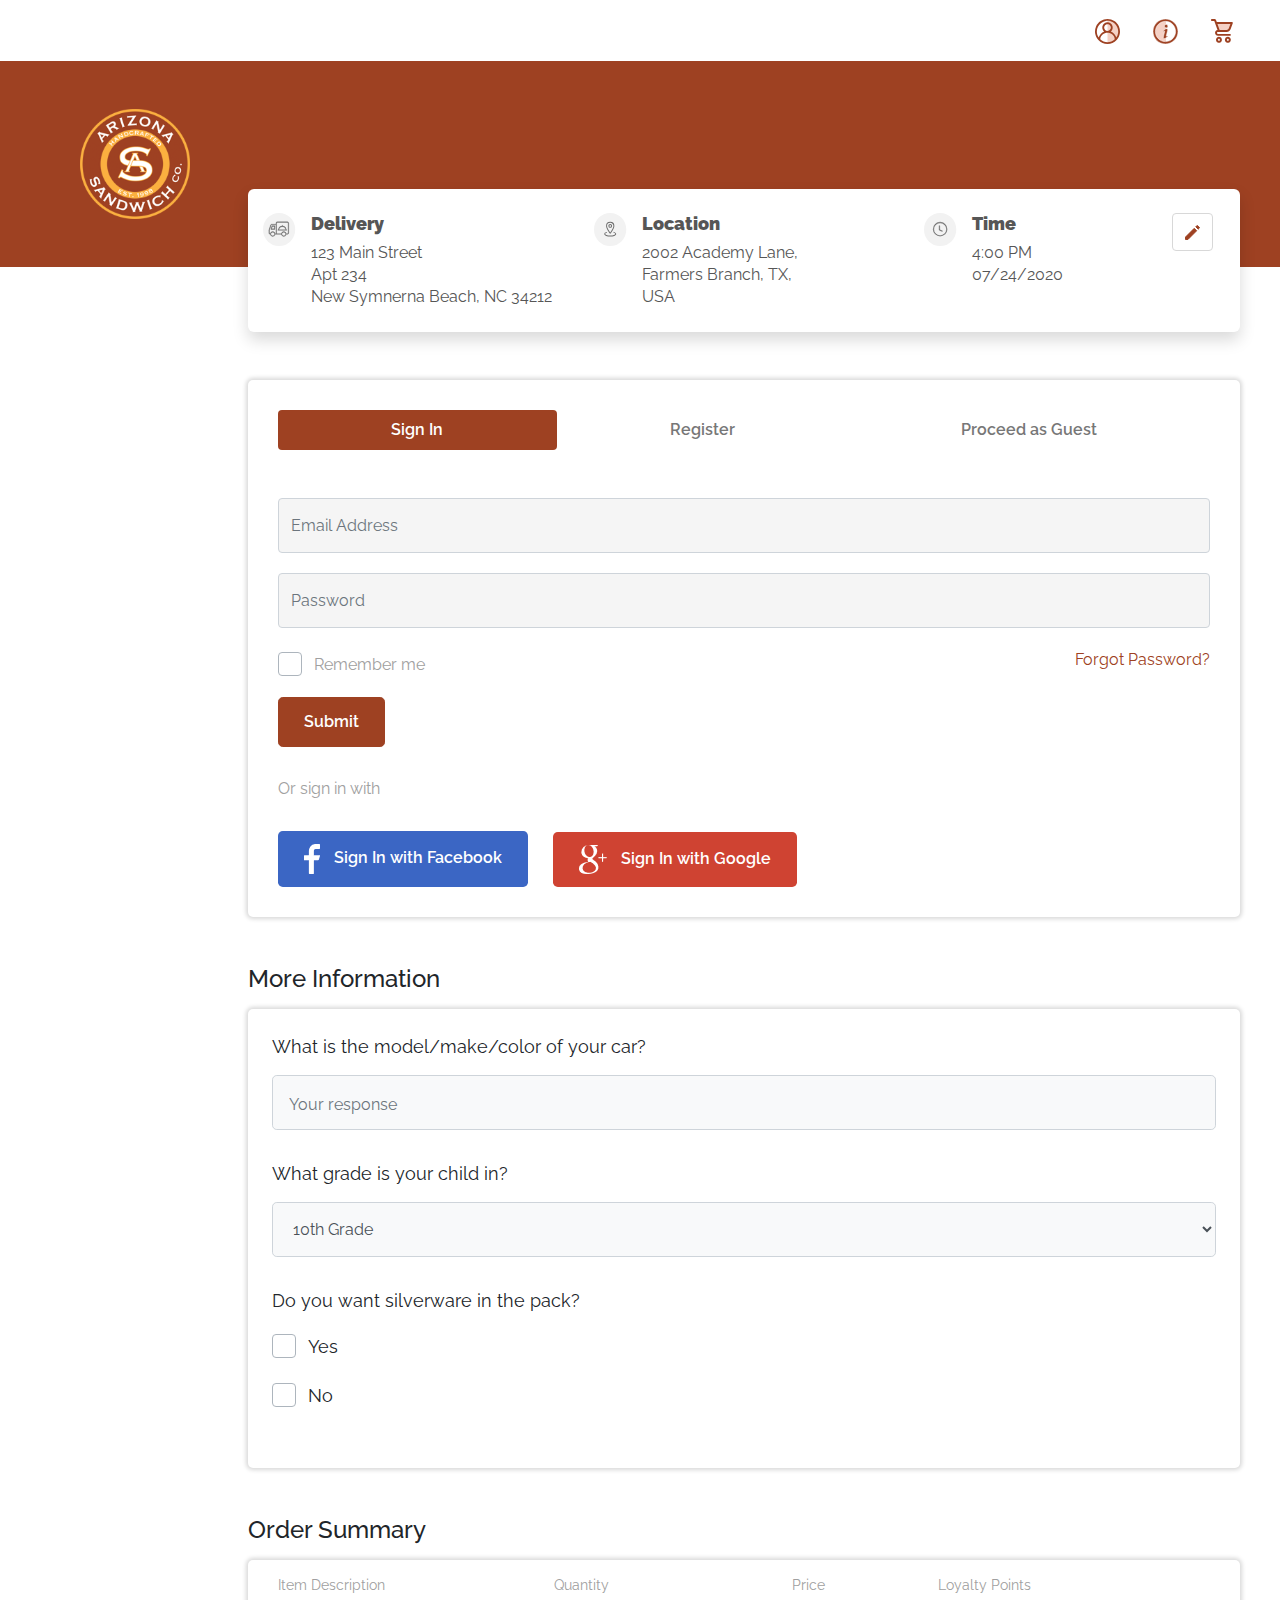
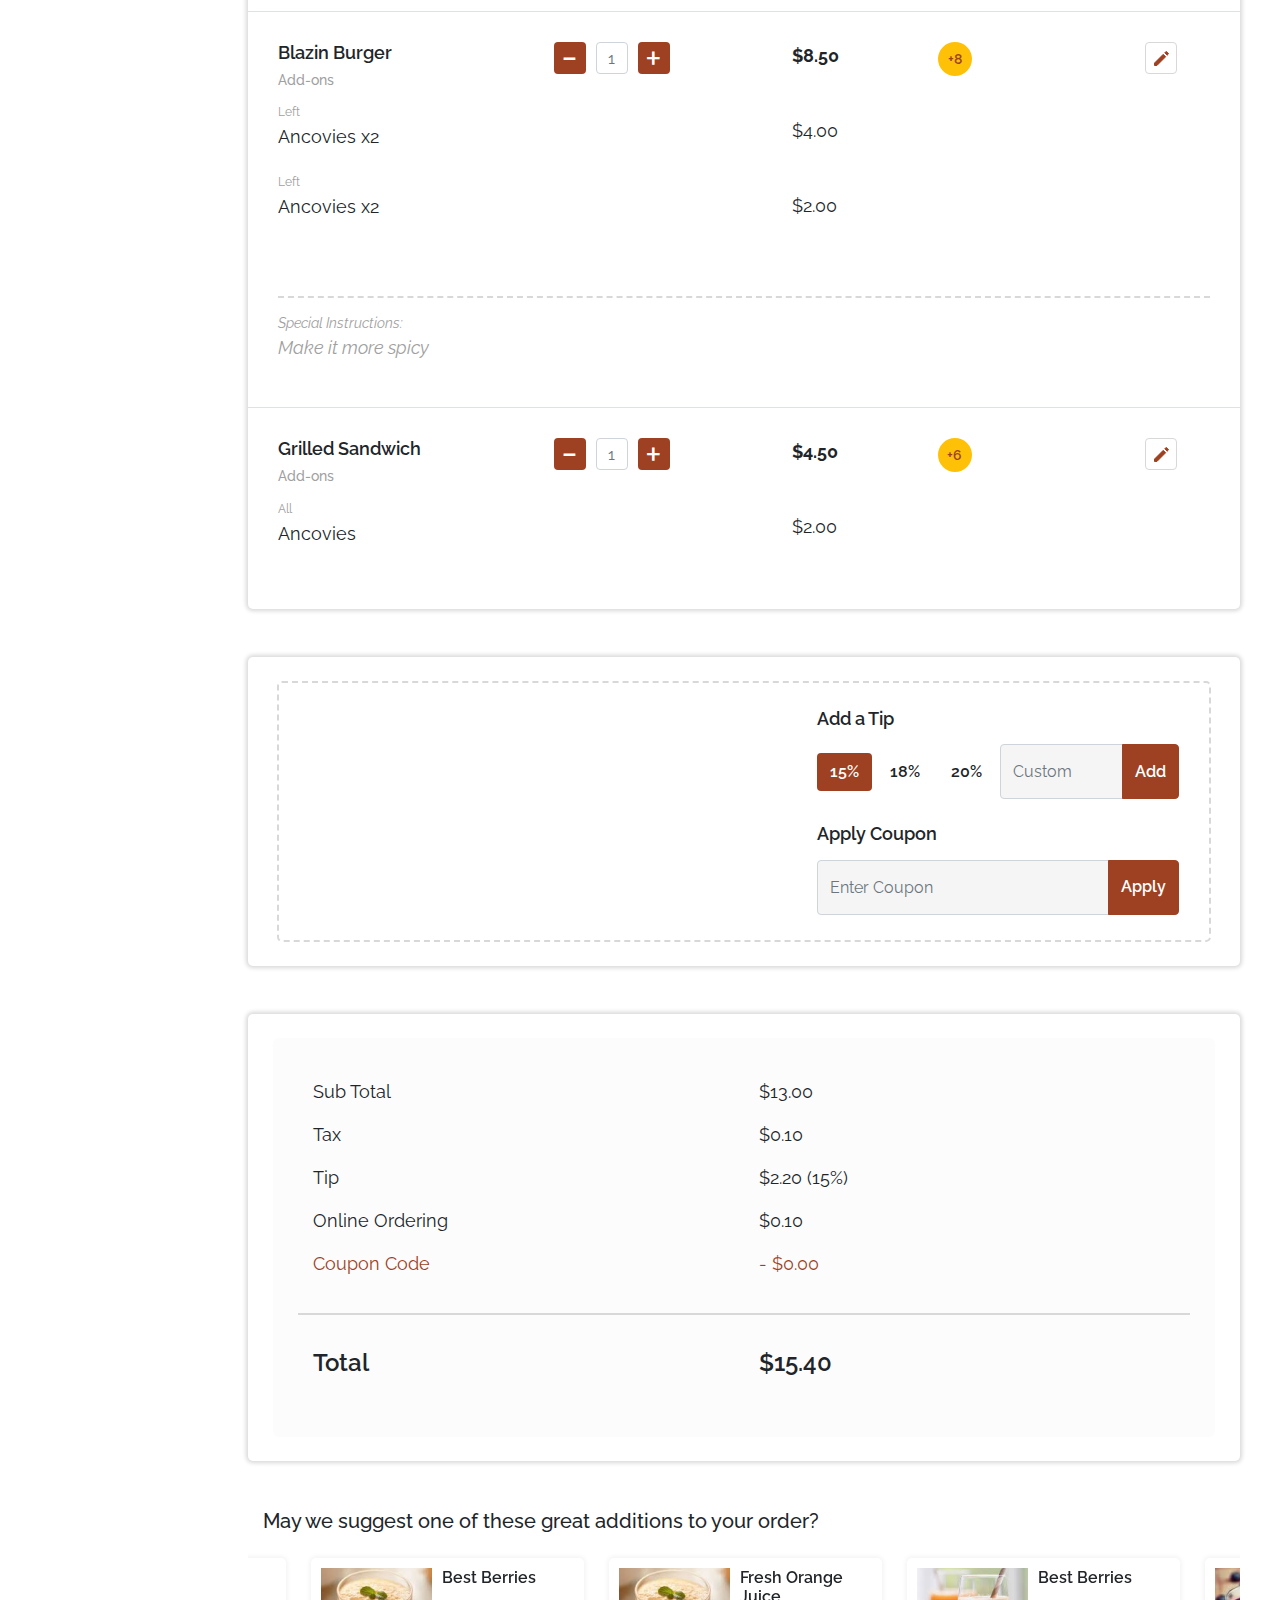
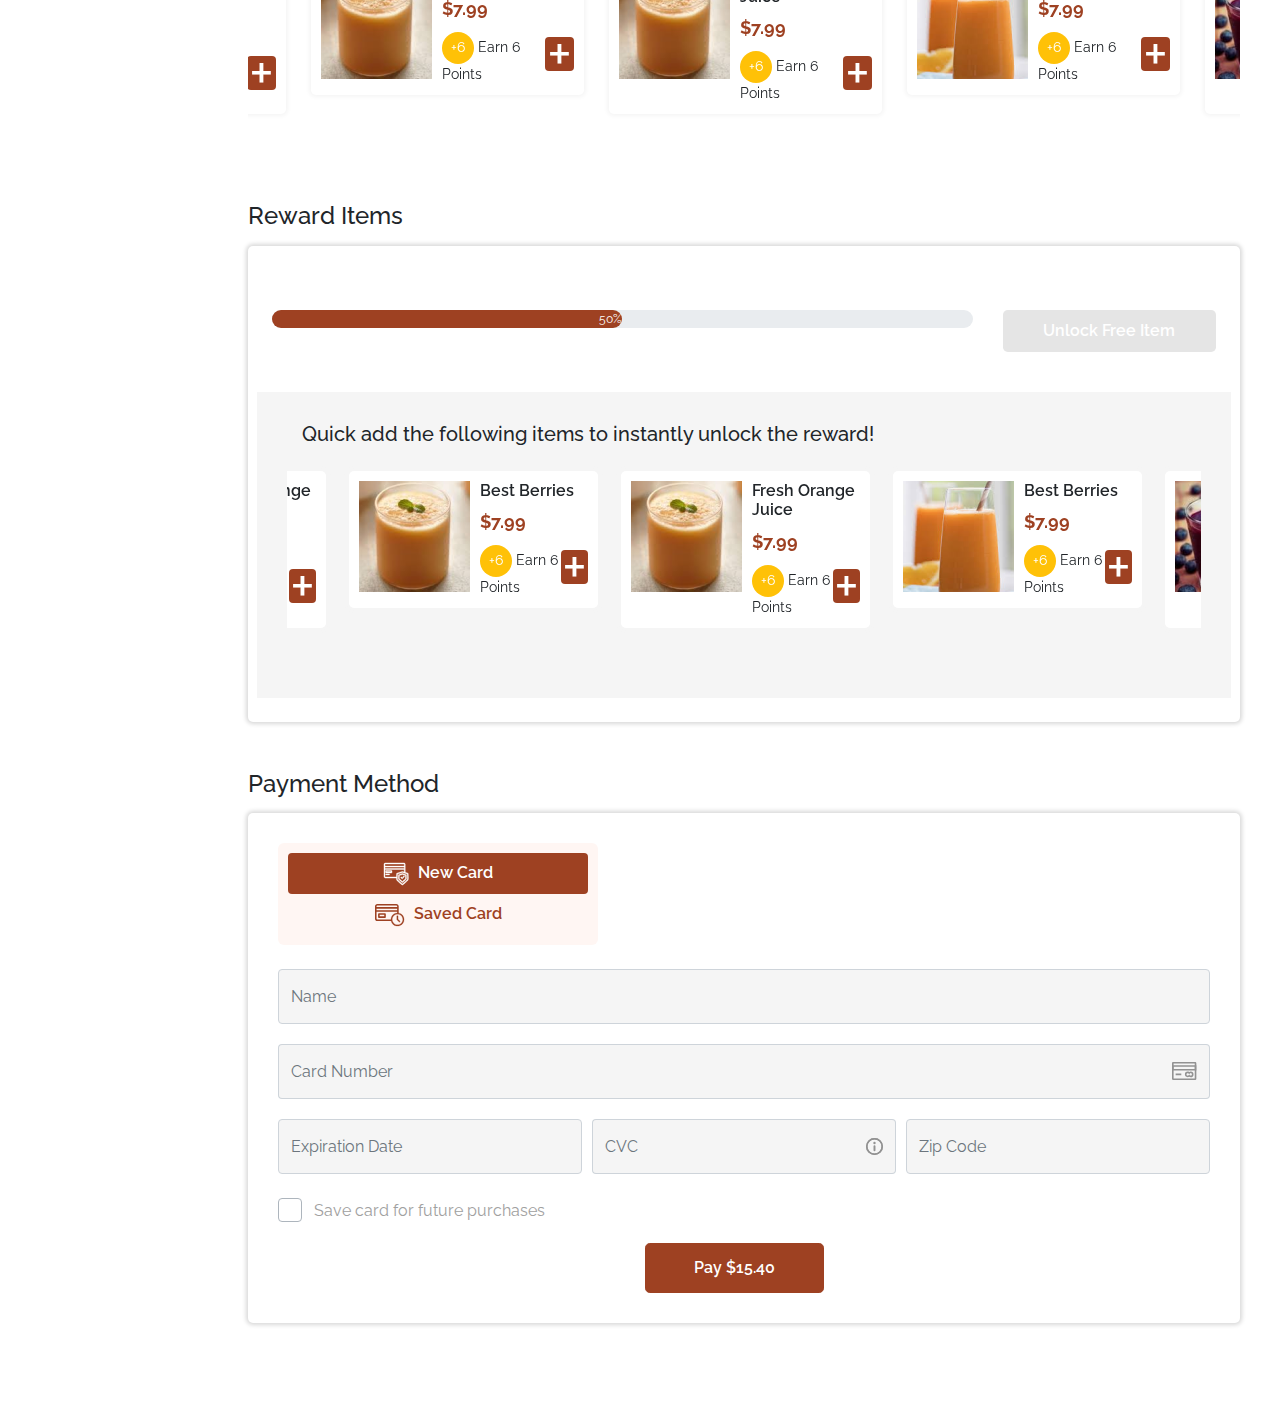
<file: checkout.html>
<!DOCTYPE html>
<html lang="en">
  <head>
    <!-- Required meta tags -->
    <meta charset="utf-8" />
    <meta
      name="viewport"
      content="width=device-width, initial-scale=1, shrink-to-fit=no"
    />

    <!-- Bootstrap CSS -->
    <link
      href="https://fonts.googleapis.com/css2?family=Raleway:wght@200;300;400;600;700&display=swap"
      rel="stylesheet"
    />
    <link rel="stylesheet" href="css/main.css" />

    <title>Arizona Sandwich! Start Order</title>
  </head>

  <body>
    <!-- Top Navigation Desktop Starts-->
    <div class="container d-none d-md-block d-xl-block">
      <nav class="navbar">
        <ul class="nav ml-auto">
          <li class="nav-item">
            <a class="nav-link" href="#">
              <svg
                width="25"
                height="25"
                viewBox="0 0 25 25"
                fill="none"
                xmlns="http://www.w3.org/2000/svg"
              >
                <path
                  d="M12.5 23.9584V1.04175H14.5833L18.2292 2.60425L21.3542 5.20841L22.9167 7.81258L23.9583 10.4167L24.4792 13.5417L23.4375 17.1876L21.3542 20.3126L18.2292 22.3959L16.1458 23.9584H12.5Z"
                  fill="#F5D1C5"
                />
                <path
                  d="M21.6463 20.9989C23.3058 19.2194 24.4089 16.9944 24.8203 14.5973C25.2316 12.2001 24.9333 9.73518 23.962 7.50505C22.9906 5.27492 21.3885 3.3767 19.3523 2.04346C17.3161 0.710223 14.9346 0 12.5 0C10.0654 0 7.68386 0.710223 5.64769 2.04346C3.61153 3.3767 2.00941 5.27492 1.03805 7.50505C0.066689 9.73518 -0.231625 12.2001 0.179734 14.5973C0.591092 16.9944 1.69422 19.2194 3.35366 20.9989V21.0416H3.39635C4.56039 22.2905 5.96945 23.2865 7.5357 23.9675C9.10194 24.6485 10.7918 25 12.5 25C14.2082 25 15.8981 24.6485 17.4643 23.9675C19.0306 23.2865 20.4396 22.2905 21.6037 21.0416H21.6463V20.9989ZM1.82927 12.5136C1.82781 10.8427 2.21958 9.1948 2.97296 7.70295C3.72634 6.21109 4.82024 4.91705 6.16637 3.92525C7.51251 2.93346 9.07319 2.27169 10.7225 1.99334C12.3717 1.71499 14.0634 1.82786 15.661 2.32285C17.2586 2.81783 18.7173 3.68107 19.9194 4.84289C21.1216 6.00471 22.0335 7.43259 22.5816 9.01128C23.1297 10.59 23.2986 12.2753 23.0747 13.9312C22.8508 15.5871 22.2404 17.1673 21.2927 18.5441C20.9016 17.1882 20.2032 15.9406 19.2515 14.8979C18.2998 13.8553 17.1204 13.0457 15.8049 12.5319C16.6249 11.8517 17.2151 10.9354 17.495 9.9079C17.7749 8.88041 17.7308 7.79172 17.3688 6.79016C17.0068 5.78859 16.3445 4.92288 15.4722 4.31099C14.5998 3.6991 13.5598 3.37078 12.4939 3.37078C11.428 3.37078 10.388 3.6991 9.51562 4.31099C8.64326 4.92288 7.98097 5.78859 7.61899 6.79016C7.25701 7.79172 7.21295 8.88041 7.49282 9.9079C7.77268 10.9354 8.36286 11.8517 9.18293 12.5319C7.86741 13.0457 6.68805 13.8553 5.73635 14.8979C4.78464 15.9406 4.08617 17.1882 3.69513 18.5441C2.4749 16.7697 1.82412 14.6664 1.82927 12.5136ZM9.14634 8.55425C9.14634 7.89163 9.34303 7.24389 9.71154 6.69294C10.08 6.14199 10.6038 5.71258 11.2166 5.45901C11.8294 5.20544 12.5037 5.13909 13.1543 5.26836C13.8048 5.39763 14.4024 5.71671 14.8714 6.18525C15.3404 6.6538 15.6598 7.25076 15.7892 7.90064C15.9186 8.55053 15.8522 9.22416 15.5984 9.83634C15.3445 10.4485 14.9147 10.9718 14.3632 11.3399C13.8117 11.708 13.1633 11.9045 12.5 11.9045C11.611 11.9029 10.759 11.5494 10.1304 10.9215C9.5018 10.2935 9.14795 9.4423 9.14634 8.55425ZM5.21952 20.2863C5.4007 18.4831 6.24593 16.8114 7.59122 15.5956C8.93651 14.3798 10.6859 13.7066 12.5 13.7066C14.3141 13.7066 16.0635 14.3798 17.4088 15.5956C18.7541 16.8114 19.5993 18.4831 19.7805 20.2863C17.8108 22.1405 15.2065 23.1732 12.5 23.1732C9.79352 23.1732 7.18923 22.1405 5.21952 20.2863Z"
                  fill="#9E4122"
                />
              </svg>
            </a>
          </li>
          <li class="nav-item">
            <a class="nav-link" href="#">
              <svg
                width="27"
                height="27"
                viewBox="0 0 27 27"
                fill="none"
                xmlns="http://www.w3.org/2000/svg"
              >
                <path
                  d="M13.9805 24.9167V2H11.8971L8.2513 3.5625L5.1263 6.16667L3.5638 8.77083L2.52213 11.375L2.0013 14.5L3.04297 18.1458L5.1263 21.2708L8.2513 23.3542L10.3346 24.9167H13.9805Z"
                  fill="#F5D1C5"
                />
                <path
                  d="M13.54 1.00007C20.4024 1.02257 26.0398 6.66499 25.9998 13.4799C25.9978 15.126 25.6716 16.7556 25.0399 18.2756C24.4081 19.7957 23.4832 21.1764 22.3178 22.339C21.1525 23.5015 19.7695 24.4232 18.248 25.0513C16.7264 25.6794 15.0961 26.0017 13.45 25.9997C6.58256 26.0122 0.967641 20.3273 1.00014 13.3899C1.02919 10.0869 2.36444 6.92966 4.71411 4.60809C7.06379 2.28652 10.2369 0.989368 13.54 1.00007ZM13.5975 3.36503C12.2617 3.35214 10.9366 3.60425 9.69881 4.10676C8.46107 4.60927 7.33525 5.35222 6.38647 6.29262C5.4377 7.23303 4.68481 8.35222 4.17135 9.58547C3.65789 10.8187 3.39405 12.1415 3.39511 13.4774C3.33261 18.9998 7.91504 23.6097 13.4525 23.6222C14.788 23.6252 16.1108 23.3639 17.3448 22.8532C18.5788 22.3425 19.6995 21.5926 20.6424 20.6468C21.5852 19.7009 22.3315 18.5778 22.8382 17.3422C23.3449 16.1066 23.6021 14.7829 23.5948 13.4474C23.5623 7.90997 19.0624 3.37253 13.5975 3.36503Z"
                  fill="#9E4122"
                  stroke="white"
                  stroke-width="0.5"
                />
                <path
                  d="M12.9737 20.5846H12.0537C12.0379 20.5713 12.0202 20.5604 12.0012 20.5521C11.7278 20.4442 11.5039 20.2389 11.3728 19.9758C11.2418 19.7127 11.2127 19.4104 11.2912 19.1271C11.7087 17.4046 12.1387 15.6846 12.5562 13.9622C12.6143 13.7236 12.6561 13.4814 12.6812 13.2372C12.6897 13.207 12.6895 13.175 12.6806 13.1449C12.6718 13.1148 12.6546 13.0878 12.6312 13.0669C12.6077 13.0461 12.5789 13.0322 12.548 13.027C12.517 13.0217 12.4853 13.0253 12.4562 13.0372C12.3571 13.0588 12.2606 13.0915 12.1687 13.1347C11.9587 13.2222 11.7562 13.3247 11.5462 13.4072C11.4726 13.4491 11.3863 13.463 11.3032 13.4465C11.2201 13.43 11.1458 13.3841 11.0938 13.3172V12.9797C11.2363 12.7795 11.3979 12.5937 11.5762 12.4247C12.2062 11.9247 12.8537 11.4522 13.5037 10.9772C13.6429 10.8853 13.7922 10.8098 13.9487 10.7522C14.154 10.6628 14.382 10.6392 14.6012 10.6847C14.7842 10.7087 14.9597 10.7725 15.1155 10.8716C15.2712 10.9706 15.4034 11.1026 15.5027 11.2581C15.6021 11.4137 15.6662 11.5891 15.6905 11.772C15.7149 11.955 15.6989 12.1411 15.6437 12.3172C15.2354 13.9838 14.827 15.6422 14.4187 17.2921C14.3534 17.5622 14.3049 17.836 14.2737 18.1121C14.2659 18.1424 14.2671 18.1743 14.2772 18.2039C14.2873 18.2336 14.3059 18.2596 14.3307 18.2787C14.3554 18.2979 14.3852 18.3093 14.4164 18.3117C14.4476 18.3141 14.4788 18.3073 14.5062 18.2921C14.6612 18.2446 14.8062 18.1696 14.9562 18.1096C15.1062 18.0496 15.3237 17.9571 15.5112 17.8946C15.5643 17.8749 15.6224 17.8728 15.6768 17.8886C15.7313 17.9043 15.7792 17.9371 15.8137 17.9821C15.8524 18.0262 15.8761 18.0814 15.8815 18.1397C15.8869 18.1981 15.8737 18.2567 15.8437 18.3071C15.7982 18.4035 15.7402 18.4934 15.6712 18.5746C15.5164 18.745 15.3493 18.9037 15.1712 19.0496C14.4891 19.6299 13.7533 20.1439 12.9737 20.5846Z"
                  fill="#9E4122"
                  stroke="white"
                  stroke-width="0.5"
                />
                <path
                  d="M14.1624 9.90492C13.8157 9.90789 13.4759 9.80779 13.1861 9.61731C12.8964 9.42684 12.6698 9.15458 12.535 8.83509C12.4003 8.51559 12.3635 8.16327 12.4293 7.82283C12.4951 7.48238 12.6606 7.16916 12.9047 6.92292C13.1488 6.67668 13.4606 6.50852 13.8005 6.43977C14.1403 6.37102 14.493 6.40479 14.8136 6.53679C15.1343 6.66879 15.4085 6.89307 15.6014 7.18117C15.7944 7.46926 15.8974 7.80819 15.8974 8.15494C15.8991 8.38395 15.8554 8.61102 15.769 8.82311C15.6826 9.03519 15.5551 9.22809 15.3938 9.39072C15.2326 9.55336 15.0408 9.68251 14.8295 9.77075C14.6181 9.859 14.3915 9.90459 14.1624 9.90492Z"
                  fill="#9E4122"
                  stroke="white"
                  stroke-width="0.5"
                />
              </svg>
            </a>
          </li>
          <li class="nav-item">
            <a class="nav-link" href="#">
              <svg
                width="22"
                height="24"
                viewBox="0 0 22 24"
                fill="none"
                xmlns="http://www.w3.org/2000/svg"
              >
                <path d="M20.5 4H6L5.5 4.5L8 12H17L20.5 4Z" fill="#F5D1C5" />
                <path
                  d="M3.27484 7.46913e-10H0.992376C0.729182 7.46913e-10 0.476767 0.104554 0.29066 0.29066C0.104554 0.476767 0 0.729182 0 0.992376C0 1.25557 0.104554 1.50799 0.29066 1.69409C0.476767 1.8802 0.729182 1.98475 0.992376 1.98475H3.27484L6.53728 10.9583C5.80783 11.0807 5.15004 11.4702 4.69205 12.0509C4.23405 12.6317 4.00865 13.3622 4.05974 14.1001C4.11083 14.8379 4.43476 15.5304 4.96842 16.0425C5.50209 16.5546 6.20728 16.8497 6.94663 16.8704H18.8551C19.1183 16.8704 19.3708 16.7658 19.5569 16.5797C19.743 16.3936 19.8475 16.1412 19.8475 15.878C19.8475 15.6148 19.743 15.3624 19.5569 15.1763C19.3708 14.9902 19.1183 14.8856 18.8551 14.8856H6.94663C6.68344 14.8856 6.43102 14.7811 6.24492 14.595C6.05881 14.4089 5.95426 14.1565 5.95426 13.8933C5.95426 13.6301 6.05881 13.3777 6.24492 13.1915C6.43102 13.0054 6.68344 12.9009 6.94663 12.9009H15.682C16.5238 12.8983 17.3449 12.6403 18.0368 12.1609C18.7288 11.6816 19.2589 11.0036 19.5573 10.2165L21.7703 4.31684C21.8264 4.16666 21.8453 4.00513 21.8253 3.84607C21.8054 3.687 21.7472 3.53513 21.6558 3.40346C21.5643 3.27178 21.4423 3.16422 21.3002 3.08997C21.1582 3.01573 21.0002 2.97701 20.8399 2.97713H5.95426C5.88761 2.97734 5.82115 2.98398 5.75578 2.99698L5.14051 1.30746C5.00142 0.924326 4.74774 0.593309 4.41395 0.359389C4.08016 0.125469 3.68244 -1.11785e-05 3.27484 7.46913e-10ZM19.401 4.96188L17.699 9.51937C17.5441 9.92923 17.2682 10.2823 16.908 10.5318C16.5477 10.7812 16.1202 10.9153 15.682 10.9161H8.63367L6.46781 4.96188H19.401Z"
                  fill="#9E4122"
                />
                <path
                  d="M4.96191 20.8399C4.96191 21.4287 5.13652 22.0043 5.46365 22.4939C5.79078 22.9835 6.25575 23.3651 6.79974 23.5904C7.34374 23.8158 7.94234 23.8747 8.51985 23.7598C9.09736 23.645 9.62783 23.3614 10.0442 22.9451C10.4605 22.5287 10.7441 21.9982 10.859 21.4207C10.9738 20.8432 10.9149 20.2446 10.6896 19.7006C10.4642 19.1566 10.0826 18.6917 9.59305 18.3645C9.10346 18.0374 8.52786 17.8628 7.93904 17.8628C7.14946 17.8628 6.39221 18.1765 5.83389 18.7348C5.27558 19.2931 4.96191 20.0503 4.96191 20.8399ZM8.93142 20.8399C8.93142 21.0362 8.87322 21.2281 8.76417 21.3913C8.65513 21.5545 8.50014 21.6816 8.31881 21.7568C8.13748 21.8319 7.93794 21.8515 7.74544 21.8132C7.55294 21.7749 7.37611 21.6804 7.23733 21.5416C7.09854 21.4029 7.00403 21.226 6.96573 21.0335C6.92744 20.841 6.9471 20.6415 7.02221 20.4602C7.09732 20.2788 7.22451 20.1238 7.38771 20.0148C7.5509 19.9057 7.74277 19.8475 7.93904 19.8475C8.20224 19.8475 8.45465 19.9521 8.64076 20.1382C8.82686 20.3243 8.93142 20.5767 8.93142 20.8399Z"
                  fill="#9E4122"
                />
                <path
                  d="M16.8717 17.8628C16.2828 17.8628 15.7072 18.0374 15.2177 18.3645C14.7281 18.6917 14.3465 19.1566 14.1212 19.7006C13.8958 20.2446 13.8369 20.8432 13.9517 21.4207C14.0666 21.9982 14.3502 22.5287 14.7665 22.9451C15.1829 23.3614 15.7133 23.645 16.2909 23.7598C16.8684 23.8747 17.467 23.8158 18.011 23.5904C18.555 23.3651 19.0199 22.9835 19.3471 22.4939C19.6742 22.0043 19.8488 21.4287 19.8488 20.8399C19.8488 20.0503 19.5351 19.2931 18.9768 18.7348C18.4185 18.1765 17.6612 17.8628 16.8717 17.8628ZM16.8717 21.8323C16.6754 21.8323 16.4835 21.7741 16.3203 21.6651C16.1571 21.556 16.0299 21.401 15.9548 21.2197C15.8797 21.0384 15.8601 20.8388 15.8984 20.6463C15.9366 20.4538 16.0312 20.277 16.1699 20.1382C16.3087 19.9994 16.4856 19.9049 16.6781 19.8666C16.8706 19.8283 17.0701 19.848 17.2514 19.9231C17.4328 19.9982 17.5877 20.1254 17.6968 20.2886C17.8058 20.4518 17.864 20.6436 17.864 20.8399C17.864 21.1031 17.7595 21.3555 17.5734 21.5416C17.3873 21.7277 17.1349 21.8323 16.8717 21.8323Z"
                  fill="#9E4122"
                />
              </svg>
            </a>
          </li>
        </ul>
      </nav>
    </div>
    <!-- Top Navigation Desktop Ends-->

    <!-- Arizona Sandwich Container with brown bg starts -->

    <div class="container-fluid arizona-sandwich-banner py-md-3 py-xl-5">
      <div class="container">
        <div class="row">
          <div class="arz-sandwich-logo">
            <a href="javascript:;">
              <img
                src="images/arizona-sandwish-logo.svg"
                alt=""
                class="img-fluid"
              />
            </a>
          </div>
          <div class="col-md col-xl d-flex align-items-center mobile-Nav px-0">
            <!-- <h3 class="d-none d-md-block d-xl-block ml-sm-5 ml-lg-0 ml-xl-5">
              Menu
            </h3> -->
            <a href="#" class="d-block d-md-none d-xl-none">
              <svg
                width="29"
                height="21"
                viewBox="0 0 29 21"
                fill="none"
                xmlns="http://www.w3.org/2000/svg"
              >
                <rect
                  width="28.4118"
                  height="3.70588"
                  rx="1.85294"
                  fill="white"
                />
                <rect
                  y="8.64697"
                  width="28.4118"
                  height="3.70588"
                  rx="1.85294"
                  fill="white"
                />
                <rect
                  y="17.2942"
                  width="28.4118"
                  height="3.70588"
                  rx="1.85294"
                  fill="white"
                />
              </svg>
            </a>
            <a
              href="#"
              class="navbar-brand d-block d-md-none d-xl-none ml-3 mobile-search"
            >
              <svg
                width="24"
                height="24"
                viewBox="0 0 24 24"
                fill="none"
                xmlns="http://www.w3.org/2000/svg"
              >
                <path
                  fill-rule="evenodd"
                  clip-rule="evenodd"
                  d="M13.2 2.4C17.8392 2.4 21.6 6.16081 21.6 10.8C21.6 15.4392 17.8392 19.2 13.2 19.2C8.56081 19.2 4.8 15.4392 4.8 10.8C4.8 6.16081 8.56081 2.4 13.2 2.4ZM24 10.8C24 4.83532 19.1647 0 13.2 0C7.23532 0 2.4 4.83532 2.4 10.8C2.4 16.7647 7.23532 21.6 13.2 21.6C19.1647 21.6 24 16.7647 24 10.8Z"
                  fill="white"
                />
                <path
                  fill-rule="evenodd"
                  clip-rule="evenodd"
                  d="M7.26853 16.7315C6.7999 16.2628 6.0401 16.2628 5.57147 16.7315L0.351471 21.9515C-0.117159 22.4201 -0.117159 23.1799 0.351471 23.6485C0.820099 24.1172 1.5799 24.1172 2.04853 23.6485L7.26853 18.4285C7.73716 17.9599 7.73716 17.2001 7.26853 16.7315Z"
                  fill="white"
                />
              </svg>
            </a>

            <input
              type="text"
              class="form-control mobile-search-container"
              placeholder="Enter Search Here"
              style="display: none"
            />

            <nav
              class="nav ml-auto d-flex d-md-none d-xl-none align-items-center"
            >
              <a href="#" class="nav-link">
                <div class="btn-group">
                  <button
                    type="button"
                    class="btn btn-secondary dropdown-toggle"
                    data-toggle="dropdown"
                    aria-haspopup="true"
                    aria-expanded="false"
                  >
                    <img src="images/info.png" alt="" class="img-fluid" />
                  </button>
                  <div class="dropdown-menu dropdown-menu-right mobile-method">
                    <div class="row">
                      <div class="col-xl-4">
                        <h4>Delivery</h4>
                        <p>
                          123 Main Street <br />
                          Apt 234 <br />
                          New Symnerna Beach, NC 34212
                        </p>
                      </div>

                      <div class="col-xl-4">
                        <h4>Location</h4>
                        <p>
                          2002 Academy Lane, <br />
                          Farmers Branch, TX, <br />
                          USA
                        </p>
                      </div>

                      <div class="col-xl-3">
                        <h4>Time</h4>
                        <p>
                          4:00 PM <br />
                          07/24/2020
                        </p>
                      </div>
                    </div>
                  </div>
                </div>
              </a>
              <a
                class="nav-link cart-items"
                href="#"
                data-toggle="modal"
                data-target="#cartModal"
              >
                <svg
                  width="22"
                  height="17"
                  viewBox="0 0 22 17"
                  fill="none"
                  xmlns="http://www.w3.org/2000/svg"
                >
                  <path
                    d="M3.27484 7.46913e-10H0.992376C0.729182 7.46913e-10 0.476767 0.104554 0.29066 0.29066C0.104554 0.476767 0 0.729182 0 0.992376C0 1.25557 0.104554 1.50799 0.29066 1.69409C0.476767 1.8802 0.729182 1.98475 0.992376 1.98475H3.27484L6.53728 10.9583C5.80783 11.0807 5.15004 11.4702 4.69205 12.0509C4.23405 12.6317 4.00865 13.3622 4.05974 14.1001C4.11083 14.8379 4.43476 15.5304 4.96842 16.0425C5.50209 16.5546 6.20728 16.8497 6.94663 16.8704H18.8551C19.1183 16.8704 19.3708 16.7658 19.5569 16.5797C19.743 16.3936 19.8475 16.1412 19.8475 15.878C19.8475 15.6148 19.743 15.3624 19.5569 15.1763C19.3708 14.9902 19.1183 14.8856 18.8551 14.8856H6.94663C6.68344 14.8856 6.43102 14.7811 6.24492 14.595C6.05881 14.4089 5.95426 14.1565 5.95426 13.8933C5.95426 13.6301 6.05881 13.3777 6.24492 13.1915C6.43102 13.0054 6.68344 12.9009 6.94663 12.9009H15.682C16.5238 12.8983 17.3449 12.6403 18.0368 12.1609C18.7288 11.6816 19.2589 11.0036 19.5573 10.2165L21.7703 4.31684C21.8264 4.16666 21.8453 4.00513 21.8253 3.84607C21.8054 3.687 21.7472 3.53513 21.6558 3.40346C21.5643 3.27178 21.4423 3.16422 21.3002 3.08997C21.1582 3.01573 21.0002 2.97701 20.8399 2.97713H5.95426C5.88761 2.97734 5.82115 2.98398 5.75578 2.99698L5.14051 1.30746C5.00142 0.924326 4.74774 0.593309 4.41395 0.359389C4.08016 0.125469 3.68244 -1.11785e-05 3.27484 7.46913e-10ZM19.401 4.96188L17.699 9.51937C17.5441 9.92923 17.2682 10.2823 16.908 10.5318C16.5477 10.7812 16.1202 10.9153 15.682 10.9161H8.63367L6.46781 4.96188H19.401Z"
                    fill="white"
                  />
                </svg>

                <span class="badge">2</span>
              </a>
            </nav>
          </div>
        </div>
      </div>
    </div>
    <!-- Arizona Sandwich Container with brown bg starts -->
    <div class="container-fluid pb-5">
      <div class="container">
        <div class="row">
          <!-- Main container with right side content starts -->
          <main
            class="col-md-9 col-xl-10 offset-md-3 offset-xl-2 right-side start-order checkout-pages mt-0"
          >
            <div class="row d-block d-md-none d-xl-none">
              <div class="col mobile-heading text-center">
                <h3 class="font-weight-bold mb-0">Checkout</h3>
              </div>
            </div>
            <div class="row">
              <!-- Method info Delivery, Location and Time starts -->
              <div
                class="col delivery-info py-4 mt-md-0 shadow d-none d-md-block"
              >
                <div class="row">
                  <div class="col-md-4 col-xl-4 mb-4 mb-md-0">
                    <div class="row">
                      <div class="col-2 d-md-none d-xl-block col-xl-auto pr-0">
                        <img src="images/delivery-icon.svg" alt="" />
                      </div>
                      <div class="col">
                        <h4>Delivery</h4>
                        <p>
                          123 Main Street <br />
                          Apt 234 <br />
                          New Symnerna Beach, NC 34212
                        </p>
                      </div>
                    </div>
                  </div>
                  <div class="col-md-4 col-xl-4 mb-4 mb-md-0">
                    <div class="row">
                      <div class="col-2 d-md-none d-xl-block col-xl-auto pr-0">
                        <img src="images/location.svg" alt="" />
                      </div>
                      <div class="col">
                        <h4>Location</h4>
                        <p>
                          2002 Academy Lane, <br />
                          Farmers Branch, TX, <br />
                          USA
                        </p>
                      </div>
                    </div>
                  </div>
                  <div class="col-md-4 col-xl-3">
                    <div class="row">
                      <div class="col-2 d-md-none d-xl-block col-xl-auto pr-0">
                        <img src="images/time-icon.svg" alt="" />
                      </div>
                      <div class="col">
                        <h4>Time</h4>
                        <p>
                          4:00 PM <br />
                          07/24/2020
                        </p>
                      </div>
                    </div>
                  </div>
                  <div class="d-none d-md-none d-xl-block col-xl-1">
                    <button class="btn">
                      <svg
                        width="15"
                        height="15"
                        viewBox="0 0 15 15"
                        fill="none"
                        xmlns="http://www.w3.org/2000/svg"
                      >
                        <path
                          d="M2.91832 14.4999H0.5V12.0816L9.2221 3.35945L11.6404 5.77778L2.91832 14.4999Z"
                          fill="#9E4122"
                          stroke="#9E4122"
                        />
                        <path
                          d="M13.2309 4.18732L10.8126 1.76899L11.9842 0.597337C12.114 0.467554 12.3267 0.467554 12.4565 0.597337L12.4565 0.597341L14.4026 2.54343C14.4026 2.54343 14.4026 2.54343 14.4026 2.54343C14.5324 2.67321 14.5324 2.88586 14.4026 3.01564L14.4026 3.01566L13.2309 4.18732Z"
                          fill="#9E4122"
                          stroke="#9E4122"
                        />
                      </svg>
                    </button>
                  </div>
                </div>
              </div>
              <!-- Method info Delivery, Location and Time Ends -->
            </div>

            <div class="row mt-5">
              <div class="col">
                <!-- <div class="row">
                <h3>Guest Details</h3>
              </div> -->
                <div class="row">
                  <div class="col guest-details checkout-inner-container">
                    <ul
                      class="nav nav-pills nav-fill mb-5"
                      id="pills-tab"
                      role="tablist"
                    >
                      <li class="nav-item" role="presentation">
                        <a
                          class="nav-link active"
                          id="pills-home-tab"
                          data-toggle="pill"
                          href="#pills-home"
                          role="tab"
                          aria-controls="pills-home"
                          aria-selected="true"
                          >Sign In</a
                        >
                      </li>
                      <li class="nav-item" role="presentation">
                        <a
                          class="nav-link"
                          id="pills-profile-tab"
                          data-toggle="pill"
                          href="#pills-profile"
                          role="tab"
                          aria-controls="pills-profile"
                          aria-selected="false"
                          >Register</a
                        >
                      </li>
                      <li class="nav-item" role="presentation">
                        <a
                          class="nav-link"
                          id="pills-contact-tab"
                          data-toggle="pill"
                          href="#pills-contact"
                          role="tab"
                          aria-controls="pills-contact"
                          aria-selected="false"
                          >Proceed as Guest</a
                        >
                      </li>
                    </ul>
                    <div class="tab-content" id="pills-tabContent">
                      <div
                        class="tab-pane signin-form fade show active"
                        id="pills-home"
                        role="tabpanel"
                        aria-labelledby="pills-home-tab"
                      >
                        <form>
                          <input
                            type="email"
                            class="form-control"
                            placeholder="Email Address"
                            id="exampleInputEmail1"
                            aria-describedby="emailHelp"
                          />

                          <input
                            type="password"
                            class="form-control"
                            id="exampleInputPassword1"
                            placeholder="Password"
                          />
                          <div class="d-flex justify-content-between">
                            <div class="custom-control custom-checkbox">
                              <input
                                type="checkbox"
                                class="custom-control-input"
                                id="customCheck1"
                              />
                              <label
                                class="custom-control-label"
                                for="customCheck1"
                                >Remember me</label
                              >
                            </div>
                            <a href="" class="forgot-password"
                              >Forgot Password?</a
                            >
                          </div>
                          <button type="submit" class="btn btn-submit btn-lg">
                            Submit
                          </button>

                          <p>Or sign in with</p>
                          <div class="social-login">
                            <button class="btn btn-fb btn-lg">
                              <img src="images/facebook-icon.png" alt="" /> Sign
                              In with Facebook
                            </button>
                            <button class="btn btn-google btn-lg">
                              <img src="images/google-plus.png" alt="" /> Sign
                              In with Google
                            </button>
                          </div>
                        </form>
                      </div>
                      <div
                        class="tab-pane register-form fade"
                        id="pills-profile"
                        role="tabpanel"
                        aria-labelledby="pills-profile-tab"
                      >
                        <form>
                          <div class="row">
                            <div class="col-xl-6">
                              <input
                                type="text"
                                class="form-control"
                                placeholder="First name"
                              />
                            </div>
                            <div class="col-xl-6">
                              <input
                                type="text"
                                class="form-control"
                                placeholder="Last name"
                              />
                            </div>
                          </div>
                          <div class="row">
                            <div class="col-xl-6">
                              <input
                                type="email"
                                class="form-control"
                                placeholder="Email Address"
                              />
                            </div>
                            <div class="col-xl-6">
                              <input
                                type="text"
                                class="form-control"
                                placeholder="Telephone"
                              />
                            </div>
                          </div>
                          <div class="row">
                            <div class="col-xl-6">
                              <input
                                type="password"
                                class="form-control"
                                placeholder="Password"
                              />
                            </div>
                            <div class="col-xl-6">
                              <input
                                type="password"
                                class="form-control"
                                placeholder="Confirm Password"
                              />
                            </div>
                          </div>
                          <div class="row">
                            <div class="col-xl-6">
                              <div class="input-group">
                                <input
                                  type="text"
                                  class="form-control"
                                  placeholder="Birthday"
                                />
                                <div class="input-group-append">
                                  <span class="input-group-text">
                                    <img src="images/calender.svg" alt="" />
                                  </span>
                                </div>
                              </div>
                            </div>
                            <div class="col-xl-6">
                              <div class="input-group">
                                <input
                                  type="text"
                                  class="form-control"
                                  placeholder="Anniversary"
                                />
                                <div class="input-group-append">
                                  <span class="input-group-text">
                                    <img src="images/calender.svg" alt="" />
                                  </span>
                                </div>
                              </div>
                            </div>
                          </div>
                          <div class="row">
                            <div class="col">
                              <div class="custom-control custom-checkbox">
                                <input
                                  type="checkbox"
                                  class="custom-control-input"
                                  id="customCheck2"
                                />
                                <label
                                  class="custom-control-label"
                                  for="customCheck2"
                                  >Sign up for SMS coupon & info</label
                                >
                              </div>
                              <div class="custom-control custom-checkbox">
                                <input
                                  type="checkbox"
                                  class="custom-control-input"
                                  id="customCheck3"
                                />
                                <label
                                  class="custom-control-label"
                                  for="customCheck3"
                                  >Sign up for Email coupon &amp; info</label
                                >
                              </div>
                              <div class="custom-control custom-checkbox">
                                <input
                                  type="checkbox"
                                  class="custom-control-input"
                                  id="customCheck4"
                                />
                                <label
                                  class="custom-control-label"
                                  for="customCheck4"
                                  >I accept the
                                  <a href="#">Terms &amp; Conditions</a></label
                                >
                              </div>

                              <button
                                type="submit"
                                class="btn btn-submit btn-lg"
                              >
                                Submit
                              </button>

                              <p>Or sign in with</p>
                              <div class="social-login">
                                <button class="btn btn-fb btn-lg">
                                  <img src="images/facebook-icon.png" alt="" />
                                  Sign In with Facebook
                                </button>
                                <button class="btn btn-google btn-lg">
                                  <img src="images/google-plus.png" alt="" />
                                  Sign In with Google
                                </button>
                              </div>
                            </div>
                          </div>
                        </form>
                      </div>
                      <div
                        class="tab-pane guest-form fade"
                        id="pills-contact"
                        role="tabpanel"
                        aria-labelledby="pills-contact-tab"
                      >
                        <form>
                          <input
                            type="text"
                            class="form-control form-control-lg"
                            id="guestname"
                            placeholder="Name"
                          />
                          <input
                            type="email"
                            class="form-control form-control-lg"
                            placeholder="E-mail Address"
                            id="guestEmail"
                          />
                          <input
                            type="tel"
                            class="form-control form-control-lg"
                            placeholder="Telephone"
                            id="guestTelephone"
                          />
                          <button class="btn">Add a note</button>
                        </form>
                      </div>
                    </div>
                  </div>
                </div>
              </div>
            </div>
            <div class="row mt-5">
              <div class="col">
                <div class="row">
                  <h3>More Information</h3>
                </div>
                <div class="row">
                  <div class="col-xl-12 checkout-inner-container p-4">
                    <form>
                      <div class="form-group">
                        <label for="exampleFormControlInput1"
                          >What is the model/make/color of your car?</label
                        >
                        <input
                          type="email"
                          class="form-control form-control-lg bg-light"
                          id="exampleFormControlInput1"
                          placeholder="Your response"
                        />
                      </div>
                      <div class="form-group">
                        <label for="exampleFormControlSelect1"
                          >What grade is your child in?</label
                        >
                        <select
                          class="form-control form-control-lg bg-light"
                          id="exampleFormControlSelect1"
                        >
                          <option>10th Grade</option>
                          <option>2</option>
                          <option>3</option>
                          <option>4</option>
                          <option>5</option>
                        </select>
                      </div>
                      <div class="form-group">
                        <p>Do you want silverware in the pack?</p>
                        <div class="custom-control custom-checkbox">
                          <input
                            type="checkbox"
                            class="custom-control-input"
                            id="silverYes"
                          />
                          <label class="custom-control-label" for="silverYes"
                            >Yes</label
                          >
                        </div>
                        <div class="custom-control custom-checkbox">
                          <input
                            type="checkbox"
                            class="custom-control-input"
                            id="silverNo"
                          />
                          <label class="custom-control-label" for="silverNo"
                            >No</label
                          >
                        </div>
                      </div>
                    </form>
                  </div>
                </div>
              </div>
            </div>
            <div class="row mt-5">
              <div class="col order-summary">
                <div class="row">
                  <h3>Order Summary</h3>
                </div>
                <div class="row">
                  <div class="table-responsive checkout-inner-container">
                    <table class="table">
                      <thead>
                        <tr>
                          <th class="item-desc-mobile">
                            <span class="d-none d-xl-inline-block"
                              >Item Description</span
                            >
                            <span class="d-block d-xl-none">
                              Item Description <br />
                              &amp; Quantity</span
                            >
                          </th>
                          <th class="d-none d-xl-table-cell">Quantity</th>
                          <th>Price</th>
                          <th class="d-none d-sm-table-cell d-xl-table-cell">
                            Loyalty Points
                          </th>
                        </tr>
                      </thead>
                      <tbody>
                        <tr class="border-dashed-bottom">
                          <td>
                            <h4>
                              Blazin Burger
                              <button class="btn btn-outline d-block d-xl-none">
                                <svg
                                  width="15"
                                  height="15"
                                  viewBox="0 0 15 15"
                                  fill="none"
                                  xmlns="http://www.w3.org/2000/svg"
                                >
                                  <path
                                    d="M2.91832 14.4999H0.5V12.0816L9.2221 3.35945L11.6404 5.77778L2.91832 14.4999Z"
                                    fill="#9E4122"
                                    stroke="#9E4122"
                                  />
                                  <path
                                    d="M13.2309 4.18732L10.8126 1.76899L11.9842 0.597337C12.114 0.467554 12.3267 0.467554 12.4565 0.597337L12.4565 0.597341L14.4026 2.54343C14.4026 2.54343 14.4026 2.54343 14.4026 2.54343C14.5324 2.67321 14.5324 2.88586 14.4026 3.01564L14.4026 3.01566L13.2309 4.18732Z"
                                    fill="#9E4122"
                                    stroke="#9E4122"
                                  />
                                </svg>
                              </button>
                            </h4>
                            <div class="quantity d-flex d-xl-none mt-2 mb-3">
                              <button class="btn">
                                <span class="minus">- </span>
                              </button>
                              <input
                                type="text"
                                placeholder="1"
                                class="form-control"
                              />
                              <button class="btn"><span>+</span></button>
                            </div>
                            <h5>Add-ons</h5>
                            <small>Left</small>
                            <p>Ancovies <span>x2</span></p>
                            <small>Left</small>
                            <p>Ancovies <span>x2</span></p>
                          </td>
                          <td class="d-none d-xl-table-cell">
                            <div class="quantity">
                              <button class="btn">
                                <span class="minus">-</span>
                              </button>
                              <input
                                type="text"
                                placeholder="1"
                                class="form-control"
                              />
                              <button class="btn"><span>+</span></button>
                            </div>
                          </td>
                          <td>
                            <p class="mb-5"><strong>$8.50</strong></p>

                            <p class="ipad-price mb-xl-5">$4.00</p>

                            <p>$2.00</p>
                          </td>
                          <td class="d-none d-sm-table-cell d-xl-table-cell">
                            <div class="loyality-points bg-warning">+8</div>
                          </td>
                          <td class="d-none d-xl-table-cell">
                            <button class="btn btn-outline">
                              <svg
                                width="15"
                                height="15"
                                viewBox="0 0 15 15"
                                fill="none"
                                xmlns="http://www.w3.org/2000/svg"
                              >
                                <path
                                  d="M2.91832 14.4999H0.5V12.0816L9.2221 3.35945L11.6404 5.77778L2.91832 14.4999Z"
                                  fill="#9E4122"
                                  stroke="#9E4122"
                                />
                                <path
                                  d="M13.2309 4.18732L10.8126 1.76899L11.9842 0.597337C12.114 0.467554 12.3267 0.467554 12.4565 0.597337L12.4565 0.597341L14.4026 2.54343C14.4026 2.54343 14.4026 2.54343 14.4026 2.54343C14.5324 2.67321 14.5324 2.88586 14.4026 3.01564L14.4026 3.01566L13.2309 4.18732Z"
                                  fill="#9E4122"
                                  stroke="#9E4122"
                                />
                              </svg>
                            </button>
                          </td>
                        </tr>
                        <tr>
                          <td colspan="5" class="border-top-0 instructions">
                            <div class="dotted-line"></div>
                            <p>
                              <span>Special Instructions: </span>
                              Make it more spicy
                            </p>
                          </td>
                        </tr>
                        <tr class="border-dashed-bottom">
                          <td>
                            <h4>
                              Grilled Sandwich
                              <button class="btn btn-outline d-block d-xl-none">
                                <svg
                                  width="15"
                                  height="15"
                                  viewBox="0 0 15 15"
                                  fill="none"
                                  xmlns="http://www.w3.org/2000/svg"
                                >
                                  <path
                                    d="M2.91832 14.4999H0.5V12.0816L9.2221 3.35945L11.6404 5.77778L2.91832 14.4999Z"
                                    fill="#9E4122"
                                    stroke="#9E4122"
                                  />
                                  <path
                                    d="M13.2309 4.18732L10.8126 1.76899L11.9842 0.597337C12.114 0.467554 12.3267 0.467554 12.4565 0.597337L12.4565 0.597341L14.4026 2.54343C14.4026 2.54343 14.4026 2.54343 14.4026 2.54343C14.5324 2.67321 14.5324 2.88586 14.4026 3.01564L14.4026 3.01566L13.2309 4.18732Z"
                                    fill="#9E4122"
                                    stroke="#9E4122"
                                  />
                                </svg>
                              </button>
                            </h4>
                            <div class="quantity d-flex d-xl-none mt-2 mb-3">
                              <button class="btn">
                                <span class="minus">-</span>
                              </button>
                              <input
                                type="text"
                                placeholder="1"
                                class="form-control"
                              />
                              <button class="btn"><span>+</span></button>
                            </div>
                            <h5>Add-ons</h5>
                            <small>All</small>
                            <p>Ancovies</p>
                          </td>
                          <td class="d-none d-xl-table-cell">
                            <div class="quantity">
                              <button class="btn">
                                <span class="minus">-</span>
                              </button>
                              <input
                                type="text"
                                placeholder="1"
                                class="form-control"
                              />
                              <button class="btn"><span>+</span></button>
                            </div>
                          </td>
                          <td>
                            <p class="mb-xl-5"><strong>$4.50</strong></p>

                            <p class="ipad-price">$2.00</p>
                          </td>
                          <td
                            class="d-none d-sm-table-cell d-md-table-cell d-xl-table-cell"
                          >
                            <div class="loyality-points bg-warning">+6</div>
                          </td>
                          <td class="d-none d-xl-table-cell">
                            <button class="btn btn-outline">
                              <svg
                                width="15"
                                height="15"
                                viewBox="0 0 15 15"
                                fill="none"
                                xmlns="http://www.w3.org/2000/svg"
                              >
                                <path
                                  d="M2.91832 14.4999H0.5V12.0816L9.2221 3.35945L11.6404 5.77778L2.91832 14.4999Z"
                                  fill="#9E4122"
                                  stroke="#9E4122"
                                />
                                <path
                                  d="M13.2309 4.18732L10.8126 1.76899L11.9842 0.597337C12.114 0.467554 12.3267 0.467554 12.4565 0.597337L12.4565 0.597341L14.4026 2.54343C14.4026 2.54343 14.4026 2.54343 14.4026 2.54343C14.5324 2.67321 14.5324 2.88586 14.4026 3.01564L14.4026 3.01566L13.2309 4.18732Z"
                                  fill="#9E4122"
                                  stroke="#9E4122"
                                />
                              </svg>
                            </button>
                          </td>
                        </tr>
                      </tbody>
                    </table>
                  </div>
                </div>
              </div>
            </div>
            <div class="row mt-5">
              <div class="col-xl-12 checkout-inner-container p-4">
                <div class="row">
                  <div class="col coupon-section">
                    <div
                      class="coupon-section-inner col col-xl-5 offset-xl-7 px-0"
                    >
                      <h3>Add a Tip</h3>
                      <div class="col add-trip px-0">
                        <div class="d-flex mb-3 mb-xl-0">
                          <button class="btn active">15%</button>
                          <button class="btn">18%</button>
                          <button class="btn">20%</button>
                        </div>
                        <div class="input-group">
                          <input
                            type="text"
                            class="form-control"
                            placeholder="Custom"
                            aria-label="Recipient's username"
                            aria-describedby="button-addon2"
                          />
                          <div class="input-group-append">
                            <button
                              class="btn btn-outline-secondary"
                              type="button"
                              id="button-addon2"
                            >
                              Add
                            </button>
                          </div>
                        </div>
                      </div>
                      <h3 class="mt-4">Apply Coupon</h3>
                      <div class="col add-trip px-0">
                        <div class="input-group">
                          <input
                            type="text"
                            class="form-control"
                            placeholder="Enter Coupon"
                            aria-label="Recipient's username"
                            aria-describedby="button-addon2"
                          />
                          <div class="input-group-append">
                            <button
                              class="btn btn-outline-secondary"
                              type="button"
                              id="button-addon2"
                            >
                              Apply
                            </button>
                          </div>
                        </div>
                      </div>
                    </div>
                  </div>
                </div>
              </div>
            </div>
            <div class="row mt-5">
              <div class="col-xl-12 checkout-inner-container p-4">
                <div class="row">
                  <div class="col amount-total mx-3">
                    <div class="row">
                      <div class="col-6">
                        <p>Sub Total</p>
                      </div>
                      <div class="col-6">
                        <p>$13.00</p>
                      </div>
                    </div>
                    <div class="row">
                      <div class="col-6">
                        <p>Tax</p>
                      </div>
                      <div class="col-6">
                        <p>$0.10</p>
                      </div>
                    </div>
                    <div class="row">
                      <div class="col-6">
                        <p>Tip</p>
                      </div>
                      <div class="col-6 d-flex">
                        <p>$2.20 <span>(15%)</span></p>
                        <!-- <a href=""><img src="images/trash.png" alt="" /></a> -->
                      </div>
                    </div>
                    <div class="row">
                      <div class="col-6">
                        <p>Online Ordering</p>
                      </div>
                      <div class="col-6">
                        <p>$0.10</p>
                      </div>
                    </div>
                    <div class="row">
                      <div class="col-6">
                        <p class="brown">Coupon Code</p>
                      </div>
                      <div class="col-6 d-flex">
                        <p class="brown">- $0.00</p>
                        <!-- <a href=""><img src="images/trash.png" alt="" /></a> -->
                      </div>
                    </div>
                    <div class="row total">
                      <div class="col-6">
                        <p>Total</p>
                      </div>
                      <div class="col-6">
                        <p>$15.40</p>
                      </div>
                    </div>
                  </div>
                </div>
              </div>
            </div>
            <div class="row mt-5">
              <div class="col-md-12 suggest-order-addition">
                <h3>
                  May we suggest one of these great additions to your order?
                </h3>
              </div>
              <div class="col px-0">
                <div class="item-slider">
                  <div class="date-box">
                    <div class="suggestion-order">
                      <div class="suggest-img">
                        <img src="images/suggestion-order-img3.png" alt="" />
                      </div>
                      <div class="suggest-content">
                        <h4>Fresh Orange Juice</h4>
                        <strong>$7.99</strong>
                        <div class="earn-points">
                          <p>
                            <span class="points-circle bg-warning">+6</span>
                            Earn 6 Points
                          </p>
                          <button class="btn">+</button>
                        </div>
                      </div>
                    </div>
                  </div>
                  <div class="date-box">
                    <div class="suggestion-order">
                      <div class="suggest-img">
                        <img src="images/suggestion-order-img1.png" alt="" />
                      </div>
                      <div class="suggest-content">
                        <h4>Best Berries</h4>
                        <strong>$7.99</strong>
                        <div class="earn-points">
                          <p>
                            <span class="points-circle bg-warning">+6</span>
                            Earn 6 Points
                          </p>
                          <button class="btn">+</button>
                        </div>
                      </div>
                    </div>
                  </div>
                  <div class="date-box">
                    <div class="suggestion-order">
                      <div class="suggest-img">
                        <img src="images/suggestion-order-img2.png" alt="" />
                      </div>
                      <div class="suggest-content">
                        <h4>Fresh Orange Juice</h4>
                        <strong>$7.99</strong>
                        <div class="earn-points">
                          <p>
                            <span class="points-circle bg-warning">+6</span>
                            Earn 6 Points
                          </p>
                          <button class="btn">+</button>
                        </div>
                      </div>
                    </div>
                  </div>
                  <div class="date-box">
                    <div class="suggestion-order">
                      <div class="suggest-img">
                        <img src="images/suggestion-order-img3.png" alt="" />
                      </div>
                      <div class="suggest-content">
                        <h4>Best Berries</h4>
                        <strong>$7.99</strong>
                        <div class="earn-points">
                          <p>
                            <span class="points-circle bg-warning">+6</span>
                            Earn 6 Points
                          </p>
                          <button class="btn">+</button>
                        </div>
                      </div>
                    </div>
                  </div>
                  <div class="date-box">
                    <div class="suggestion-order">
                      <div class="suggest-img">
                        <img src="images/suggestion-order-img1.png" alt="" />
                      </div>
                      <div class="suggest-content">
                        <h4>Fresh Orange Juice</h4>
                        <strong>$7.99</strong>
                        <div class="earn-points">
                          <p>
                            <span class="points-circle bg-warning">+6</span>
                            Earn 6 Points
                          </p>
                          <button class="btn">+</button>
                        </div>
                      </div>
                    </div>
                  </div>
                  <div class="date-box">
                    <div class="suggestion-order">
                      <div class="suggest-img">
                        <img src="images/suggestion-order-img3.png" alt="" />
                      </div>
                      <div class="suggest-content">
                        <h4>Best Berries</h4>
                        <strong>$7.99</strong>
                        <div class="earn-points">
                          <p>
                            <span class="points-circle bg-warning">+6</span>
                            Earn 6 Points
                          </p>
                          <button class="btn">+</button>
                        </div>
                      </div>
                    </div>
                  </div>
                  <div class="date-box">
                    <div class="suggestion-order">
                      <div class="suggest-img">
                        <img src="images/suggestion-order-img2.png" alt="" />
                      </div>
                      <div class="suggest-content">
                        <h4>Fresh Orange Juice</h4>
                        <strong>$7.99</strong>
                        <div class="earn-points">
                          <p>
                            <span class="points-circle bg-warning">+6</span>
                            Earn 6 Points
                          </p>
                          <button class="btn">+</button>
                        </div>
                      </div>
                    </div>
                  </div>
                  <div class="date-box">
                    <div class="suggestion-order">
                      <div class="suggest-img">
                        <img src="images/suggestion-order-img3.png" alt="" />
                      </div>
                      <div class="suggest-content">
                        <h4>Best Berries</h4>
                        <strong>$7.99</strong>
                        <div class="earn-points">
                          <p>
                            <span class="points-circle bg-warning">+6</span>
                            Earn 6 Points
                          </p>
                          <button class="btn">+</button>
                        </div>
                      </div>
                    </div>
                  </div>
                </div>
              </div>
            </div>
            <div class="row mt-5">
              <div class="row">
                <div class="col">
                  <h3>Reward Items</h3>
                </div>
              </div>
              <div class="col checkout-inner-container p-4">
                <div class="row range-section">
                  <div class="col-xl-9">
                    <div
                      class="progress mb-4 mb-xl-0"
                      data-toggle="tooltip"
                      data-html="true"
                      title=""
                      type="button"
                    >
                      <div
                        class="progress-bar"
                        role="progressbar"
                        aria-valuenow="50"
                        aria-valuemin="0"
                        aria-valuemax="100"
                        style="width: 50%"
                        data-toggle="tooltip"
                        data-html="true"
                        title=""
                        type="button"
                      >
                        <span>50%</span>
                      </div>
                      <div class="earned-points" style="display: none">
                        <p><strong>14 </strong> Loyalty points earned</p>
                      </div>
                      <div class="remaining-points" style="display: none">
                        <p><strong>4 </strong> Points to unlock free item</p>
                      </div>
                    </div>
                  </div>
                  <div class="col-xl-3">
                    <button class="btn btn-lg btn-block unlock-items" disabled>
                      Unlock Free Item
                    </button>
                  </div>
                </div>
                <div class="row unlock-rewards">
                  <div class="col-md-12 suggest-order-addition">
                    <h3>
                      Quick add the following items to instantly unlock the
                      reward!
                    </h3>
                  </div>
                  <div class="col px-0">
                    <div class="item-slider">
                      <div class="date-box">
                        <div class="suggestion-order">
                          <div class="suggest-img">
                            <img
                              src="images/suggestion-order-img3.png"
                              alt=""
                            />
                          </div>
                          <div class="suggest-content">
                            <h4>Fresh Orange Juice</h4>
                            <strong>$7.99</strong>
                            <div class="earn-points">
                              <p>
                                <span class="points-circle bg-warning">+6</span>
                                Earn 6 Points
                              </p>
                              <button class="btn">+</button>
                            </div>
                          </div>
                        </div>
                      </div>
                      <div class="date-box">
                        <div class="suggestion-order">
                          <div class="suggest-img">
                            <img
                              src="images/suggestion-order-img1.png"
                              alt=""
                            />
                          </div>
                          <div class="suggest-content">
                            <h4>Best Berries</h4>
                            <strong>$7.99</strong>
                            <div class="earn-points">
                              <p>
                                <span class="points-circle bg-warning">+6</span>
                                Earn 6 Points
                              </p>
                              <button class="btn">+</button>
                            </div>
                          </div>
                        </div>
                      </div>
                      <div class="date-box">
                        <div class="suggestion-order">
                          <div class="suggest-img">
                            <img
                              src="images/suggestion-order-img2.png"
                              alt=""
                            />
                          </div>
                          <div class="suggest-content">
                            <h4>Fresh Orange Juice</h4>
                            <strong>$7.99</strong>
                            <div class="earn-points">
                              <p>
                                <span class="points-circle bg-warning">+6</span>
                                Earn 6 Points
                              </p>
                              <button class="btn">+</button>
                            </div>
                          </div>
                        </div>
                      </div>
                      <div class="date-box">
                        <div class="suggestion-order">
                          <div class="suggest-img">
                            <img
                              src="images/suggestion-order-img3.png"
                              alt=""
                            />
                          </div>
                          <div class="suggest-content">
                            <h4>Best Berries</h4>
                            <strong>$7.99</strong>
                            <div class="earn-points">
                              <p>
                                <span class="points-circle bg-warning">+6</span>
                                Earn 6 Points
                              </p>
                              <button class="btn">+</button>
                            </div>
                          </div>
                        </div>
                      </div>
                      <div class="date-box">
                        <div class="suggestion-order">
                          <div class="suggest-img">
                            <img
                              src="images/suggestion-order-img1.png"
                              alt=""
                            />
                          </div>
                          <div class="suggest-content">
                            <h4>Fresh Orange Juice</h4>
                            <strong>$7.99</strong>
                            <div class="earn-points">
                              <p>
                                <span class="points-circle bg-warning">+6</span>
                                Earn 6 Points
                              </p>
                              <button class="btn">+</button>
                            </div>
                          </div>
                        </div>
                      </div>
                      <div class="date-box">
                        <div class="suggestion-order">
                          <div class="suggest-img">
                            <img
                              src="images/suggestion-order-img3.png"
                              alt=""
                            />
                          </div>
                          <div class="suggest-content">
                            <h4>Best Berries</h4>
                            <strong>$7.99</strong>
                            <div class="earn-points">
                              <p>
                                <span class="points-circle bg-warning">+6</span>
                                Earn 6 Points
                              </p>
                              <button class="btn">+</button>
                            </div>
                          </div>
                        </div>
                      </div>
                      <div class="date-box">
                        <div class="suggestion-order">
                          <div class="suggest-img">
                            <img
                              src="images/suggestion-order-img2.png"
                              alt=""
                            />
                          </div>
                          <div class="suggest-content">
                            <h4>Fresh Orange Juice</h4>
                            <strong>$7.99</strong>
                            <div class="earn-points">
                              <p>
                                <span class="points-circle bg-warning">+6</span>
                                Earn 6 Points
                              </p>
                              <button class="btn">+</button>
                            </div>
                          </div>
                        </div>
                      </div>
                      <div class="date-box">
                        <div class="suggestion-order">
                          <div class="suggest-img">
                            <img
                              src="images/suggestion-order-img3.png"
                              alt=""
                            />
                          </div>
                          <div class="suggest-content">
                            <h4>Best Berries</h4>
                            <strong>$7.99</strong>
                            <div class="earn-points">
                              <p>
                                <span class="points-circle bg-warning">+6</span>
                                Earn 6 Points
                              </p>
                              <button class="btn">+</button>
                            </div>
                          </div>
                        </div>
                      </div>
                    </div>
                  </div>
                </div>
              </div>
            </div>
            <div class="row mt-5">
              <div class="col-md-12 px-0">
                <h3>Payment Method</h3>
              </div>
              <div class="col checkout-inner-container confirm-payment">
                <div class="row">
                  <!-- Method info Delivery, Location and Time starts -->
                  <!-- <div class="col p-4 border-bottom items-to-checkout">
                    <div class="row">
                      <div class="col-md-10 col-xl-7">
                        <h4>
                          Blazin Burger, Grilled Sandwich <span>+2 Addons</span>
                        </h4>
                      </div>

                      <div class="col-md-2 col-xl-4">
                        <strong>$15.40</strong>
                      </div>
                      <div class="mt-md-3 mt-xl-0 col-xl-1 checkout-total">
                        <strong>Total</strong>
                      </div>
                      <div class="col text-xl-right mt-2"><p>$15.40</p></div>
                    </div>
                  </div> -->
                  <!-- Method info Delivery, Location and Time Ends -->
                </div>
                <div class="row">
                  <div class="col">
                    <div class="row">
                      <div class="col guest-details">
                        <ul
                          class="nav nav-pills nav-fill mb-4"
                          id="pills-tab"
                          role="tablist"
                        >
                          <li class="nav-item" role="presentation">
                            <a
                              class="nav-link active"
                              id="pills-home-tab1"
                              data-toggle="pill"
                              href="#pills-home1"
                              role="tab"
                              aria-controls="pills-home1"
                              aria-selected="true"
                            >
                              <!-- <img src="images/new-card.svg"
                              alt="">  -->
                              <svg
                                width="26"
                                height="24"
                                viewBox="0 0 26 24"
                                fill="none"
                                xmlns="http://www.w3.org/2000/svg"
                              >
                                <path
                                  d="M8.49666 8.44702H3.04532C2.91623 8.44702 2.79243 8.4983 2.70115 8.58958C2.60987 8.68086 2.55859 8.80466 2.55859 8.93375V10.4913C2.55859 10.6204 2.60987 10.7442 2.70115 10.8354C2.79243 10.9267 2.91623 10.978 3.04532 10.978H8.49666C8.62575 10.978 8.74955 10.9267 8.84083 10.8354C8.93211 10.7442 8.98339 10.6204 8.98339 10.4913V8.93375C8.98339 8.80466 8.93211 8.68086 8.84083 8.58958C8.74955 8.4983 8.62575 8.44702 8.49666 8.44702ZM8.00993 10.0045H3.53205V9.42047H8.00993V10.0045Z"
                                  fill="white"
                                  stroke="white"
                                  stroke-width="0.4"
                                />
                                <path
                                  d="M6.15955 11.9026H3.09317C2.96408 11.9026 2.84028 11.9539 2.749 12.0451C2.65773 12.1364 2.60645 12.2602 2.60645 12.3893C2.60645 12.5184 2.65773 12.6422 2.749 12.7335C2.84028 12.8248 2.96408 12.876 3.09317 12.876H6.15955C6.28864 12.876 6.41244 12.8248 6.50372 12.7335C6.595 12.6422 6.64628 12.5184 6.64628 12.3893C6.64628 12.2602 6.595 12.1364 6.50372 12.0451C6.41244 11.9539 6.28864 11.9026 6.15955 11.9026Z"
                                  fill="white"
                                  stroke="white"
                                  stroke-width="0.4"
                                />
                                <path
                                  d="M25.3532 14.3809C25.299 12.9383 25.1898 11.5847 25.1887 11.5712C25.1807 11.4731 25.1432 11.3797 25.0811 11.3034C25.0189 11.227 24.9351 11.1713 24.8407 11.1436L22.2213 10.3746V2.26549C22.2209 1.92998 22.0875 1.60831 21.8502 1.37107C21.613 1.13382 21.2913 1.00037 20.9558 1H2.26549C1.92998 1.00037 1.60831 1.13382 1.37107 1.37107C1.13382 1.60831 1.00037 1.92998 1 2.26549V14.7257C1.00037 15.0612 1.13382 15.3829 1.37107 15.6201C1.60831 15.8574 1.92998 15.9908 2.26549 15.9912H13.4126C13.4202 17.3704 13.5417 17.8266 13.6576 18.0584C13.7445 18.2322 13.9753 18.6937 16.5974 20.8775C17.8606 21.9296 19.0866 22.8874 19.0989 22.897C19.1844 22.9637 19.2898 23 19.3984 23C19.5069 23 19.6123 22.9637 19.6978 22.897C19.7101 22.8872 20.9361 21.9296 22.1993 20.8775C24.8214 18.6937 25.0521 18.2322 25.1391 18.0584C25.2916 17.7531 25.4538 17.0593 25.3532 14.3809ZM1.97345 5.0885H21.2478V6.45134H1.97345V5.0885ZM2.26549 1.97345H20.9558C21.0332 1.97353 21.1075 2.00432 21.1622 2.05907C21.217 2.11382 21.2478 2.18806 21.2478 2.26549V4.11505H1.97345V2.26549C1.97353 2.18806 2.00432 2.11382 2.05907 2.05907C2.11382 2.00432 2.18806 1.97353 2.26549 1.97345ZM1.97345 14.7257V7.42479H21.2478V10.0888L19.5353 9.5861C19.4458 9.55982 19.3507 9.55982 19.2612 9.5861L13.9559 11.1436C13.8614 11.1713 13.7776 11.227 13.7155 11.3034C13.6533 11.3797 13.6158 11.4731 13.6078 11.5712C13.6068 11.5847 13.4975 12.9383 13.4433 14.3809C13.4348 14.6071 13.4283 14.819 13.4234 15.0177H2.26549C2.18806 15.0177 2.11382 14.9869 2.05907 14.9321C2.00432 14.8774 1.97353 14.8031 1.97345 14.7257ZM24.2683 17.6231C24.0368 18.086 21.664 20.1119 19.3983 21.8949C17.1326 20.112 14.7598 18.0861 14.5283 17.6231C14.4979 17.5622 14.3687 17.2018 14.388 15.5116C14.388 15.5092 14.3884 15.5067 14.3884 15.5045C14.3884 15.5029 14.3884 15.5015 14.3884 15.5C14.3921 15.1875 14.4008 14.8299 14.4162 14.4205C14.4536 13.4234 14.5177 12.4687 14.5531 11.9829L19.3983 10.5604L24.2437 11.9829C24.279 12.4681 24.343 13.4209 24.3804 14.4174C24.4797 17.0566 24.3045 17.5508 24.2683 17.6231Z"
                                  fill="white"
                                  stroke="white"
                                  stroke-width="0.4"
                                />
                                <path
                                  d="M22.9944 12.6302L19.537 11.6152C19.4475 11.5889 19.3523 11.5889 19.2628 11.6152L15.8054 12.6302C15.7092 12.6584 15.6241 12.7157 15.5616 12.7942C15.4992 12.8726 15.4626 12.9684 15.4566 13.0685C15.3735 14.4774 15.3155 16.2601 15.4028 17.0385C15.4145 17.1423 15.4592 17.2396 15.5304 17.316C16.1239 17.9531 17.7606 19.3299 19.0943 20.4059C19.1808 20.4757 19.2887 20.5138 19.3999 20.5138C19.5111 20.5138 19.619 20.4757 19.7055 20.4059C21.0392 19.3299 22.6759 17.9531 23.2694 17.316C23.3406 17.2396 23.3854 17.1423 23.397 17.0385C23.4841 16.2601 23.4262 14.4773 23.3432 13.0685C23.3373 12.9684 23.3006 12.8726 23.2382 12.7942C23.1758 12.7157 23.0906 12.6584 22.9944 12.6302ZM22.4439 16.7699C21.9362 17.2802 20.789 18.272 19.3999 19.4011C18.011 18.2719 16.8636 17.2802 16.3559 16.7699C16.3117 16.1457 16.3316 14.9054 16.4091 13.4676L19.3999 12.5895L22.3907 13.4675C22.4682 14.9052 22.4881 16.1455 22.4439 16.7699Z"
                                  fill="white"
                                  stroke="white"
                                  stroke-width="0.4"
                                />
                                <path
                                  d="M21.2588 13.9563C21.2089 13.9163 21.1516 13.8866 21.0902 13.8688C21.0288 13.8511 20.9646 13.8455 20.901 13.8526C20.8375 13.8596 20.776 13.8792 20.72 13.91C20.664 13.9408 20.6146 13.9824 20.5747 14.0323L19.296 15.6308L18.4991 15.0995C18.3917 15.0293 18.2609 15.0044 18.1352 15.0301C18.0095 15.0559 17.899 15.1302 17.8278 15.237C17.7567 15.3437 17.7305 15.4743 17.7551 15.6002C17.7797 15.7262 17.853 15.8373 17.9591 15.9095L19.1273 16.6882C19.2286 16.7558 19.3516 16.7829 19.4719 16.7642C19.5923 16.7455 19.7013 16.6824 19.7773 16.5873L21.3349 14.6404C21.3748 14.5905 21.4045 14.5332 21.4223 14.4718C21.4401 14.4104 21.4456 14.3461 21.4385 14.2826C21.4315 14.2191 21.412 14.1576 21.3812 14.1016C21.3503 14.0456 21.3088 13.9962 21.2588 13.9563Z"
                                  fill="white"
                                  stroke="white"
                                  stroke-width="0.4"
                                />
                              </svg>

                              New Card</a
                            >
                          </li>
                          <li class="nav-item" role="presentation">
                            <a
                              class="nav-link"
                              id="pills-profile-tab1"
                              data-toggle="pill"
                              href="#pills-profile1"
                              role="tab"
                              aria-controls="pills-profile1"
                              aria-selected="false"
                            >
                              <!-- <img
                              src="images/saved-card.svg" alt="">
                               -->
                              <svg
                                width="30"
                                height="23"
                                viewBox="0 0 30 23"
                                fill="none"
                                xmlns="http://www.w3.org/2000/svg"
                              >
                                <path
                                  d="M21.3788 0H2.31819C1.03994 0 0 1.03994 0 2.31819V14.6818C0 15.9601 1.03994 17 2.31819 17H21.3788C22.6571 17 23.697 15.9601 23.697 14.6818V2.31819C23.697 1.03994 22.6571 0 21.3788 0ZM22.1516 14.6818C22.1516 15.1079 21.8049 15.4546 21.3788 15.4546H2.31819C1.8921 15.4546 1.54544 15.1079 1.54544 14.6818V7.72726H22.1515V14.6818H22.1516ZM22.1516 6.18181H1.54544V4.63637H22.1515V6.18181H22.1516ZM22.1516 3.09088H1.54544V2.31814C1.54544 1.89206 1.8921 1.5454 2.31819 1.5454H21.3788C21.8049 1.5454 22.1516 1.89206 22.1516 2.31814V3.09088Z"
                                  fill="#9E4122"
                                />
                                <path
                                  d="M10.0444 9.27271H3.86259C3.43586 9.27271 3.08984 9.61867 3.08984 10.0454V13.1364C3.08984 13.5631 3.43581 13.9091 3.86259 13.9091H10.0444C10.4711 13.9091 10.8171 13.5632 10.8171 13.1364V10.0454C10.8171 9.61867 10.4712 9.27271 10.0444 9.27271ZM9.2717 12.3636H4.63533V10.8181H9.2717V12.3636Z"
                                  fill="#9E4122"
                                />
                                <circle
                                  cx="22.5013"
                                  cy="15.5001"
                                  r="5.95833"
                                  fill="#FFF6F3"
                                />
                                <path
                                  d="M22.6 8.90076V8.9H22.5C21.1946 8.9 19.9186 9.28708 18.8332 10.0123C17.7479 10.7375 16.9019 11.7683 16.4024 12.9743C15.9029 14.1803 15.7722 15.5073 16.0268 16.7876C16.2815 18.0679 16.9101 19.2439 17.8331 20.1669C18.7561 21.0899 19.9321 21.7185 21.2124 21.9732C22.4927 22.2278 23.8197 22.0971 25.0257 21.5976C26.2317 21.0981 27.2625 20.2521 27.9877 19.1668C28.7129 18.0814 29.1 16.8054 29.1 15.5C29.1 13.7496 28.4046 12.0708 27.1669 10.8331C25.9528 9.61894 24.3143 8.9267 22.6 8.90076ZM22.5 20.8167C21.4485 20.8167 20.4205 20.5048 19.5462 19.9206C18.6719 19.3364 17.9904 18.5061 17.588 17.5346C17.1856 16.5631 17.0803 15.4941 17.2855 14.4628C17.4906 13.4314 17.997 12.4841 18.7406 11.7405C19.4841 10.997 20.4314 10.4906 21.4628 10.2855C22.4941 10.0803 23.5631 10.1856 24.5346 10.588C25.5061 10.9904 26.3364 11.6719 26.9206 12.5462C27.5049 13.4205 27.8167 14.4485 27.8167 15.5C27.8167 16.9101 27.2565 18.2624 26.2595 19.2594C25.2624 20.2565 23.9101 20.8167 22.5 20.8167Z"
                                  fill="#9E4122"
                                  stroke="#9E4122"
                                  stroke-width="0.2"
                                />
                                <path
                                  d="M23.0442 12V11.85H22.8942H22H21.85V12V15.6805V15.7435L21.895 15.7876L24.2601 18.1071L24.365 18.21L24.4701 18.1072L25.1049 17.4858L25.2144 17.3786L25.1049 17.2714L23.0442 15.2542V12Z"
                                  fill="#9E4122"
                                  stroke="#9E4122"
                                  stroke-width="0.3"
                                />
                              </svg>

                              Saved Card</a
                            >
                          </li>
                        </ul>
                        <div class="tab-content" id="pills-tabContent">
                          <div
                            class="tab-pane signin-form fade show active"
                            id="pills-home1"
                            role="tabpanel"
                            aria-labelledby="pills-home-tab1"
                          >
                            <form>
                              <div class="form-group">
                                <input
                                  type="text"
                                  class="form-control"
                                  id="cardName"
                                  placeholder="Name"
                                />
                              </div>
                              <div class="input-group">
                                <input
                                  type="text"
                                  class="form-control"
                                  placeholder="Card Number"
                                />
                                <div class="input-group-append">
                                  <span class="input-group-text">
                                    <img src="images/card-img.svg" alt="" />
                                  </span>
                                </div>
                              </div>
                              <div class="form-row">
                                <div class="form-group col-lg-4">
                                  <input
                                    type="text"
                                    class="form-control"
                                    placeholder="Expiration Date"
                                  />
                                </div>
                                <div class="input-group form-group col-lg-4">
                                  <input
                                    type="text"
                                    class="form-control"
                                    placeholder="CVC"
                                  />
                                  <div class="input-group-append">
                                    <span class="input-group-text">
                                      <img
                                        src="images/info-icon-card.svg"
                                        alt=""
                                      />
                                    </span>
                                  </div>
                                </div>
                                <div class="form-group col-lg-4">
                                  <input
                                    type="text"
                                    class="form-control"
                                    id="inputZip"
                                    placeholder="Zip Code"
                                  />
                                </div>
                              </div>
                              <div class="form-group">
                                <div class="custom-control custom-checkbox">
                                  <input
                                    type="checkbox"
                                    class="custom-control-input"
                                    id="saveCard"
                                  />
                                  <label
                                    class="custom-control-label"
                                    for="saveCard"
                                    >Save card for future purchases</label
                                  >
                                </div>
                              </div>
                              <div class="col text-center px-0">
                                <button
                                  type="submit"
                                  class="btn btn-submit btn-lg btn-primary px-5"
                                >
                                  Pay $15.40
                                </button>
                              </div>
                            </form>
                          </div>
                          <div
                            class="tab-pane register-form fade saved-cards"
                            id="pills-profile1"
                            role="tabpanel"
                            aria-labelledby="pills-profile-tab1"
                          >
                            <table class="table">
                              <thead>
                                <tr>
                                  <th>Select</th>
                                  <th>Card Number</th>
                                  <th>Card Type</th>
                                </tr>
                              </thead>
                              <tbody>
                                <tr>
                                  <td>
                                    <div class="custom-control custom-radio">
                                      <input
                                        type="radio"
                                        class="custom-control-input"
                                        id="selectCard1"
                                        name="selectCard1"
                                        checked
                                      />
                                      <label
                                        class="custom-control-label"
                                        for="selectCard1"
                                      ></label>
                                    </div>
                                  </td>
                                  <td>***********4444</td>
                                  <td><img src="images/amex.png" alt="" /></td>
                                </tr>
                                <tr>
                                  <td>
                                    <div class="custom-control custom-radio">
                                      <input
                                        type="radio"
                                        class="custom-control-input"
                                        id="selectCard2"
                                        name="selectCard1"
                                      />
                                      <label
                                        class="custom-control-label"
                                        for="selectCard2"
                                      ></label>
                                    </div>
                                  </td>
                                  <td>***********7777</td>
                                  <td>
                                    <img src="images/mastercard.png" alt="" />
                                  </td>
                                </tr>
                              </tbody>
                            </table>
                            <div class="col text-center">
                              <button
                                type="submit"
                                class="btn btn-submit btn-lg btn-primary btn-block px-5"
                              >
                                Pay $15.40
                              </button>
                            </div>
                          </div>
                        </div>
                      </div>
                    </div>
                  </div>
                </div>
              </div>
            </div>
          </main>
        </div>
      </div>
      <!-- Main container with right side content ends -->
    </div>
    <!--Mobile modal cart Starts-->
    <div
      class="modal fade"
      id="cartModal"
      tabindex="-1"
      aria-labelledby="exampleModalLabel"
      aria-hidden="true"
    >
      <div
        class="modal-dialog modal-dialog-centered custom-width-modal rewards-modal"
      >
        <div class="modal-content">
          <div class="modal-body">
            <button
              type="button"
              class="close"
              data-dismiss="modal"
              aria-label="Close"
            >
              <span aria-hidden="true"
                ><img
                  src="images/item-modal-close.png"
                  class="w-100 d-none d-md-none d-xl-block"
                  alt=""
                />
                <img
                  src="images/cross-brown.png"
                  class="w-100 d-block d-md-block d-xl-none"
                  alt=""
                />
              </span>
            </button>
            <section class="col-xl-4 cart-section">
              <div class="cart-inner">
                <div class="row">
                  <div class="col">
                    <h4>Cart</h4>
                  </div>
                </div>
                <div class="row">
                  <div class="col">
                    <div class="two-col">
                      <div class="add-ons-container">
                        <div class="d-flex justify-content-between">
                          <h5>Blazin Burger</h5>
                          <strong>$8.50</strong>
                        </div>
                        <div class="title-price-holder">
                          <div class="add-remove-items">
                            <button class="btn">-</button>
                            <input
                              type="text"
                              class="form-control"
                              placeholder="1"
                            />
                            <button class="btn">+</button>
                          </div>

                          <button class="btn edit-item">
                            <img src="images/pencil-icon.svg" alt="" />
                          </button>
                        </div>
                        <div class="cart-desc-align"></div>
                      </div>
                    </div>
                    <div class="two-col flat-border">
                      <div class="cart-desc">
                        <p>Add-ons</p>
                        <small>Left</small>
                        <div class="add-ons">
                          <h5>Ancovies</h5>
                          <span class="ml-4">x2</span>
                          <div class="price">$4.00</div>
                        </div>
                        <small>Right</small>
                        <div class="add-ons">
                          <h5>Pepperoni</h5>
                          <span class="ml-4">x2</span>
                          <div class="price">$4.00</div>
                        </div>
                      </div>
                    </div>
                    <div class="two-col">
                      <div class="add-ons-container">
                        <div class="d-flex justify-content-between">
                          <h5>Grilled Sandwich</h5>
                          <strong>$8.50</strong>
                        </div>
                        <div class="title-price-holder">
                          <div class="add-remove-items">
                            <button class="btn">-</button>
                            <input
                              type="text"
                              class="form-control"
                              placeholder="1"
                            />
                            <button class="btn">+</button>
                          </div>

                          <button class="btn edit-item">
                            <img src="images/pencil-icon.svg" alt="" />
                          </button>
                        </div>
                        <div class="cart-desc-align"></div>
                      </div>
                    </div>
                    <div class="two-col flat-border pb-0">
                      <div class="cart-desc">
                        <p>Add-ons</p>
                        <small>Left</small>
                        <div class="add-ons">
                          <h5>Ancovies</h5>
                          <span class="ml-4">x2</span>
                          <div class="price">$4.00</div>
                        </div>
                        <small>Right</small>
                        <div class="add-ons">
                          <h5>Pepperoni</h5>
                          <span class="ml-4">x2</span>
                          <div class="price">$4.00</div>
                        </div>
                        <div class="row">
                          <div class="row">
                            <div class="col-md-12 sub-total mt-4 bg-light">
                              <div class="add-ons">
                                <h5>Sub Total</h5>
                                <div class="price">$13.00</div>
                              </div>
                              <div
                                class="accordion w-100"
                                id="accordionExample"
                              >
                                <div class="card">
                                  <div class="card-header p-0" id="headingOne">
                                    <h2
                                      class="mb-0"
                                      type="button"
                                      data-toggle="collapse"
                                      data-target="#collapseOne"
                                      aria-expanded="true"
                                      aria-controls="collapseOne"
                                    >
                                      <div class="add-ons">
                                        <h5>Taxes &amp; Fees</h5>
                                        <div class="price">$4.00</div>
                                      </div>
                                    </h2>
                                  </div>
                                  <div
                                    id="collapseOne"
                                    class="collapse"
                                    aria-labelledby="headingOne"
                                    data-parent="#accordionExample"
                                  >
                                    <div class="card-body px-0">
                                      <div class="add-ons">
                                        <h5>Online Ordering</h5>
                                        <div class="price">$1.00</div>
                                      </div>
                                      <div class="add-ons">
                                        <h5>Service Charges</h5>
                                        <div class="price">$1.00</div>
                                      </div>
                                      <div class="add-ons">
                                        <h5>Order Fee</h5>
                                        <div class="price">$1.00</div>
                                      </div>
                                      <div class="add-ons">
                                        <h5>Delivery Charges</h5>
                                        <div class="price">$1.00</div>
                                      </div>
                                    </div>
                                  </div>
                                </div>
                              </div>
                              <div class="add-ons total mb-3">
                                <h5><strong>Total</strong></h5>
                                <div class="price">
                                  <strong>$17.00</strong>
                                </div>
                              </div>
                              <div class="row">
                                <div class="col-12">
                                  <button
                                    class="btn checkout btn-block btn-lg rounded"
                                  >
                                    Proceed to Checkout
                                  </button>
                                </div>
                              </div>
                            </div>
                          </div>
                        </div>
                      </div>
                    </div>
                  </div>
                </div>
              </div>
            </section>
          </div>
        </div>
      </div>
    </div>
    <!-- Optional JavaScript -->
    <!-- jQuery first, then Popper.js, then Bootstrap JS -->

    <script src="js/main.js"></script>
  </body>
</html>
</file>
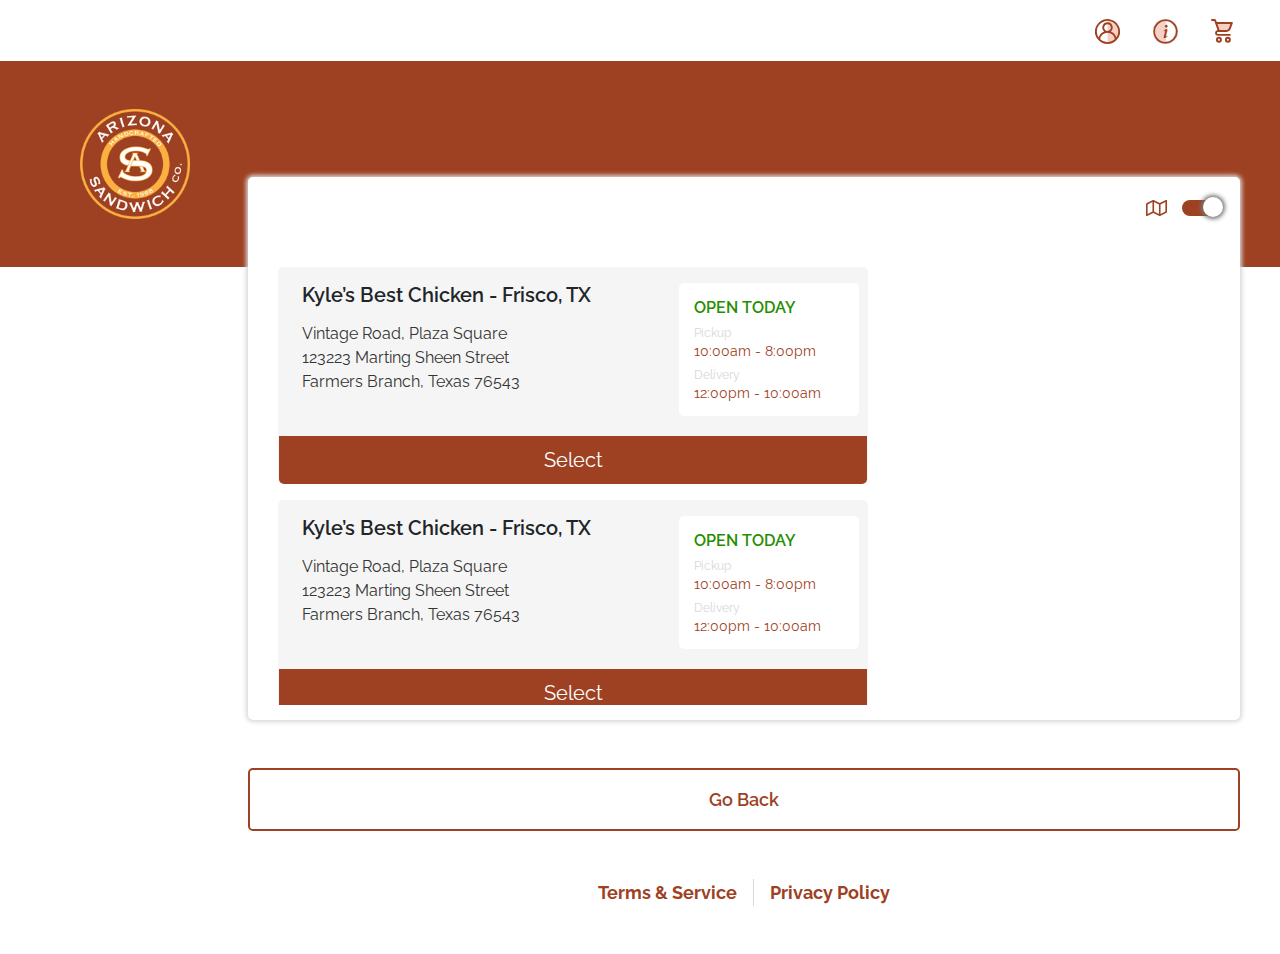
<file: choose-location.html>
<!DOCTYPE html>
<html lang="en">
  <head>
    <!-- Required meta tags -->
    <meta charset="utf-8" />
    <meta
      name="viewport"
      content="width=device-width, initial-scale=1, shrink-to-fit=no"
    />

    <!-- Bootstrap CSS -->
    <link rel="stylesheet" href="css/main.css" />
    <link
      href="https://fonts.googleapis.com/css2?family=Raleway:wght@200;300;400;600;700&display=swap"
      rel="stylesheet"
    />

    <title>Arizona Sandwich! Start Order</title>
  </head>
  <body>
    <!-- Top Navigation Desktop Starts-->
    <div class="container d-none d-md-block d-xl-block">
      <nav class="navbar">
        <ul class="nav ml-auto">
          <li class="nav-item">
            <a class="nav-link" href="#">
              <img src="images/admin-icon.svg" alt="" />
            </a>
          </li>
          <li class="nav-item">
            <a class="nav-link" href="#">
              <img src="images/info-icon.svg" alt="" />
            </a>
          </li>
          <li class="nav-item">
            <a class="nav-link" href="#">
              <img src="images/cart-icon.svg" alt="" />
            </a>
          </li>
        </ul>
      </nav>
    </div>
    <!-- Top Navigation Desktop Ends-->

    <!-- Arizona Sandwich Container with brown bg starts -->

    <div class="container-fluid arizona-sandwich-banner py-md-3 py-xl-5">
      <div class="container">
        <div class="row">
          <div class="arz-sandwich-logo">
            <a href="javascript:;">
              <img
                src="images/arizona-sandwish-logo.svg"
                alt=""
                class="img-fluid"
              />
            </a>
          </div>
          <div class="col-md col-xl d-flex align-items-center mobile-Nav px-0">
            <!-- <h3 class="d-none d-md-block d-xl-block ml-sm-5 ml-lg-0 ml-xl-5">
              Menu
            </h3> -->
            <a href="#" class="d-block d-md-none d-xl-none">
              <svg
                width="29"
                height="21"
                viewBox="0 0 29 21"
                fill="none"
                xmlns="http://www.w3.org/2000/svg"
              >
                <rect
                  width="28.4118"
                  height="3.70588"
                  rx="1.85294"
                  fill="white"
                />
                <rect
                  y="8.64697"
                  width="28.4118"
                  height="3.70588"
                  rx="1.85294"
                  fill="white"
                />
                <rect
                  y="17.2942"
                  width="28.4118"
                  height="3.70588"
                  rx="1.85294"
                  fill="white"
                />
              </svg>
            </a>
            <a
              href="#"
              class="navbar-brand d-block d-md-none d-xl-none ml-3 mobile-search"
            >
              <svg
                width="24"
                height="24"
                viewBox="0 0 24 24"
                fill="none"
                xmlns="http://www.w3.org/2000/svg"
              >
                <path
                  fill-rule="evenodd"
                  clip-rule="evenodd"
                  d="M13.2 2.4C17.8392 2.4 21.6 6.16081 21.6 10.8C21.6 15.4392 17.8392 19.2 13.2 19.2C8.56081 19.2 4.8 15.4392 4.8 10.8C4.8 6.16081 8.56081 2.4 13.2 2.4ZM24 10.8C24 4.83532 19.1647 0 13.2 0C7.23532 0 2.4 4.83532 2.4 10.8C2.4 16.7647 7.23532 21.6 13.2 21.6C19.1647 21.6 24 16.7647 24 10.8Z"
                  fill="white"
                />
                <path
                  fill-rule="evenodd"
                  clip-rule="evenodd"
                  d="M7.26853 16.7315C6.7999 16.2628 6.0401 16.2628 5.57147 16.7315L0.351471 21.9515C-0.117159 22.4201 -0.117159 23.1799 0.351471 23.6485C0.820099 24.1172 1.5799 24.1172 2.04853 23.6485L7.26853 18.4285C7.73716 17.9599 7.73716 17.2001 7.26853 16.7315Z"
                  fill="white"
                />
              </svg>
            </a>

            <input
              type="text"
              class="form-control mobile-search-container"
              placeholder="Enter Search Here"
              style="display: none"
            />

            <nav
              class="nav ml-auto d-flex d-md-none d-xl-none align-items-center"
            >
              <a href="#" class="nav-link">
                <div class="btn-group">
                  <button
                    type="button"
                    class="btn btn-secondary dropdown-toggle"
                    data-toggle="dropdown"
                    aria-haspopup="true"
                    aria-expanded="false"
                  >
                    <img src="images/info.png" alt="" class="img-fluid" />
                  </button>
                  <div class="dropdown-menu dropdown-menu-right mobile-method">
                    <div class="row">
                      <div class="col-xl-4">
                        <h4>Delivery</h4>
                        <p>
                          123 Main Street <br />
                          Apt 234 <br />
                          New Symnerna Beach, NC 34212
                        </p>
                      </div>

                      <div class="col-xl-4">
                        <h4>Location</h4>
                        <p>
                          2002 Academy Lane, <br />
                          Farmers Branch, TX, <br />
                          USA
                        </p>
                      </div>

                      <div class="col-xl-3">
                        <h4>Time</h4>
                        <p>
                          4:00 PM <br />
                          07/24/2020
                        </p>
                      </div>
                    </div>
                  </div>
                </div>
              </a>
              <a
                class="nav-link cart-items"
                href="#"
                data-toggle="modal"
                data-target="#cartModal"
              >
                <svg
                  width="22"
                  height="17"
                  viewBox="0 0 22 17"
                  fill="none"
                  xmlns="http://www.w3.org/2000/svg"
                >
                  <path
                    d="M3.27484 7.46913e-10H0.992376C0.729182 7.46913e-10 0.476767 0.104554 0.29066 0.29066C0.104554 0.476767 0 0.729182 0 0.992376C0 1.25557 0.104554 1.50799 0.29066 1.69409C0.476767 1.8802 0.729182 1.98475 0.992376 1.98475H3.27484L6.53728 10.9583C5.80783 11.0807 5.15004 11.4702 4.69205 12.0509C4.23405 12.6317 4.00865 13.3622 4.05974 14.1001C4.11083 14.8379 4.43476 15.5304 4.96842 16.0425C5.50209 16.5546 6.20728 16.8497 6.94663 16.8704H18.8551C19.1183 16.8704 19.3708 16.7658 19.5569 16.5797C19.743 16.3936 19.8475 16.1412 19.8475 15.878C19.8475 15.6148 19.743 15.3624 19.5569 15.1763C19.3708 14.9902 19.1183 14.8856 18.8551 14.8856H6.94663C6.68344 14.8856 6.43102 14.7811 6.24492 14.595C6.05881 14.4089 5.95426 14.1565 5.95426 13.8933C5.95426 13.6301 6.05881 13.3777 6.24492 13.1915C6.43102 13.0054 6.68344 12.9009 6.94663 12.9009H15.682C16.5238 12.8983 17.3449 12.6403 18.0368 12.1609C18.7288 11.6816 19.2589 11.0036 19.5573 10.2165L21.7703 4.31684C21.8264 4.16666 21.8453 4.00513 21.8253 3.84607C21.8054 3.687 21.7472 3.53513 21.6558 3.40346C21.5643 3.27178 21.4423 3.16422 21.3002 3.08997C21.1582 3.01573 21.0002 2.97701 20.8399 2.97713H5.95426C5.88761 2.97734 5.82115 2.98398 5.75578 2.99698L5.14051 1.30746C5.00142 0.924326 4.74774 0.593309 4.41395 0.359389C4.08016 0.125469 3.68244 -1.11785e-05 3.27484 7.46913e-10ZM19.401 4.96188L17.699 9.51937C17.5441 9.92923 17.2682 10.2823 16.908 10.5318C16.5477 10.7812 16.1202 10.9153 15.682 10.9161H8.63367L6.46781 4.96188H19.401Z"
                    fill="white"
                  />
                </svg>

                <span class="badge">2</span>
              </a>
            </nav>
          </div>
        </div>
      </div>
    </div>
    <!-- Arizona Sandwich Container with brown bg starts -->
    <div class="container-fluid pb-5">
      <div class="container">
        <div class="row">
          <!-- Main container with right side content starts -->
          <main
            class="col-md-9 col-xl-10 offset-md-3 offset-xl-2 right-side start-order mt-0"
          >
            <!-- Alert Starts -->
            <div class="row d-block d-md-none d-xl-none">
              <div class="col mobile-heading text-center mb-4">
                <h3 class="font-weight-bold">Location</h3>
              </div>
            </div>
            <!-- <div
              class="row alert-text text-center py-3 px-3 alert alert-dismissible mb-0 fade show"
              role="alert"
            >
              <div class="col px-0">
                <p>
                  <span>Alert:</span> Please be aware of our new times starting
                  next week for summer! Stay safe and healthy!
                </p>

                <button
                  type="button"
                  class="close"
                  data-dismiss="alert"
                  aria-label="Close"
                >
                  <span aria-hidden="true">
                    <img src="images/cross-brown.svg" alt="" />
                  </span>
                </button>
              </div>
            </div> -->
            <!-- Alert Ends -->

            <div class="row">
              <div class="col location-status-map">
                <!-- Toggle switch starts -->
                <div
                  class="row text-right d-none d-md-none d-xl-block toggle-map"
                >
                  <div class="col pr-2 pt-2 mb-3">
                    <img
                      src="images/toggle-icon.svg"
                      class="toggle-img"
                      alt=""
                      class="mr-3"
                    />
                    <label class="switch">
                      <input type="checkbox" checked />
                      <span class="slider-switch round toggle-map"></span>
                    </label>
                  </div>
                </div>
                <!-- Toggle switch ends -->
                <div class="row">
                  <div
                    class="col location-container scrollbar mx-xl-3 p-xl-4 pr-xl-4"
                    id="style-4"
                  >
                    <div class="force-overflow"></div>
                    <div class="row mb-3">
                      <!-- Item status location and timing starts -->
                      <div class="col location px-4 pt-3">
                        <div class="row">
                          <div class="col-12 col-md col-xl location-left">
                            <h3>Kyle’s Best Chicken - Frisco, TX</h3>
                            <h4 class="open-time d-block d-md-none d-xl-none">
                              OPEN TODAY
                            </h4>
                            <p>
                              Vintage Road, Plaza Square <br />
                              123223 Marting Sheen Street <br />
                              Farmers Branch, Texas 76543
                            </p>
                          </div>
                          <div class="col location-right">
                            <h4 class="open-time d-none d-md-block d-xl-block">
                              OPEN TODAY
                            </h4>
                            <div>
                              <small>Pickup</small>
                              <p>10:00am - 8:00pm</p>
                            </div>
                            <div>
                              <small>Delivery</small>
                              <p>12:00pm - 10:00am</p>
                            </div>
                          </div>
                        </div>
                        <div class="row select-btn-container">
                          <button class="btn btn-block btn-lg select-btn">
                            Select
                          </button>
                        </div>
                      </div>
                      <!-- Item status location and timing ends -->
                    </div>
                    <div class="row mb-3">
                      <!-- Item status location and timing starts -->
                      <div class="col location px-4 pt-3">
                        <div class="row">
                          <div class="col-12 col-md col-xl location-left">
                            <h3>Kyle’s Best Chicken - Frisco, TX</h3>
                            <h4 class="open-time d-block d-md-none d-xl-none">
                              OPEN TODAY
                            </h4>
                            <p>
                              Vintage Road, Plaza Square <br />
                              123223 Marting Sheen Street <br />
                              Farmers Branch, Texas 76543
                            </p>
                          </div>
                          <div class="col location-right">
                            <h4 class="open-time d-none d-md-block d-xl-block">
                              OPEN TODAY
                            </h4>
                            <div>
                              <small>Pickup</small>
                              <p>10:00am - 8:00pm</p>
                            </div>
                            <div>
                              <small>Delivery</small>
                              <p>12:00pm - 10:00am</p>
                            </div>
                          </div>
                        </div>
                        <div class="row select-btn-container">
                          <button class="btn btn-block btn-lg select-btn">
                            Select
                          </button>
                        </div>
                      </div>
                      <!-- Item status location and timing ends -->
                    </div>
                    <div class="row mb-3">
                      <!-- Item status location and timing starts -->
                      <div class="col location px-4 pt-3">
                        <div class="row">
                          <div class="col-12 col-md col-xl location-left">
                            <h3>Kyle’s Best Chicken - Frisco, TX</h3>
                            <h4 class="open-time d-block d-md-none d-xl-none">
                              OPEN TODAY
                            </h4>
                            <p>
                              Vintage Road, Plaza Square <br />
                              123223 Marting Sheen Street <br />
                              Farmers Branch, Texas 76543
                            </p>
                          </div>
                          <div class="col location-right">
                            <h4 class="open-time d-none d-md-block d-xl-block">
                              OPEN TODAY
                            </h4>
                            <div>
                              <small>Pickup</small>
                              <p>10:00am - 8:00pm</p>
                            </div>
                            <div>
                              <small>Delivery</small>
                              <p>12:00pm - 10:00am</p>
                            </div>
                          </div>
                        </div>
                        <div class="row select-btn-container">
                          <button class="btn btn-block btn-lg select-btn">
                            Select
                          </button>
                        </div>
                      </div>
                      <!-- Item status location and timing ends -->
                    </div>
                    <div class="row mb-3">
                      <!-- Item status location and timing starts -->
                      <div class="col location px-4 pt-3">
                        <div class="row">
                          <div class="col-12 col-md col-xl location-left">
                            <h3>Kyle’s Best Chicken - Frisco, TX</h3>
                            <h4 class="open-time d-block d-md-block d-xl-none">
                              OPEN TODAY
                            </h4>
                            <p>
                              Vintage Road, Plaza Square <br />
                              123223 Marting Sheen Street <br />
                              Farmers Branch, Texas 76543
                            </p>
                          </div>
                          <div class="col location-right">
                            <h4 class="open-time d-none d-md-none d-xl-block">
                              OPEN TODAY
                            </h4>
                            <div>
                              <small>Pickup</small>
                              <p>10:00am - 8:00pm</p>
                            </div>
                            <div>
                              <small>Delivery</small>
                              <p>12:00pm - 10:00am</p>
                            </div>
                          </div>
                        </div>
                        <div class="row select-btn-container">
                          <button class="btn btn-block btn-lg select-btn">
                            Select
                          </button>
                        </div>
                      </div>
                      <!-- Item status location and timing ends -->
                    </div>
                  </div>
                  <!-- Map Location starts -->
                  <div class="col map-area px-0 toggle-map-container">
                    <iframe
                      src="https://www.google.com/maps/embed?pb=!1m16!1m12!1m3!1d857544.4789894025!2d-112.12625424347175!3d32.90390196750111!2m3!1f0!2f0!3f0!3m2!1i1024!2i768!4f13.1!2m1!1sarizona%20sandwich!5e0!3m2!1sen!2sin!4v1596847110177!5m2!1sen!2sin"
                      width="332"
                      height="458"
                      frameborder="0"
                      style="border: 0"
                      allowfullscreen=""
                      aria-hidden="false"
                      tabindex="0"
                    ></iframe>
                  </div>
                  <!-- Map Location ends -->
                </div>
              </div>
            </div>
            <div class="row mt-3 mt-md-5 px-0">
              <div class="col px-0">
                <button class="btn btn-block btn-lg go-back-btn py-xl-3">
                  Go Back
                </button>
              </div>
            </div>
            <!-- small footer -->
            <div class="row">
              <div class="col mt-5">
                <nav class="nav justify-content-center policy-terms">
                  <a class="nav-link active" href="#">Terms &amp; Service </a>
                  <a class="nav-link" href="#"> Privacy Policy</a>
                </nav>
              </div>
            </div>
          </main>
          <!-- pickup Delivery section starts -->

          <!-- Main container with right side content ends -->
        </div>
      </div>
    </div>
    <!--Mobile modal cart Starts-->
    <div
      class="modal fade"
      id="cartModal"
      tabindex="-1"
      aria-labelledby="exampleModalLabel"
      aria-hidden="true"
    >
      <div
        class="modal-dialog modal-dialog-centered custom-width-modal rewards-modal"
      >
        <div class="modal-content">
          <div class="modal-body">
            <button
              type="button"
              class="close"
              data-dismiss="modal"
              aria-label="Close"
            >
              <span aria-hidden="true"
                ><img
                  src="images/item-modal-close.png"
                  class="w-100 d-none d-md-none d-xl-block"
                  alt=""
                />
                <img
                  src="images/cross-brown.png"
                  class="w-100 d-block d-md-block d-xl-none"
                  alt=""
                />
              </span>
            </button>
            <section class="col-xl-4 cart-section">
              <div class="cart-inner">
                <div class="row">
                  <div class="col">
                    <h4>Cart</h4>
                  </div>
                </div>
                <div class="row">
                  <div class="col">
                    <div class="two-col">
                      <div class="add-ons-container">
                        <div class="d-flex justify-content-between">
                          <h5>Blazin Burger</h5>
                          <strong>$8.50</strong>
                        </div>
                        <div class="title-price-holder">
                          <div class="add-remove-items">
                            <button class="btn">-</button>
                            <input
                              type="text"
                              class="form-control"
                              placeholder="1"
                            />
                            <button class="btn">+</button>
                          </div>

                          <button class="btn edit-item">
                            <img src="images/pencil-icon.svg" alt="" />
                          </button>
                        </div>
                        <div class="cart-desc-align"></div>
                      </div>
                    </div>
                    <div class="two-col flat-border">
                      <div class="cart-desc">
                        <p>Add-ons</p>
                        <small>Left</small>
                        <div class="add-ons">
                          <h5>Ancovies</h5>
                          <span class="ml-4">x2</span>
                          <div class="price">$4.00</div>
                        </div>
                        <small>Right</small>
                        <div class="add-ons">
                          <h5>Pepperoni</h5>
                          <span class="ml-4">x2</span>
                          <div class="price">$4.00</div>
                        </div>
                      </div>
                    </div>
                    <div class="two-col">
                      <div class="add-ons-container">
                        <div class="d-flex justify-content-between">
                          <h5>Grilled Sandwich</h5>
                          <strong>$8.50</strong>
                        </div>
                        <div class="title-price-holder">
                          <div class="add-remove-items">
                            <button class="btn">-</button>
                            <input
                              type="text"
                              class="form-control"
                              placeholder="1"
                            />
                            <button class="btn">+</button>
                          </div>

                          <button class="btn edit-item">
                            <img src="images/pencil-icon.svg" alt="" />
                          </button>
                        </div>
                        <div class="cart-desc-align"></div>
                      </div>
                    </div>
                    <div class="two-col flat-border pb-0">
                      <div class="cart-desc">
                        <p>Add-ons</p>
                        <small>Left</small>
                        <div class="add-ons">
                          <h5>Ancovies</h5>
                          <span class="ml-4">x2</span>
                          <div class="price">$4.00</div>
                        </div>
                        <small>Right</small>
                        <div class="add-ons">
                          <h5>Pepperoni</h5>
                          <span class="ml-4">x2</span>
                          <div class="price">$4.00</div>
                        </div>
                        <div class="row">
                          <div class="row">
                            <div class="col-md-12 sub-total mt-4 bg-light">
                              <div class="add-ons">
                                <h5>Sub Total</h5>
                                <div class="price">$13.00</div>
                              </div>
                              <div
                                class="accordion w-100"
                                id="accordionExample"
                              >
                                <div class="card">
                                  <div class="card-header p-0" id="headingOne">
                                    <h2
                                      class="mb-0"
                                      type="button"
                                      data-toggle="collapse"
                                      data-target="#collapseOne"
                                      aria-expanded="true"
                                      aria-controls="collapseOne"
                                    >
                                      <div class="add-ons">
                                        <h5>Taxes &amp; Fees</h5>
                                        <div class="price">$4.00</div>
                                      </div>
                                    </h2>
                                  </div>
                                  <div
                                    id="collapseOne"
                                    class="collapse"
                                    aria-labelledby="headingOne"
                                    data-parent="#accordionExample"
                                  >
                                    <div class="card-body px-0">
                                      <div class="add-ons">
                                        <h5>Online Ordering</h5>
                                        <div class="price">$1.00</div>
                                      </div>
                                      <div class="add-ons">
                                        <h5>Service Charges</h5>
                                        <div class="price">$1.00</div>
                                      </div>
                                      <div class="add-ons">
                                        <h5>Order Fee</h5>
                                        <div class="price">$1.00</div>
                                      </div>
                                      <div class="add-ons">
                                        <h5>Delivery Charges</h5>
                                        <div class="price">$1.00</div>
                                      </div>
                                    </div>
                                  </div>
                                </div>
                              </div>
                              <div class="add-ons total mb-3">
                                <h5><strong>Total</strong></h5>
                                <div class="price">
                                  <strong>$17.00</strong>
                                </div>
                              </div>
                              <div class="row">
                                <div class="col-12">
                                  <button
                                    class="btn checkout btn-block btn-lg rounded"
                                  >
                                    Proceed to Checkout
                                  </button>
                                </div>
                              </div>
                            </div>
                          </div>
                        </div>
                      </div>
                    </div>
                  </div>
                </div>
              </div>
            </section>
          </div>
        </div>
      </div>
    </div>
    <!-- gulp minified Js  -->
    <script src="js/main.js"></script>
  </body>
</html>
</file>
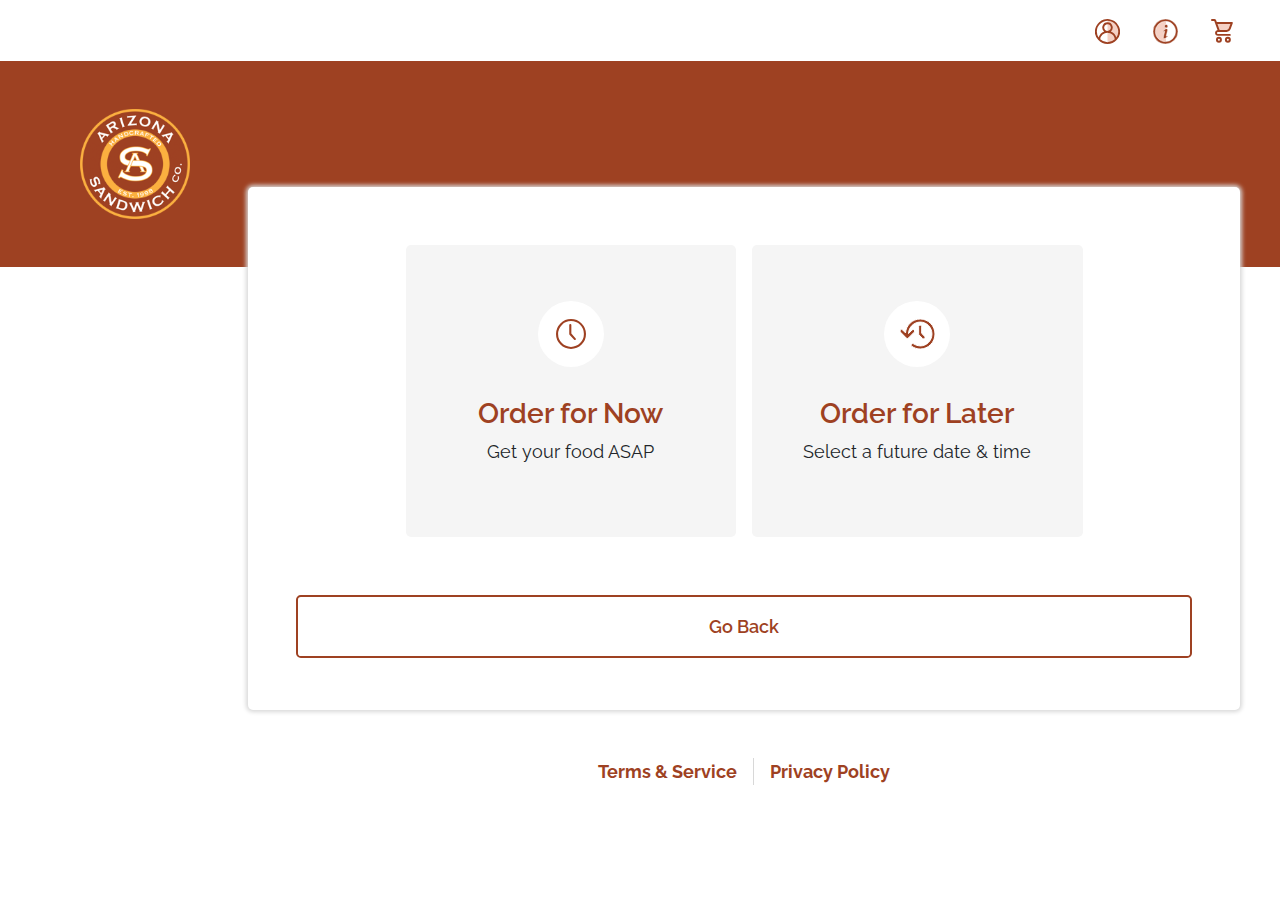
<file: choose-time.html>
<!DOCTYPE html>
<html lang="en">
  <head>
    <!-- Required meta tags -->
    <meta charset="utf-8" />
    <meta
      name="viewport"
      content="width=device-width, initial-scale=1, shrink-to-fit=no"
    />

    <!-- Bootstrap CSS -->
    <link
      href="https://fonts.googleapis.com/css2?family=Raleway:wght@200;300;400;600;700&display=swap"
      rel="stylesheet"
    />
    <link rel="stylesheet" href="css/main.css" />

    <title>Arizona Sandwich! Start Order</title>
  </head>
  <body>
    <!-- Top Navigation Desktop Starts-->
    <div class="container d-none d-md-none d-xl-block">
      <nav class="navbar">
        <ul class="nav ml-auto">
          <li class="nav-item">
            <a class="nav-link" href="#">
              <img src="images/admin-icon.svg" alt="" />
            </a>
          </li>
          <li class="nav-item">
            <a class="nav-link" href="#">
              <img src="images/info-icon.svg" alt="" />
            </a>
          </li>
          <li class="nav-item">
            <a class="nav-link" href="#">
              <img src="images/cart-icon.svg" alt="" />
            </a>
          </li>
        </ul>
      </nav>
    </div>
    <!-- Top Navigation Desktop Ends-->

    <!-- Arizona Sandwich Container with brown bg starts -->

    <div class="container-fluid arizona-sandwich-banner py-md-3 py-xl-5">
      <div class="container">
        <div class="row">
          <div class="arz-sandwich-logo">
            <a href="javascript:;">
              <img
                src="images/arizona-sandwish-logo.svg"
                alt=""
                class="img-fluid"
              />
            </a>
          </div>
          <div class="col-md col-xl d-flex align-items-center mobile-Nav px-0">
            <!-- <h3 class="d-none d-md-block d-xl-block ml-sm-5 ml-lg-0 ml-xl-5">
              Menu
            </h3> -->
            <a href="#" class="d-block d-md-none d-xl-none">
              <svg
                width="29"
                height="21"
                viewBox="0 0 29 21"
                fill="none"
                xmlns="http://www.w3.org/2000/svg"
              >
                <rect
                  width="28.4118"
                  height="3.70588"
                  rx="1.85294"
                  fill="white"
                />
                <rect
                  y="8.64697"
                  width="28.4118"
                  height="3.70588"
                  rx="1.85294"
                  fill="white"
                />
                <rect
                  y="17.2942"
                  width="28.4118"
                  height="3.70588"
                  rx="1.85294"
                  fill="white"
                />
              </svg>
            </a>
            <a
              href="#"
              class="navbar-brand d-block d-md-none d-xl-none ml-3 mobile-search"
            >
              <svg
                width="24"
                height="24"
                viewBox="0 0 24 24"
                fill="none"
                xmlns="http://www.w3.org/2000/svg"
              >
                <path
                  fill-rule="evenodd"
                  clip-rule="evenodd"
                  d="M13.2 2.4C17.8392 2.4 21.6 6.16081 21.6 10.8C21.6 15.4392 17.8392 19.2 13.2 19.2C8.56081 19.2 4.8 15.4392 4.8 10.8C4.8 6.16081 8.56081 2.4 13.2 2.4ZM24 10.8C24 4.83532 19.1647 0 13.2 0C7.23532 0 2.4 4.83532 2.4 10.8C2.4 16.7647 7.23532 21.6 13.2 21.6C19.1647 21.6 24 16.7647 24 10.8Z"
                  fill="white"
                />
                <path
                  fill-rule="evenodd"
                  clip-rule="evenodd"
                  d="M7.26853 16.7315C6.7999 16.2628 6.0401 16.2628 5.57147 16.7315L0.351471 21.9515C-0.117159 22.4201 -0.117159 23.1799 0.351471 23.6485C0.820099 24.1172 1.5799 24.1172 2.04853 23.6485L7.26853 18.4285C7.73716 17.9599 7.73716 17.2001 7.26853 16.7315Z"
                  fill="white"
                />
              </svg>
            </a>

            <input
              type="text"
              class="form-control mobile-search-container"
              placeholder="Enter Search Here"
              style="display: none"
            />

            <nav
              class="nav ml-auto d-flex d-md-none d-xl-none align-items-center"
            >
              <a href="#" class="nav-link">
                <div class="btn-group">
                  <button
                    type="button"
                    class="btn btn-secondary dropdown-toggle"
                    data-toggle="dropdown"
                    aria-haspopup="true"
                    aria-expanded="false"
                  >
                    <img src="images/info.png" alt="" class="img-fluid" />
                  </button>
                  <div class="dropdown-menu dropdown-menu-right mobile-method">
                    <div class="row">
                      <div class="col-xl-4">
                        <h4>Delivery</h4>
                        <p>
                          123 Main Street <br />
                          Apt 234 <br />
                          New Symnerna Beach, NC 34212
                        </p>
                      </div>

                      <div class="col-xl-4">
                        <h4>Location</h4>
                        <p>
                          2002 Academy Lane, <br />
                          Farmers Branch, TX, <br />
                          USA
                        </p>
                      </div>

                      <div class="col-xl-3">
                        <h4>Time</h4>
                        <p>
                          4:00 PM <br />
                          07/24/2020
                        </p>
                      </div>
                    </div>
                  </div>
                </div>
              </a>
              <a
                class="nav-link cart-items"
                href="#"
                data-toggle="modal"
                data-target="#cartModal"
              >
                <svg
                  width="22"
                  height="17"
                  viewBox="0 0 22 17"
                  fill="none"
                  xmlns="http://www.w3.org/2000/svg"
                >
                  <path
                    d="M3.27484 7.46913e-10H0.992376C0.729182 7.46913e-10 0.476767 0.104554 0.29066 0.29066C0.104554 0.476767 0 0.729182 0 0.992376C0 1.25557 0.104554 1.50799 0.29066 1.69409C0.476767 1.8802 0.729182 1.98475 0.992376 1.98475H3.27484L6.53728 10.9583C5.80783 11.0807 5.15004 11.4702 4.69205 12.0509C4.23405 12.6317 4.00865 13.3622 4.05974 14.1001C4.11083 14.8379 4.43476 15.5304 4.96842 16.0425C5.50209 16.5546 6.20728 16.8497 6.94663 16.8704H18.8551C19.1183 16.8704 19.3708 16.7658 19.5569 16.5797C19.743 16.3936 19.8475 16.1412 19.8475 15.878C19.8475 15.6148 19.743 15.3624 19.5569 15.1763C19.3708 14.9902 19.1183 14.8856 18.8551 14.8856H6.94663C6.68344 14.8856 6.43102 14.7811 6.24492 14.595C6.05881 14.4089 5.95426 14.1565 5.95426 13.8933C5.95426 13.6301 6.05881 13.3777 6.24492 13.1915C6.43102 13.0054 6.68344 12.9009 6.94663 12.9009H15.682C16.5238 12.8983 17.3449 12.6403 18.0368 12.1609C18.7288 11.6816 19.2589 11.0036 19.5573 10.2165L21.7703 4.31684C21.8264 4.16666 21.8453 4.00513 21.8253 3.84607C21.8054 3.687 21.7472 3.53513 21.6558 3.40346C21.5643 3.27178 21.4423 3.16422 21.3002 3.08997C21.1582 3.01573 21.0002 2.97701 20.8399 2.97713H5.95426C5.88761 2.97734 5.82115 2.98398 5.75578 2.99698L5.14051 1.30746C5.00142 0.924326 4.74774 0.593309 4.41395 0.359389C4.08016 0.125469 3.68244 -1.11785e-05 3.27484 7.46913e-10ZM19.401 4.96188L17.699 9.51937C17.5441 9.92923 17.2682 10.2823 16.908 10.5318C16.5477 10.7812 16.1202 10.9153 15.682 10.9161H8.63367L6.46781 4.96188H19.401Z"
                    fill="white"
                  />
                </svg>

                <span class="badge">2</span>
              </a>
            </nav>
          </div>
        </div>
      </div>
    </div>
    <!-- Arizona Sandwich Container with brown bg starts -->
    <div class="container-fluid pb-5">
      <div class="container">
        <div class="row">
          <!-- Main container with right side content starts -->
          <main
            class="col-md-9 col-xl-10 offset-md-3 offset-xl-2 right-side start-order"
          >
            <!-- Alert Starts -->
            <div class="row d-block d-md-none d-xl-none">
              <div class="col mobile-heading text-center mb-4">
                <h3 class="font-weight-bold">When</h3>
              </div>
            </div>
            <!-- <div
              class="row alert-text text-center py-3 px-3 mb-1 alert alert-dismissible fade show"
              role="alert"
            >
              <div class="col px-0">
                <p>
                  <span>Alert:</span> Please be aware of our new times starting
                  next week for summer! Stay safe and healthy!
                </p>

                <button
                  type="button"
                  class="close"
                  data-dismiss="alert"
                  aria-label="Close"
                >
                  <span aria-hidden="true">
                    <img src="images/cross-brown.svg" alt="" />
                  </span>
                </button>
              </div>
            </div> -->
            <!-- Alert Ends -->
            <div class="row">
              <div class="col pickup-delivery py-2 py-xl-5">
                <!-- Order Now / order later section starts -->
                <div class="row justify-content-center">
                  <div class="col-xl-4 pickup-delivery-box mx-3 mx-xl-2">
                    <div class="icon-holder mx-auto">
                      <img src="images/order-now-icon.svg" alt="" />
                    </div>
                    <h3>Order for Now</h3>
                    <p>Get your food ASAP</p>
                  </div>
                  <div class="col-xl-4 pickup-delivery-box mx-3 mx-xl-2">
                    <div class="icon-holder mx-auto">
                      <img src="images/order-later-icon.svg" alt="" />
                    </div>

                    <h3>Order for Later</h3>
                    <p>Select a future date & time</p>
                  </div>
                </div>
                <!-- Order Now / order later section ends -->

                <div class="row mt-3 mb-2 mb-sm-1 mt-md-3 mt-xl-5">
                  <div class="col px-xl-5">
                    <button class="btn btn-block btn-lg go-back-btn py-xl-3">
                      Go Back
                    </button>
                  </div>
                </div>
              </div>
            </div>

            <!-- small footer -->
            <div class="row">
              <div class="col mt-4 mt-xl-5">
                <nav class="nav justify-content-center policy-terms">
                  <a class="nav-link active" href="#">Terms &amp; Service </a>
                  <a class="nav-link" href="#"> Privacy Policy</a>
                </nav>
              </div>
            </div>
          </main>
          <!-- pickup Delivery section starts -->

          <!-- Main container with right side content ends -->
        </div>
      </div>
    </div>
    <!--Mobile modal cart Starts-->
    <div
      class="modal fade"
      id="cartModal"
      tabindex="-1"
      aria-labelledby="exampleModalLabel"
      aria-hidden="true"
    >
      <div
        class="modal-dialog modal-dialog-centered custom-width-modal rewards-modal"
      >
        <div class="modal-content">
          <div class="modal-body">
            <button
              type="button"
              class="close"
              data-dismiss="modal"
              aria-label="Close"
            >
              <span aria-hidden="true"
                ><img
                  src="images/item-modal-close.png"
                  class="w-100 d-none d-md-none d-xl-block"
                  alt=""
                />
                <img
                  src="images/cross-brown.png"
                  class="w-100 d-block d-md-block d-xl-none"
                  alt=""
                />
              </span>
            </button>
            <section class="col-xl-4 cart-section">
              <div class="cart-inner">
                <div class="row">
                  <div class="col">
                    <h4>Cart</h4>
                  </div>
                </div>
                <div class="row">
                  <div class="col">
                    <div class="two-col">
                      <div class="add-ons-container">
                        <div class="d-flex justify-content-between">
                          <h5>Blazin Burger</h5>
                          <strong>$8.50</strong>
                        </div>
                        <div class="title-price-holder">
                          <div class="add-remove-items">
                            <button class="btn">-</button>
                            <input
                              type="text"
                              class="form-control"
                              placeholder="1"
                            />
                            <button class="btn">+</button>
                          </div>

                          <button class="btn edit-item">
                            <img src="images/pencil-icon.svg" alt="" />
                          </button>
                        </div>
                        <div class="cart-desc-align"></div>
                      </div>
                    </div>
                    <div class="two-col flat-border">
                      <div class="cart-desc">
                        <p>Add-ons</p>
                        <small>Left</small>
                        <div class="add-ons">
                          <h5>Ancovies</h5>
                          <span class="ml-4">x2</span>
                          <div class="price">$4.00</div>
                        </div>
                        <small>Right</small>
                        <div class="add-ons">
                          <h5>Pepperoni</h5>
                          <span class="ml-4">x2</span>
                          <div class="price">$4.00</div>
                        </div>
                      </div>
                    </div>
                    <div class="two-col">
                      <div class="add-ons-container">
                        <div class="d-flex justify-content-between">
                          <h5>Grilled Sandwich</h5>
                          <strong>$8.50</strong>
                        </div>
                        <div class="title-price-holder">
                          <div class="add-remove-items">
                            <button class="btn">-</button>
                            <input
                              type="text"
                              class="form-control"
                              placeholder="1"
                            />
                            <button class="btn">+</button>
                          </div>

                          <button class="btn edit-item">
                            <img src="images/pencil-icon.svg" alt="" />
                          </button>
                        </div>
                        <div class="cart-desc-align"></div>
                      </div>
                    </div>
                    <div class="two-col flat-border pb-0">
                      <div class="cart-desc">
                        <p>Add-ons</p>
                        <small>Left</small>
                        <div class="add-ons">
                          <h5>Ancovies</h5>
                          <span class="ml-4">x2</span>
                          <div class="price">$4.00</div>
                        </div>
                        <small>Right</small>
                        <div class="add-ons">
                          <h5>Pepperoni</h5>
                          <span class="ml-4">x2</span>
                          <div class="price">$4.00</div>
                        </div>
                        <div class="row">
                          <div class="row">
                            <div class="col-md-12 sub-total mt-4 bg-light">
                              <div class="add-ons">
                                <h5>Sub Total</h5>
                                <div class="price">$13.00</div>
                              </div>
                              <div
                                class="accordion w-100"
                                id="accordionExample"
                              >
                                <div class="card">
                                  <div class="card-header p-0" id="headingOne">
                                    <h2
                                      class="mb-0"
                                      type="button"
                                      data-toggle="collapse"
                                      data-target="#collapseOne"
                                      aria-expanded="true"
                                      aria-controls="collapseOne"
                                    >
                                      <div class="add-ons">
                                        <h5>Taxes &amp; Fees</h5>
                                        <div class="price">$4.00</div>
                                      </div>
                                    </h2>
                                  </div>
                                  <div
                                    id="collapseOne"
                                    class="collapse"
                                    aria-labelledby="headingOne"
                                    data-parent="#accordionExample"
                                  >
                                    <div class="card-body px-0">
                                      <div class="add-ons">
                                        <h5>Online Ordering</h5>
                                        <div class="price">$1.00</div>
                                      </div>
                                      <div class="add-ons">
                                        <h5>Service Charges</h5>
                                        <div class="price">$1.00</div>
                                      </div>
                                      <div class="add-ons">
                                        <h5>Order Fee</h5>
                                        <div class="price">$1.00</div>
                                      </div>
                                      <div class="add-ons">
                                        <h5>Delivery Charges</h5>
                                        <div class="price">$1.00</div>
                                      </div>
                                    </div>
                                  </div>
                                </div>
                              </div>
                              <div class="add-ons total mb-3">
                                <h5><strong>Total</strong></h5>
                                <div class="price">
                                  <strong>$17.00</strong>
                                </div>
                              </div>
                              <div class="row">
                                <div class="col-12">
                                  <button
                                    class="btn checkout btn-block btn-lg rounded"
                                  >
                                    Proceed to Checkout
                                  </button>
                                </div>
                              </div>
                            </div>
                          </div>
                        </div>
                      </div>
                    </div>
                  </div>
                </div>
              </div>
            </section>
          </div>
        </div>
      </div>
    </div>
    <!-- Optional JavaScript -->
    <!-- jQuery first, then Popper.js, then Bootstrap JS -->
    <script src="js/main.js"></script>
  </body>
</html>
</file>
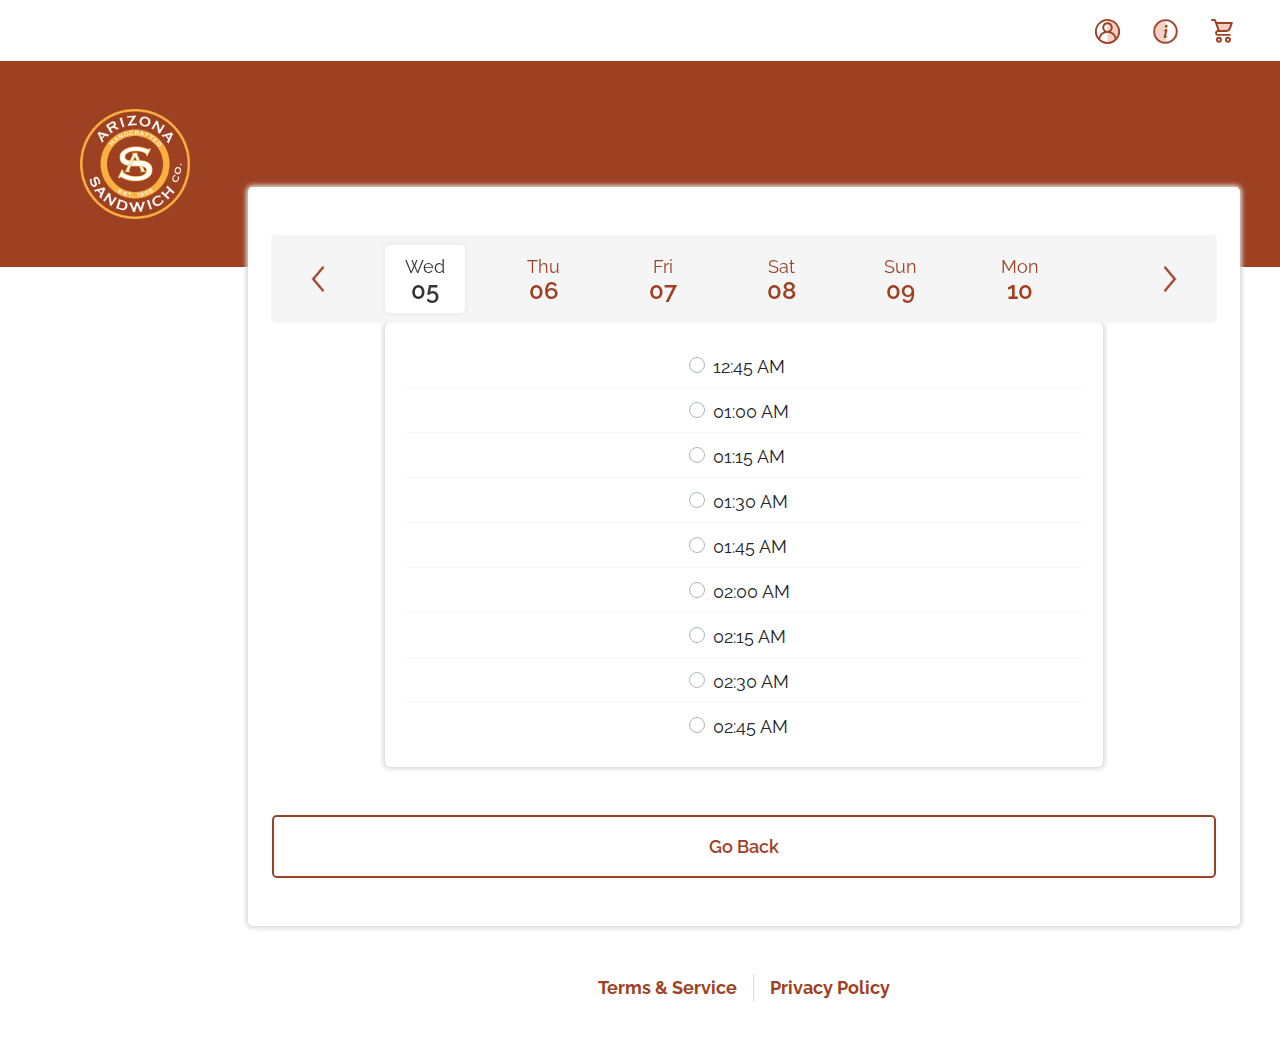
<file: order-later.html>
<!DOCTYPE html>
<html lang="en">
  <head>
    <!-- Required meta tags -->
    <meta charset="utf-8" />
    <meta
      name="viewport"
      content="width=device-width, initial-scale=1, shrink-to-fit=no"
    />

    <!-- Bootstrap CSS -->
    <link rel="stylesheet" href="css/main.css" />
    <link
      href="https://fonts.googleapis.com/css2?family=Raleway:wght@200;300;400;600;700&display=swap"
      rel="stylesheet"
    />
    <link rel="stylesheet" href="css/slick-slider.css" />

    <title>Arizona Sandwich! Start Order</title>
  </head>
  <body style="min-height: 100vh">
    <!-- Top Navigation Desktop Starts-->
    <div class="container d-none d-md-block d-xl-block">
      <nav class="navbar">
        <ul class="nav ml-auto">
          <li class="nav-item">
            <a class="nav-link" href="#">
              <img src="images/admin-icon.svg" alt="" />
            </a>
          </li>
          <li class="nav-item">
            <a class="nav-link" href="#">
              <img src="images/info-icon.svg" alt="" />
            </a>
          </li>
          <li class="nav-item">
            <a class="nav-link" href="#">
              <img src="images/cart-icon.svg" alt="" />
            </a>
          </li>
        </ul>
      </nav>
    </div>
    <!-- Top Navigation Desktop Ends-->

    <!-- Arizona Sandwich Container with brown bg starts -->

    <div class="container-fluid arizona-sandwich-banner py-md-3 py-xl-5">
      <div class="container">
        <div class="row">
          <div class="arz-sandwich-logo">
            <a href="javascript:;">
              <img
                src="images/arizona-sandwish-logo.svg"
                alt=""
                class="img-fluid"
              />
            </a>
          </div>
          <div class="col-md col-xl d-flex align-items-center mobile-Nav px-0">
            <!-- <h3 class="d-none d-md-block d-xl-block ml-sm-5 ml-lg-0 ml-xl-5">
              Menu
            </h3> -->
            <a href="#" class="d-block d-md-none d-xl-none">
              <svg
                width="29"
                height="21"
                viewBox="0 0 29 21"
                fill="none"
                xmlns="http://www.w3.org/2000/svg"
              >
                <rect
                  width="28.4118"
                  height="3.70588"
                  rx="1.85294"
                  fill="white"
                />
                <rect
                  y="8.64697"
                  width="28.4118"
                  height="3.70588"
                  rx="1.85294"
                  fill="white"
                />
                <rect
                  y="17.2942"
                  width="28.4118"
                  height="3.70588"
                  rx="1.85294"
                  fill="white"
                />
              </svg>
            </a>
            <a
              href="#"
              class="navbar-brand d-block d-md-none d-xl-none ml-3 mobile-search"
            >
              <svg
                width="24"
                height="24"
                viewBox="0 0 24 24"
                fill="none"
                xmlns="http://www.w3.org/2000/svg"
              >
                <path
                  fill-rule="evenodd"
                  clip-rule="evenodd"
                  d="M13.2 2.4C17.8392 2.4 21.6 6.16081 21.6 10.8C21.6 15.4392 17.8392 19.2 13.2 19.2C8.56081 19.2 4.8 15.4392 4.8 10.8C4.8 6.16081 8.56081 2.4 13.2 2.4ZM24 10.8C24 4.83532 19.1647 0 13.2 0C7.23532 0 2.4 4.83532 2.4 10.8C2.4 16.7647 7.23532 21.6 13.2 21.6C19.1647 21.6 24 16.7647 24 10.8Z"
                  fill="white"
                />
                <path
                  fill-rule="evenodd"
                  clip-rule="evenodd"
                  d="M7.26853 16.7315C6.7999 16.2628 6.0401 16.2628 5.57147 16.7315L0.351471 21.9515C-0.117159 22.4201 -0.117159 23.1799 0.351471 23.6485C0.820099 24.1172 1.5799 24.1172 2.04853 23.6485L7.26853 18.4285C7.73716 17.9599 7.73716 17.2001 7.26853 16.7315Z"
                  fill="white"
                />
              </svg>
            </a>

            <input
              type="text"
              class="form-control mobile-search-container"
              placeholder="Enter Search Here"
              style="display: none"
            />

            <nav
              class="nav ml-auto d-flex d-md-none d-xl-none align-items-center"
            >
              <a href="#" class="nav-link">
                <div class="btn-group">
                  <button
                    type="button"
                    class="btn btn-secondary dropdown-toggle"
                    data-toggle="dropdown"
                    aria-haspopup="true"
                    aria-expanded="false"
                  >
                    <img src="images/info.png" alt="" class="img-fluid" />
                  </button>
                  <div class="dropdown-menu dropdown-menu-right mobile-method">
                    <div class="row">
                      <div class="col-xl-4">
                        <h4>Delivery</h4>
                        <p>
                          123 Main Street <br />
                          Apt 234 <br />
                          New Symnerna Beach, NC 34212
                        </p>
                      </div>

                      <div class="col-xl-4">
                        <h4>Location</h4>
                        <p>
                          2002 Academy Lane, <br />
                          Farmers Branch, TX, <br />
                          USA
                        </p>
                      </div>

                      <div class="col-xl-3">
                        <h4>Time</h4>
                        <p>
                          4:00 PM <br />
                          07/24/2020
                        </p>
                      </div>
                    </div>
                  </div>
                </div>
              </a>
              <a
                class="nav-link cart-items"
                href="#"
                data-toggle="modal"
                data-target="#cartModal"
              >
                <svg
                  width="22"
                  height="17"
                  viewBox="0 0 22 17"
                  fill="none"
                  xmlns="http://www.w3.org/2000/svg"
                >
                  <path
                    d="M3.27484 7.46913e-10H0.992376C0.729182 7.46913e-10 0.476767 0.104554 0.29066 0.29066C0.104554 0.476767 0 0.729182 0 0.992376C0 1.25557 0.104554 1.50799 0.29066 1.69409C0.476767 1.8802 0.729182 1.98475 0.992376 1.98475H3.27484L6.53728 10.9583C5.80783 11.0807 5.15004 11.4702 4.69205 12.0509C4.23405 12.6317 4.00865 13.3622 4.05974 14.1001C4.11083 14.8379 4.43476 15.5304 4.96842 16.0425C5.50209 16.5546 6.20728 16.8497 6.94663 16.8704H18.8551C19.1183 16.8704 19.3708 16.7658 19.5569 16.5797C19.743 16.3936 19.8475 16.1412 19.8475 15.878C19.8475 15.6148 19.743 15.3624 19.5569 15.1763C19.3708 14.9902 19.1183 14.8856 18.8551 14.8856H6.94663C6.68344 14.8856 6.43102 14.7811 6.24492 14.595C6.05881 14.4089 5.95426 14.1565 5.95426 13.8933C5.95426 13.6301 6.05881 13.3777 6.24492 13.1915C6.43102 13.0054 6.68344 12.9009 6.94663 12.9009H15.682C16.5238 12.8983 17.3449 12.6403 18.0368 12.1609C18.7288 11.6816 19.2589 11.0036 19.5573 10.2165L21.7703 4.31684C21.8264 4.16666 21.8453 4.00513 21.8253 3.84607C21.8054 3.687 21.7472 3.53513 21.6558 3.40346C21.5643 3.27178 21.4423 3.16422 21.3002 3.08997C21.1582 3.01573 21.0002 2.97701 20.8399 2.97713H5.95426C5.88761 2.97734 5.82115 2.98398 5.75578 2.99698L5.14051 1.30746C5.00142 0.924326 4.74774 0.593309 4.41395 0.359389C4.08016 0.125469 3.68244 -1.11785e-05 3.27484 7.46913e-10ZM19.401 4.96188L17.699 9.51937C17.5441 9.92923 17.2682 10.2823 16.908 10.5318C16.5477 10.7812 16.1202 10.9153 15.682 10.9161H8.63367L6.46781 4.96188H19.401Z"
                    fill="white"
                  />
                </svg>

                <span class="badge">2</span>
              </a>
            </nav>
          </div>
        </div>
      </div>
    </div>
    <!-- Arizona Sandwich Container with brown bg starts -->
    <div class="container-fluid pb-5">
      <div class="container">
        <div class="row">
          <!-- Main container with right side content starts -->
          <main
            class="col-md-9 col-xl-10 offset-md-3 offset-xl-2 right-side start-order"
          >
            <!-- Alert Starts -->
            <div class="row d-block d-md-none d-xl-none">
              <div class="col mobile-heading text-center mb-4">
                <h3 class="font-weight-bold">Order for Later</h3>
              </div>
            </div>
            <!-- <div
              class="row alert-text text-center p-3 mb-1 alert alert-dismissible fade show"
              role="alert"
            >
              <div class="col px-0">
                <p>
                  <span>Alert:</span> Please be aware of our new times starting
                  next week for summer! Stay safe and healthy!
                </p>

                <button
                  type="button"
                  class="close"
                  data-dismiss="alert"
                  aria-label="Close"
                >
                  <span aria-hidden="true">
                    <img src="images/cross-brown.svg" alt="" />
                  </span>
                </button>
              </div>
            </div> -->
            <!-- Alert Ends -->
            <div class="row">
              <div class="col pickup-delivery py-2 py-xl-5 time-date-section">
                <!-- Order later / order later section starts -->
                <div class="slider mx-2">
                  <div class="date-box">
                    <span
                      >Wed
                      <p>05</p></span
                    >
                  </div>
                  <div class="date-box">
                    <span class="active"
                      >Thu
                      <p>06</p>
                    </span>
                  </div>
                  <div class="date-box">
                    <span
                      >Fri
                      <p>07</p>
                    </span>
                  </div>
                  <div class="date-box">
                    <span
                      >Sat
                      <p>08</p>
                    </span>
                  </div>
                  <div class="date-box">
                    <span
                      >Sun
                      <p>09</p>
                    </span>
                  </div>
                  <div class="date-box">
                    <span
                      >Mon
                      <p>10</p>
                    </span>
                  </div>
                  <div class="date-box">
                    <span
                      >Tue
                      <p>11</p>
                    </span>
                  </div>
                  <div class="date-box">
                    <span
                      >Wed
                      <p>12</p>
                    </span>
                  </div>
                  <div class="date-box">
                    <span
                      >Thu
                      <p>13</p>
                    </span>
                  </div>
                  <div class="date-box">
                    <span
                      >Fri
                      <p>14</p>
                    </span>
                  </div>
                  <div class="date-box">
                    <span
                      >Sat
                      <p>15</p>
                    </span>
                  </div>
                  <div>
                    <span
                      >Sun
                      <p>16</p>
                    </span>
                  </div>
                </div>
                <div class="row time-section">
                  <form>
                    <div class="col scrollbar" id="style-4">
                      <div class="force-overflow"></div>
                      <div class="row">
                        <div class="col-12 select-time" for="time1">
                          <div class="custom-control custom-radio">
                            <input
                              type="radio"
                              id="customRadio1"
                              name="customRadio"
                              class="custom-control-input"
                            />
                            <label
                              class="custom-control-label"
                              for="customRadio1"
                              >12:45 AM</label
                            >
                          </div>
                        </div>
                        <div class="col-12 select-time">
                          <!-- <label for="time2" class="w-100">01:00 AM </label> -->
                          <div class="custom-control custom-radio">
                            <input
                              type="radio"
                              id="customRadio2"
                              name="customRadio"
                              class="custom-control-input"
                            />
                            <label
                              class="custom-control-label"
                              for="customRadio2"
                              >01:00 AM</label
                            >
                          </div>
                        </div>
                        <div class="col-12 select-time">
                          <div class="custom-control custom-radio">
                            <input
                              type="radio"
                              id="customRadio3"
                              name="customRadio"
                              class="custom-control-input"
                            />
                            <label
                              class="custom-control-label"
                              for="customRadio3"
                              >01:15 AM</label
                            >
                          </div>
                        </div>
                        <div class="col-12 select-time">
                          <div class="custom-control custom-radio">
                            <input
                              type="radio"
                              class="custom-control-input"
                              id="time4"
                              name="customRadio"
                            />
                            <label class="custom-control-label" for="time4"
                              >01:30 AM</label
                            >
                          </div>
                        </div>
                        <div class="col-12 select-time">
                          <div class="custom-control custom-radio">
                            <input
                              type="radio"
                              class="custom-control-input"
                              id="time5"
                              name="customRadio"
                            />
                            <label class="custom-control-label" for="time5"
                              >01:45 AM</label
                            >
                          </div>
                        </div>
                        <div class="col-12 select-time">
                          <div class="custom-control custom-radio">
                            <input
                              type="radio"
                              class="custom-control-input"
                              id="time6"
                              name="customRadio"
                            />
                            <label class="custom-control-label" for="time6"
                              >02:00 AM</label
                            >
                          </div>
                        </div>
                        <div class="col-12 select-time">
                          <div class="custom-control custom-radio">
                            <input
                              type="radio"
                              class="custom-control-input"
                              id="time7"
                              name="customRadio"
                            />
                            <label class="custom-control-label" for="time7"
                              >02:15 AM</label
                            >
                          </div>
                        </div>
                        <div class="col-12 select-time">
                          <div class="custom-control custom-radio">
                            <input
                              type="radio"
                              class="custom-control-input"
                              id="time8"
                              name="customRadio"
                            />
                            <label class="custom-control-label" for="time8"
                              >02:30 AM</label
                            >
                          </div>
                        </div>
                        <div class="col-12 select-time">
                          <div class="custom-control custom-radio">
                            <input
                              type="radio"
                              class="custom-control-input"
                              id="time9"
                              name="customRadio"
                            />
                            <label class="custom-control-label" for="time9"
                              >02:45 AM</label
                            >
                          </div>
                        </div>
                        <div class="col-12 select-time">
                          <div class="custom-control custom-radio">
                            <input
                              type="radio"
                              class="custom-control-input"
                              id="time10"
                              name="customRadio"
                            />
                            <label class="custom-control-label" for="time10"
                              >03:00 AM</label
                            >
                          </div>
                        </div>
                        <div class="col-12 select-time">
                          <div class="custom-control custom-radio">
                            <input
                              type="radio"
                              class="custom-control-input"
                              id="time11"
                              name="customRadio"
                            />
                            <label class="custom-control-label" for="time11"
                              >03:15 AM</label
                            >
                          </div>
                        </div>
                        <div class="col-12 select-time">
                          <div class="custom-control custom-radio">
                            <input
                              type="radio"
                              class="custom-control-input"
                              id="time12"
                              name="customRadio"
                            />
                            <label class="custom-control-label" for="time12"
                              >03:30 AM</label
                            >
                          </div>
                        </div>
                        <div class="col-12 select-time">
                          <div class="custom-control custom-radio">
                            <input
                              type="radio"
                              class="custom-control-input"
                              id="time13"
                              name="customRadio"
                            />
                            <label class="custom-control-label" for="time13"
                              >03:45 AM</label
                            >
                          </div>
                        </div>
                        <div class="col-12 select-time">
                          <div class="custom-control custom-radio">
                            <input
                              type="radio"
                              class="custom-control-input"
                              id="time14"
                              name="customRadio"
                            />
                            <label class="custom-control-label" for="time14"
                              >04:00 AM</label
                            >
                          </div>
                        </div>
                        <div class="col-12 select-time">
                          <div class="custom-control custom-radio">
                            <input
                              type="radio"
                              class="custom-control-input"
                              id="time15"
                              name="customRadio"
                            />
                            <label class="custom-control-label" for="time15"
                              >04:15 AM</label
                            >
                          </div>
                        </div>
                        <div class="col-12 select-time">
                          <div class="custom-control custom-radio">
                            <input
                              type="radio"
                              class="custom-control-input"
                              id="time16"
                              name="customRadio"
                            />
                            <label class="custom-control-label" for="time16"
                              >04:30 AM</label
                            >
                          </div>
                        </div>
                        <div class="col-12 select-time">
                          <div class="custom-control custom-radio">
                            <input
                              type="radio"
                              class="custom-control-input"
                              id="time17"
                              name="customRadio"
                            />
                            <label class="custom-control-label" for="time17"
                              >04:45 AM</label
                            >
                          </div>
                        </div>
                        <div class="col-12 select-time">
                          <div class="custom-control custom-radio">
                            <input
                              type="radio"
                              class="custom-control-input"
                              id="time18"
                              name="customRadio"
                            />
                            <label class="custom-control-label" for="time18"
                              >05:00 AM</label
                            >
                          </div>
                        </div>
                        <div class="col-12 select-time">
                          <div class="custom-control custom-radio">
                            <input
                              type="radio"
                              class="custom-control-input"
                              id="time19"
                              name="customRadio"
                            />
                            <label class="custom-control-label" for="time19"
                              >05:15 AM</label
                            >
                          </div>
                        </div>
                        <div class="col-12 select-time">
                          <div class="custom-control custom-radio">
                            <input
                              type="radio"
                              class="custom-control-input"
                              id="time20"
                              name="customRadio"
                            />
                            <label class="custom-control-label" for="time20"
                              >05:30 AM</label
                            >
                          </div>
                        </div>
                      </div>
                    </div>
                  </form>
                </div>
                <!-- Order Later / order later section ends -->

                <div class="row mt-5">
                  <div class="col px-xl-4">
                    <button class="btn btn-block btn-lg go-back-btn py-xl-3">
                      Go Back
                    </button>
                  </div>
                </div>
              </div>
            </div>

            <!-- small footer -->
            <div class="row">
              <div class="col mt-4 mt-xl-5">
                <nav class="nav justify-content-center policy-terms">
                  <a class="nav-link active" href="#">Terms &amp; Service </a>
                  <a class="nav-link" href="#"> Privacy Policy</a>
                </nav>
              </div>
            </div>
          </main>
          <!-- pickup Delivery section starts -->

          <!-- Main container with right side content ends -->
        </div>
      </div>
    </div>
    <!--Mobile modal cart Starts-->
    <div
      class="modal fade"
      id="cartModal"
      tabindex="-1"
      aria-labelledby="exampleModalLabel"
      aria-hidden="true"
    >
      <div
        class="modal-dialog modal-dialog-centered custom-width-modal rewards-modal"
      >
        <div class="modal-content">
          <div class="modal-body">
            <button
              type="button"
              class="close"
              data-dismiss="modal"
              aria-label="Close"
            >
              <span aria-hidden="true"
                ><img
                  src="images/item-modal-close.png"
                  class="w-100 d-none d-md-none d-xl-block"
                  alt=""
                />
                <img
                  src="images/cross-brown.png"
                  class="w-100 d-block d-md-block d-xl-none"
                  alt=""
                />
              </span>
            </button>
            <section class="col-xl-4 cart-section">
              <div class="cart-inner">
                <div class="row">
                  <div class="col">
                    <h4>Cart</h4>
                  </div>
                </div>
                <div class="row">
                  <div class="col">
                    <div class="two-col">
                      <div class="add-ons-container">
                        <div class="d-flex justify-content-between">
                          <h5>Blazin Burger</h5>
                          <strong>$8.50</strong>
                        </div>
                        <div class="title-price-holder">
                          <div class="add-remove-items">
                            <button class="btn">-</button>
                            <input
                              type="text"
                              class="form-control"
                              placeholder="1"
                            />
                            <button class="btn">+</button>
                          </div>

                          <button class="btn edit-item">
                            <img src="images/pencil-icon.svg" alt="" />
                          </button>
                        </div>
                        <div class="cart-desc-align"></div>
                      </div>
                    </div>
                    <div class="two-col flat-border">
                      <div class="cart-desc">
                        <p>Add-ons</p>
                        <small>Left</small>
                        <div class="add-ons">
                          <h5>Ancovies</h5>
                          <span class="ml-4">x2</span>
                          <div class="price">$4.00</div>
                        </div>
                        <small>Right</small>
                        <div class="add-ons">
                          <h5>Pepperoni</h5>
                          <span class="ml-4">x2</span>
                          <div class="price">$4.00</div>
                        </div>
                      </div>
                    </div>
                    <div class="two-col">
                      <div class="add-ons-container">
                        <div class="d-flex justify-content-between">
                          <h5>Grilled Sandwich</h5>
                          <strong>$8.50</strong>
                        </div>
                        <div class="title-price-holder">
                          <div class="add-remove-items">
                            <button class="btn">-</button>
                            <input
                              type="text"
                              class="form-control"
                              placeholder="1"
                            />
                            <button class="btn">+</button>
                          </div>

                          <button class="btn edit-item">
                            <img src="images/pencil-icon.svg" alt="" />
                          </button>
                        </div>
                        <div class="cart-desc-align"></div>
                      </div>
                    </div>
                    <div class="two-col flat-border pb-0">
                      <div class="cart-desc">
                        <p>Add-ons</p>
                        <small>Left</small>
                        <div class="add-ons">
                          <h5>Ancovies</h5>
                          <span class="ml-4">x2</span>
                          <div class="price">$4.00</div>
                        </div>
                        <small>Right</small>
                        <div class="add-ons">
                          <h5>Pepperoni</h5>
                          <span class="ml-4">x2</span>
                          <div class="price">$4.00</div>
                        </div>
                        <div class="row">
                          <div class="row">
                            <div class="col-md-12 sub-total mt-4 bg-light">
                              <div class="add-ons">
                                <h5>Sub Total</h5>
                                <div class="price">$13.00</div>
                              </div>
                              <div
                                class="accordion w-100"
                                id="accordionExample"
                              >
                                <div class="card">
                                  <div class="card-header p-0" id="headingOne">
                                    <h2
                                      class="mb-0"
                                      type="button"
                                      data-toggle="collapse"
                                      data-target="#collapseOne"
                                      aria-expanded="true"
                                      aria-controls="collapseOne"
                                    >
                                      <div class="add-ons">
                                        <h5>Taxes &amp; Fees</h5>
                                        <div class="price">$4.00</div>
                                      </div>
                                    </h2>
                                  </div>
                                  <div
                                    id="collapseOne"
                                    class="collapse"
                                    aria-labelledby="headingOne"
                                    data-parent="#accordionExample"
                                  >
                                    <div class="card-body px-0">
                                      <div class="add-ons">
                                        <h5>Online Ordering</h5>
                                        <div class="price">$1.00</div>
                                      </div>
                                      <div class="add-ons">
                                        <h5>Service Charges</h5>
                                        <div class="price">$1.00</div>
                                      </div>
                                      <div class="add-ons">
                                        <h5>Order Fee</h5>
                                        <div class="price">$1.00</div>
                                      </div>
                                      <div class="add-ons">
                                        <h5>Delivery Charges</h5>
                                        <div class="price">$1.00</div>
                                      </div>
                                    </div>
                                  </div>
                                </div>
                              </div>
                              <div class="add-ons total mb-3">
                                <h5><strong>Total</strong></h5>
                                <div class="price">
                                  <strong>$17.00</strong>
                                </div>
                              </div>
                              <div class="row">
                                <div class="col-12">
                                  <button
                                    class="btn checkout btn-block btn-lg rounded"
                                  >
                                    Proceed to Checkout
                                  </button>
                                </div>
                              </div>
                            </div>
                          </div>
                        </div>
                      </div>
                    </div>
                  </div>
                </div>
              </div>
            </section>
          </div>
        </div>
      </div>
    </div>
    <!-- Optional JavaScript -->
    <!-- jQuery first, then Popper.js, then Bootstrap JS -->
    <!-- gulp minified Js  -->
    <script src="js/main.js"></script>
  </body>
</html>
</file>
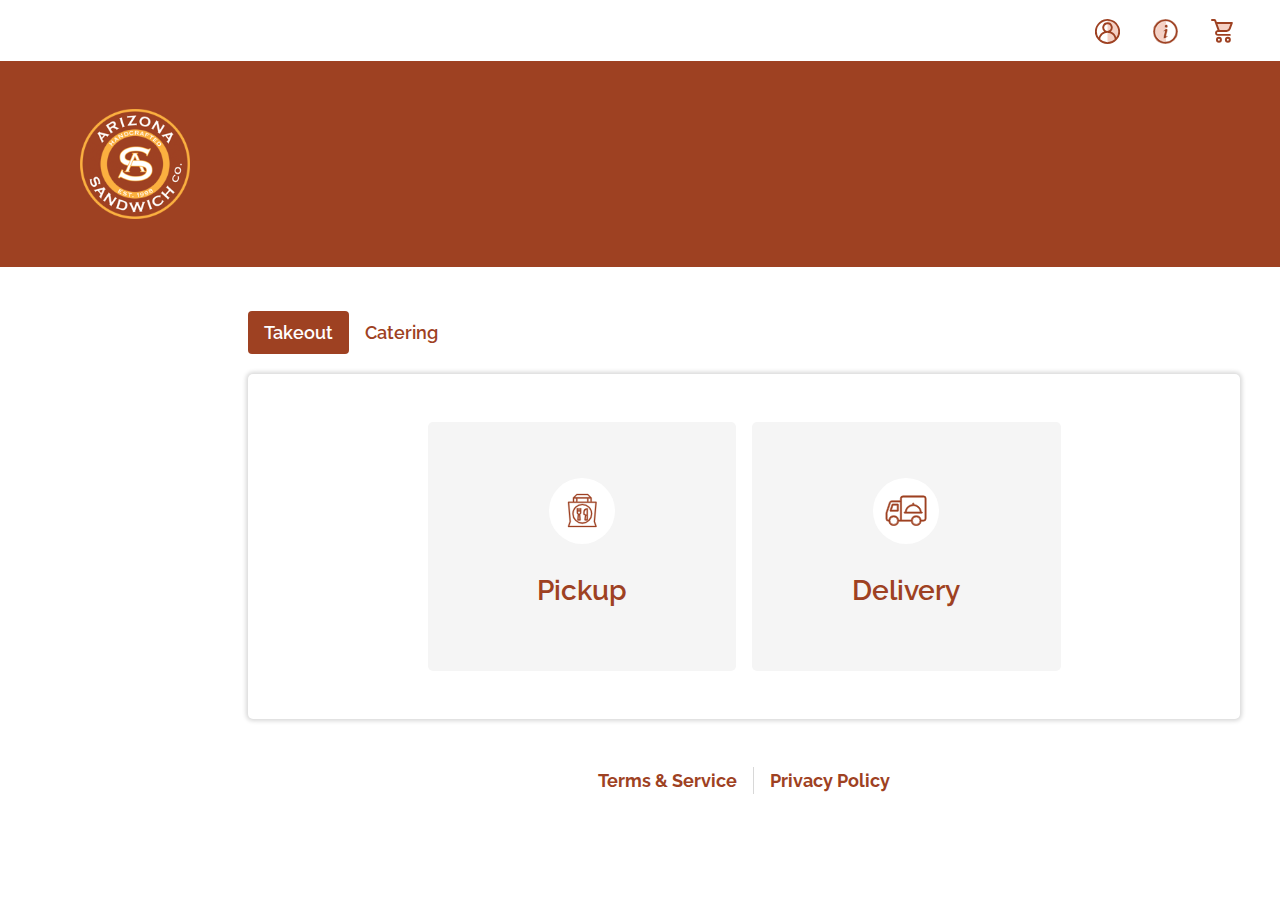
<file: start-order.html>
<!DOCTYPE html>
<html lang="en">
  <head>
    <!-- Required meta tags -->
    <meta charset="utf-8" />
    <meta
      name="viewport"
      content="width=device-width, initial-scale=1, shrink-to-fit=no"
    />

    <!-- Bootstrap CSS -->
    <link rel="stylesheet" href="css/main.css" />
    <link
      href="https://fonts.googleapis.com/css2?family=Raleway:wght@200;300;400;600;700&display=swap"
      rel="stylesheet"
    />

    <title>Arizona Sandwich! Start Order</title>
  </head>
  <body>
    <!-- Top Navigation Desktop Starts-->
    <div class="container d-none d-md-block d-xl-block">
      <nav class="navbar">
        <ul class="nav ml-auto">
          <li class="nav-item">
            <a class="nav-link" href="#">
              <img src="images/admin-icon.svg" alt="" />
            </a>
          </li>
          <li class="nav-item">
            <a class="nav-link" href="#">
              <img src="images/info-icon.svg" alt="" />
            </a>
          </li>
          <li class="nav-item">
            <a class="nav-link" href="#">
              <img src="images/cart-icon.svg" alt="" />
            </a>
          </li>
        </ul>
      </nav>
    </div>
    <!-- Top Navigation Desktop Ends-->

    <!-- Arizona Sandwich Container with brown bg starts -->

    <div class="container-fluid arizona-sandwich-banner py-md-3 py-xl-5">
      <div class="container">
        <div class="row">
          <div class="arz-sandwich-logo">
            <a href="javascript:;">
              <img
                src="images/arizona-sandwish-logo.svg"
                alt=""
                class="img-fluid"
              />
            </a>
          </div>
          <div class="col-md col-xl d-flex align-items-center mobile-Nav px-0">
            <!-- <h3 class="d-none d-md-block d-xl-block ml-sm-5 ml-lg-0 ml-xl-5">
              Menu
            </h3> -->
            <a href="#" class="d-block d-md-none d-xl-none">
              <svg
                width="29"
                height="21"
                viewBox="0 0 29 21"
                fill="none"
                xmlns="http://www.w3.org/2000/svg"
              >
                <rect
                  width="28.4118"
                  height="3.70588"
                  rx="1.85294"
                  fill="white"
                />
                <rect
                  y="8.64697"
                  width="28.4118"
                  height="3.70588"
                  rx="1.85294"
                  fill="white"
                />
                <rect
                  y="17.2942"
                  width="28.4118"
                  height="3.70588"
                  rx="1.85294"
                  fill="white"
                />
              </svg>
            </a>
            <a
              href="#"
              class="navbar-brand d-block d-md-none d-xl-none ml-3 mobile-search"
            >
              <svg
                width="24"
                height="24"
                viewBox="0 0 24 24"
                fill="none"
                xmlns="http://www.w3.org/2000/svg"
              >
                <path
                  fill-rule="evenodd"
                  clip-rule="evenodd"
                  d="M13.2 2.4C17.8392 2.4 21.6 6.16081 21.6 10.8C21.6 15.4392 17.8392 19.2 13.2 19.2C8.56081 19.2 4.8 15.4392 4.8 10.8C4.8 6.16081 8.56081 2.4 13.2 2.4ZM24 10.8C24 4.83532 19.1647 0 13.2 0C7.23532 0 2.4 4.83532 2.4 10.8C2.4 16.7647 7.23532 21.6 13.2 21.6C19.1647 21.6 24 16.7647 24 10.8Z"
                  fill="white"
                />
                <path
                  fill-rule="evenodd"
                  clip-rule="evenodd"
                  d="M7.26853 16.7315C6.7999 16.2628 6.0401 16.2628 5.57147 16.7315L0.351471 21.9515C-0.117159 22.4201 -0.117159 23.1799 0.351471 23.6485C0.820099 24.1172 1.5799 24.1172 2.04853 23.6485L7.26853 18.4285C7.73716 17.9599 7.73716 17.2001 7.26853 16.7315Z"
                  fill="white"
                />
              </svg>
            </a>

            <input
              type="text"
              class="form-control mobile-search-container"
              placeholder="Enter Search Here"
              style="display: none"
            />

            <nav
              class="nav ml-auto d-flex d-md-none d-xl-none align-items-center"
            >
              <a href="#" class="nav-link">
                <div class="btn-group">
                  <button
                    type="button"
                    class="btn btn-secondary dropdown-toggle"
                    data-toggle="dropdown"
                    aria-haspopup="true"
                    aria-expanded="false"
                  >
                    <img src="images/info.png" alt="" class="img-fluid" />
                  </button>
                  <div class="dropdown-menu dropdown-menu-right mobile-method">
                    <div class="row">
                      <div class="col-xl-4">
                        <h4>Delivery</h4>
                        <p>
                          123 Main Street <br />
                          Apt 234 <br />
                          New Symnerna Beach, NC 34212
                        </p>
                      </div>

                      <div class="col-xl-4">
                        <h4>Location</h4>
                        <p>
                          2002 Academy Lane, <br />
                          Farmers Branch, TX, <br />
                          USA
                        </p>
                      </div>

                      <div class="col-xl-3">
                        <h4>Time</h4>
                        <p>
                          4:00 PM <br />
                          07/24/2020
                        </p>
                      </div>
                    </div>
                  </div>
                </div>
              </a>
              <a
                class="nav-link cart-items"
                href="#"
                data-toggle="modal"
                data-target="#cartModal"
              >
                <svg
                  width="22"
                  height="17"
                  viewBox="0 0 22 17"
                  fill="none"
                  xmlns="http://www.w3.org/2000/svg"
                >
                  <path
                    d="M3.27484 7.46913e-10H0.992376C0.729182 7.46913e-10 0.476767 0.104554 0.29066 0.29066C0.104554 0.476767 0 0.729182 0 0.992376C0 1.25557 0.104554 1.50799 0.29066 1.69409C0.476767 1.8802 0.729182 1.98475 0.992376 1.98475H3.27484L6.53728 10.9583C5.80783 11.0807 5.15004 11.4702 4.69205 12.0509C4.23405 12.6317 4.00865 13.3622 4.05974 14.1001C4.11083 14.8379 4.43476 15.5304 4.96842 16.0425C5.50209 16.5546 6.20728 16.8497 6.94663 16.8704H18.8551C19.1183 16.8704 19.3708 16.7658 19.5569 16.5797C19.743 16.3936 19.8475 16.1412 19.8475 15.878C19.8475 15.6148 19.743 15.3624 19.5569 15.1763C19.3708 14.9902 19.1183 14.8856 18.8551 14.8856H6.94663C6.68344 14.8856 6.43102 14.7811 6.24492 14.595C6.05881 14.4089 5.95426 14.1565 5.95426 13.8933C5.95426 13.6301 6.05881 13.3777 6.24492 13.1915C6.43102 13.0054 6.68344 12.9009 6.94663 12.9009H15.682C16.5238 12.8983 17.3449 12.6403 18.0368 12.1609C18.7288 11.6816 19.2589 11.0036 19.5573 10.2165L21.7703 4.31684C21.8264 4.16666 21.8453 4.00513 21.8253 3.84607C21.8054 3.687 21.7472 3.53513 21.6558 3.40346C21.5643 3.27178 21.4423 3.16422 21.3002 3.08997C21.1582 3.01573 21.0002 2.97701 20.8399 2.97713H5.95426C5.88761 2.97734 5.82115 2.98398 5.75578 2.99698L5.14051 1.30746C5.00142 0.924326 4.74774 0.593309 4.41395 0.359389C4.08016 0.125469 3.68244 -1.11785e-05 3.27484 7.46913e-10ZM19.401 4.96188L17.699 9.51937C17.5441 9.92923 17.2682 10.2823 16.908 10.5318C16.5477 10.7812 16.1202 10.9153 15.682 10.9161H8.63367L6.46781 4.96188H19.401Z"
                    fill="white"
                  />
                </svg>

                <span class="badge">2</span>
              </a>
            </nav>
          </div>
        </div>
      </div>
    </div>
    <!-- Arizona Sandwich Container with brown bg starts -->
    <div class="container-fluid pb-5">
      <div class="container">
        <div class="row">
          <!-- Main container with right side content starts -->
          <main
            class="col-md-9 col-xl-10 offset-md-3 offset-xl-2 right-side start-order"
          >
            <!-- Alert Starts -->
            <div class="row d-block d-md-none d-xl-none">
              <div class="col mobile-heading text-center mb-4">
                <h3 class="font-weight-bold">Method</h3>
              </div>
            </div>
            <!-- <div
              class="row alert-text text-center py-3 px-3 mb-1 alert alert-dismissible fade show"
              role="alert"
            >
              <div class="col px-0">
                <p>
                  <span>Alert:</span> Please be aware of our new times starting
                  next week for summer! Stay safe and healthy!
                </p>

                <button
                  type="button"
                  class="close"
                  data-dismiss="alert"
                  aria-label="Close"
                >
                  <span aria-hidden="true">
                    <img src="images/cross-brown.svg" alt="" />
                  </span>
                </button>
              </div>
            </div> -->
            <!-- Alert Ends -->
            <!-- Pick deliver boxes area starts -->

            <div class="row mt-5">
              <div class="col-md-12 px-0 takeout-catering mt-xl-5">
                <ul
                  class="nav nav-pills mb-3 mt-xl-5"
                  id="pills-tab"
                  role="tablist"
                >
                  <li class="nav-item" role="presentation">
                    <a
                      class="nav-link active"
                      id="pills-home-tab"
                      data-toggle="pill"
                      href="#pills-home"
                      role="tab"
                      aria-controls="pills-home"
                      aria-selected="true"
                      >Takeout</a
                    >
                  </li>
                  <li class="nav-item" role="presentation">
                    <a
                      class="nav-link"
                      id="pills-profile-tab"
                      data-toggle="pill"
                      href="#pills-profile"
                      role="tab"
                      aria-controls="pills-profile"
                      aria-selected="false"
                      >Catering</a
                    >
                  </li>
                </ul>
                <div
                  class="tab-content pickup-delivery p-2 p-xl-5"
                  id="pills-tabContent"
                >
                  <div
                    class="tab-pane fade show active"
                    id="pills-home"
                    role="tabpanel"
                    aria-labelledby="pills-home-tab"
                  >
                    <div class="row justify-content-center">
                      <div
                        class="col-xl-4 pickup-delivery-box mx-3 mx-md-5 mx-xl-2 my-md-4 my-xl-0"
                      >
                        <div class="icon-holder mx-auto">
                          <img src="images/pickup.svg" alt="" />
                        </div>
                        <h3>Pickup</h3>
                      </div>
                      <div
                        class="col-xl-4 pickup-delivery-box mx-3 mx-md-5 mx-xl-2 my-md-3 mt-md-2 mb-md-4 my-xl-0"
                      >
                        <div class="icon-holder mx-auto">
                          <img src="images/delivery.svg" alt="" />
                        </div>

                        <h3>Delivery</h3>
                      </div>
                    </div>
                  </div>
                  <div
                    class="tab-pane fade"
                    id="pills-profile"
                    role="tabpanel"
                    aria-labelledby="pills-profile-tab"
                  >
                    <!-- <div
                      class="col-md-8 offset-md-2 col-xl-4 pickup-delivery-box my-md-4 my-xl-0"
                    >
                      <div class="icon-holder mx-auto">
                        <img src="images/cart-mobile.png" alt="" />
                      </div>
                      <h3>Start Order</h3>
                    </div> -->
                    <button class="btn lg px-5 py-3 btn-outline m-4">
                      Start Order
                    </button>
                  </div>
                </div>
              </div>

              <!-- <div class="col pickup-delivery py-2 py-xl-5">
                <div class="row justify-content-center">
                  <div
                    class="col-xl-4 pickup-delivery-box mx-3 mx-md-5 mx-xl-2 my-md-4 my-xl-0"
                  >
                    <div class="icon-holder mx-auto">
                      <img src="images/pickup.png" alt="" />
                    </div>
                    <h3>Pickup</h3>
                  </div>
                  <div
                    class="col-xl-4 pickup-delivery-box mx-3 mx-md-5 mx-xl-2 my-md-3 mt-md-2 mb-md-4 my-xl-0"
                  >
                    <div class="icon-holder mx-auto">
                      <img src="images/delivery.png" alt="" />
                    </div>

                    <h3>Delivery</h3>
                  </div>
                </div>
              </div> -->
            </div>
            <!-- Pick deliver boxes area starts -->
            <div class="row">
              <div class="col mt-4 mt-xl-5">
                <nav class="nav justify-content-center policy-terms">
                  <a class="nav-link active" href="#">Terms &amp; Service </a>
                  <a class="nav-link" href="#"> Privacy Policy</a>
                </nav>
              </div>
            </div>
          </main>
          <!-- pickup Delivery section starts -->

          <!-- Main container with right side content ends -->
        </div>
      </div>
    </div>
    <!--Mobile modal cart Starts-->
    <div
      class="modal fade"
      id="cartModal"
      tabindex="-1"
      aria-labelledby="exampleModalLabel"
      aria-hidden="true"
    >
      <div
        class="modal-dialog modal-dialog-centered custom-width-modal rewards-modal"
      >
        <div class="modal-content">
          <div class="modal-body">
            <button
              type="button"
              class="close"
              data-dismiss="modal"
              aria-label="Close"
            >
              <span aria-hidden="true"
                ><img
                  src="images/item-modal-close.png"
                  class="w-100 d-none d-md-none d-xl-block"
                  alt=""
                />
                <img
                  src="images/cross-brown.png"
                  class="w-100 d-block d-md-block d-xl-none"
                  alt=""
                />
              </span>
            </button>
            <section class="col-xl-4 cart-section">
              <div class="cart-inner">
                <div class="row">
                  <div class="col">
                    <h4>Cart</h4>
                  </div>
                </div>
                <div class="row">
                  <div class="col">
                    <div class="two-col">
                      <div class="add-ons-container">
                        <div class="d-flex justify-content-between">
                          <h5>Blazin Burger</h5>
                          <strong>$8.50</strong>
                        </div>
                        <div class="title-price-holder">
                          <div class="add-remove-items">
                            <button class="btn">-</button>
                            <input
                              type="text"
                              class="form-control"
                              placeholder="1"
                            />
                            <button class="btn">+</button>
                          </div>

                          <button class="btn edit-item">
                            <img src="images/pencil-icon.svg" alt="" />
                          </button>
                        </div>
                        <div class="cart-desc-align"></div>
                      </div>
                    </div>
                    <div class="two-col flat-border">
                      <div class="cart-desc">
                        <p>Add-ons</p>
                        <small>Left</small>
                        <div class="add-ons">
                          <h5>Ancovies</h5>
                          <span class="ml-4">x2</span>
                          <div class="price">$4.00</div>
                        </div>
                        <small>Right</small>
                        <div class="add-ons">
                          <h5>Pepperoni</h5>
                          <span class="ml-4">x2</span>
                          <div class="price">$4.00</div>
                        </div>
                      </div>
                    </div>
                    <div class="two-col">
                      <div class="add-ons-container">
                        <div class="d-flex justify-content-between">
                          <h5>Grilled Sandwich</h5>
                          <strong>$8.50</strong>
                        </div>
                        <div class="title-price-holder">
                          <div class="add-remove-items">
                            <button class="btn">-</button>
                            <input
                              type="text"
                              class="form-control"
                              placeholder="1"
                            />
                            <button class="btn">+</button>
                          </div>

                          <button class="btn edit-item">
                            <img src="images/pencil-icon.svg" alt="" />
                          </button>
                        </div>
                        <div class="cart-desc-align"></div>
                      </div>
                    </div>
                    <div class="two-col flat-border pb-0">
                      <div class="cart-desc">
                        <p>Add-ons</p>
                        <small>Left</small>
                        <div class="add-ons">
                          <h5>Ancovies</h5>
                          <span class="ml-4">x2</span>
                          <div class="price">$4.00</div>
                        </div>
                        <small>Right</small>
                        <div class="add-ons">
                          <h5>Pepperoni</h5>
                          <span class="ml-4">x2</span>
                          <div class="price">$4.00</div>
                        </div>
                        <div class="row">
                          <div class="row">
                            <div class="col-md-12 sub-total mt-4 bg-light">
                              <div class="add-ons">
                                <h5>Sub Total</h5>
                                <div class="price">$13.00</div>
                              </div>
                              <div
                                class="accordion w-100"
                                id="accordionExample"
                              >
                                <div class="card">
                                  <div class="card-header p-0" id="headingOne">
                                    <h2
                                      class="mb-0"
                                      type="button"
                                      data-toggle="collapse"
                                      data-target="#collapseOne"
                                      aria-expanded="true"
                                      aria-controls="collapseOne"
                                    >
                                      <div class="add-ons">
                                        <h5>Taxes &amp; Fees</h5>
                                        <div class="price">$4.00</div>
                                      </div>
                                    </h2>
                                  </div>
                                  <div
                                    id="collapseOne"
                                    class="collapse"
                                    aria-labelledby="headingOne"
                                    data-parent="#accordionExample"
                                  >
                                    <div class="card-body px-0">
                                      <div class="add-ons">
                                        <h5>Online Ordering</h5>
                                        <div class="price">$1.00</div>
                                      </div>
                                      <div class="add-ons">
                                        <h5>Service Charges</h5>
                                        <div class="price">$1.00</div>
                                      </div>
                                      <div class="add-ons">
                                        <h5>Order Fee</h5>
                                        <div class="price">$1.00</div>
                                      </div>
                                      <div class="add-ons">
                                        <h5>Delivery Charges</h5>
                                        <div class="price">$1.00</div>
                                      </div>
                                    </div>
                                  </div>
                                </div>
                              </div>
                              <div class="add-ons total mb-3">
                                <h5><strong>Total</strong></h5>
                                <div class="price">
                                  <strong>$17.00</strong>
                                </div>
                              </div>
                              <div class="row">
                                <div class="col-12">
                                  <button
                                    class="btn checkout btn-block btn-lg rounded"
                                  >
                                    Proceed to Checkout
                                  </button>
                                </div>
                              </div>
                            </div>
                          </div>
                        </div>
                      </div>
                    </div>
                  </div>
                </div>
              </div>
            </section>
          </div>
        </div>
      </div>
    </div>
    <!-- Optional JavaScript -->
    <!-- jQuery first, then Popper.js, then Bootstrap JS -->
    <!-- gulp minified Js  -->
    <script src="js/main.js"></script>
  </body>
</html>
</file>
<file: css/main.css>
@import url(../css/bootstrap.min.css);
@import url(../css/slick-slider.css);
body {
  font-family: "Raleway", sans-serif;
  font-size: 18px;
}

input.form-control:focus {
  outline: none;
  box-shadow: none;
}

aside {
  width: 240px;
}
aside .block-stacked {
  background: #f5f5f5;
  padding: 20px;
  height: auto;
  border-radius: 5px;
}
aside .block-stacked button {
  font-weight: bold;
  width: 48%;
  color: #9e4122;
}
aside .block-stacked .btn-brown {
  background: #9e4122;
  color: #fff;
}
aside .btn-blocks button {
  font-size: 18px;
  font-weight: 600;
  margin-bottom: 20px;
  box-shadow: 0px 0px 4px 2px #d8d8d8 !important;
  color: #343434;
}
aside .btn-blocks button:hover {
  color: #9e4122;
  box-shadow: 0px 0px 4px 2px #9e4122 !important;
}
aside .left-listing .form-control {
  border: 0;
  border-bottom: 1px solid #d8d8d8;
}
aside .left-listing .form-control:focus {
  outline: none;
}
aside .left-listing .input-group-append .input-group-text {
  background: none;
  border: none;
  border-bottom: 1px solid #d8d8d8;
}
aside .left-listing .list-group .list-group-item {
  padding-left: 0;
  padding-right: 0;
}
aside .left-listing .list-group .list-group-item .active {
  font-weight: bold;
}

.cart-items {
  position: relative;
  display: block;
}
.cart-items .badge {
  position: absolute;
  color: #9e4122;
  background: #fff;
  top: -6px;
  right: -6px;
  height: 20px;
  width: 20px;
  border-radius: 50%;
  font-size: 14px;
  line-height: 10px;
}

#alertModal .close {
  top: 5px;
  right: 12px;
  padding: 0.5rem;
}
#alertModal .close span {
  font-size: 30px;
  font-weight: normal;
}

#alertModal p span {
  color: #9e4122;
  font-weight: 600;
}

.delivery-info {
  background: #fff;
  border-radius: 6px;
  color: #565656;
  margin-top: -90px;
}
.delivery-info h4 {
  font-size: 18px;
  font-weight: 900;
}
.delivery-info p {
  margin-bottom: 0;
  line-height: 22px;
  font-size: 16px;
}
.delivery-info .btn {
  border: 1px solid #d8d8d8;
}

.common-box-shadow {
  box-shadow: 0px 0px 4px 2px #d8d8d8;
}

.right-side {
  padding: 0 40px;
  /* START TOOLTIP STYLES */
  /* Applies to all tooltips */
  /* Make the tooltips respond to hover */
  /* don't show empty tooltips */
  /* FLOW: UP */
  /* KEYFRAMES */
  /* FX All The Things */
}
.right-side .btn-blocks {
  display: flex;
  margin-bottom: 30px;
  justify-content: space-between;
}
.right-side .btn-blocks .btn {
  font-size: 16px;
  font-weight: 600;
  margin-bottom: 20px;
  box-shadow: 0px 0px 4px 2px #d8d8d8;
  color: #343434;
  margin: 0;
  width: 30%;
}
.right-side .alert-text {
  background: #f5f5f5;
}
.right-side .alert-text p {
  margin: 0;
}
.right-side .alert-text p span {
  color: #9e4122;
}
.right-side .alert-text .close {
  padding: 0;
  opacity: 1;
}
.right-side .filter-buttons .btn {
  border: 1px solid #d8d8d8;
}
.right-side .filter-buttons .btn:active {
  box-shadow: none;
}
.right-side .filter-buttons .btn img {
  width: 20px;
  height: 20px;
  margin-right: 5px;
}
.right-side #cartToggle {
  border: 1px solid #d8d8d8;
}
.right-side .items-section .burger-banner {
  /* fallback for old browsers */
  /* Chrome 10-25, Safari 5.1-6 */
  /* W3C, IE 10+/ Edge, Firefox 16+, Chrome 26+, Opera 12+, Safari 7+ */
}
.right-side .items-section .burger-banner h4 {
  font-weight: 900;
  font-size: 24px;
  color: #9e4122;
  padding-bottom: 15px;
  margin-top: -41px;
  color: #fff;
}
.right-side .items-section .item {
  width: auto;
  box-shadow: 0px 0px 4px 2px #d8d8d8;
  padding: 15px;
  margin-bottom: 30px;
  border-radius: 6px;
  cursor: pointer;
}
.right-side .items-section .item h5 {
  font-size: 15px;
  color: #565656;
  font-weight: 600;
  margin: 15px 0 10px;
}
.right-side .items-section .item p {
  font-size: 14px;
  color: #777777;
  line-height: normal;
  font-weight: 300;
}
.right-side .items-section .item .item-price-section {
  display: flex;
  justify-content: space-between;
  align-items: flex-start;
}
.right-side .items-section .item .item-price-section strong {
  color: #9e4122;
}
.right-side .items-section .item .item-price-section p {
  font-size: 16px;
  font-weight: 500;
  margin-bottom: 0;
}
.right-side .items-section .item .item-price-section .btn {
  background: #9e4122;
  font-size: 60px;
  color: #fff;
  height: 34px;
  width: 34px;
  display: flex;
  align-items: center;
  justify-content: center;
  font-weight: 100;
  line-height: 16px;
}
.right-side .items-section .item .tags .badge {
  padding: 6px 10px;
}
.right-side .items-section .item .tags .badge img {
  width: 22px;
  height: 22px;
}
.right-side [tooltip] {
  position: relative;
  /* opinion 1 */
}
.right-side [tooltip]::before,
.right-side [tooltip]::after {
  text-transform: none;
  /* opinion 2 */
  font-size: 0.9em;
  /* opinion 3 */
  line-height: 1;
  user-select: none;
  pointer-events: none;
  position: absolute;
  display: none;
  opacity: 0;
}
.right-side [tooltip]::before {
  content: "";
  border: 5px solid transparent;
  /* opinion 4 */
  z-index: 1001;
  /* absurdity 1 */
}
.right-side [tooltip]::after {
  content: attr(tooltip);
  /* magic! */
  /* most of the rest of this is opinion */
  font-family: Helvetica, sans-serif;
  text-align: center;
  /* 
Let the content set the size of the tooltips 
but this will also keep them from being obnoxious
*/
  min-width: 3em;
  max-width: 21em;
  white-space: nowrap;
  overflow: hidden;
  text-overflow: ellipsis;
  padding: 1ch 1.5ch;
  border-radius: 0.3ch;
  box-shadow: 0 1em 2em -0.5em rgba(0, 0, 0, 0.35);
  background: #333;
  color: #fff;
  z-index: 1000;
  /* absurdity 2 */
}
.right-side [tooltip]:hover::before,
.right-side [tooltip]:hover::after {
  display: block;
}
.right-side [tooltip=""]::before,
.right-side [tooltip=""]::after {
  display: none !important;
}
.right-side [tooltip]:not([flow])::before,
.right-side [tooltip][flow^="up"]::before {
  bottom: 100%;
  border-bottom-width: 0;
  border-top-color: #333;
}
.right-side [tooltip]:not([flow])::after,
.right-side [tooltip][flow^="up"]::after {
  bottom: calc(100% + 5px);
}
.right-side [tooltip]:not([flow])::before,
.right-side [tooltip]:not([flow])::after,
.right-side [tooltip][flow^="up"]::before,
.right-side [tooltip][flow^="up"]::after {
  left: 50%;
  transform: translate(-50%, -0.5em);
}

@keyframes tooltips-vert {
  to {
    opacity: 0.9;
    transform: translate(-50%, 0);
  }
}

@keyframes tooltips-horz {
  to {
    opacity: 0.9;
    transform: translate(0, -50%);
  }
}
.right-side [tooltip]:not([flow]):hover::before,
.right-side [tooltip]:not([flow]):hover::after,
.right-side [tooltip][flow^="up"]:hover::before,
.right-side [tooltip][flow^="up"]:hover::after,
.right-side [tooltip][flow^="down"]:hover::before,
.right-side [tooltip][flow^="down"]:hover::after {
  animation: tooltips-vert 300ms ease-out forwards;
}

.cart-section {
  padding: 0 20px;
}
.cart-section .cart-inner {
  box-shadow: 0px 0px 4px 2px #d8d8d8;
  padding: 30px 30px 0;
  border-radius: 8px;
}
.cart-section .cart-inner h4 {
  font-size: 20px;
  font-weight: 500;
  margin-bottom: 20px;
}
.cart-section .cart-inner .two-col {
  border-bottom: 2px dashed #d8d8d8;
  padding: 15px 0;
}
.cart-section .cart-inner .two-col .add-ons-container h5 {
  font-weight: 500;
  font-size: 16px;
  margin-bottom: 15px;
}
.cart-section .cart-inner .two-col .add-ons-container strong {
  font-size: 16px;
}
.cart-section .cart-inner .two-col .add-ons {
  display: flex;
  justify-content: space-between;
}
.cart-section .cart-inner .two-col .add-ons .cart-desc-align {
  display: flex;
}
.cart-section .cart-inner .two-col .add-ons .cart-desc-align .form-control {
  width: 22px;
  height: 22px;
  margin: 0 5px;
  text-align: center;
  padding: 0;
}
.cart-section .cart-inner .two-col .add-ons .cart-desc-align .btn {
  width: 22px;
  height: 22px;
  display: flex;
  align-items: center;
  background: #9e4122;
  justify-content: center;
  color: #fff;
  font-size: 30px;
}
.cart-section .cart-inner .two-col .title-price-holder {
  display: flex;
  justify-content: space-between;
}
.cart-section .cart-inner .two-col .title-price-holder .form-control {
  width: 22px;
  height: 22px;
  margin: 0 5px;
  text-align: center;
  padding: 0;
}
.cart-section .cart-inner .two-col .title-price-holder .btn {
  width: 22px;
  height: 22px;
  display: flex;
  align-items: center;
  background: #9e4122;
  justify-content: center;
  color: #fff;
  font-size: 30px;
  line-height: 8px;
}
.cart-section .cart-inner .two-col .title-price-holder .add-remove-items {
  display: flex;
}
.cart-section
  .cart-inner
  .two-col
  .title-price-holder
  .add-remove-items
  .form-control {
  margin: 0 5px;
}
.cart-section .cart-inner .two-col .title-price-holder .edit-item {
  height: 22px;
  width: 22px;
  background: #fff;
  border: 1px solid #d8d8d8;
}
.cart-section .cart-inner .two-col .title-price-holder .edit-item img {
  width: 10px;
}
.cart-section .cart-inner .flat-border {
  border-bottom: 1px solid #d8d8d8;
  color: #565656;
}
.cart-section .cart-inner .flat-border .cart-desc p {
  font-size: 14px;
  font-weight: 100;
  margin-bottom: 0;
}
.cart-section .cart-inner .flat-border .cart-desc small {
  font-size: 12px;
  font-weight: 100;
}
.cart-section .cart-inner .flat-border .cart-desc h5 {
  font-size: 16px;
  margin-bottom: 0;
}
.cart-section .cart-inner .flat-border .cart-desc .add-ons .price {
  font-size: 16px;
}
.cart-section .cart-inner .flat-border .cart-desc .sub-total {
  padding-top: 30px;
}
.cart-section .cart-inner .flat-border .cart-desc .sub-total .add-ons {
  padding: 11px 15px;
}
.cart-section .cart-inner .flat-border .cart-desc .sub-total .total h5 {
  font-size: 18px;
}
.cart-section .cart-inner .flat-border .cart-desc .sub-total .total .price {
  font-size: 18px;
}
.cart-section .cart-inner .checkout {
  background: #9e4122;
  color: #fff;
  font-weight: bold;
  font-size: 16px;
  border-radius: 0;
  padding: 20px;
  -webkit-border-bottom-right-radius: 8px;
  -webkit-border-bottom-left-radius: 8px;
  -moz-border-radius-bottomright: 8px;
  -moz-border-radius-bottomleft: 8px;
  border-bottom-right-radius: 8px;
  border-bottom-left-radius: 8px;
}

.arizona-sandwich-banner h3 {
  margin-bottom: 75px;
}

.arizona-sandwich-banner .arz-sandwich-logo img {
  width: 110px;
}

.start-order {
  margin-top: -100px;
}
.start-order .takeout-catering .nav .nav-item .nav-link {
  color: #9e4122;
  font-weight: 600;
}
.start-order .takeout-catering .nav .nav-item .nav-link.active {
  background: #9e4122;
  color: #fff;
}
.start-order .takeout-catering .btn-outline {
  border: 2px solid #9e4122;
  color: #9e4122;
  font-weight: 600;
}
.start-order .takeout-catering .btn-outline:hover {
  background: #9e4122;
  color: #fff;
}
.start-order .pickup-delivery {
  box-shadow: 0px 0px 4px 2px #d8d8d8;
  background: #fff;
  margin-top: 20px;
  border-radius: 5px;
}
.start-order .pickup-delivery .pickup-delivery-box {
  background: #f5f5f5;
  text-align: center;
  margin: 10px;
  border-radius: 5px;
  padding: 56px 0;
}
.start-order .pickup-delivery .pickup-delivery-box .icon-holder {
  height: 66px;
  width: 66px;
  border-radius: 50%;
  background: #fff;
  display: flex;
  align-items: center;
  justify-content: center;
  margin-bottom: 30px;
}
.start-order .pickup-delivery .pickup-delivery-box h3 {
  font-size: 28px;
  font-weight: 600;
  color: #9e4122;
}
.start-order .policy-terms .nav-link {
  color: #9e4122;
  font-weight: 700;
  padding-top: 0;
  padding-bottom: 0;
}
.start-order .policy-terms .active {
  border-right: 1px solid #d8d8d8;
}
.start-order .time-date-section .slick-slider {
  margin-bottom: 0;
  border-radius: 5px;
}
.start-order .time-section {
  padding: 20px;
  box-shadow: 0px 0px 4px 2px #d8d8d8;
  margin-left: 122px;
  margin-right: 122px;
  border-radius: 5px;
  height: 444px;
}
.start-order .time-section .select-time {
  padding-bottom: 10px;
  padding-top: 10px;
  border-bottom: 1px solid #f5f5f5;
  display: flex;
  justify-content: space-between;
  position: relative;
}
.start-order
  .time-section
  .select-time
  .custom-control-input:checked
  ~ .custom-control-label::before {
  background: #9e4122;
  border: 1px solid #9e4122;
}
.start-order .time-section .select-time .custom-control {
  position: relative;
  width: 110px;
  margin: 0 auto;
}
.start-order .time-section .select-time .custom-control .custom-control-label {
  position: absolute;
}

.scrollbar {
  height: 400px;
  overflow-y: scroll;
}

#style-4::-webkit-scrollbar-track {
  background-color: #f5f5f5;
}

#style-4::-webkit-scrollbar {
  width: 4px;
  background-color: #f5f5f5;
  position: relative;
}

#style-4::-webkit-scrollbar-thumb {
  background-color: #a0a0a0;
  border: 2px solid #a0a0a0;
  border-radius: 6px;
}

.border-left-right {
  border-right: 1px solid #f5f5f5;
  border-left: 1px solid #f5f5f5;
}

/*
 *  STYLE 5
 */
.mobile-Nav nav .nav-link {
  padding-left: 8px;
  padding-right: 8px;
}

.custom-width-modal {
  max-width: 485px;
}
.custom-width-modal .modal-body {
  position: relative;
}
.custom-width-modal .modal-body .close {
  position: absolute;
  right: 30px;
  top: 30px;
  z-index: 1;
}
.custom-width-modal .modal-body img {
  width: 100%;
}
.custom-width-modal .modal-body .item-description {
  display: flex;
  justify-content: space-between;
  border-bottom: 1px solid #d8d8d8;
  padding-bottom: 20px;
}
.custom-width-modal .modal-body .item-description .item-title h3 {
  font-size: 24px;
  color: #343434;
}
.custom-width-modal .modal-body .item-description .item-title p {
  font-size: 16px;
  font-weight: 100;
  color: #777777;
}
.custom-width-modal .modal-body .tags {
  display: block;
  margin-top: 39px;
  width: 154px;
}
.custom-width-modal .modal-body .tags .badge {
  margin-right: 4px;
  padding: 5px;
}
.custom-width-modal .modal-body .tags .badge img {
  height: 22px;
  width: 22px;
}
.custom-width-modal .modal-body .item-price {
  color: #9e4122;
  font-size: 24px;
  font-weight: 600;
}
.custom-width-modal .modal-body .add-remove-item {
  display: flex;
}
.custom-width-modal .modal-body .add-remove-item .btn {
  height: 32px;
  width: 32px;
  background: #9e4122;
  font-size: 30px;
  color: #fff;
  display: flex;
  align-items: center;
  justify-content: center;
  line-height: 10%;
}
.custom-width-modal .modal-body .add-remove-item .form-control {
  height: 32px;
  width: 32px;
  text-align: center;
  margin: 0 10px;
  padding: 0;
}
.custom-width-modal .modal-body .toppings {
  display: flex;
  justify-content: space-between;
  padding-top: 10px;
  padding-bottom: 10px;
}
.custom-width-modal .modal-body .toppings .toppings-contents .add-remove-item {
  margin: 10px 0 25px;
}
.custom-width-modal
  .modal-body
  .toppings
  .toppings-contents
  .add-remove-item
  .btn {
  width: 22px;
  height: 22px;
}
.custom-width-modal
  .modal-body
  .toppings
  .toppings-contents
  .add-remove-item
  .form-control {
  width: 22px;
  height: 22px;
  text-align: center;
  margin: 0 5px;
}
.custom-width-modal .modal-body .toppings .toppings-contents .open-on-check {
  margin-left: 20px;
}
.custom-width-modal
  .modal-body
  .toppings
  .toppings-contents
  .open-on-check
  .btns-area
  .btn {
  box-shadow: 0px 0px 4px 2px #d8d8d8;
  margin-bottom: 10px;
  margin-right: 10px;
  min-width: 85px;
  height: 33px;
  line-height: 20px;
}
.custom-width-modal
  .modal-body
  .toppings
  .toppings-contents
  .open-on-check
  .btns-area
  .brown-text {
  background-color: #9e4122;
  font-weight: 600;
  color: #fff;
  box-shadow: none;
}
.custom-width-modal
  .modal-body
  .toppings
  .toppings-contents
  .custom-control
  .custom-control-label {
  padding-left: 10px;
}
.custom-width-modal
  .modal-body
  .toppings
  .toppings-contents
  .custom-control
  .custom-control-label::before {
  width: 20px;
  height: 20px;
  border-color: #9e4122;
}
.custom-width-modal
  .modal-body
  .toppings
  .toppings-contents
  .custom-control
  .custom-control-label::after {
  top: 6px;
  left: -22px;
}
.custom-width-modal .modal-body .add-instructions {
  margin-bottom: 20px;
}
.custom-width-modal .modal-body .add-instructions a {
  color: #9e4122;
  font-size: 16px;
}
.custom-width-modal .modal-body h5 {
  font-size: 14px;
  color: #777777;
}
.custom-width-modal
  .modal-body
  .custom-control-input:checked
  ~ .custom-control-label::before {
  background: #9e4122;
}
.custom-width-modal .modal-footer .btn {
  background: #9e4122;
  font-size: 16px;
  font-weight: 600;
  height: 64px;
  border-radius: 0;
  -webkit-border-bottom-right-radius: 6px;
  -webkit-border-bottom-left-radius: 6px;
  -moz-border-radius-bottomright: 6px;
  -moz-border-radius-bottomleft: 6px;
  border-bottom-right-radius: 6px;
  border-bottom-left-radius: 6px;
}

.rewards-modal {
  max-width: 574px;
}
.rewards-modal .rewards-top {
  text-align: center;
  margin-top: 20px;
}
.rewards-modal .rewards-top h4 {
  font-size: 24px;
  margin-bottom: 0;
}
.rewards-modal .rewards-top span {
  font-size: 14px;
  color: #777777;
  opacity: 0.5;
}
.rewards-modal .rewards-top .points-area {
  background: #f5f5f5;
  width: 200px;
  margin: 25px auto 20px;
  padding: 15px 0;
  border-radius: 8px;
  font-size: 16px;
}
.rewards-modal .rewards-top .points-area h5 {
  font-weight: 600;
  font-size: 30px;
  color: #9e4122;
}
.rewards-modal .rewards-top .points-area p {
  margin-bottom: 0;
}
.rewards-modal .redeemable-items h5 {
  text-align: center;
  font-size: 18px;
  font-weight: 500;
  margin-top: 20px;
  margin-bottom: 30px;
}
.rewards-modal .redeemable-items .redeemable-btns {
  display: flex;
  justify-content: space-evenly;
}
.rewards-modal .redeemable-items .redeemable-btns .btn {
  box-shadow: 0px 0px 4px 2px #d8d8d8;
}
.rewards-modal .redeemable-items .btn-brown {
  color: #9e4122;
}
.rewards-modal .table {
  margin-top: 40px;
  box-shadow: 0px 0px 4px 2px #d8d8d8;
  border-radius: 6px;
}
.rewards-modal .table th {
  font-weight: normal;
  color: #d8d8d8;
}
.rewards-modal .table td a {
  color: #9e4122;
}
.rewards-modal .table td a img {
  width: 6px;
  margin-left: 5px;
}

.order-usual-modal {
  max-width: 630px;
}
.order-usual-modal .close {
  opacity: 1;
}
.order-usual-modal .order-my-usual .table {
  box-shadow: none;
}
.order-usual-modal .order-my-usual .table th {
  border-top: 0;
  font-size: 14px;
  color: #a0a0a0;
}
.order-usual-modal .order-my-usual .table .img-col {
  width: 140px;
}
.order-usual-modal .order-my-usual .table td {
  padding: 20px;
}
.order-usual-modal .order-my-usual .table td img {
  border-radius: 10px;
  width: 100%;
}
.order-usual-modal .order-my-usual .table td h4 {
  font-size: 16px;
  font-weight: 600;
}
.order-usual-modal .order-my-usual .table td p {
  font-size: 14px;
  margin-bottom: 0;
  color: #a0a0a0;
}
.order-usual-modal .order-my-usual .table td p strong {
  color: #9e4122;
  font-size: 16px;
  margin-bottom: 10px;
  display: block;
}
.order-usual-modal .order-my-usual .table .btn {
  background: #9e4122;
  font-size: 40px;
  height: 32px;
  width: 32px;
  display: flex;
  align-items: center;
  justify-content: center;
  color: #fff;
  line-height: 16px;
}

@media screen and (max-width: 992px) {
  .start-order {
    margin-top: 80px;
  }
  .mobile-heading h3 {
    color: #343434;
    font-size: 20px;
  }
}

.location-status-map {
  margin-top: 20px;
  padding: 15px 30px 15px 20px;
  background: #fff;
  border-radius: 5px;
  box-shadow: 0px 0px 4px 2px #d8d8d8;
}
.location-status-map .map-area {
  max-width: 332px;
  height: 458px;
}
.location-status-map .location-container {
  height: 462px;
}
.location-status-map .location-container .location {
  background: #f5f5f5;
  border-radius: 5px;
}
.location-status-map .location-container .location .open-time,
.location-status-map .location-container .location .close-time {
  font-size: 16px;
  font-weight: 600;
  margin-bottom: 0;
}
.location-status-map .location-container .location .open-time {
  color: #258e00;
}
.location-status-map .location-container .location .close-time {
  color: #c72014;
}
.location-status-map .location-container .location .location-left h3 {
  font-size: 20px;
  font-weight: 600;
  margin-bottom: 15px;
}
.location-status-map .location-container .location .location-left p {
  color: #343434;
  font-size: 16px;
}
.location-status-map .location-container .location .location-right {
  background: #fff;
  border-radius: 5px;
  padding-top: 15px;
  padding-bottom: 15px;
  max-width: 180px;
}
.location-status-map .location-container .location .location-right small {
  font-size: 12px;
  color: #d8d8d8;
  line-height: 12px;
}
.location-status-map .location-container .location .location-right p {
  color: #9e4122;
  font-size: 14px;
  margin-bottom: 0;
  line-height: 15px;
}
.location-status-map .location-container .select-btn-container {
  margin-left: -23px;
  margin-right: -23px;
  margin-top: 20px;
}
.location-status-map .location-container .select-btn-container .select-btn {
  background: #9e4122;
  color: #fff;
  border-radius: 0;
  -webkit-border-bottom-right-radius: 5px;
  -webkit-border-bottom-left-radius: 5px;
  -moz-border-radius-bottomright: 5px;
  -moz-border-radius-bottomleft: 5px;
  border-bottom-right-radius: 5px;
  border-bottom-left-radius: 5px;
}

.toggle-img {
  margin-top: -15px;
  margin-right: 10px;
}

.switch {
  position: relative;
  display: inline-block;
  width: 35px;
  height: 16px;
}

.switch input {
  opacity: 0;
  width: 0;
  height: 0;
}

.slider-switch {
  position: absolute;
  cursor: pointer;
  top: 0;
  left: 0;
  right: 0;
  bottom: 0;
  background-color: #ccc;
  -webkit-transition: 0.4s;
  transition: 0.4s;
}

.slider-switch:before {
  position: absolute;
  content: "";
  height: 20px;
  width: 20px;
  left: -5px;
  bottom: 4px;
  background-color: white;
  -webkit-transition: 0.4s;
  transition: 0.4s;
  box-shadow: 0px 0px 4px 2px #777777;
  top: -3px;
}

.switch input:checked + .slider-switch {
  background-color: #9e4122;
}

.switch input:focus + .slider-switch {
  box-shadow: 0 0 1px #9e4122;
}

.switch input:checked + .slider-switch:before {
  -webkit-transform: translateX(26px);
  -ms-transform: translateX(26px);
  transform: translateX(26px);
}

/* Rounded sliders */
.slider-switch.round {
  border-radius: 34px;
}

.slider-switch.round:before {
  border-radius: 50%;
}

.go-back-btn {
  border: 2px solid #9e4122;
  color: #9e4122;
  font-size: 18px;
  font-weight: 600;
}
.go-back-btn:hover {
  background: #9e4122;
  color: #fff;
}

.checkout-pages {
  /* Tooltip text */
  /* Show the tooltip text when you mouse over the tooltip container */
}
.checkout-pages .custom-control-label {
  line-height: 34px;
  padding-left: 12px;
}
.checkout-pages .custom-control-label::before {
  width: 24px;
  height: 24px;
}
.checkout-pages .custom-control-label::after {
  width: 24px;
  height: 24px;
}
.checkout-pages .guest-details {
  padding: 30px;
}
.checkout-pages .guest-details .nav-pills .nav-item .nav-link {
  color: #777777;
  font-weight: 600;
  font-size: 16px;
}
.checkout-pages .guest-details .nav-pills .nav-item .active {
  background: #9e4122;
  color: #fff;
}
.checkout-pages .guest-details form .form-control {
  background: #f5f5f5;
  margin-bottom: 20px;
}
.checkout-pages .guest-details form .input-group .form-control {
  border-right: none;
}
.checkout-pages
  .guest-details
  form
  .input-group
  .input-group-append
  .input-group-text {
  height: 55px;
  background: #f5f5f5;
  border-left: 0;
}
.checkout-pages .guest-details form a {
  color: #9e4122;
  font-size: 16px;
}
.checkout-pages .guest-details form .btn-submit {
  background: #9e4122;
  color: #fff;
  font-size: 16px;
  font-weight: 600;
  border: 1px solid #9e4122;
}
.checkout-pages .guest-details form p {
  font-size: 16px;
  color: #a0a0a0;
  margin: 30px 0;
}
.checkout-pages .guest-details form .btn-fb {
  background: #3b66c4;
}
.checkout-pages .guest-details form .btn-google {
  background: #cf4332;
}
.checkout-pages .guest-details form .btn {
  color: #fff;
  font-size: 16px;
  font-weight: 600;
  padding: 12px 25px;
  margin-right: 20px;
}
.checkout-pages .guest-details form .btn img {
  margin-right: 10px;
}
.checkout-pages .guest-details form .forgot-password {
  color: #9e4122;
  font-size: 16px;
}
.checkout-pages .guest-details form .custom-checkbox {
  font-size: 16px;
  color: #a0a0a0;
}
.checkout-pages .guest-details .guest-form .btn {
  color: #9e4122;
  font-weight: 600;
}
.checkout-pages .checkout-inner-container {
  border-radius: 5px;
  box-shadow: 0px 0px 4px 2px #d8d8d8;
}
.checkout-pages .checkout-inner-container label {
  margin-bottom: 15px;
}
.checkout-pages .checkout-inner-container .form-control {
  margin-bottom: 30px;
  height: 55px;
}
.checkout-pages .checkout-inner-container .form-control::placeholder {
  font-size: 16px;
}
.checkout-pages .checkout-inner-container select.form-control {
  font-size: 16px;
}
.checkout-pages .checkout-inner-container .coupon-section {
  border: 2px dashed #d8d8d8;
  border-radius: 5px;
  margin: 0 20px;
  padding: 25px;
}
.checkout-pages
  .checkout-inner-container
  .coupon-section
  .coupon-section-inner
  h3 {
  font-size: 18px;
  font-weight: 600;
}
.checkout-pages
  .checkout-inner-container
  .coupon-section
  .coupon-section-inner
  .add-trip {
  display: flex;
  justify-content: space-between;
  align-items: center;
}
.checkout-pages
  .checkout-inner-container
  .coupon-section
  .coupon-section-inner
  .add-trip
  .btn {
  font-weight: 600;
  margin-right: 5px;
}
.checkout-pages
  .checkout-inner-container
  .coupon-section
  .coupon-section-inner
  .add-trip
  .active {
  background: #9e4122;
  color: #fff;
}
.checkout-pages
  .checkout-inner-container
  .coupon-section
  .coupon-section-inner
  .add-trip
  .input-group
  .form-control {
  background: #f5f5f5;
  height: 55px;
  margin-bottom: 0;
}
.checkout-pages
  .checkout-inner-container
  .coupon-section
  .coupon-section-inner
  .add-trip
  .input-group
  .input-group-append
  .btn {
  background: #9e4122;
  color: #fff;
  height: 55px;
  border: 1px solid #9e4122;
}
.checkout-pages
  .checkout-inner-container
  .custom-control-input:checked
  ~ .custom-control-label::before {
  border-color: #9e4122;
  background: #9e4122;
}
.checkout-pages .checkout-inner-container .amount-total {
  background: #fcfcfc;
  border-radius: 6px;
  padding: 40px;
}
.checkout-pages .checkout-inner-container .amount-total .brown {
  color: #9e4122;
}
.checkout-pages .checkout-inner-container .amount-total a {
  margin-left: 20px;
}
.checkout-pages .checkout-inner-container .amount-total .total {
  border-top: 2px solid #d8d8d8;
  margin-top: 20px;
  padding-top: 30px;
}
.checkout-pages .checkout-inner-container .amount-total .total p {
  font-size: 24px;
  font-weight: 600;
}
.checkout-pages h3 {
  font-size: 24px;
  font-weight: 500;
  margin-bottom: 15px;
}
.checkout-pages .order-summary h4 {
  font-weight: 600;
  font-size: 18px;
}
.checkout-pages .order-summary h5 {
  font-size: 14px;
  color: #a0a0a0;
}
.checkout-pages .order-summary small {
  font-size: 12px;
  color: #a0a0a0;
}
.checkout-pages .order-summary .quantity {
  display: flex;
}
.checkout-pages .order-summary .quantity .btn {
  width: 32px;
  height: 32px;
  background: #9e4122;
  font-size: 40px;
  padding: 0;
  color: #fff;
  display: flex;
  justify-content: center;
  align-items: center;
  line-height: 20px;
}
.checkout-pages .order-summary .quantity .btn span {
  display: block;
  width: 100%;
}
.checkout-pages .order-summary .quantity .btn .minus {
  margin-top: -5px;
}
.checkout-pages .order-summary .quantity .form-control {
  height: 32px;
  width: 32px;
  margin: 0 10px;
  padding: 0;
  text-align: center;
}
.checkout-pages .table thead tr th {
  border: 0;
  font-weight: normal;
  font-style: 14px;
  color: #a0a0a0;
  font-size: 14px;
  padding: 15px 30px;
}
.checkout-pages .table tbody {
  padding: 20px;
}
.checkout-pages .table tbody tr td {
  padding: 30px;
}
.checkout-pages .table tbody tr td .dotted-line {
  border-bottom: 2px dashed #d8d8d8;
  height: 2px;
  margin-bottom: 15px;
}
.checkout-pages .table tbody tr td .loyality-points {
  height: 34px;
  width: 34px;
  border-radius: 50%;
  display: flex;
  align-items: center;
  justify-content: center;
  color: #9e4122;
  font-size: 14px;
  font-weight: 600;
}
.checkout-pages .table tbody tr td .btn-outline {
  border: 1px solid #d8d8d8;
  padding: 0;
  height: 32px;
  width: 32px;
  display: flex;
  align-items: center;
  justify-content: center;
}
.checkout-pages .table tbody tr .instructions p {
  font-style: italic;
  font-size: 18px;
  color: #a0a0a0;
}
.checkout-pages .table tbody tr .instructions p span {
  font-size: 14px;
  display: block;
}
.checkout-pages .suggest-order-addition h3 {
  font-size: 20px;
}
.checkout-pages .item-slider .slick-slide {
  padding: 10px;
  margin: 0 5px;
  padding-left: 0;
  padding-right: 0;
}
.checkout-pages .item-slider .slick-slide .suggestion-order {
  box-shadow: 0px 0px 4px 2px #f5f5f5;
  border-radius: 5px;
  padding: 10px;
  display: flex;
  width: 95%;
}
.checkout-pages .item-slider .slick-slide .suggestion-order .suggest-img {
  margin-right: 10px;
}
.checkout-pages .item-slider .slick-slide .suggestion-order .suggest-content {
  display: flex;
  flex-direction: column;
  text-align: left;
  flex: 1;
}
.checkout-pages
  .item-slider
  .slick-slide
  .suggestion-order
  .suggest-content
  h4 {
  font-size: 16px;
  font-weight: 600;
}
.checkout-pages
  .item-slider
  .slick-slide
  .suggestion-order
  .suggest-content
  strong {
  color: #9e4122;
}
.checkout-pages
  .item-slider
  .slick-slide
  .suggestion-order
  .suggest-content
  .earn-points {
  display: flex;
  justify-content: space-between;
  align-items: center;
}
.checkout-pages
  .item-slider
  .slick-slide
  .suggestion-order
  .suggest-content
  .earn-points
  p {
  font-size: 14px;
  margin-top: 10px;
}
.checkout-pages
  .item-slider
  .slick-slide
  .suggestion-order
  .suggest-content
  .earn-points
  p
  .points-circle {
  height: 32px;
  width: 32px;
  box-shadow: none;
  border-radius: 50%;
  display: inline-block;
  padding: 0;
  text-align: center;
  line-height: 30px;
  color: #fff;
}
.checkout-pages
  .item-slider
  .slick-slide
  .suggestion-order
  .suggest-content
  .earn-points
  .btn {
  height: 34px;
  width: 34px;
  background: #9e4122;
  font-size: 60px;
  padding: 0;
  display: flex;
  justify-content: center;
  align-items: center;
  color: #fff;
  line-height: 20px;
}
.checkout-pages .range-section {
  padding: 40px 0;
}
.checkout-pages .range-section .btn {
  font-size: 16px;
  color: #fff;
  font-weight: 600;
}
.checkout-pages .range-section .unlock-items {
  background: #d8d8d8;
}
.checkout-pages .unlock-rewards {
  padding: 30px;
  background: #f5f5f5;
}
.checkout-pages .unlock-rewards .suggestion-order {
  background: #fff;
}
.checkout-pages .proceed-payment {
  background: #9e4122;
  color: #fff;
  font-size: 16px;
  font-weight: 900;
}
.checkout-pages .custom-tooltip {
  position: relative;
  display: inline-block;
  border-bottom: 1px dotted black;
}
.checkout-pages .custom-tooltip .tooltiptext {
  visibility: hidden;
  width: 120px;
  background-color: black;
  color: #fff;
  text-align: center;
  padding: 5px 0;
  border-radius: 6px;
  position: absolute;
  z-index: 1;
}
.checkout-pages .custom-tooltip:hover .tooltiptext {
  visibility: visible;
}
.checkout-pages .progress {
  overflow: visible;
  margin-bottom: 0px;
  border-radius: 10px;
  height: 18px;
}
.checkout-pages .progress:hover .earned-points {
  display: block;
}
.checkout-pages .progress .progress-bar {
  background-color: #9e4122;
  position: relative;
  border-radius: 10px;
  z-index: 1;
}
.checkout-pages .progress .progress-bar span {
  background: #fff;
  display: block;
  position: absolute;
  right: 0;
  border-radius: 50%;
}

.confirm-payment .items-to-checkout h4 {
  font-size: 18px;
  margin-bottom: 0;
  font-weight: 600;
}
.confirm-payment .items-to-checkout h4 span {
  font-weight: 300;
  font-size: 16px;
  margin-left: 20px;
}

.confirm-payment .items-to-checkout .btn {
  border: 1px solid #d8d8d8;
}

.confirm-payment .guest-details .nav-pills .nav-item .nav-link {
  color: #9e4122;
}
.confirm-payment .guest-details .nav-pills .nav-item .nav-link svg {
  margin-right: 5px;
}
.confirm-payment .guest-details .nav-pills .nav-item .nav-link svg path {
  fill: #9e4122;
}

.confirm-payment .guest-details .nav-pills .nav-item .active {
  color: #fff;
}
.confirm-payment .guest-details .nav-pills .nav-item .active svg path {
  fill: #fff;
}

.confirm-payment .guest-details .form-group {
  margin-bottom: 0;
}

.confirm-payment .guest-details .nav {
  width: 320px;
  padding: 10px;
  background: #fff6f3;
  border-radius: 6px;
}

.confirm-payment .saved-cards .table tr th {
  font-weight: 600;
}

.confirm-payment .saved-cards .table tr td,
.confirm-payment .saved-cards .table tr th {
  padding: 10px !important;
  font-size: 16px;
}

.confirm-payment .saved-cards .table tr td {
  color: #777777;
}

.confirm-payment .btn-submit {
  background: #9e4122;
  border: 1px solid #9e4122;
  font-size: 16px;
  padding: 12px 25px;
  font-weight: 600;
}

.redeem-rewards h4 {
  font-size: 20px;
}
.redeem-rewards h4 .badge-bg {
  background: #f5f5f5;
  height: 30px;
  width: 30px;
  text-align: center;
  line-height: 28px;
  border-radius: 50%;
  display: inline-block;
  margin-right: 10px;
}

.redeem-rewards p span {
  font-size: 18px;
  color: #9e4122;
  font-weight: 600;
}

.redeem-rewards .btn {
  background: #9e4122;
  color: #fff;
}

.accordion .card-header {
  padding: 16px 20px;
  cursor: pointer;
}
.accordion .card-header h4 {
  font-size: 20px;
  position: relative;
}
.accordion .card-header h4::after {
  content: "";
  background: url(../images/caret-bottom.png) no-repeat top center;
  height: 20px;
  width: 20px;
  position: absolute;
  right: 0;
  top: 0;
  bottom: 0;
  margin: auto;
}
.accordion .card-header h4.collapsed::after {
  content: "";
  background: url(../images/caret-top.png) no-repeat top center;
  height: 20px;
  width: 20px;
}

.accordion .card-body h4 {
  font-size: 18px;
  font-weight: 600;
}

.accordion .card-body p {
  font-size: 15px;
}

.accordion .card-body .btn {
  background: #9e4122;
  height: 30px;
  line-height: 20px;
  font-size: 30px;
  color: #fff;
}

@media only screen and (min-width: 1260px) {
  .container {
    max-width: 1360px;
    width: 100%;
  }
  .right-side .items-section .item {
    min-width: 170px;
    width: 200px;
    flex: 1;
    max-width: 220px;
    margin-bottom: 20px;
  }
  .right-side .items-section .burger-banner {
    background: none;
  }
  .location-status-map,
  .order-confirmed {
    margin-top: -90px;
  }
  .top-spacing {
    margin-top: -175px !important;
  }
  .checkout-pages {
    margin-top: -78px !important;
  }
}

.right-side .items-section .container {
  max-width: 1280px;
  width: 100%;
}

.order-confirmed {
  box-shadow: 0px 0px 4px 2px #d8d8d8;
  padding: 40px;
  margin-top: -90px;
  border-radius: 5px;
  background: #fff;
}
.order-confirmed .success-wrapper {
  display: flex;
  align-items: center;
}
.order-confirmed .success-wrapper h2 {
  font-size: 30px;
  font-weight: 600;
}
.order-confirmed .success-wrapper h2 span {
  display: block;
  font-weight: 300;
  font-size: 24px;
}
.order-confirmed .success-wrapper .success-check {
  height: 65px;
  width: 65px;
  border-radius: 50%;
  background: #3bb54a;
  line-height: 65px;
  text-align: center;
  margin-right: 20px;
}
.order-confirmed .review-experience p {
  color: #a0a0a0;
  margin-bottom: 8px;
}
.order-confirmed .review-experience .experience-icons {
  display: flex;
  justify-content: flex-end;
}
.order-confirmed .review-experience .experience-icons a {
  height: 36px;
  width: 36px;
  border-radius: 5px;
  background: #f5f5f5;
  text-align: center;
  line-height: 36px;
  margin-left: 10px;
}
.order-confirmed .order-confirmed-content {
  border-top: 1px solid #d8d8d8;
  padding-top: 40px;
}
.order-confirmed .order-confirmed-content h4 {
  font-size: 20px;
  font-weight: 600;
  margin-bottom: 20px;
}
.order-confirmed .order-confirmed-content h5 {
  font-size: 16px;
  font-weight: 600;
  margin-bottom: 5px;
}
.order-confirmed .order-confirmed-content .order-left {
  padding: 40px;
}
.order-confirmed
  .order-confirmed-content
  .order-left
  .small-devices-cart-success {
  background: #f5f5f5;
  display: flex;
  justify-content: space-between;
  align-items: center;
  padding: 20px;
  border-radius: 5px;
  margin-bottom: 30px;
}
.order-confirmed
  .order-confirmed-content
  .order-left
  .small-devices-cart-success
  a {
  color: #343434;
}
.order-confirmed
  .order-confirmed-content
  .order-left
  .small-devices-cart-success
  a
  img {
  margin-left: 10px;
}
.order-confirmed
  .order-confirmed-content
  .order-left
  .small-devices-cart-success
  p {
  font-weight: 600;
}
.order-confirmed .order-confirmed-content .order-left h6 {
  font-size: 18px;
  font-weight: 600;
}
.order-confirmed .order-confirmed-content .order-left h6 span {
  font-size: 14px;
  font-weight: 300;
}
.order-confirmed .order-confirmed-content .order-left p {
  margin-bottom: 8px;
}
.order-confirmed .order-confirmed-content .order-left .order-status {
  margin-bottom: 50px;
}
.order-confirmed .order-confirmed-content .order-left .order-status p {
  font-size: 14px;
  margin-bottom: 0;
}
.order-confirmed .order-confirmed-content .order-left .order-status a {
  color: #c72014;
  font-weight: 600;
  font-size: 14px;
  margin-bottom: 0;
}
.order-confirmed .order-confirmed-content .order-left .order-details {
  margin-bottom: 50px;
}
.order-confirmed
  .order-confirmed-content
  .order-left
  .order-details
  .pickup-bg {
  background: #3bb54a;
  padding: 0 5px;
  border-radius: 5px;
  font-weight: bold;
  color: #fff;
}
.order-confirmed
  .order-confirmed-content
  .order-left
  .order-details
  .pickup-bg
  span {
  color: #fff;
}
.order-confirmed
  .order-confirmed-content
  .order-left
  .order-details
  .icon-holder {
  height: 24px;
  width: 24px;
  border-radius: 50%;
  background: #f5f5f5;
  line-height: 22px;
  text-align: center;
  margin-right: 10px;
}
.order-confirmed .order-confirmed-content .order-left .order-details p span {
  color: #a0a0a0;
  margin-right: 5px;
}

.order-history {
  padding: 40px 50px;
}
.order-history .order-history-card {
  background: #f5f5f5;
  padding: 20px;
  border-radius: 5px;
  color: #343434;
}
.order-history .order-history-card h3 {
  font-size: 20px;
  display: flex;
  align-items: center;
}
.order-history .order-history-card h3 span {
  font-size: 16px;
  font-weight: 300;
  margin-left: 10px;
}
.order-history .order-history-card .date {
  font-size: 18px;
}
.order-history .order-history-card p {
  margin-bottom: 0;
}
.order-history .order-history-card small {
  font-size: 16px;
  font-weight: 300;
  margin-bottom: 3px;
  display: block;
}
.order-history .order-history-card strong {
  font-size: 20px;
  background: #fff;
  padding: 10px 20px;
  border-radius: 5px;
}
.order-history .order-history-card h4 {
  font-size: 18px;
}
.order-history .order-history-card .repeat-order {
  color: #9e4122;
}
.order-history .order-history-card .repeat-order svg {
  margin-right: 5px;
}
.order-history .btn-outline {
  border: 2px solid #9e4122;
  color: #9e4122;
  font-size: 16px;
  font-weight: 600;
}
.order-history .btn-outline:hover {
  background: #9e4122;
  color: #fff;
}

#successModal .close {
  opacity: 1;
}

.order-right {
  background: #f5f5f5;
  border-radius: 5px;
}
.order-right p {
  font-size: 16px;
  color: #777777;
  margin-bottom: 0;
}
.order-right span {
  font-size: 14px;
  color: #a0a0a0;
}
.order-right small {
  font-size: 12px;
  color: #a0a0a0;
}
.order-right .special-inst {
  border-top: 2px dashed #d8d8d8;
  font-style: italic;
  font-style: 16px;
  padding-top: 15px;
  color: #a0a0a0;
}
.order-right .special-inst span {
  font-size: 12px;
}
.order-right .price {
  font-size: 16px;
  color: #a0a0a0;
}
.order-right .price strong {
  color: #343434;
}
.order-right .accordion {
  margin-top: 40px;
}
.order-right .accordion .card {
  border: none;
  margin-bottom: 20px;
  padding: 20px;
}
.order-right .accordion .card .price-right {
  margin-right: 50px;
}
.order-right .accordion .card h2 {
  display: flex;
  font-weight: 600;
  padding: 10px 0;
  justify-content: space-between;
  background: url(../images/caret-top.png) no-repeat calc(100% - 10px) center;
  background-size: 20px;
  cursor: pointer;
  font-size: 18px;
}
.order-right .accordion .card h2.collapsed {
  background-image: url(../images/caret-bottom.png);
}
.order-right .accordion .card h2 span {
  color: #343434;
  font-size: 20px;
}
.order-right .accordion .card .card-body {
  padding: 0;
  padding-top: 20px;
  border-top: 1px solid #d8d8d8;
}
.order-right .accordion .card .card-body p {
  display: flex;
  justify-content: space-between;
  padding: 10px 0;
}
.order-right .accordion .card .card-body p span {
  font-size: 16px;
  color: #343434;
}
.order-right .accordion .card .card-body .coupon-code span {
  color: #c72014;
}

#successModal .order-right {
  background: transparent;
}
#successModal .order-right .accordion .card {
  background: #f5f5f5;
}

.arizona-sandwich-banner {
  background: #9e4122;
}
.arizona-sandwich-banner h3 {
  color: #fff;
  font-weight: 600;
}
.arizona-sandwich-banner .arz-sandwich-logo {
  width: 240px;
  text-align: center;
}

.mobile-method {
  min-width: 11rem;
  padding: 15px;
  box-shadow: 0px 0px 4px 2px #d8d8d8;
  border: 0;
}
.mobile-method h4 {
  font-size: 18px;
  font-weight: 600;
}
.mobile-method p {
  font-size: 14px;
}

.btn:focus {
  box-shadow: none;
}

@media only screen and (min-device-width: 768px) and (max-device-width: 1024px) and (orientation: portrait) {
  .arizona-sandwich-banner .arz-sandwich-logo {
    width: 195px;
  }
}

@media only screen and (min-device-width: 768px) and (max-device-width: 1024px) and (orientation: landscape) {
  .arizona-sandwich-banner h3 {
    margin-left: 0;
  }
}

@media only screen and (min-device-width: 768px) and (max-device-width: 1024px) {
  .arizona-sandwich-banner h3 {
    margin-bottom: 0;
  }
  aside {
    width: 210px;
    margin-top: 30px;
  }
  .checkout-pages .guest-details form .social-login .btn {
    min-width: 300px;
    margin-bottom: 20px;
  }
  .checkout-pages .order-summary h4 {
    display: flex;
    align-items: center;
    margin-bottom: 20px;
  }
  .checkout-pages .order-summary .quantity {
    width: 280px;
  }
  .checkout-pages .table tbody tr .instructions p {
    margin-bottom: 0;
  }
  .checkout-pages .table tbody tr td .btn-outline {
    margin-left: 10px;
  }
  .checkout-pages .table tbody tr td .ipad-price {
    margin-top: 122px;
  }
  .checkout-pages .unlock-rewards {
    padding: 20px 0;
    margin-left: -24px;
    margin-right: -24px;
  }
  .ordering-option h3 {
    text-align: center;
    font-weight: 600;
    font-size: 20px;
    margin-bottom: 20px;
  }
  .ordering-option select {
    font-size: 16px;
  }
  .right-side {
    padding: 20px;
  }
  .right-side .alert-text {
    background: #f5f5f5;
    position: relative;
  }
  .right-side .alert-text p {
    font-size: 16px;
    padding-right: 20px;
    text-align: left;
  }
  .right-side .alert-text a {
    position: absolute;
    right: 20px;
    top: 10px;
    font-size: 25px;
    color: #9e4122;
    text-decoration: none;
  }
  .right-side .alert-text .close {
    opacity: 1;
  }
  .right-side .delivery-info {
    margin-top: -60px;
  }
  .right-side .delivery-info h4 {
    font-size: 16px;
  }
  .right-side .delivery-info p {
    font-size: 14px;
    line-height: 18px;
  }
  .right-side .items-section .burger-banner {
    padding: 0 1rem;
  }
  .right-side .items-section .row {
    justify-content: space-between;
  }
  .right-side .items-section .row .item {
    width: 46%;
  }
  .right-side .items-section .row .item img {
    width: 100%;
  }
  .tags {
    margin-top: 10px;
  }
  .custom-width-modal .modal-body .close {
    margin-bottom: 15px;
  }
  .location-status-map {
    padding: 20px;
    margin-top: -15px;
  }
  .location-status-map .location-container {
    height: auto;
  }
  .location-status-map .location-container .location .open-time,
  .location-status-map .location-container .location .close-time {
    margin-bottom: 0;
  }
  .location-status-map .location-container .location .location-left h3 {
    font-size: 18px;
  }
  .location-status-map .location-container .location .location-right {
    max-width: 156px;
  }
  .map-area {
    display: none;
  }
  .start-order {
    margin-top: -40px !important;
  }
  .start-order .time-section {
    margin-left: 12px;
    margin-right: 12px;
    box-shadow: 0 0 4px 2px #f5f5f5;
  }
  .start-order .pickup-delivery {
    margin-top: -15px;
  }
  .start-order .pickup-delivery .pickup-delivery-box {
    padding: 30px 0;
  }
  .modal-body {
    padding-bottom: 10px;
  }
  .modal-body .close {
    opacity: 1;
    position: absolute !important;
    z-index: 1;
  }
  .cart-section .cart-inner {
    box-shadow: none;
    padding: 0;
  }
  .cart-section .cart-inner .checkout {
    border-radius: 6px;
    padding: 12px;
  }
  .home-fixed-checkout {
    height: 72px;
    background: #9e4122;
    position: fixed;
    bottom: 0;
    left: 0;
    right: 0;
    display: flex;
    align-items: center;
    padding: 0 30px;
    font-weight: 600;
    color: #fff;
  }
  .home-fixed-checkout h4 {
    font-size: 18px;
    margin-bottom: 0;
    font-weight: 600;
    margin-top: 7px;
  }
  .home-fixed-checkout h4 span {
    font-weight: 300;
    margin-left: 20px;
  }
  .home-fixed-checkout p {
    margin-bottom: 0;
  }
  .order-confirmed {
    margin-top: -55px;
  }
  .order-confirmed .order-confirmed-content {
    padding-top: 0;
  }
  .order-confirmed .success-wrapper h2 {
    font-size: 24px;
    line-height: 30px;
  }
  .order-confirmed .success-wrapper h2 span {
    font-size: 18px;
  }
  #successModal .order-right .accordion {
    margin-top: 20px;
  }
  #successModal .order-right .accordion .card {
    padding-top: 10px;
    padding-bottom: 10px;
  }
  .order-history .order-history-card .date p {
    background: #fff;
    width: auto;
    padding: 5px;
    border-radius: 5px;
    display: inline-block;
  }
  .order-history .order-history-card .border-bottom {
    border-bottom: none !important;
  }
}

/* 1792x828px at 326ppi */
@media only screen and (min-device-width: 375px) and (max-device-width: 667px) and (orientation: landscape) {
  .container {
    max-width: 100%;
  }
  .right-side .items-section .item .item-img .badge {
    position: static !important;
  }
  .start-order .time-date-section .time-section .select-time .custom-control {
    width: 20%;
  }
}

@media only screen and (max-width: 767px) {
  body {
    font-size: 16px;
  }
  .no-bg-mobile {
    background-color: transparent !important;
  }
  .custom-width-modal .cart-section {
    padding: 0 15px;
  }
  .custom-width-modal .cart-section .cart-inner {
    padding: 0;
    box-shadow: none;
  }
  .custom-width-modal .modal-body .tags {
    margin-top: 65px;
  }
  aside {
    width: 100%;
  }
  aside .list-group {
    display: flex;
    flex-direction: row;
    overflow-x: scroll;
    padding-left: 15px;
    padding-right: 15px;
    border-top: 1px solid #d8d8d8;
    border-bottom: 1px solid #d8d8d8;
    white-space: nowrap;
    overflow-y: hidden;
  }
  aside .list-group .list-group-item {
    height: 60px;
    display: flex;
    align-items: center;
  }
  aside .list-group .list-group-item .list-group-item-action {
    padding: 20px 15px;
    color: #9e4122;
  }
  aside .btn-blocks {
    margin-top: 80px;
    display: flex;
    justify-content: space-between;
  }
  aside .btn-blocks .btn-block {
    margin: 0;
    width: 30%;
  }
  .arizona-sandwich-banner {
    height: 75px;
    display: flex;
    align-items: center;
    margin-bottom: 70px;
  }
  .arizona-sandwich-banner .arz-sandwich-logo {
    position: absolute;
    left: 0;
    right: 0;
    margin: auto;
    width: 100px !important;
    top: 24px;
  }
  .arizona-sandwich-banner .mobile-search-container {
    position: absolute;
    top: 63px;
    box-shadow: 0 0 10px 2px #d8d8d8;
    z-index: 1;
  }
  .arizona-sandwich-banner .mobile-Nav .btn-group img {
    width: 22px;
    height: 22px;
  }
  .ordering-option h3 {
    text-align: center;
    font-weight: 600;
    font-size: 20px;
    margin-bottom: 20px;
  }
  .ordering-option select {
    font-size: 16px;
  }
  .right-side {
    padding-left: 15px;
    padding-right: 15px;
    margin-top: 0 !important;
  }
  .right-side .top-spacing {
    margin-top: 35px;
  }
  .right-side .alert-text {
    position: relative;
  }
  .right-side .alert-text p span {
    display: block;
    font-size: 18px;
    margin-bottom: 15px;
  }
  .right-side .alert-text a {
    position: absolute;
    right: 20px;
    top: 10px;
    font-size: 25px;
    color: #9e4122;
    text-decoration: none;
  }
  .right-side .delivery-info {
    margin-top: 0px;
    box-shadow: none !important;
  }
  .right-side .items-section .item {
    display: flex;
    margin-bottom: 15px;
    width: 100%;
  }
  .right-side .items-section .item .item-img {
    margin-right: 15px;
    width: 150px;
    position: relative;
  }
  .right-side .items-section .item .item-img .badge {
    background: #f5f5f5;
    width: 60px;
    margin: 10px auto 0;
    border-radius: 20px;
    font-size: 13px;
    font-weight: normal;
    position: absolute;
    bottom: 0;
  }
  .right-side .items-section .item .item-title-block .item-title {
    display: flex;
    justify-content: space-between;
  }
  .right-side .items-section .item .item-title-block .item-title h5 {
    margin-top: 0;
    font-size: 18px;
  }
  .right-side .items-section .item .item-title-block .item-title span {
    color: #9e4122;
    font-weight: 600;
    font-size: 16px;
  }
  .right-side .items-section .item .tags {
    width: 28%;
    display: flex;
    flex-direction: column;
    align-items: flex-end;
  }
  .right-side .items-section .item .tags .badge {
    padding: 6px;
    margin-bottom: 2px;
  }
  .right-side .items-section .item .tags .badge img {
    width: 18px;
    height: 18px;
  }
  .right-side .items-section .item .cart-section {
    padding: 0 15px;
  }
  .custom-width-modal .modal-body .close {
    opacity: 1;
    margin-bottom: 15px;
    position: static !important;
  }
  .rewards-modal .table {
    box-shadow: none !important;
  }
  .rewards-modal .table th,
  .rewards-modal .table td {
    border-top: 1px solid #e9e9e9;
    font-size: 14px;
    border-bottom: 0;
  }
  .rewards-modal .table th {
    color: #777777 !important;
    opacity: 0.7;
  }
  .start-order {
    margin-top: 0 !important;
  }
  .start-order .pickup-delivery .pickup-delivery-box {
    margin: 5px;
    padding: 15px;
  }
  .start-order .pickup-delivery .pickup-delivery-box .icon-holder {
    margin-bottom: 15px;
    height: 50px;
    width: 50px;
  }
  .start-order .pickup-delivery .pickup-delivery-box .icon-holder img {
    width: 25px;
  }
  .start-order .pickup-delivery .pickup-delivery-box h3 {
    font-size: 20px;
  }
  .start-order .time-date-section {
    box-shadow: none;
    padding: 0;
  }
  .start-order .time-date-section .time-section {
    margin-left: 10px;
    margin-right: 10px;
    box-shadow: 0 0 4px 2px #f5f5f5;
  }
  .start-order .time-date-section .time-section .select-time {
    text-align: center;
    padding-top: 15px;
    padding-bottom: 15px;
  }
  .start-order .time-date-section .time-section .select-time label {
    text-align: center;
    margin: auto;
  }
  .start-order .time-date-section .time-section .select-time .custom-control {
    width: 38%;
    text-align: left;
  }
  .start-order .time-date-section .slick-arrow {
    padding-left: 10px;
    padding-right: 10px;
  }
  .start-order .policy-terms .nav-link {
    font-size: 16px;
    font-weight: 500;
  }
  #cartModal .close {
    position: absolute !important;
    right: 20px;
    top: 20px;
  }
  #cartModal .modal-body {
    padding-bottom: 10px;
  }
  #cartModal .cart-inner {
    box-shadow: none;
    padding: 0;
  }
  #cartModal .cart-inner .checkout {
    border-radius: 6px;
    padding: 12px;
  }
  .order-usual-modal .order-my-usual .table .img-col {
    width: 100px;
  }
  .order-usual-modal .order-my-usual .table td {
    padding: 0.75rem;
  }
  .order-confirmed {
    margin-top: 10px;
    padding: 20px;
  }
  .order-confirmed .order-confirmed-content {
    padding-top: 10px;
  }
  .order-confirmed .order-confirmed-content .order-left {
    padding: 20px;
  }
  .order-confirmed .order-confirmed-content .order-left .order-details {
    margin-bottom: 30px;
  }
  .order-confirmed .order-confirmed-content .order-left .order-status {
    margin-bottom: 30px;
  }
  .order-confirmed
    .order-confirmed-content
    .order-left
    .small-devices-cart-success {
    margin-bottom: 30px;
    padding: 10px;
  }
  .order-confirmed
    .order-confirmed-content
    .order-left
    .small-devices-cart-success
    p {
    margin-bottom: 0;
  }
  .order-confirmed .success-wrapper h2 {
    font-size: 24px;
  }
  .order-confirmed .success-wrapper h2 span {
    font-size: 18px;
    margin-top: 5px;
  }
  #successModal h4 {
    font-size: 20px;
    font-weight: 600;
  }
  #successModal h5 {
    font-size: 18px;
    font-weight: 600;
  }
  #successModal .order-right .accordion {
    margin-top: 20px;
  }
  #successModal .order-right .accordion .card {
    padding-top: 10px;
    padding-bottom: 10px;
  }
  .order-history {
    box-shadow: none;
    margin-top: 0;
    padding: 10px 20px;
  }
  .order-history .order-history-card {
    box-shadow: 0px 0px 4px 2px #d8d8d8;
    background: transparent;
  }
  .order-history .order-history-card .date p {
    background: #f5f5f5;
    padding: 2px;
    font-size: 16px;
    border-radius: 5px;
    text-align: center;
  }
  .order-history .order-history-card .border-bottom {
    border-bottom: none !important;
  }
  .cart-section .cart-inner .flat-border .cart-desc h5,
  .cart-section .cart-inner .flat-border .cart-desc p,
  .cart-section .cart-inner .flat-border .cart-desc small {
    font-weight: 600;
  }
  .cart-section .cart-inner .two-col .add-ons-container h5 {
    font-weight: 600;
  }
  .checkout-pages {
    margin-top: -20px;
  }
  .checkout-pages .guest-details {
    padding: 20px;
  }
  .checkout-pages .guest-details form .btn {
    width: 100%;
  }
  .checkout-pages h3 {
    font-size: 18px;
    margin-bottom: 20px;
  }
  .checkout-pages .suggest-order-addition h3 {
    font-size: 18px;
    line-height: 26px;
  }
  .checkout-pages .table {
    margin-bottom: 0;
  }
  .checkout-pages .table thead tr th {
    padding: 8px;
  }
  .checkout-pages .table thead tr .loyality-points-mobile {
    width: 68px;
  }
  .checkout-pages .table tbody tr td {
    padding: 8px;
  }
  .checkout-pages .table tbody tr td .btn-outline {
    margin-left: 10px;
    height: 26px;
    width: 26px;
  }
  .checkout-pages .table tbody tr td .btn-outline img {
    width: 12px;
  }
  .checkout-pages .progress {
    margin-bottom: 35px;
  }
  .checkout-pages .checkout-inner-container {
    padding: 20px;
  }
  .checkout-pages .checkout-inner-container .coupon-section {
    border: 0;
    padding: 0;
  }
  .checkout-pages
    .checkout-inner-container
    .coupon-section
    .coupon-section-inner
    .add-trip {
    flex-direction: column;
    align-items: flex-start;
  }
  .checkout-pages .checkout-inner-container .amount-total {
    padding: 20px;
  }
  .checkout-pages .confirm-payment .guest-details .nav {
    padding: 0;
  }
  .checkout-pages .confirm-payment .guest-details .nav .nav-item .nav-link {
    padding: 10px;
    font-size: 14px;
  }
  .checkout-pages .guest-details {
    padding: 20px;
  }
  .checkout-pages .guest-details form .social-login {
    display: flex;
    flex-direction: column;
    margin-bottom: 20px;
  }
  .checkout-pages .guest-details form .social-login .btn {
    margin-right: 0;
    margin-bottom: 20px;
    padding: 10px 20px;
  }
  .checkout-pages .guest-details form .btn {
    padding: 10px 20px;
  }
  .checkout-pages .order-summary h4 {
    display: flex;
    align-items: center;
    margin-bottom: 10px;
    margin-top: 10px;
  }
  .checkout-pages .order-summary h5 {
    color: #777777;
  }
  .checkout-pages .order-summary small {
    color: #777777;
  }
  .checkout-pages .items-to-checkout h4 span {
    display: block;
    margin-left: 0;
    margin-top: 5px;
    margin-bottom: 10px;
  }
  .checkout-pages .items-to-checkout .checkout-total {
    margin-top: 20px;
    padding-top: 20px;
    border-top: 1px solid #d8d8d8;
  }
  .checkout-pages .items-to-checkout p {
    margin-bottom: 0;
  }
  .checkout-pages .unlock-rewards {
    padding: 15px 0;
  }
  .filter-buttons {
    display: flex;
    justify-content: space-between;
  }
  .filter-buttons .btn {
    width: 32%;
  }
  .location-status-map {
    box-shadow: none;
    padding: 15px;
    margin-top: -10px;
  }
  .location-status-map .location-container {
    height: auto;
  }
  .location-status-map .location-container .location .location-left h3 {
    font-size: 18px;
  }
  .location-status-map .location-container .location .location-left h4 {
    margin-bottom: 15px;
  }
  .location-status-map .location-container .location .location-left p {
    font-size: 15px;
  }
  .location-status-map .location-container .location .location-right {
    max-width: 100%;
    display: flex;
    justify-content: space-between;
  }
  .map-area {
    display: none;
  }
  .order-confirmed {
    margin-top: 10px;
    padding: 20px;
  }
  .order-confirmed .order-confirmed-content {
    padding-top: 10px;
  }
  .order-confirmed .order-confirmed-content .order-left {
    padding: 20px;
  }
  .order-confirmed .order-confirmed-content .order-left .order-details {
    margin-bottom: 30px;
  }
  .order-confirmed .order-confirmed-content .order-left .order-status {
    margin-bottom: 30px;
  }
  .order-confirmed
    .order-confirmed-content
    .order-left
    .small-devices-cart-success {
    margin-bottom: 30px;
    padding: 10px;
  }
  .order-confirmed
    .order-confirmed-content
    .order-left
    .small-devices-cart-success
    p {
    margin-bottom: 0;
  }
  .order-confirmed .success-wrapper h2 {
    font-size: 24px;
  }
  .order-confirmed .success-wrapper h2 span {
    font-size: 18px;
    margin-top: 5px;
  }
  .slick-list,
  .slide-arrow {
    height: 90px;
    padding: 0 10px !important;
  }
  #exampleModal .close {
    position: absolute !important;
  }
  .item-slider .slick-list,
  .item-slider .slide-arrow {
    height: auto;
  }
}

@media only screen and (min-device-width: 375px) and (max-device-width: 667px) and (orientation: landscape) {
  .container {
    max-width: 100%;
  }
  .right-side .items-section .item .item-img .badge {
    position: static !important;
  }
  .start-order .time-date-section .time-section .select-time .custom-control {
    width: 20%;
  }
}

@media only screen and (min-device-width: 414px) and (max-device-width: 736px) and (orientation: landscape) {
  .container {
    max-width: 100%;
  }
  .right-side .items-section .item .item-img .badge {
    position: static !important;
  }
  .start-order .time-date-section .time-section .select-time .custom-control {
    width: 20%;
  }
}
.collapse-view-content td {
  padding: 0.5rem;
}
.collapse-view-content td img {
  width: 50px;
}
.collapse-view-content td h4 {
  font-size: 16px !important;
  margin-bottom: 5px;
}
.collapse-view-content td p {
  font-weight: 300;
  font-size: 13px;
  line-height: 18px;
  margin-bottom: 10px;
}
.collapse-view-content td p strong {
  color: brown;
  font-weight: bold;
}
.grid-list-container .accordion .card-header {
  padding: 0;
  height: 50px;
}
.grid-list-container .accordion .card-header h3 {
  font-size: 16px;
  font-weight: 550;
  height: 100%;
  display: flex;
  align-items: center;
  padding-left: 15px;
  padding-right: 15px;
}
.grid-list-container .accordion .card {
}

.cart-dropdown {
  width: 300px;
  padding: 0 15px;
}
</file>
